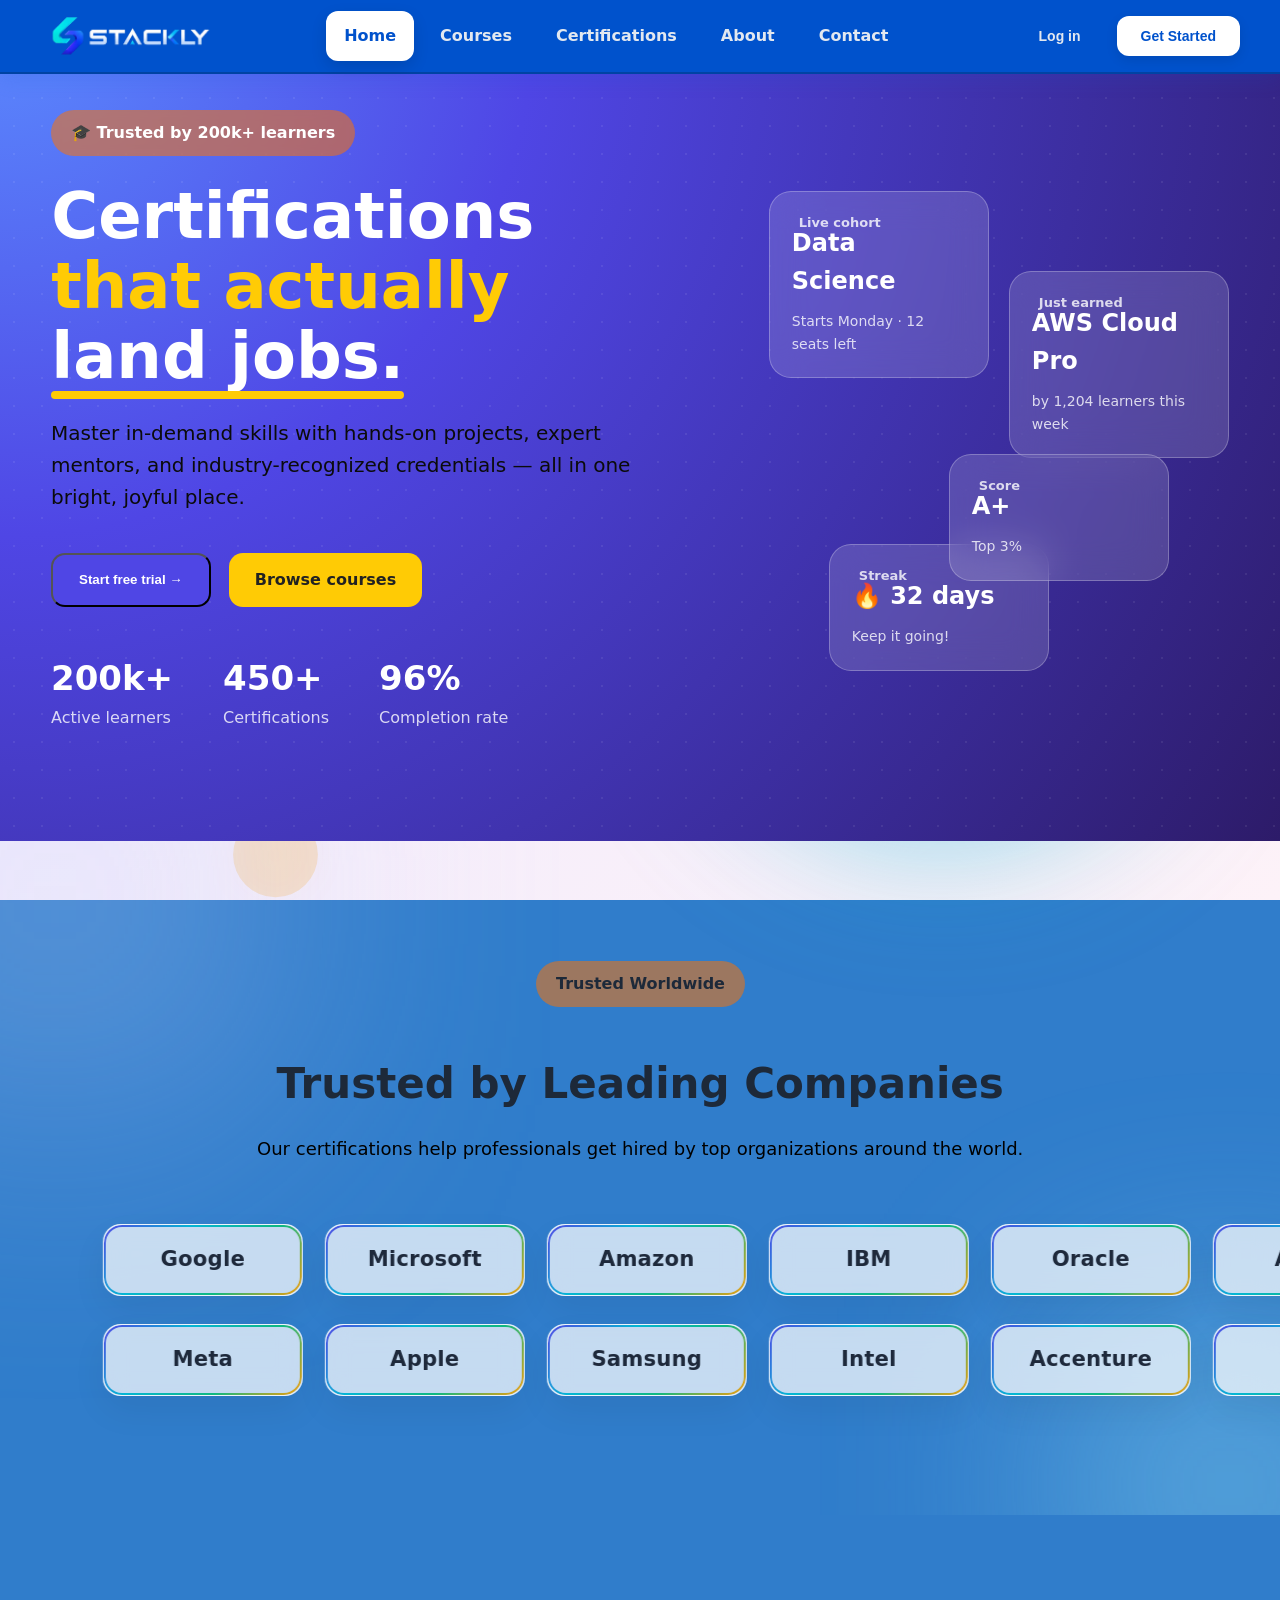
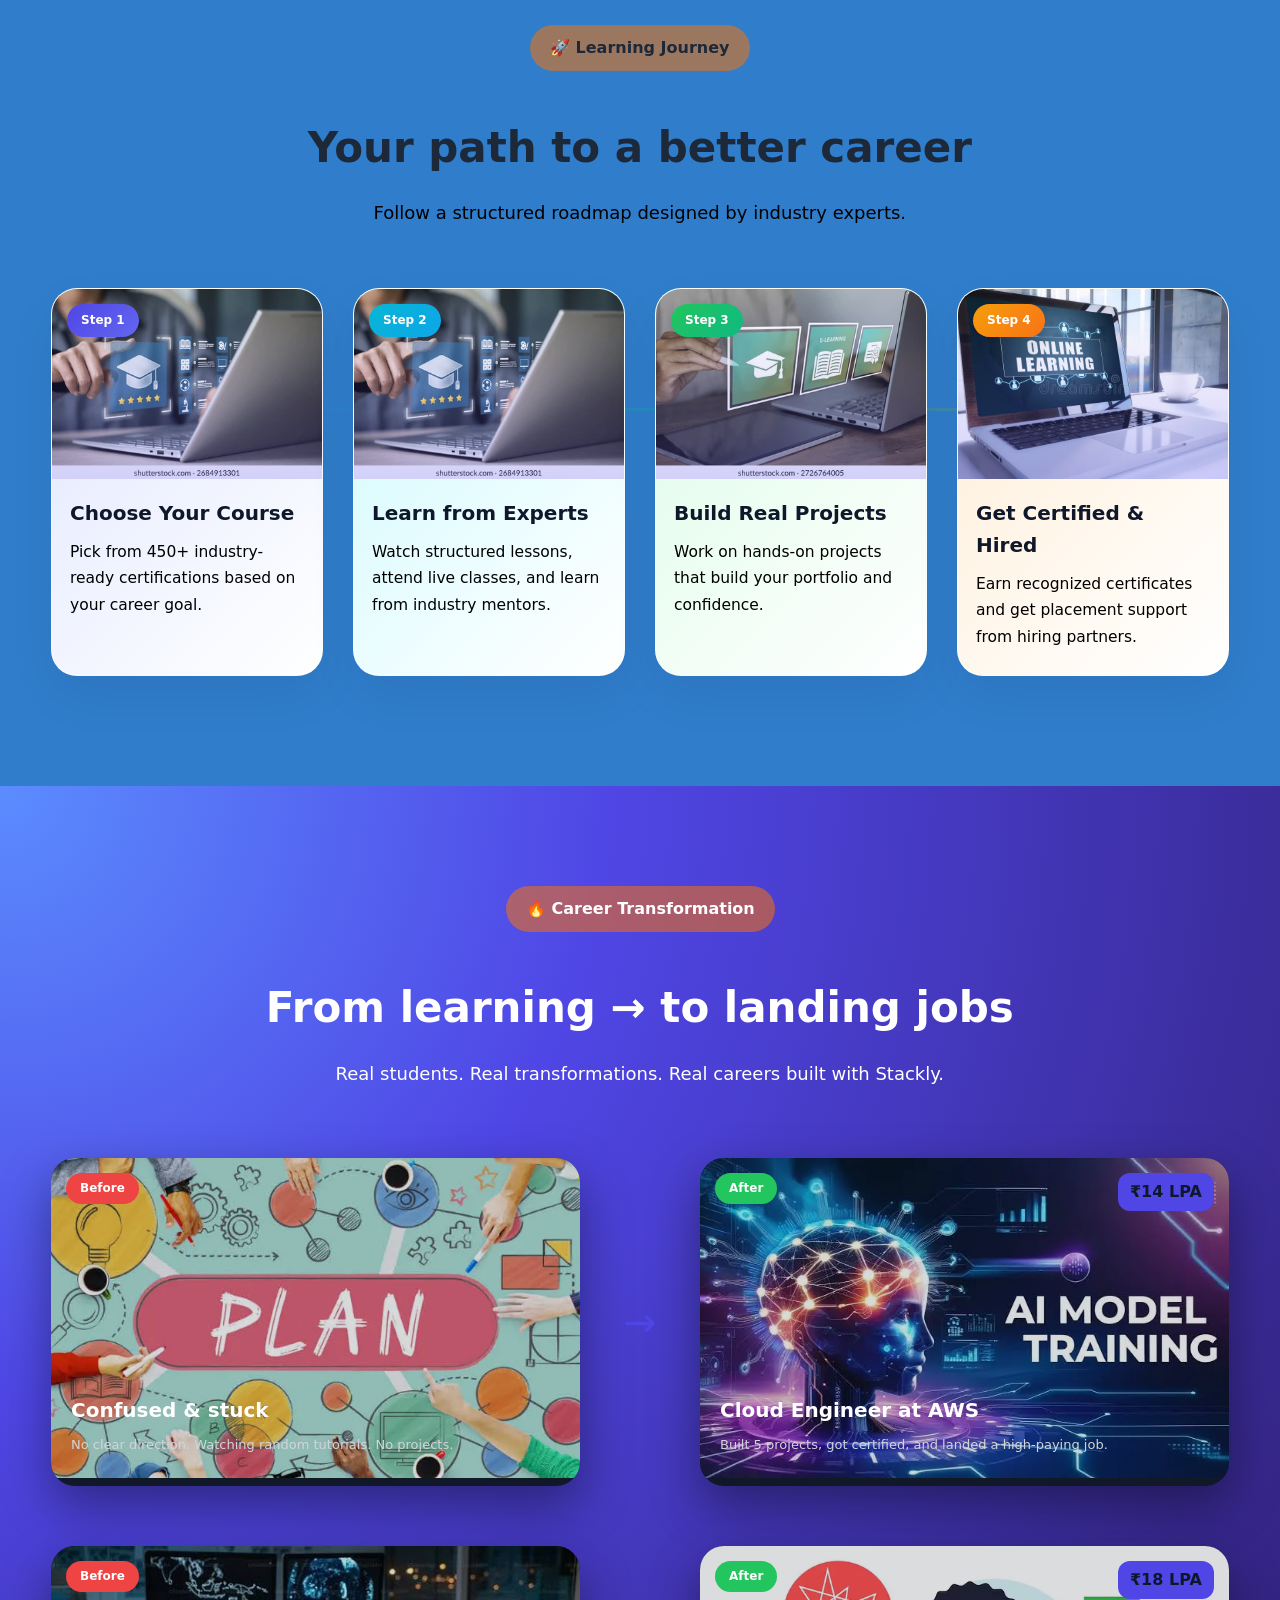
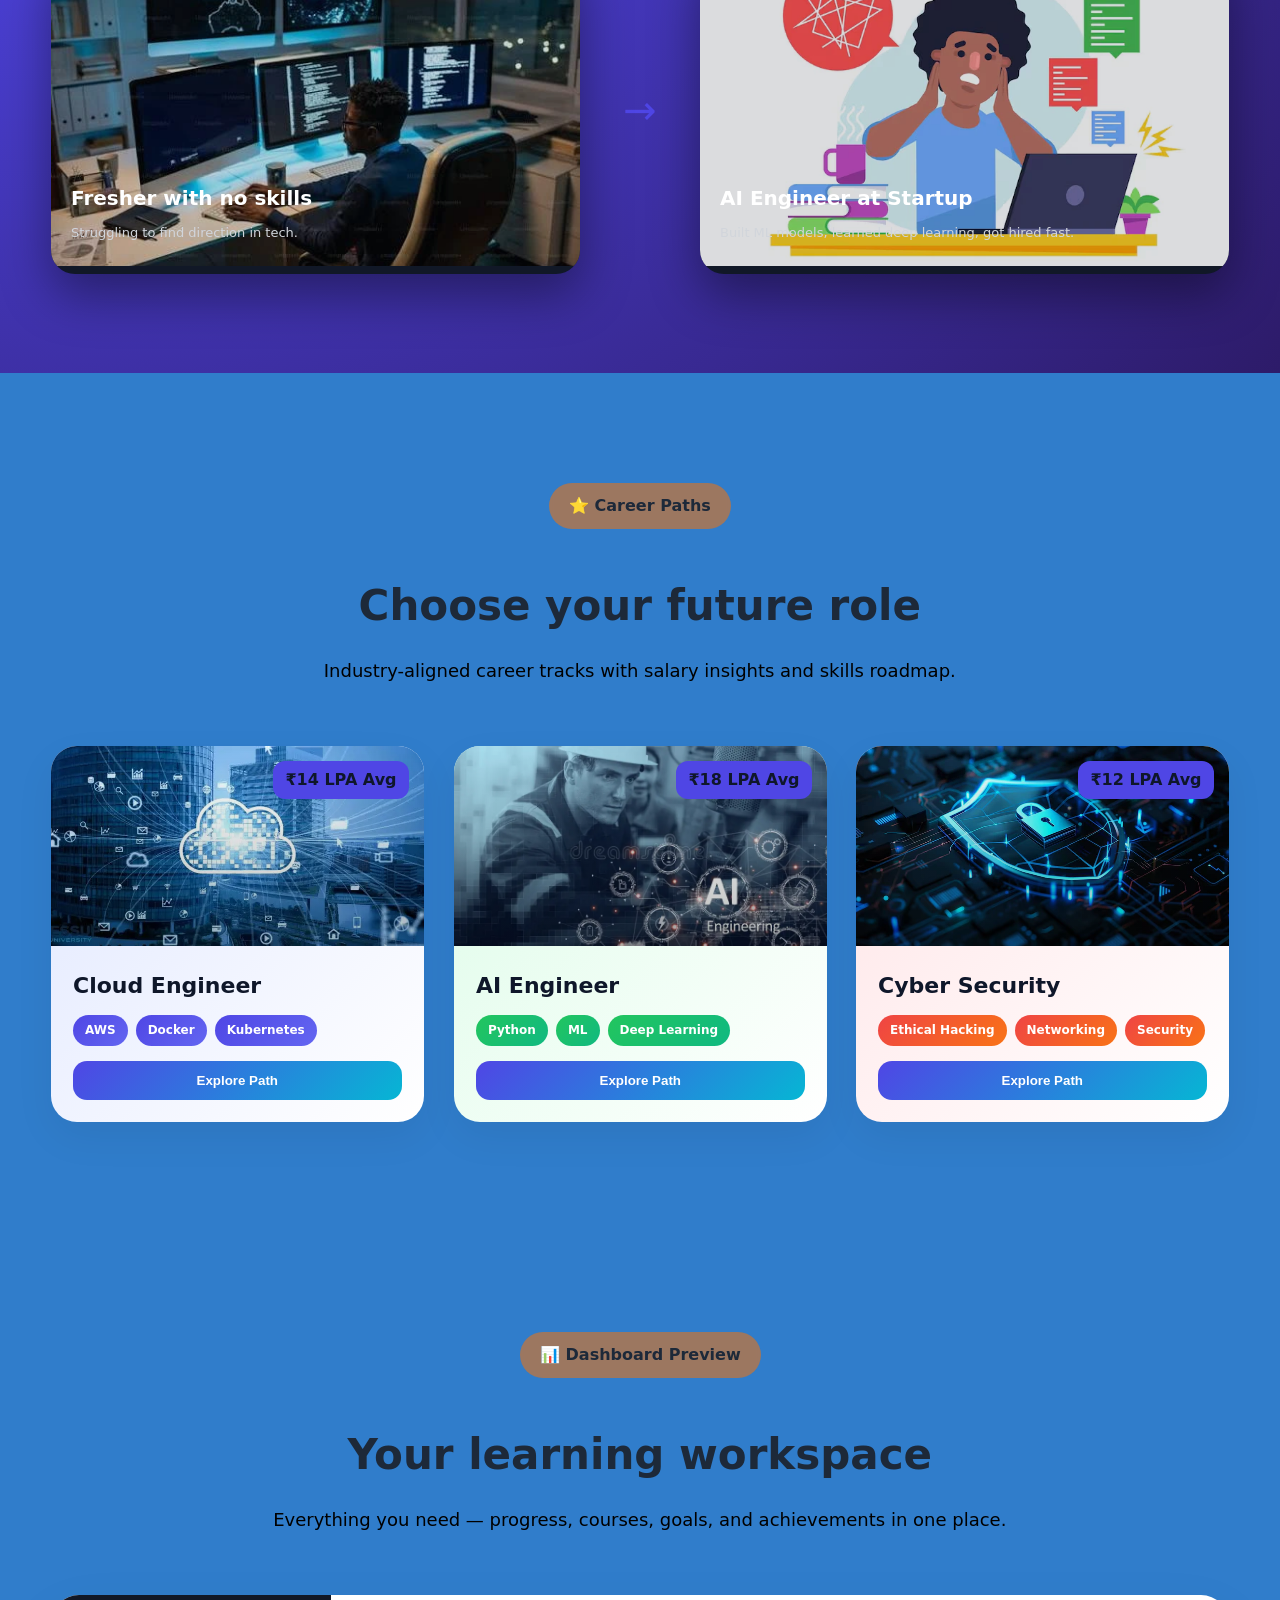
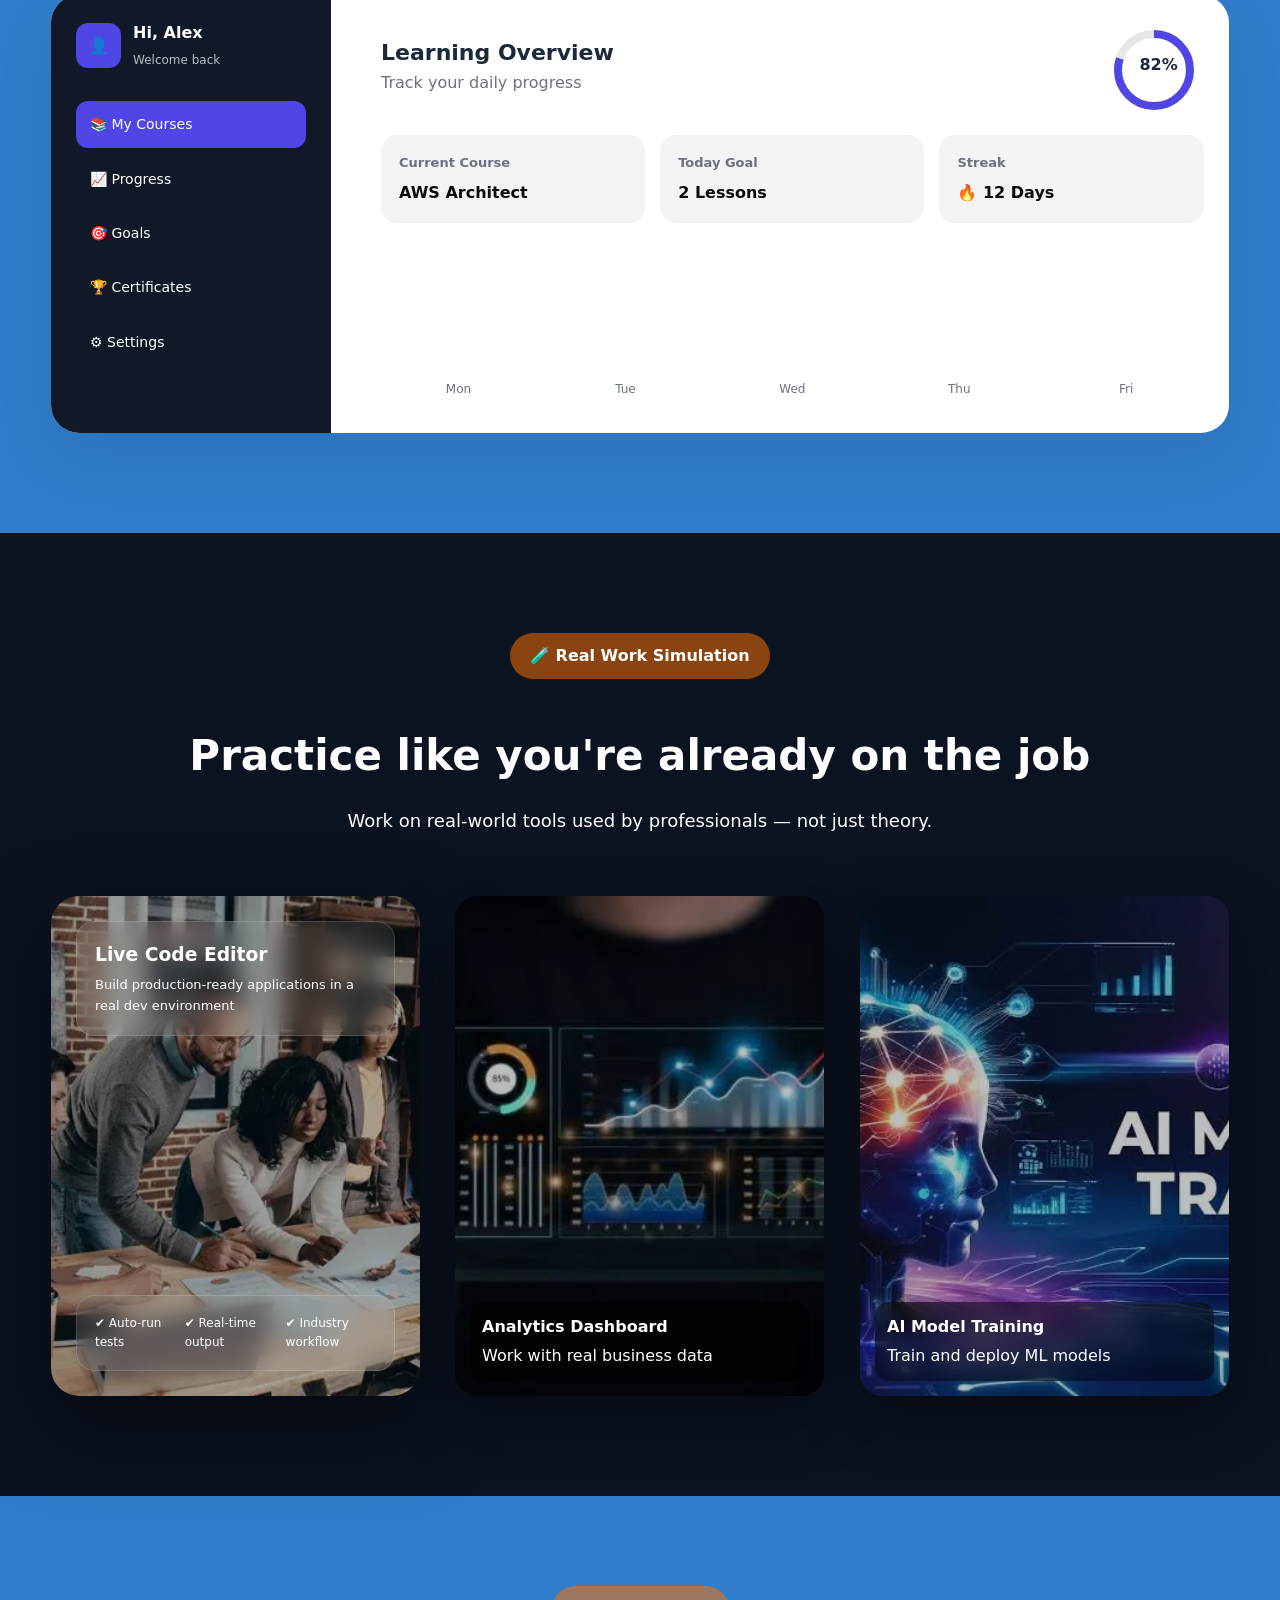
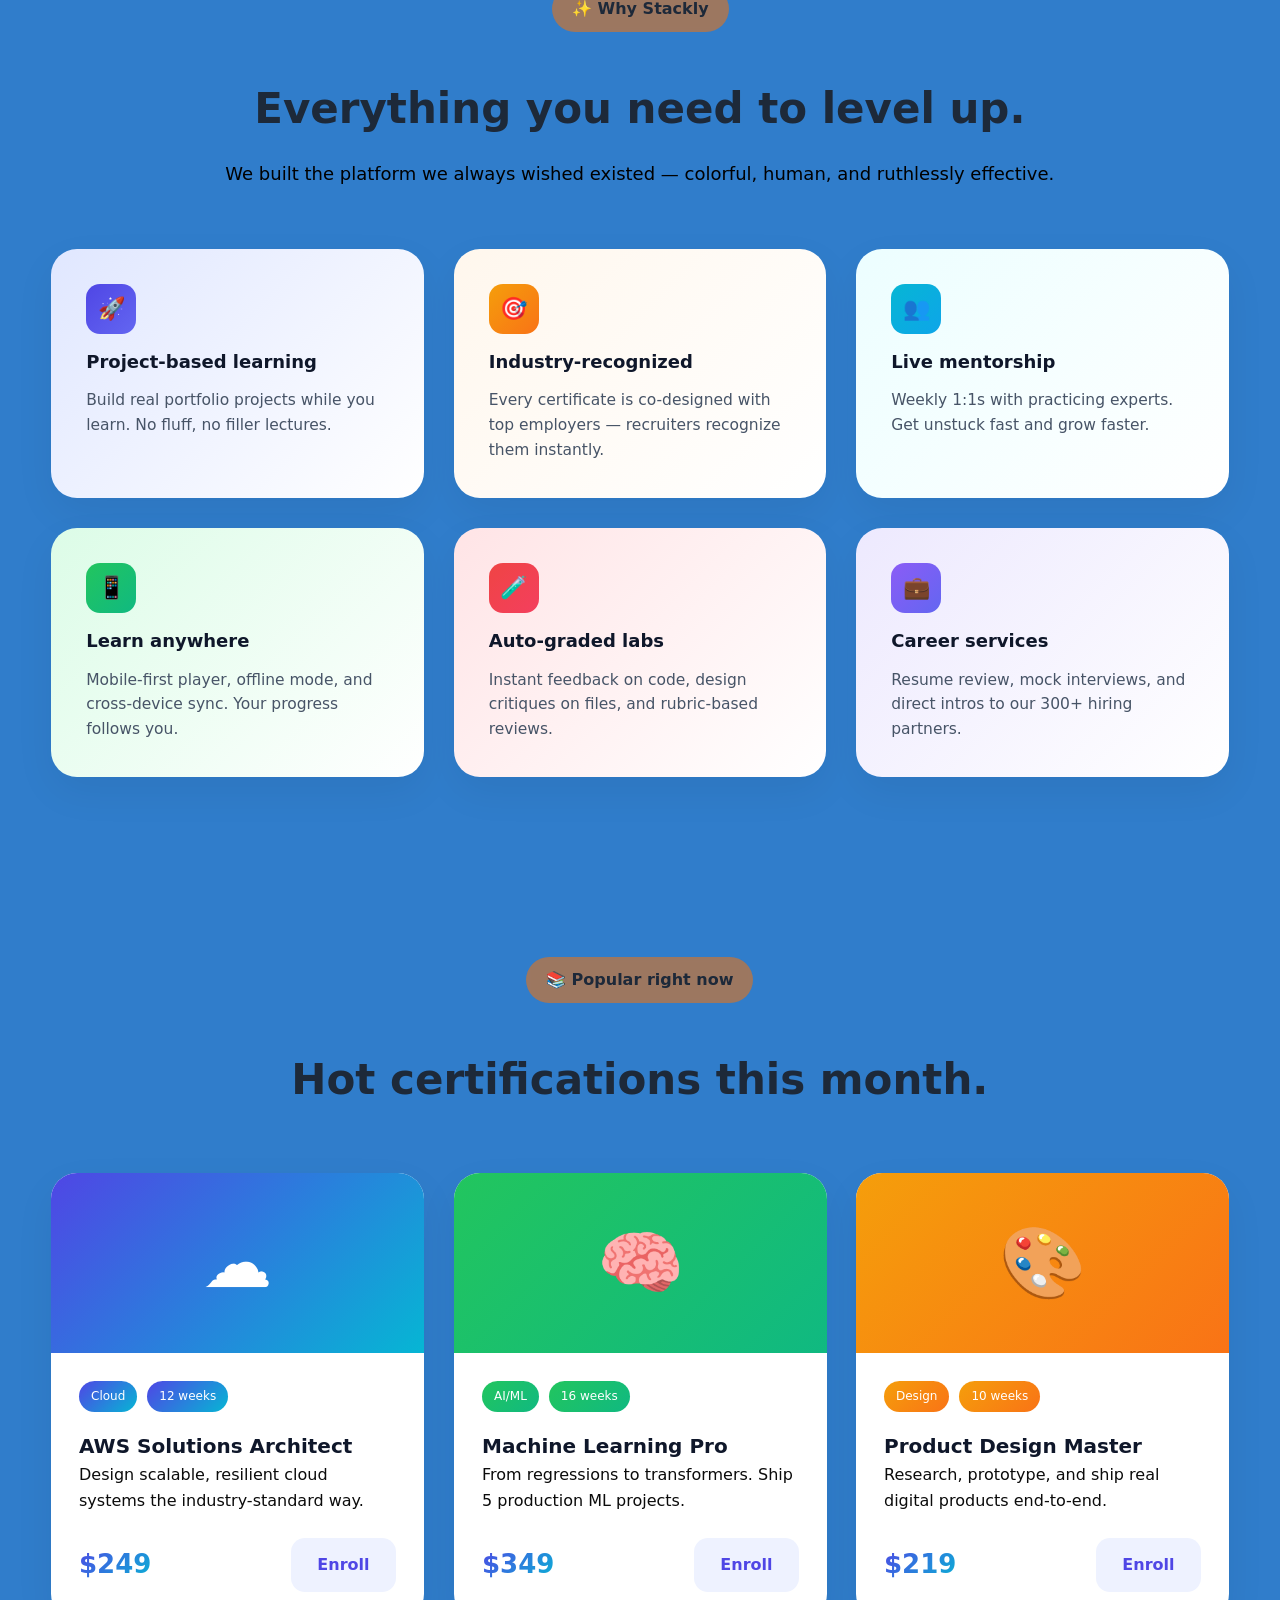
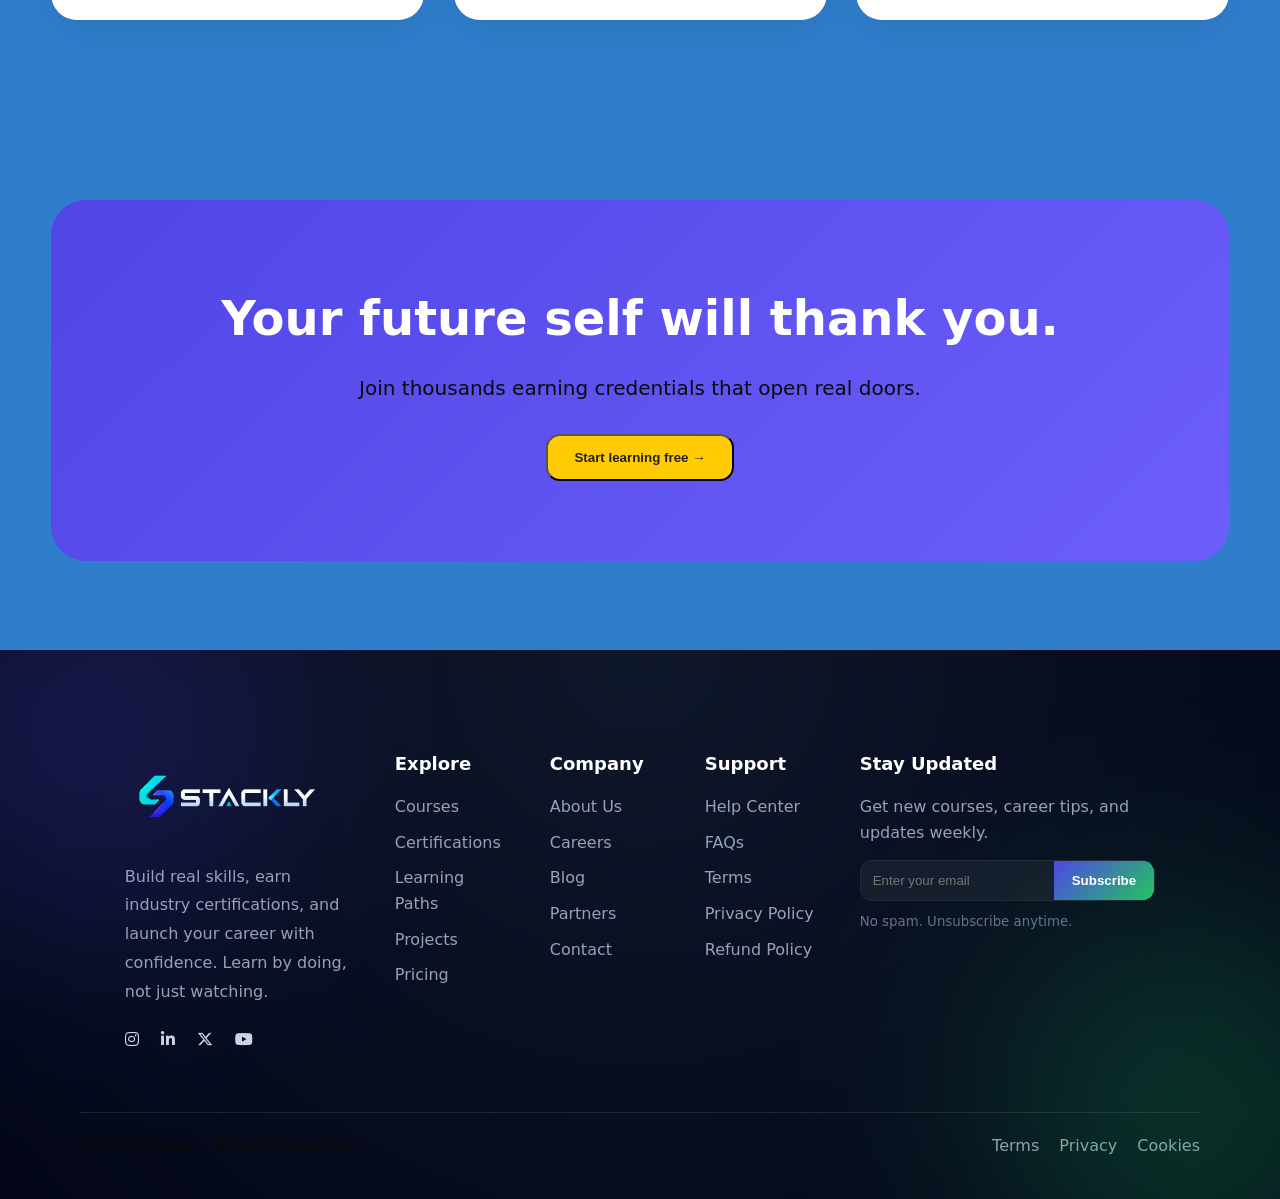
<file: index.html>
<!DOCTYPE html>
<html lang="en">
<head>
  <meta charset="UTF-8" />
  <meta name="viewport" content="width=device-width, initial-scale=1" />
  <title>Stackly — Certifications that get you hired</title>
  <meta name="description" content="Online certification platform with expert-led courses across tech, design, business & more." />
  <link rel="preconnect" href="https://fonts.googleapis.com" />
  <link rel="preconnect" href="https://fonts.gstatic.com" crossorigin />
  <link href="https://fonts.googleapis.com/css2?family=Inter:wght@400;600;700;800;900&display=swap" rel="stylesheet" />
  <link
      rel="stylesheet"
      href="https://cdnjs.cloudflare.com/ajax/libs/font-awesome/6.5.1/css/all.min.css"
    />
  <link rel="stylesheet" href="css/home.css" />
  <link rel="stylesheet" href="css/common.css" />
  <link rel="stylesheet" href="auth/auth.css">
</head>
<body data-page="home">

    <div id="auth-container"></div>

<div class="bg-gradient"></div>
<div class="bg-blobs"></div>
<canvas id="particles"></canvas>
<div class="cursor-glow"></div>

  <!-- NAV -->
<header class="nav-wrap">
    <div class="navbar">

        <a href="home.html" class="brand">
            <img src="images/stackly-logo.webp" alt="Stackly" class="brand-img">
        </a>

        <nav class="nav-links" id="navMenu">
            <a href="index.html" class="active">Home</a>
            <a href="courses.html">Courses</a>
            <a href="certifications.html">Certifications</a>
            <a href="about.html">About</a>
            <a href="contact.html">Contact</a>

            <div class="mobile-auth">
               <button class="mobile-btn primary" onclick="openAuth()">
                   Get Started
               </button>

               <button class="mobile-btn ghost" onclick="openAuth()">
                    Log In
               </button>
           </div>

            <div class="nav-contact-box">
                <h3 class="contact-heading">Get in Touch</h3>
                <div class="contact-item">
                    <span class="item-label">Phone</span>
                    <span class="item-value">📞 +91 9582465109</span>
                </div>
                <div class="contact-item">
                    <span class="item-label">Email</span>
                    <span class="item-value">✉️ support@Stackly.com</span>
                </div>
                <div class="contact-item">
                    <span class="item-label">Location</span>
                    <span class="item-value">📍 salem</span>
                </div>
            </div>

        </nav>

        <div class="nav-cta">

          

            <button type="button" class="btn btn-ghost"  onclick="openAuth()">
                Log in
            </button>

            <button class="btn btn-primary"  onclick="openAuth()">
                Get Started
            </button>


            <button
                class="nav-toggle"
                id="navToggle"
                aria-label="Toggle navigation"
                aria-expanded="false"
                aria-controls="navMenu">
                ☰
            </button>
        </div>

    </div>
</header>

  <!-- HERO -->

  <section class="hero">
    <div class="dot-grid"></div>
    <div class="container hero-grid">
      <div>
        <span class="chip reveal-left">🎓 Trusted by 200k+ learners</span>
        <h1 reveal-pop>Certifications <span class="swipe">that actually</span> <span class="underline">land jobs.</span></h1>
        <p class="lead reveal-right">Master in-demand skills with hands-on projects, expert mentors, and industry-recognized credentials — all in one bright, joyful place.</p>
        <div class="hero-actions reveal-up">
          <button class="btn btn-primary" onclick="window.location.href = 'error.html'" >Start free trial →</button>
          <a class="btn btn-yellow" href="error.html">Browse courses</a>
        </div>
        <div class="hero-stats reveal-pop">
          <div><strong>200k+</strong><span>Active learners</span></div>
          <div><strong>450+</strong><span>Certifications</span></div>
          <div><strong>96%</strong><span>Completion rate</span></div>
        </div>
      </div>
      <div class="hero-visual">
        <div class="card-float hv-1">
          <div class="label">Live cohort</div>
          <div class="value">Data Science</div>
          <div class="sub">Starts Monday · 12 seats left</div>
        </div>
        <div class="card-float hv-2">
          <div class="label">Just earned</div>
          <div class="value">AWS Cloud Pro</div>
          <div class="sub">by 1,204 learners this week</div>
        </div>
        <div class="card-float hv-3">
          <div class="label">Streak</div>
          <div class="value">🔥 32 days</div>
          <div class="sub">Keep it going!</div>
        </div>
        <div class="card-float hv-4">
          <div class="label">Score</div>
          <div class="value">A+</div>
          <div class="sub">Top 3%</div>
        </div>
      </div>
    </div>
  </section>

<!-- COMPANY SLIDER -->
<section class="trusted ">
    <div class="container">

        <div class="section-head">
            <span class="chip reveal-left">Trusted Worldwide</span>
            <h2 class="reveal-right">Trusted by Leading Companies</h2>
            <p class="reveal-up" >Our certifications help professionals get hired by top organizations around the world.</p>
        </div>

        <div class="company-slider">

            <div class="company-track left-track">
                <span>Google</span>
                <span>Microsoft</span>
                <span>Amazon</span>
                <span>IBM</span>
                <span>Oracle</span>
                <span>Adobe</span>
                <span>Cisco</span>
                <span>Netflix</span>

                <!-- Duplicate -->
                <span>Google</span>
                <span>Microsoft</span>
                <span>Amazon</span>
                <span>IBM</span>
                <span>Oracle</span>
                <span>Adobe</span>
                <span>Cisco</span>
                <span>Netflix</span>
            </div>

            <div class="company-track right-track">
                <span>Meta</span>
                <span>Apple</span>
                <span>Samsung</span>
                <span>Intel</span>
                <span>Accenture</span>
                <span>TCS</span>
                <span>Infosys</span>
                <span>Capgemini</span>

                <!-- Duplicate -->
                <span>Meta</span>
                <span>Apple</span>
                <span>Samsung</span>
                <span>Intel</span>
                <span>Accenture</span>
                <span>TCS</span>
                <span>Infosys</span>
                <span>Capgemini</span>

                <!-- Duplicate -->
                <span>Meta</span>
                <span>Apple</span>
                <span>Samsung</span>
                <span>Intel</span>
                <span>Accenture</span>
                <span>TCS</span>
                <span>Infosys</span>
                <span>Capgemini</span>
            </div>

        </div>

    </div>
</section>

<!-- LEARNING JOURNEY -->
 <section class="journey ">
  <div class="container">

    <div class="section-head">
      <span class="chip reveal-left">🚀 Learning Journey</span>
      <h2 class="reveal-right">Your path to a better career</h2>
      <p class="reveal-up">Follow a structured roadmap designed by industry experts.</p>
    </div>

    <div class="journey-grid">

      <!-- Step 1 -->
      <div class="journey-card reveal-pop">
        <div class="img-box">
          <img src="images/choose-your-course1.webp" alt="Choose Course">
        </div>
        <div class="step">Step 1</div>
        <h3>Choose Your Course</h3>
        <p>Pick from 450+ industry-ready certifications based on your career goal.</p>
      </div>

      <!-- Step 2 -->
      <div class="journey-card reveal-pop">
        <div class="img-box">
          <img src="images/choose-your-course2.webp" alt="Learn Online">
        </div>
        <div class="step">Step 2</div>
        <h3>Learn from Experts</h3>
        <p>Watch structured lessons, attend live classes, and learn from industry mentors.</p>
      </div>

      <!-- Step 3 -->
      <div class="journey-card reveal-pop">
        <div class="img-box">
          <img src="images/choose-your-course3.webp" alt="Build Projects">
        </div>
        <div class="step">Step 3</div>
        <h3>Build Real Projects</h3>
        <p>Work on hands-on projects that build your portfolio and confidence.</p>
      </div>

      <!-- Step 4 -->
      <div class="journey-card reveal-pop">
        <div class="img-box">
          <img src="images/choose-your-course4.webp" alt="Get Certified">
        </div>
        <div class="step">Step 4</div>
        <h3>Get Certified & Hired</h3>
        <p>Earn recognized certificates and get placement support from hiring partners.</p>
      </div>

    </div>

  </div>
</section>

<!-- TRANSFORMATION STORY -->
<section class="transformation ">
  <div class="container">

    <div class="section-head">
      <span class="chip reveal-left">🔥 Career Transformation</span>
      <h2 class="reveal-right">From learning → to landing jobs</h2>
      <p class="reveal-up">Real students. Real transformations. Real careers built with Stackly.</p>
    </div>

    <div class="story">

      <!-- STORY 1 -->
      <div class="story-block">

        <div class="story-side before reveal-pop">
          <img src="images/Course Planning.webp" alt="Before learning">
          <div class="label">Before</div>
          <h3>Confused & stuck</h3>
          <p>No clear direction. Watching random tutorials. No projects.</p>
        </div>

        <div class="arrow">→</div>

        <div class="story-side after reveal-pop">
          <img src="images/AI Model Training.webp" alt="After learning">
          <div class="label">After</div>
          <h3>Cloud Engineer at AWS</h3>
          <p>Built 5 projects, got certified, and landed a high-paying job.</p>
          <div class="salary">₹14 LPA</div>
        </div>

      </div>

      <!-- STORY 2 -->
      <div class="story-block">

        <div class="story-side before reveal-pop">
          <img src="images/Software Engineer.webp" alt="Before AI learning">
          <div class="label">Before</div>
          <h3>Fresher with no skills</h3>
          <p>Struggling to find direction in tech.</p>
        </div>

        <div class="arrow">→</div>

        <div class="story-side after reveal-pop">
          <img src="images/Fresher with no skills.webp" alt="After AI learning">
          <div class="label">After</div>
          <h3>AI Engineer at Startup</h3>
          <p>Built ML models, learned deep learning, got hired fast.</p>
          <div class="salary">₹18 LPA</div>
        </div>

      </div>

    </div>

  </div>
</section>


<!-- CAREER PATH -->
<section class="career ">
  <div class="container">

    <div class="section-head">
      <span class="chip reveal-left">⭐ Career Paths</span>
      <h2 class="reveal-right">Choose your future role</h2>
      <p class="reveal-up">Industry-aligned career tracks with salary insights and skills roadmap.</p>
    </div>

    <div class="career-grid">

      <!-- Card 1 -->
      <div class="career-card reveal-pop">
        <div class="career-img">
          <img src="images/Cloud Engineer.webp" alt="Cloud Engineer">
        </div>

        <div class="career-body">
          <h3>Cloud Engineer</h3>

          <div class="skills">
            <span>AWS</span>
            <span>Docker</span>
            <span>Kubernetes</span>
          </div>

          <div class="salary">₹14 LPA Avg</div>

          <button class="btn btn-primary" onclick="window.location.href='error.html'">Explore Path</button>
        </div>
      </div>

      <!-- Card 2 -->
      <div class="career-card reveal-pop">
        <div class="career-img">
          <img src="images/AI Engineer.webp" alt="AI Engineer">
        </div>

        <div class="career-body">
          <h3>AI Engineer</h3>

          <div class="skills">
            <span>Python</span>
            <span>ML</span>
            <span>Deep Learning</span>
          </div>

          <div class="salary">₹18 LPA Avg</div>

          <button class="btn btn-primary" onclick="window.location.href='error.html'">Explore Path</button>
        </div>
      </div>

      <!-- Card 3 -->
      <div class="career-card reveal-pop">
        <div class="career-img">
          <img src="images/Cyber Security.webp" alt="Cyber Security">
        </div>

        <div class="career-body">
          <h3>Cyber Security</h3>

          <div class="skills">
            <span>Ethical Hacking</span>
            <span>Networking</span>
            <span>Security</span>
          </div>

          <div class="salary">₹12 LPA Avg</div>

          <button class="btn btn-primary" onclick="window.location.href='error.html'">Explore Path</button>
        </div>
      </div>

    </div>

  </div>
</section>

<!-- MOCK DASHBOARD -->
<section class="dashboard-preview ">
  <div class="container">

    <div class="section-head">
      <span class="chip reveal-left">📊 Dashboard Preview</span>
      <h2 class="reveal-right">Your learning workspace</h2>
      <p class="reveal-up">Everything you need — progress, courses, goals, and achievements in one place.</p>
    </div>

    <div class="dashboard reveal-pop">

      <!-- LEFT SIDEBAR -->
      <div class="dash-sidebar">
        <div class="user">
          <div class="avatar">👤</div>
          <div>
            <h4>Hi, Alex</h4>
            <span>Welcome back</span>
          </div>
        </div>

        <div class="menu">
          <div class="active">📚 My Courses</div>
          <div>📈 Progress</div>
          <div>🎯 Goals</div>
          <div>🏆 Certificates</div>
          <div>⚙ Settings</div>
        </div>
      </div>

      <!-- MAIN CONTENT -->
      <div class="dash-main">

        <!-- TOP BAR -->
        <div class="dash-top">
          <div>
            <h3>Learning Overview</h3>
            <p>Track your daily progress</p>
          </div>

          <div class="progress-ring">
            <svg>
              <circle cx="40" cy="40" r="36"></circle>
              <circle cx="40" cy="40" r="36" class="progress"></circle>
            </svg>
            <span>82%</span>
          </div>
        </div>

        <!-- CARDS ROW -->
        <div class="dash-cards">

          <div class="mini-card">
            <h4>Current Course</h4>
            <p>AWS Architect</p>
          </div>

          <div class="mini-card">
            <h4>Today Goal</h4>
            <p>2 Lessons</p>
          </div>

          <div class="mini-card">
            <h4>Streak</h4>
            <p>🔥 12 Days</p>
          </div>

        </div>

        <!-- ACTIVITY -->
        <div class="activity">
          <!-- <h4>Recent Activity</h4> -->

          <div class="bar">
            <span>Mon</span>
            <div class="fill" style="height:40%"></div>
          </div>

          <div class="bar">
            <span>Tue</span>
            <div class="fill" style="height:70%"></div>
          </div>

          <div class="bar">
            <span>Wed</span>
            <div class="fill" style="height:90%"></div>
          </div>

          <div class="bar">
            <span>Thu</span>
            <div class="fill" style="height:60%"></div>
          </div>

          <div class="bar">
            <span>Fri</span>
            <div class="fill" style="height:80%"></div>
          </div>

        </div>

      </div>

    </div>

  </div>
</section>

<!-- REAL WORK -->
<section class="simulation ">
  <div class="container">

    <div class="section-head">
      <span class="chip reveal-left">🧪 Real Work Simulation</span>
      <h2 class="reveal-right">Practice like you're already on the job</h2>
      <p class="reveal-up">Work on real-world tools used by professionals — not just theory.</p>
    </div>

    <div class="sim-grid">

      <!-- MAIN BIG SIMULATION -->
      <div class="sim-main reveal-pop">

        <img src="images/200,000+ Learners.webp" alt="Coding workspace">

        <div class="overlay">

          <div class="glass-panel top">
            <h3>Live Code Editor</h3>
            <p>Build production-ready applications in a real dev environment</p>
          </div>

          <div class="glass-panel bottom">
            <span>✔ Auto-run tests</span>
            <span>✔ Real-time output</span>
            <span>✔ Industry workflow</span>
          </div>

        </div>
      </div>

      <!-- SIDE SIM 1 -->
      <div class="sim-side reveal-pop">

        <img src="images/Analytics Dashboard.webp" alt="Data dashboard">

        <div class="sim-label">
          <h4>Analytics Dashboard</h4>
          <p>Work with real business data</p>
        </div>

      </div>

      <!-- SIDE SIM 2 -->
      <div class="sim-side reveal-pop">

        <img src="images/AI Model Training.webp" alt="AI model screen">

        <div class="sim-label">
          <h4>AI Model Training</h4>
          <p>Train and deploy ML models</p>
        </div>

      </div>

    </div>

  </div>
</section>

<!-- WHY CHOOSE US -->

  <section >
    <div class="container">
      <div class="section-head">
        <span class="chip reveal-left">✨ Why Stackly</span>
        <h2 class="reveal-right">Everything you need to level up.</h2>
        <p class="reveal-up">We built the platform we always wished existed — colorful, human, and ruthlessly effective.</p>
      </div>
      <div class="features-grid">
        <div class="feature"><div class="icon">🚀</div><h3>Project-based learning</h3><p>Build real portfolio projects while you learn. No fluff, no filler lectures.</p></div>
        <div class="feature"><div class="icon">🎯</div><h3>Industry-recognized</h3><p>Every certificate is co-designed with top employers — recruiters recognize them instantly.</p></div>
        <div class="feature"><div class="icon">👥</div><h3>Live mentorship</h3><p>Weekly 1:1s with practicing experts. Get unstuck fast and grow faster.</p></div>
        <div class="feature"><div class="icon">📱</div><h3>Learn anywhere</h3><p>Mobile-first player, offline mode, and cross-device sync. Your progress follows you.</p></div>
        <div class="feature"><div class="icon">🧪</div><h3>Auto-graded labs</h3><p>Instant feedback on code, design critiques on files, and rubric-based reviews.</p></div>
        <div class="feature"><div class="icon">💼</div><h3>Career services</h3><p>Resume review, mock interviews, and direct intros to our 300+ hiring partners.</p></div>
      </div>
    </div>
  </section>

  <section>
    <div class="container">
      <div class="section-head">
        <span class="chip reveal-left">📚 Popular right now</span>
        <h2 class="reveal-right">Hot certifications this month.</h2>
      </div>
      <div class="courses-grid">
        <div class="course reveal-pop">
          <div class="thumb">☁️</div>
          <div class="course-body">
            <div class="meta"><span class="tag">Cloud</span><span class="tag">12 weeks</span></div>
            <h3>AWS Solutions Architect</h3>
            <p>Design scalable, resilient cloud systems the industry-standard way.</p>
            <div class="course-footer"><span class="price">$249</span><a class="btn btn-secondary" href="error.html">Enroll</a></div>
          </div>
        </div>
        <div class="course reveal-pop">
          <div class="thumb">🧠</div>
          <div class="course-body">
            <div class="meta"><span class="tag">AI/ML</span><span class="tag">16 weeks</span></div>
            <h3>Machine Learning Pro</h3>
            <p>From regressions to transformers. Ship 5 production ML projects.</p>
            <div class="course-footer"><span class="price">$349</span><a class="btn btn-secondary" href="error.html">Enroll</a></div>
          </div>
        </div>
        <div class="course reveal-pop">
          <div class="thumb">🎨</div>
          <div class="course-body">
            <div class="meta"><span class="tag">Design</span><span class="tag">10 weeks</span></div>
            <h3>Product Design Master</h3>
            <p>Research, prototype, and ship real digital products end-to-end.</p>
            <div class="course-footer"><span class="price">$219</span><a class="btn btn-secondary" href="error.html">Enroll</a></div>
          </div>
        </div>
      </div>
    </div>
  </section>

  <section class="reveal-pop">
    <div class="container">
      <div class="cta-banner">
        <h2>Your future self will thank you.</h2>
        <p>Join thousands earning credentials that open real doors.</p>
        <button class="btn btn-yellow" onclick="window.location.href='error.html'">Start learning free →</button>
      </div>
    </div>
  </section>

<!-- FOOTER -->
<footer class="site-footer ">

  <div class="container footer-grid">

    <!-- BRAND -->
    <div class="footer-brand">
      <a href="index.html" class="footer-logo">
         <img src="images/stackly-logo.webp" alt="Stackly Logo">
      </a>
      <p>
        Build real skills, earn industry certifications, and launch your career
        with confidence. Learn by doing, not just watching.
      </p>

      <div class="socials">
            <a onclick="window.location.href = 'error.html'">
              <i class="fa-brands fa-instagram"></i>
            </a>
            <a onclick="window.location.href = 'error.html'">
              <i class="fa-brands fa-linkedin-in"></i>
            </a>
            <a onclick="window.location.href = 'error.html'">
              <i class="fa-brands fa-x-twitter"></i>
            </a>
            <a onclick="window.location.href = 'error.html'">
              <i class="fa-brands fa-youtube"></i>
            </a>
          </div>
    </div>

    <!-- LINKS -->
    <div class="footer-col">
      <h3>Explore</h3>
      <a href="error.html">Courses</a>
      <a href="error.html">Certifications</a>
      <a href="error.html">Learning Paths</a>
      <a href="error.html">Projects</a>
      <a href="error.html">Pricing</a>
    </div>

    <div class="footer-col">
      <h3>Company</h3>
      <a href="error.html">About Us</a>
      <a href="error.html">Careers</a>
      <a href="error.html">Blog</a>
      <a href="error.html">Partners</a>
      <a href="error.html">Contact</a>
    </div>

    <div class="footer-col">
      <h3>Support</h3>
      <a href="error.html">Help Center</a>
      <a href="error.html">FAQs</a>
      <a href="error.html">Terms</a>
      <a href="error.html">Privacy Policy</a>
      <a href="error.html">Refund Policy</a>
    </div>

    <!-- NEWSLETTER -->
    <div class="footer-newsletter">
      <h3>Stay Updated</h3>
      <p>Get new courses, career tips, and updates weekly.</p>

      <div class="newsletter-box">
        <input type="email" placeholder="Enter your email">
        <button  onclick="window.location.href = 'error.html'">Subscribe</button>
      </div>

      <small>No spam. Unsubscribe anytime.</small>
    </div>

  </div>

  <!-- BOTTOM BAR -->
  <div class="footer-bottom">
    <p>© 2026 Stackly. All rights reserved.</p>

    <div class="footer-links">
      <a href="error.html">Terms</a>
      <a href="error.html">Privacy</a>
      <a href="error.html">Cookies</a>
    </div>
  </div>

</footer>

    <!-- Scripts -->

    <script>
        fetch("auth/auth.html")
  .then(res => res.text())
  .then(html => {
    document.getElementById("auth-container").innerHTML = html;
  });
    </script>

  
  <div id="modal-slot"></div>
  <script src="js/common.js"></script>
  <script src="js/home.js"></script>
  <script  src="auth/auth.js" defer></script>
</body>
</html>
</file>
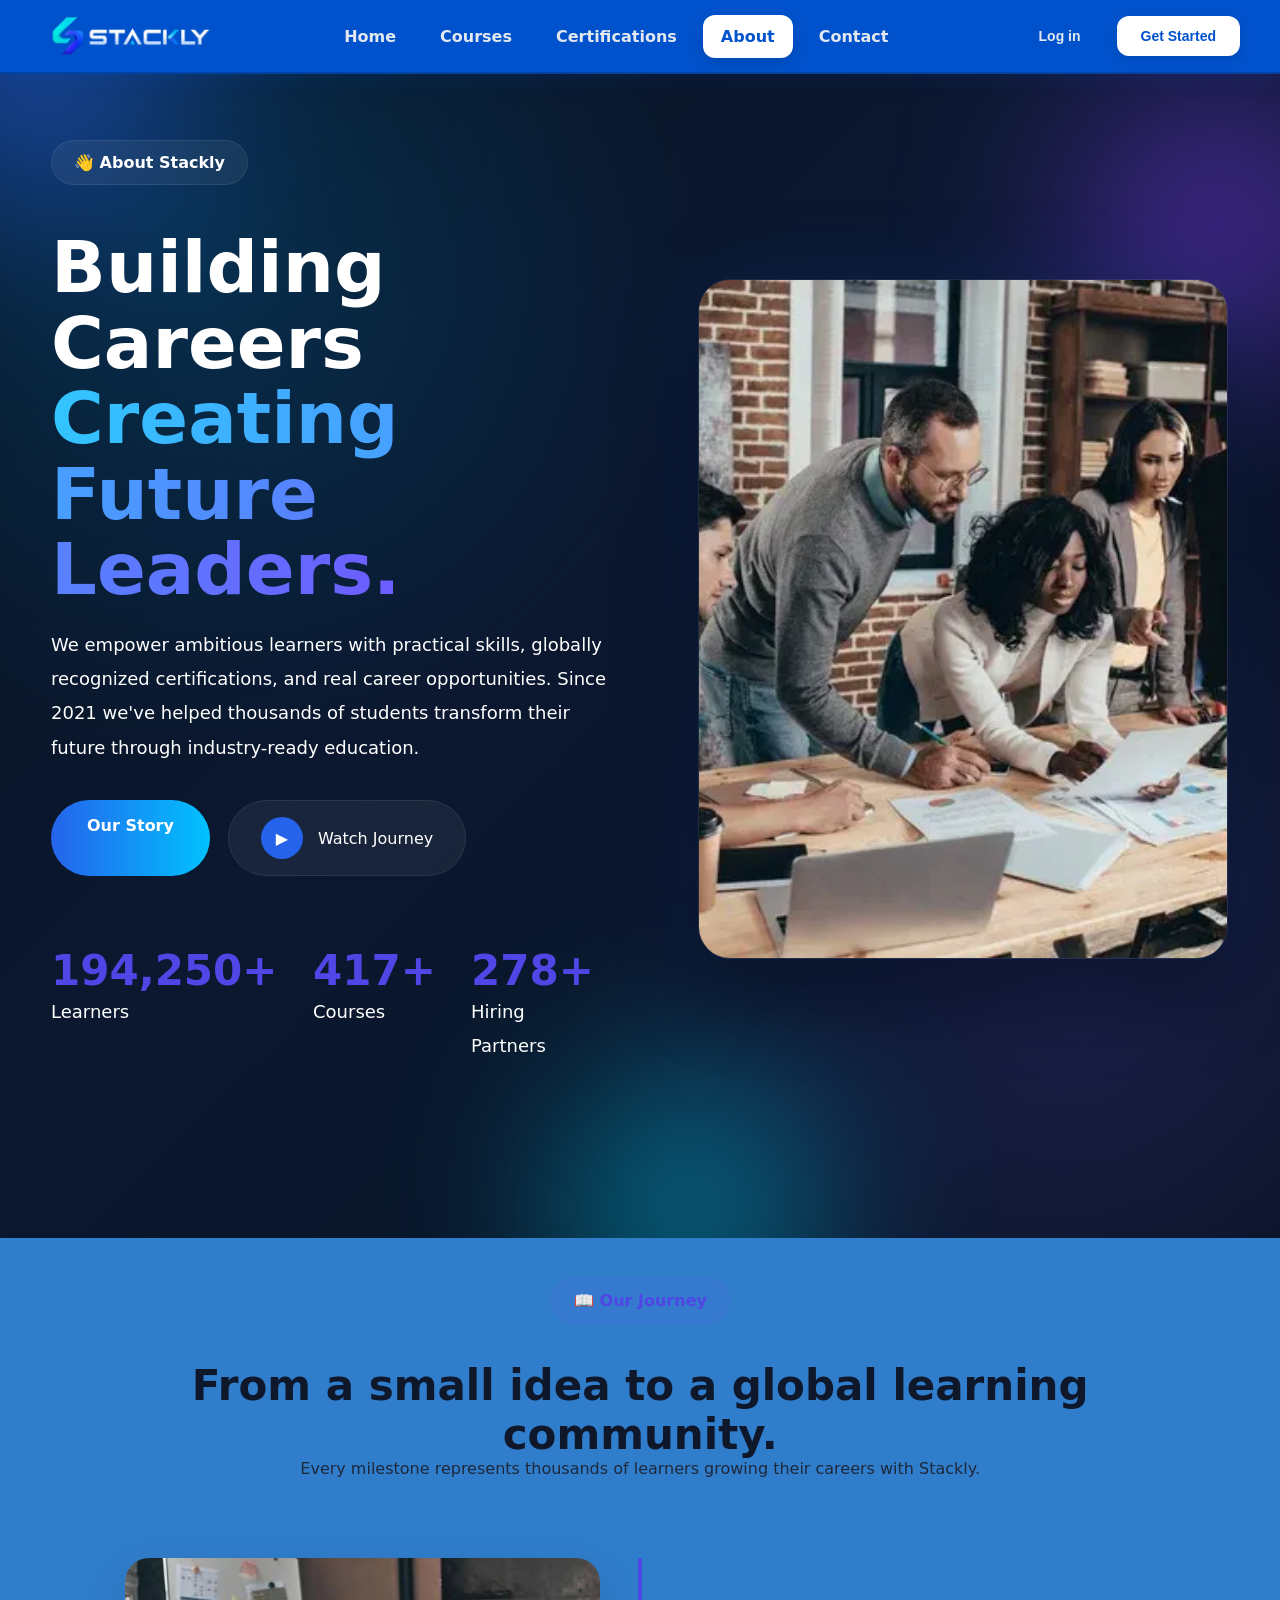
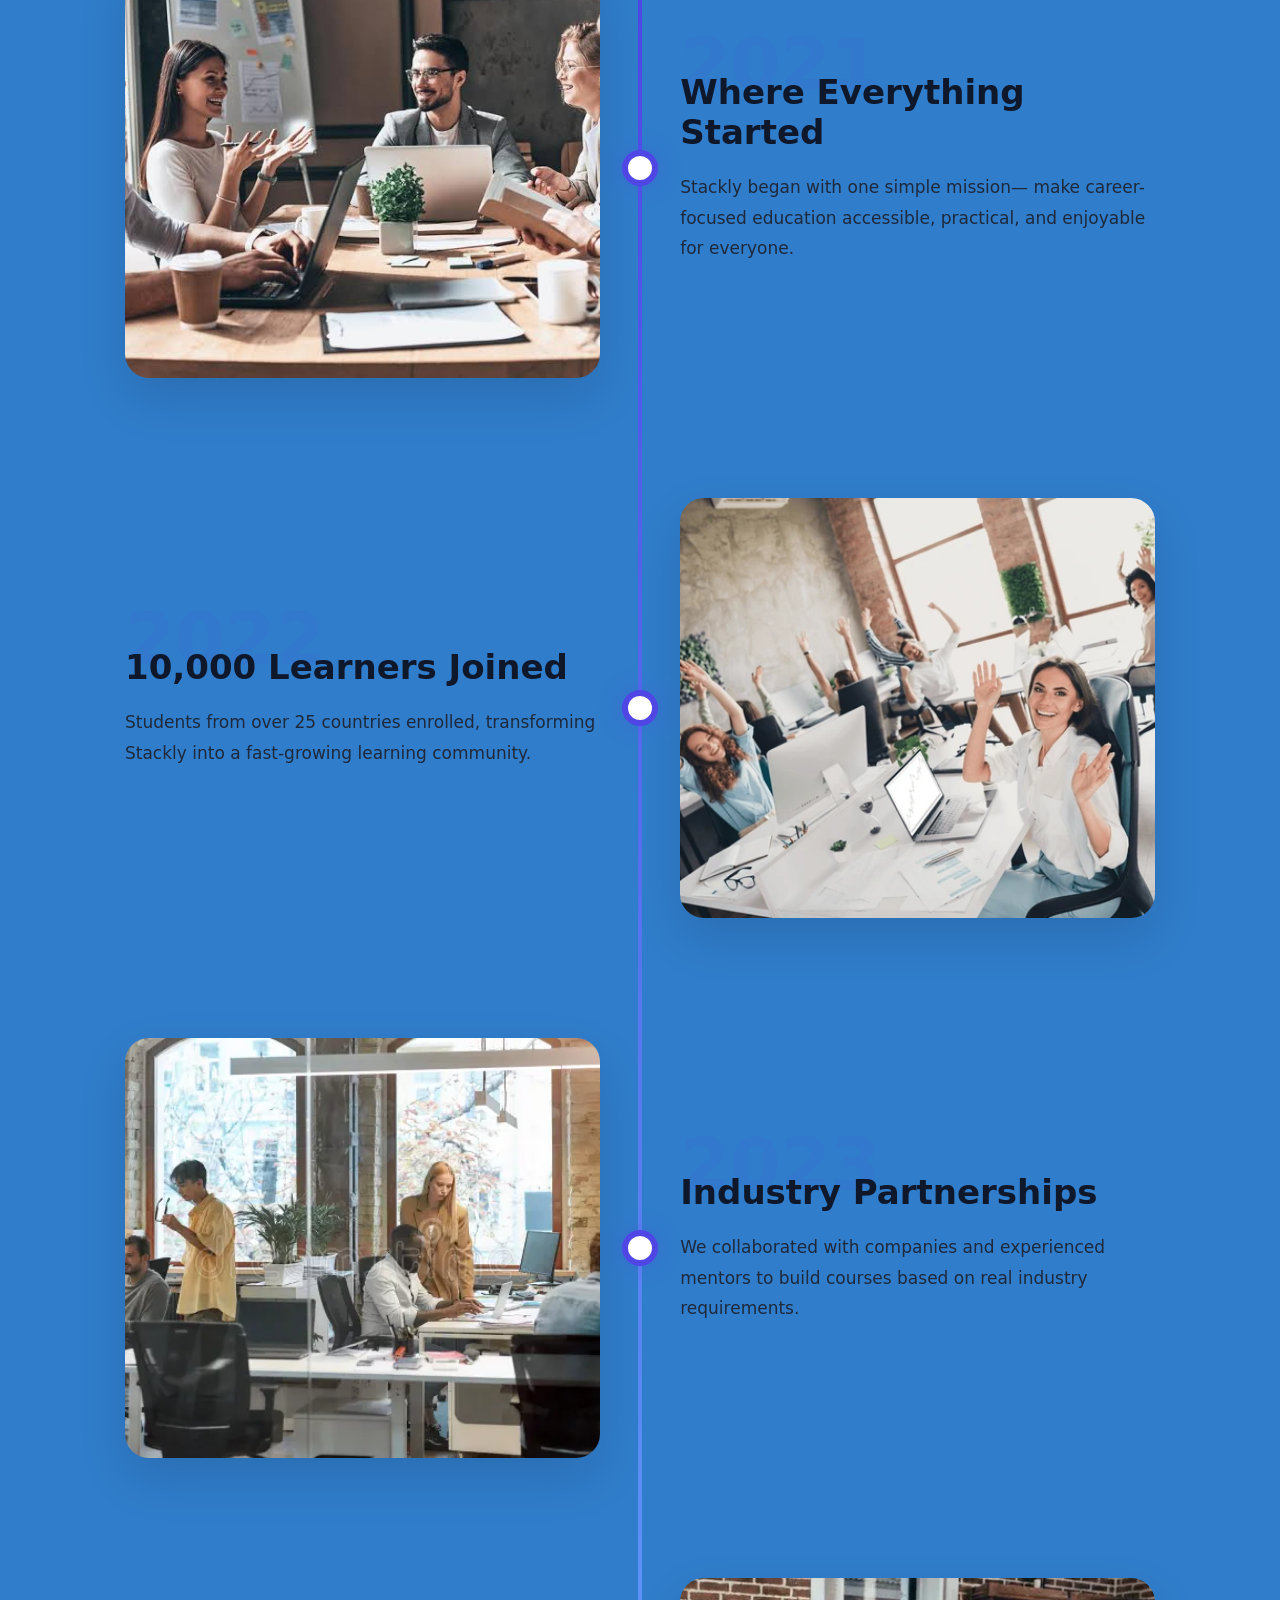
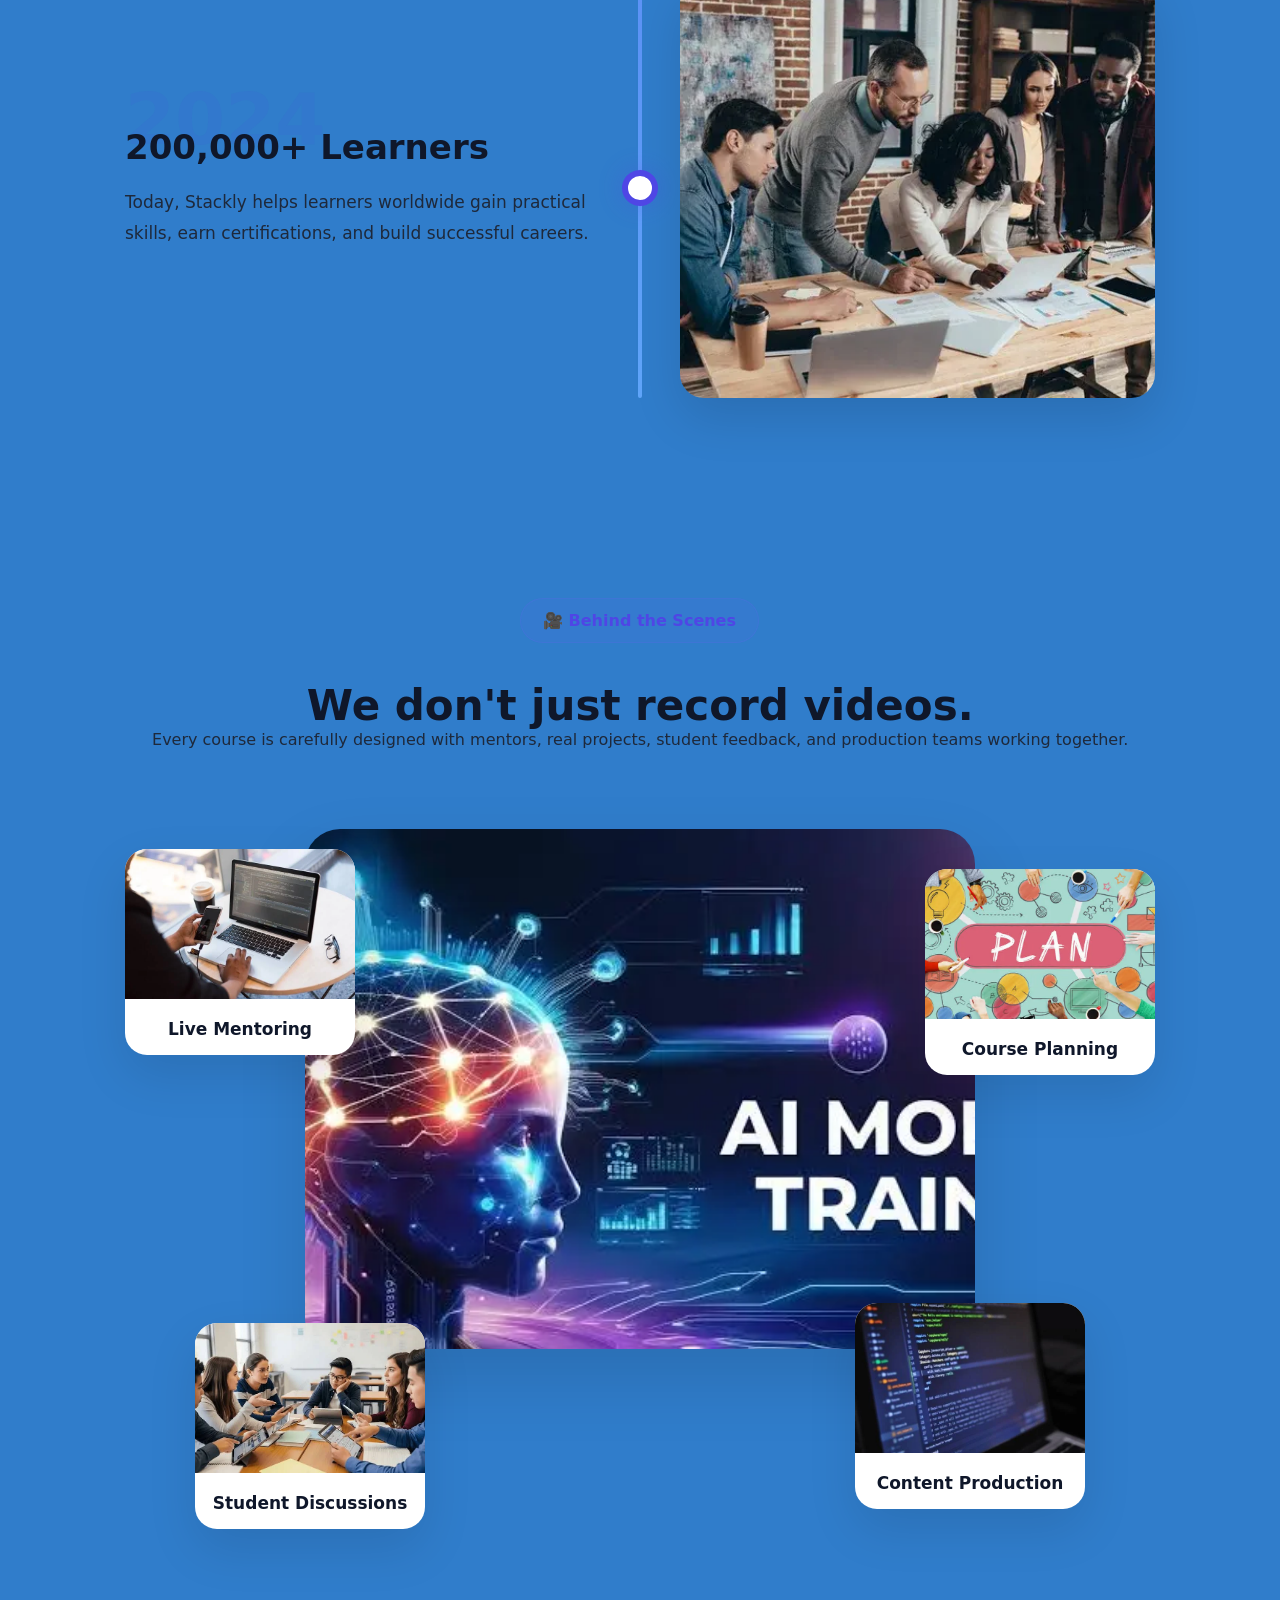
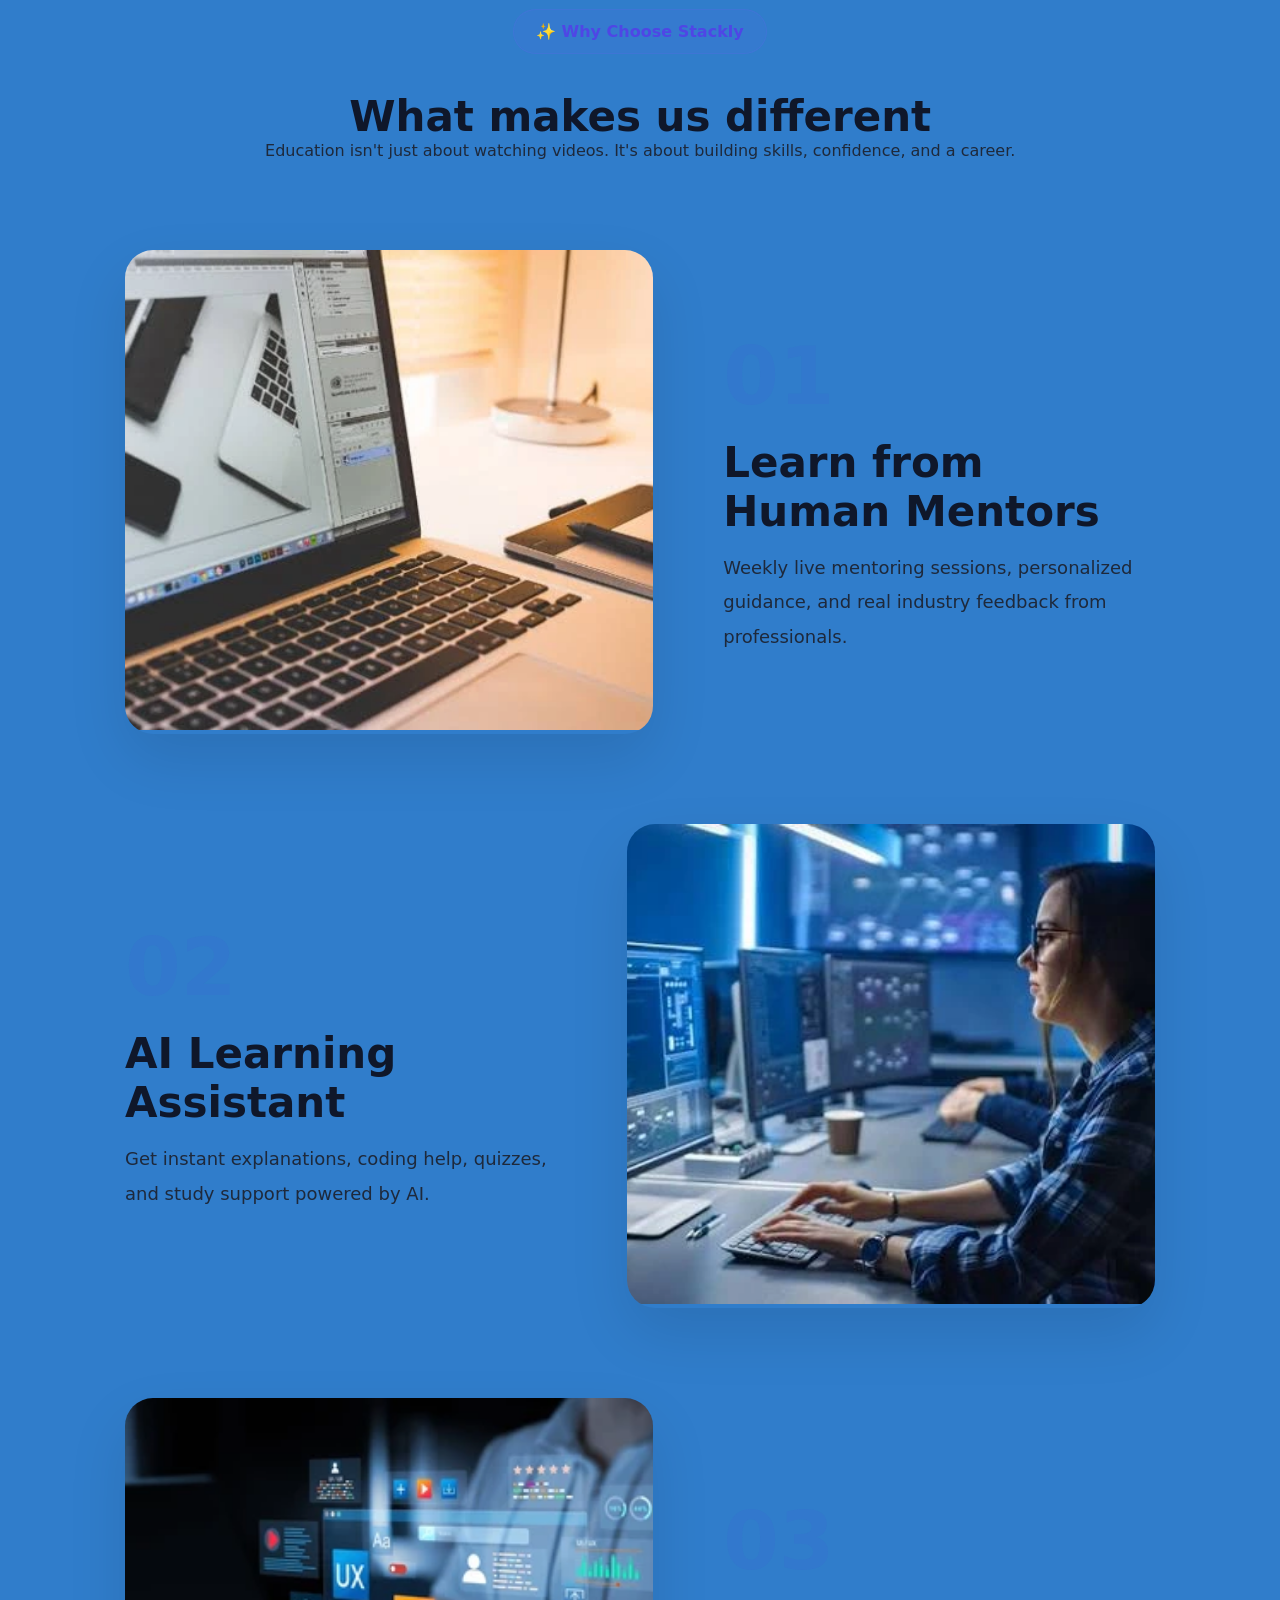
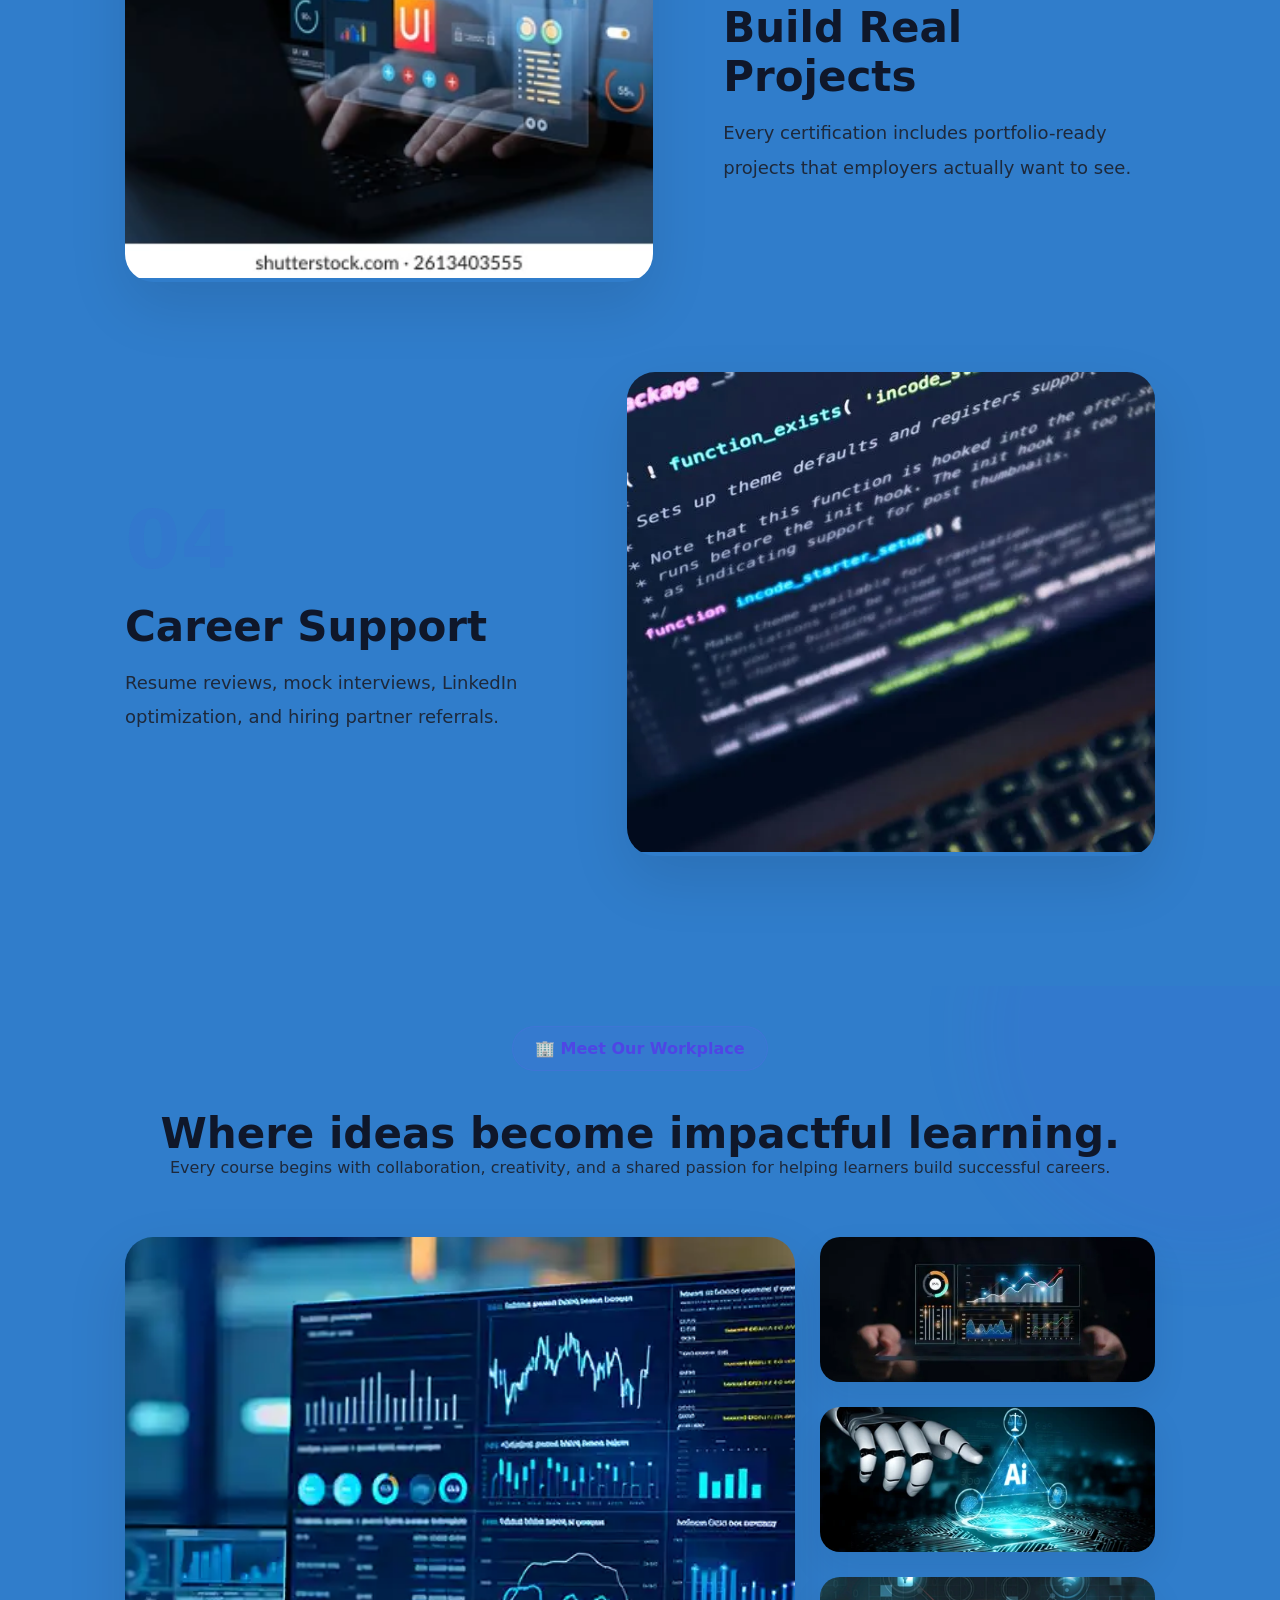
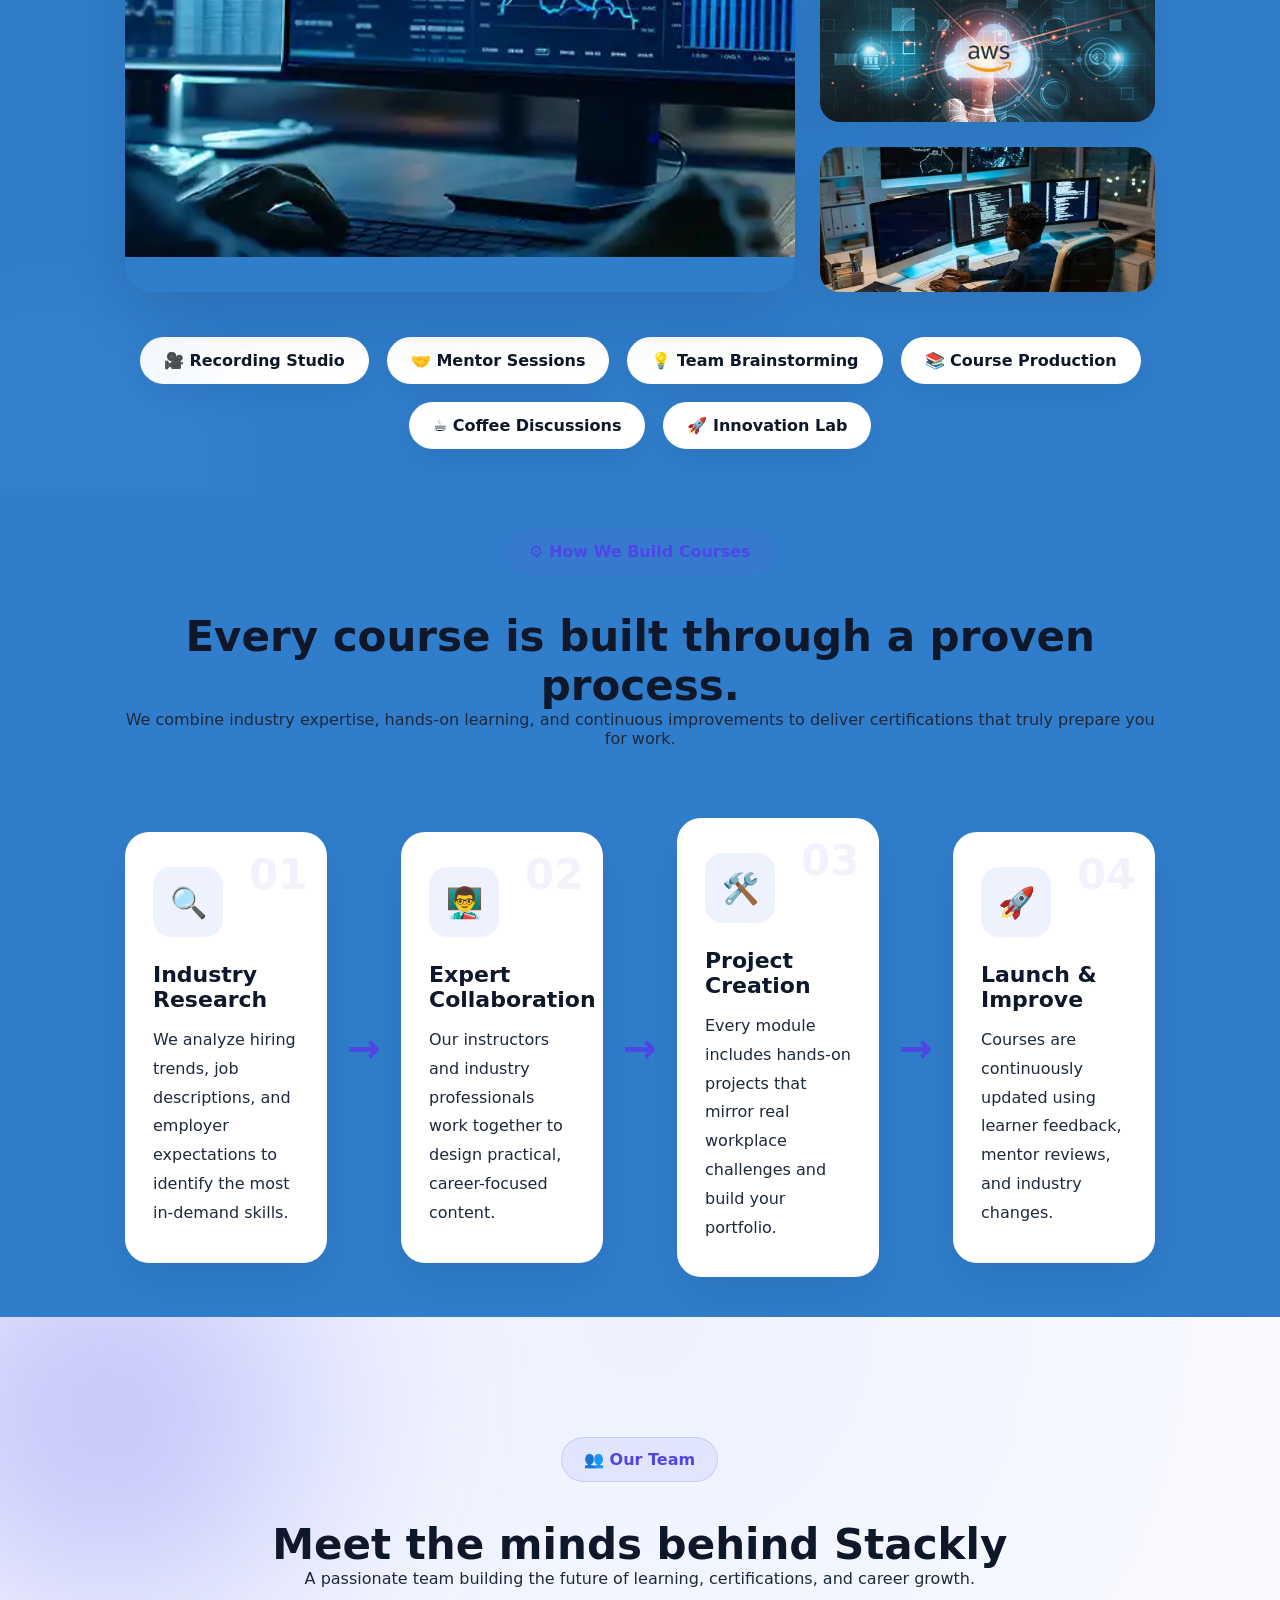
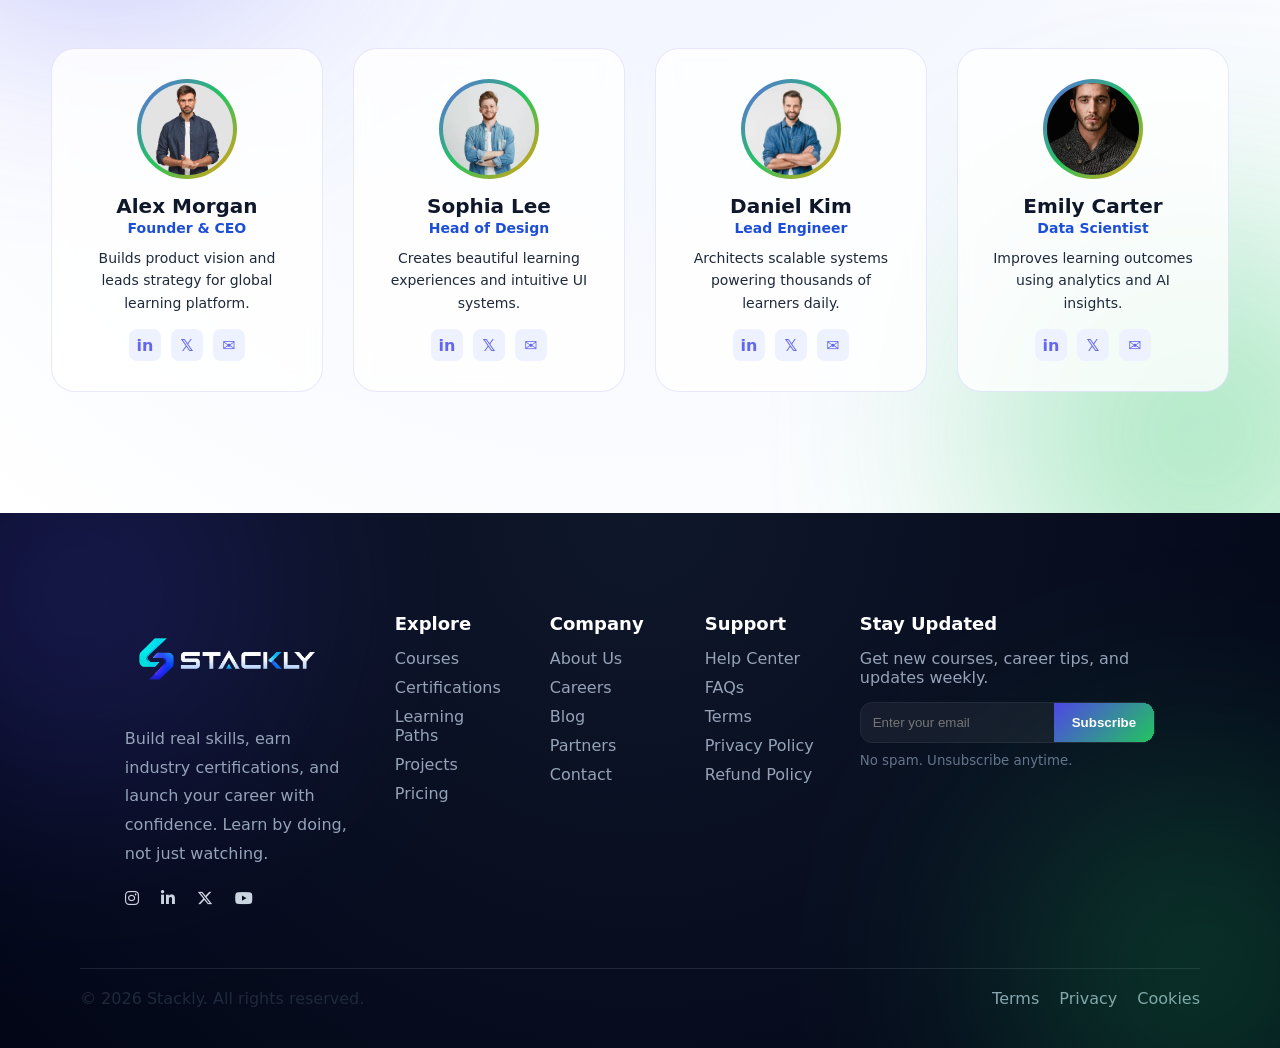
<file: about.html>
<!DOCTYPE html>
<html lang="en">
<head>
  <meta charset="UTF-8" />
  <meta name="viewport" content="width=device-width, initial-scale=1" />
  <title>About — Stackly</title>
  <meta name="description" content="We're on a mission to make quality education radically accessible." />
  <link href="https://fonts.googleapis.com/css2?family=Inter:wght@400;600;700;800;900&display=swap" rel="stylesheet" />
  <link
      rel="stylesheet"
      href="https://cdnjs.cloudflare.com/ajax/libs/font-awesome/6.5.1/css/all.min.css"
    />
  <link rel="stylesheet" href="css/common.css" />
  <link rel="stylesheet" href="css/about.css" />
  <link rel="stylesheet" href="auth/auth.css" />
  
</head>
<body data-page="about">

    <div id="auth-container"></div>

<div class="bg-gradient"></div>
<div class="bg-blobs"></div>
<canvas id="particles"></canvas>
<div class="cursor-glow"></div>


  <!-- NAV -->
<header class="nav-wrap">
    <div class="navbar">

        <a href="home.html" class="brand">
            <img src="images/stackly-logo.webp" alt="Stackly" class="brand-img">
        </a>

        <nav class="nav-links" id="navMenu">
            <a href="index.html">Home</a>
            <a href="courses.html">Courses</a>
            <a href="certifications.html">Certifications</a>
            <a href="about.html" class="active">About</a>
            <a href="contact.html">Contact</a>

             <div class="mobile-auth">
               <button class="mobile-btn primary" onclick="openAuth()">
                   Get Started
               </button>

               <button class="mobile-btn ghost" onclick="openAuth()">
                    Log In
               </button>
           </div>

           <div class="nav-contact-box">
                <h3 class="contact-heading">Get in Touch</h3>
                <div class="contact-item">
                    <span class="item-label">Phone</span>
                    <span class="item-value">📞 +91 9582465109</span>
                </div>
                <div class="contact-item">
                    <span class="item-label">Email</span>
                    <span class="item-value">✉️ support@Stackly.com</span>
                </div>
                <div class="contact-item">
                    <span class="item-label">Location</span>
                    <span class="item-value">📍 salem</span>
                </div>
            </div>
        </nav>

        <div class="nav-cta">
            <button class="btn btn-ghost" onclick="openAuth()">
                Log in
            </button>

            <button class="btn btn-primary" onclick="openAuth()">
                Get Started
            </button>

            <button
                class="nav-toggle"
                id="navToggle"
                aria-label="Toggle navigation"
                aria-expanded="false"
                aria-controls="navMenu">
                ☰
            </button>
        </div>

    </div>
</header>

  <!-- HERO -->
<section class="about-hero">

    <!-- Background Elements -->
    <div class="hero-overlay"></div>

    <div class="hero-blob blob-1"></div>
    <div class="hero-blob blob-2"></div>
    <div class="hero-blob blob-3"></div>

    <div class="container hero-grid">

        <!-- LEFT CONTENT -->

        <div class="hero-content">

            <span class="hero-chip reveal-left">
                👋 About Stackly
            </span>

            <h1 class="hero-title reveal-left">
                Building Careers
                <br>
                <span>Creating Future Leaders.</span>
            </h1>

            <p class="hero-description reveal-right">

                We empower ambitious learners with practical skills,
                globally recognized certifications, and real career
                opportunities. Since 2021 we've helped thousands of
                students transform their future through industry-ready
                education.

            </p>

            <div class="hero-buttons reveal-up">

                <a href="error.html" class="btn-primary">
                    Our Story
                </a>

                <a href="error.html" class="btn-secondary">

                    <span class="play-btn">
                        ▶
                    </span>

                    Watch Journey

                </a>

            </div>

            <!-- STATS -->

            <div class="hero-stats">

                <div class="stat-card reveal-pop">

                    <h2 data-target="210000">0</h2>

                    <p>Learners</p>

                </div>

                <div class="stat-card reveal-pop">

                    <h2 data-target="450">0</h2>

                    <p>Courses</p>

                </div>

                <!-- <div class="stat-card reveal-pop">

                    <h2 data-target="98">0</h2>

                    <p>Success Rate</p>

                </div> -->

                <div class="stat-card reveal-pop">

                    <h2 data-target="300">0</h2>

                    <p>Hiring Partners</p>

                </div>

            </div>

        </div>

        <!-- RIGHT CONTENT -->

        <div class="hero-image-wrapper reveal-right">

            <img
                src="images/200,000+ Learners.webp"
                alt="Students Learning"
            >

            <!-- Floating Card -->

            <!-- <div class="floating-card card-one">

                ⭐

                <div class="stat reveal-pop">

                    <strong>4.9/5 Rating</strong>

                    <span>Student Reviews</span>

                </div>

            </div>

            <div class="floating-card card-two">

                🎓

                <div class="stat reveal-pop">

                    <strong >210K+</strong>

                    <span>Active Learners</span>

                </div>

            </div>

            <div class="floating-card card-three">

                💼

                <div class="stat reveal-pop">

                    <strong>300+</strong>

                    <span>Hiring Partners</span>

                </div>

            </div> -->

        </div>

    </div>

</section>

  <!-- hero-2 -->
<section class="story-section">

    <div class="container">

        <div class="section-head">
            <span class="chip reveal-left">📖 Our Journey</span>
            <h2 class="reveal-right">From a small idea to a global learning community.</h2>
            <p class="reveal-up">Every milestone represents thousands of learners growing their careers with Stackly.</p>
        </div>

        <div class="timeline">

            <!-- 2021 -->
            <div class="timeline-item reveal-pop">

                <div class="timeline-image">
                    <img src="images/Where Everything Started.jpg" alt="">
                </div>

                <div class="timeline-content">
                    <span class="year">2021</span>
                    <h3>Where Everything Started</h3>
                    <p>
                        Stackly began with one simple mission—
                        make career-focused education accessible,
                        practical, and enjoyable for everyone.
                    </p>
                </div>

            </div>

            <!-- 2022 -->
            <div class="timeline-item reverse reveal-pop">

                <div class="timeline-image">
                    <img src="images/Where Everything Started-2.webp" alt="">
                </div>

                <div class="timeline-content">
                    <span class="year">2022</span>
                    <h3>10,000 Learners Joined</h3>
                    <p>
                        Students from over 25 countries enrolled,
                        transforming Stackly into a fast-growing
                        learning community.
                    </p>
                </div>

            </div>

            <!-- 2023 -->
            <div class="timeline-item reveal-pop">

                <div class="timeline-image">
                    <img src="images/Industry Partnerships.webp" alt="">
                </div>

                <div class="timeline-content">
                    <span class="year">2023</span>
                    <h3>Industry Partnerships</h3>
                    <p>
                        We collaborated with companies and experienced
                        mentors to build courses based on real industry
                        requirements.
                    </p>
                </div>

            </div>

            <!-- 2024 -->
            <div class="timeline-item reverse reveal-pop">

                <div class="timeline-image">
                    <img src="images/200,000+ Learners.webp" alt="">
                </div>

                <div class="timeline-content">
                    <span class="year">2024</span>
                    <h3>200,000+ Learners</h3>
                    <p>
                        Today, Stackly helps learners worldwide gain
                        practical skills, earn certifications, and build
                        successful careers.
                    </p>
                </div>

            </div>

        </div>

    </div>

</section>

<!-- SECTION-2 -->
<section class="inside-section">

    <div class="container">

        <div class="section-head">
            <span class="chip reveal-left">🎥 Behind the Scenes</span>
            <h2 class="reveal-right">We don't just record videos.</h2>
            <p class="reveal-up">
                Every course is carefully designed with mentors,
                real projects, student feedback, and production teams
                working together.
            </p>
        </div>

        <div class="inside-layout">

            <!-- Main Image -->

            <div class="hero-image reveal-pop">
                <img src="images/AI Model Training.webp" alt="">
            </div>

            <!-- Floating Images -->

            <div class="floating top-left reveal-pop">
                <img src="images/Live Mentoring.webp" alt="">
                <h4>Live Mentoring</h4>
            </div>

            <div class="floating top-right reveal-pop">
                <img src="images/Course Planning.webp" alt="">
                <h4>Course Planning</h4>
            </div>

            <div class="floating bottom-left reveal-pop">
                <img src="images/Student Discussions.webp" alt="">
                <h4>Student Discussions</h4>
            </div>

            <div class="floating bottom-right reveal-pop">
                <img src="images/Live Code Editor.webp" alt="">
                <h4>Content Production</h4>
            </div>

        </div>

    </div>

</section>

<!-- WHAT MAKES US DIFFERENT -->
<section class="difference">

    <div class="container">

        <div class="section-head">
            <span class="chip reveal-left">✨ Why Choose Stackly</span>
            <h2 class="reveal-right">What makes us different</h2>
            <p class="reveal-up">
                Education isn't just about watching videos.
                It's about building skills, confidence, and a career.
            </p>
        </div>

        <!-- Row 1 -->

        <div class="difference-row reveal-pop">

            <div class="difference-image">
                <img src="images/laptop background.webp">
            </div>

            <div class="difference-text">

                <span>01</span>

                <h3>Learn from Human Mentors</h3>

                <p>
                    Weekly live mentoring sessions,
                    personalized guidance,
                    and real industry feedback
                    from professionals.
                </p>

            </div>

        </div>

        <!-- Row 2 -->

        <div class="difference-row reverse reveal-pop">

            <div class="difference-image">
                <img src="images/Engineer at Startup.webp">
            </div>

            <div class="difference-text">

                <span>02</span>

                <h3>AI Learning Assistant</h3>

                <p>
                    Get instant explanations,
                    coding help,
                    quizzes,
                    and study support
                    powered by AI.
                </p>

            </div>

        </div>

        <!-- Row 3 -->

        <div class="difference-row reveal-pop">

            <div class="difference-image">
                <img src="images/UIUX Designer.webp">
            </div>

            <div class="difference-text">

                <span>03</span>

                <h3>Build Real Projects</h3>

                <p>
                    Every certification includes
                    portfolio-ready projects
                    that employers actually
                    want to see.
                </p>

            </div>

        </div>

        <!-- Row 4 -->

        <div class="difference-row reverse reveal-pop">

            <div class="difference-image">
                <img src="images/Coding.webp">
            </div>

            <div class="difference-text">

                <span>04</span>

                <h3>Career Support</h3>

                <p>
                    Resume reviews,
                    mock interviews,
                    LinkedIn optimization,
                    and hiring partner referrals.
                </p>

            </div>

        </div>

    </div>

</section>

<!-- WORK PLACES -->
<section class="workplace">

    <div class="container">

        <div class="section-head">
            <span class="chip reveal-left">🏢 Meet Our Workplace</span>
            <h2 class="reveal-right">Where ideas become impactful learning.</h2>
            <p class="reveal-up">
                Every course begins with collaboration, creativity, and a shared passion
                for helping learners build successful careers.
            </p>
        </div>

        <div class="workplace-grid">

            <!-- Large Image -->

            <div class="workplace-main reveal-pop">
                <img src="images/Machine Learning.webp" alt="Stackly Office">
            </div>

            <!-- Right Images -->

            <div class="workplace-side reveal-pop">

                <img src="images/Analytics Dashboard.webp" alt="Team Collaboration">

                <img src="images/Artificial Intelligence.webp" alt="Content Production">

                <img src="images/AWS-cloud.webp" alt="Meeting Room">

                <img src="images/Software Engineer.webp" alt="Mentoring Session">

            </div>

        </div>

        <!-- Tags -->

        <div class="workplace-tags reveal-pop">

            <span>🎥 Recording Studio</span>

            <span>🤝 Mentor Sessions</span>

            <span>💡 Team Brainstorming</span>

            <span>📚 Course Production</span>

            <span>☕ Coffee Discussions</span>

            <span>🚀 Innovation Lab</span>

        </div>

    </div>

</section>

<!-- HOW WE BUILD COURSES -->
<section class="course-process">

    <div class="container">

        <div class="section-head">
            <span class="chip reveal-left">⚙️ How We Build Courses</span>
            <h2 class="reveal-right">Every course is built through a proven process.</h2>
            <p class="reveal-up">
                We combine industry expertise, hands-on learning, and continuous
                improvements to deliver certifications that truly prepare you for work.
            </p>
        </div>

        <div class="process-grid">

            <div class="process-card reveal-pop">
                <div class="process-number">01</div>
                <div class="process-icon">🔍</div>
                <h3>Industry Research</h3>
                <p>
                    We analyze hiring trends, job descriptions, and employer
                    expectations to identify the most in-demand skills.
                </p>
            </div>

            <div class="process-arrow">→</div>

            <div class="process-card reveal-pop">
                <div class="process-number">02</div>
                <div class="process-icon">👨‍🏫</div>
                <h3>Expert Collaboration</h3>
                <p>
                    Our instructors and industry professionals work together to
                    design practical, career-focused content.
                </p>
            </div>

            <div class="process-arrow">→</div>

            <div class="process-card reveal-pop">
                <div class="process-number">03</div>
                <div class="process-icon">🛠️</div>
                <h3>Project Creation</h3>
                <p>
                    Every module includes hands-on projects that mirror real
                    workplace challenges and build your portfolio.
                </p>
            </div>

            <div class="process-arrow">→</div>

            <div class="process-card reveal-pop">
                <div class="process-number">04</div>
                <div class="process-icon">🚀</div>
                <h3>Launch & Improve</h3>
                <p>
                    Courses are continuously updated using learner feedback,
                    mentor reviews, and industry changes.
                </p>
            </div>

        </div>

    </div>
</section>

<!-- TEAM SECTION -->


<section class="team-section">

  <div class="container">

    <div class="section-head">
      <span class="chip reveal-left">👥 Our Team</span>
      <h2 class="reveal-right">Meet the minds behind Stackly</h2>
      <p class="reveal-up">
        A passionate team building the future of learning, certifications, and career growth.
      </p>
    </div>

    <div class="team-grid">

      <!-- MEMBER 1 -->
      <div class="team-card reveal-pop">
        <div class="avatar">
          <img src="images/team1.webp" alt="">
        </div>
        <h3>Alex Morgan</h3>
        <span>Founder & CEO</span>
        <p>Builds product vision and leads strategy for global learning platform.</p>
        <div class="social">
          <a href="error.html">in</a>
          <a href="error.html">𝕏</a>
          <a href="error.html">✉</a>
        </div>
      </div>

      <!-- MEMBER 2 -->
      <div class="team-card reveal-pop">
        <div class="avatar">
          <img src="images/team2.webp" alt="">
        </div>
        <h3>Sophia Lee</h3>
        <span>Head of Design</span>
        <p>Creates beautiful learning experiences and intuitive UI systems.</p>
        <div class="social">
          <a href="error.html">in</a>
          <a href="error.html">𝕏</a>
          <a href="error.html">✉</a>
        </div>
      </div>

      <!-- MEMBER 3 -->
      <div class="team-card reveal-pop">
        <div class="avatar">
          <img src="images/team3.webp" alt="">
        </div>
        <h3>Daniel Kim</h3>
        <span>Lead Engineer</span>
        <p>Architects scalable systems powering thousands of learners daily.</p>
        <div class="social">
          <a href="error.html">in</a>
          <a href="error.html">𝕏</a>
          <a href="error.html">✉</a>
        </div>
      </div>

      <!-- MEMBER 4 -->
      <div class="team-card reveal-pop">
        <div class="avatar">
          <img src="images/team4.webp" alt="">
        </div>
        <h3>Emily Carter</h3>
        <span>Data Scientist</span>
        <p>Improves learning outcomes using analytics and AI insights.</p>
        <div class="social">
          <a href="error.html">in</a>
          <a href="error.html">𝕏</a>
          <a href="error.html">✉</a>
        </div>
      </div>

    </div>

  </div>

</section>

<!-- FOOTER -->

<footer class="site-footer ">

  <div class="container footer-grid">

    <!-- BRAND -->
    <div class="footer-brand">
      <a href="index.html" class="footer-logo">
         <img src="images/stackly-logo.webp" alt="Stackly Logo">
      </a>
      <p>
        Build real skills, earn industry certifications, and launch your career
        with confidence. Learn by doing, not just watching.
      </p>

      <div class="socials">
            <a onclick="window.location.href = 'error.html'">
              <i class="fa-brands fa-instagram"></i>
            </a>
            <a onclick="window.location.href = 'error.html'">
              <i class="fa-brands fa-linkedin-in"></i>
            </a>
            <a onclick="window.location.href = 'error.html'">
              <i class="fa-brands fa-x-twitter"></i>
            </a>
            <a onclick="window.location.href = 'error.html'">
              <i class="fa-brands fa-youtube"></i>
            </a>
          </div>
    </div>

    <!-- LINKS -->
    <div class="footer-col">
      <h3>Explore</h3>
      <a href="error.html">Courses</a>
      <a href="error.html">Certifications</a>
      <a href="error.html">Learning Paths</a>
      <a href="error.html">Projects</a>
      <a href="error.html">Pricing</a>
    </div>

    <div class="footer-col">
      <h3>Company</h3>
      <a href="error.html">About Us</a>
      <a href="error.html">Careers</a>
      <a href="error.html">Blog</a>
      <a href="error.html">Partners</a>
      <a href="error.html">Contact</a>
    </div>

    <div class="footer-col">
      <h3>Support</h3>
      <a href="error.html">Help Center</a>
      <a href="error.html">FAQs</a>
      <a href="error.html">Terms</a>
      <a href="error.html">Privacy Policy</a>
      <a href="error.html">Refund Policy</a>
    </div>

    <!-- NEWSLETTER -->
    <div class="footer-newsletter">
      <h3>Stay Updated</h3>
      <p>Get new courses, career tips, and updates weekly.</p>

      <div class="newsletter-box">
        <input type="email" placeholder="Enter your email">
        <button  onclick="window.location.href = 'error.html'">Subscribe</button>
      </div>

      <small>No spam. Unsubscribe anytime.</small>
    </div>

  </div>

  <!-- BOTTOM BAR -->
  <div class="footer-bottom">
    <p>© 2026 Stackly. All rights reserved.</p>

    <div class="footer-links">
      <a href="error.html">Terms</a>
      <a href="error.html">Privacy</a>
      <a href="error.html">Cookies</a>
    </div>
  </div>

</footer>

  
      <!-- Scripts -->

    <script>
        fetch("auth/auth.html")
  .then(res => res.text())
  .then(html => {
    document.getElementById("auth-container").innerHTML = html;
  });
    </script>

  <script src="js/about.js"></script>
  <script src="js/common.js"></script>
  <script src="auth/auth.js" defer></script>
  
</body>
</html>
</file>
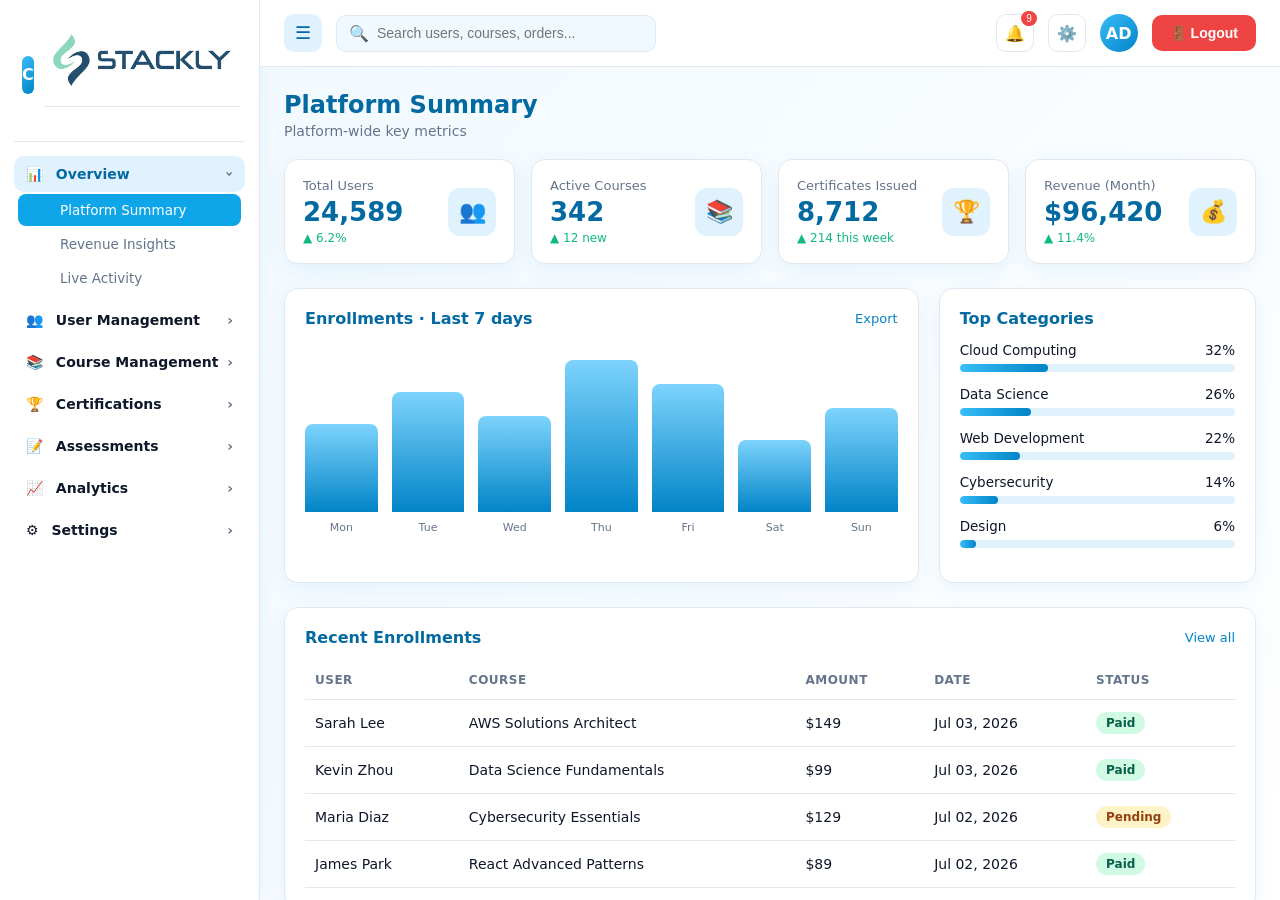
<file: admin-dashboard.html>
<!DOCTYPE html>
<html lang="en">
<head>
<meta charset="UTF-8" />
<meta name="viewport" content="width=device-width,initial-scale=1" />
<title>Admin Dashboard · Stackly</title>
<link rel="stylesheet" href="css/dashboard.css" />
</head>
<body>

<!-- ================== SIDEBAR ================== -->
<aside class="sidebar">
  <div class="brand">
    <div class="logo">C</div>
    <a href="home.html" class="brand">
       <img src="images/logo-stackly (1).webp" alt="Stackly" class="brand-img">
    </a>
  </div>

  <!-- Module 1 -->
  <div class="module">
    <div class="module-title"><span><span class="ico">📊</span> Overview</span><span class="chev">›</span></div>
    <ul class="sections">
      <li><a href="dashboarderror.html" data-target="v-summary" data-sub="Platform-wide key metrics">Platform Summary</a></li>
      <li><a href="dashboarderror.html" data-target="v-revenue" data-sub="Revenue trends and breakdowns">Revenue Insights</a></li>
      <li><a href="dashboarderror.html" data-target="v-live" data-sub="Live sessions and activity">Live Activity</a></li>
    </ul>
  </div>

  <!-- Module 2 -->
  <div class="module">
    <div class="module-title"><span><span class="ico">👥</span> User Management</span><span class="chev">›</span></div>
    <ul class="sections">
      <li><a href="dashboarderror.html" data-target="v-users" data-sub="All registered learners">All Users</a></li>
      <li><a href="dashboarderror.html" data-target="v-instructors" data-sub="Manage instructors and mentors">Instructors</a></li>
      <li><a href="dashboarderror.html" data-target="v-roles" data-sub="Roles and permission control">Roles & Permissions</a></li>
    </ul>
  </div>

  <!-- Module 3 -->
  <div class="module">
    <div class="module-title"><span><span class="ico">📚</span> Course Management</span><span class="chev">›</span></div>
    <ul class="sections">
      <li><a href="dashboarderror.html" data-target="v-allcourses" data-sub="All published courses">All Courses</a></li>
      <li><a href="dashboarderror.html" data-target="v-addcourse" data-sub="Publish a new course">Add New Course</a></li>
      <li><a href="dashboarderror.html" data-target="v-categories" data-sub="Organize course categories">Categories</a></li>
    </ul>
  </div>

  <!-- Module 4 -->
  <div class="module">
    <div class="module-title"><span><span class="ico">🏆</span> Certifications</span><span class="chev">›</span></div>
    <ul class="sections">
      <li><a href="dashboarderror.html" data-target="v-issued" data-sub="All issued certificates">Issued Certificates</a></li>
      <li><a href="dashboarderror.html" data-target="v-templates" data-sub="Design certificate templates">Certificate Templates</a></li>
      <li><a href="dashboarderror.html" data-target="v-revoke" data-sub="Revoke or reissue certificates">Revoke / Reissue</a></li>
    </ul>
  </div>

  <!-- Module 5 -->
  <div class="module">
    <div class="module-title"><span><span class="ico">📝</span> Assessments</span><span class="chev">›</span></div>
    <ul class="sections">
      <li><a href="dashboarderror.html" data-target="v-exams" data-sub="All exams on the platform">All Exams</a></li>
      <li><a href="dashboarderror.html" data-target="v-qbank" data-sub="Manage question bank">Question Bank</a></li>
      <li><a href="dashboarderror.html" data-target="v-reports" data-sub="Aggregated exam performance">Exam Reports</a></li>
    </ul>
  </div>

  <!-- Module 6 -->
  <div class="module">
    <div class="module-title"><span><span class="ico">📈</span> Analytics</span><span class="chev">›</span></div>
    <ul class="sections">
      <li><a href="dashboarderror.html" data-target="v-traffic" data-sub="Site traffic breakdown">Traffic</a></li>
      <li><a href="dashboarderror.html" data-target="v-engage" data-sub="How users engage with content">Engagement</a></li>
      <li><a href="dashboarderror.html" data-target="v-conversion" data-sub="Enrollments and conversions">Conversion</a></li>
    </ul>
  </div>

  <!-- Module 7 -->
  <div class="module">
    <div class="module-title"><span><span class="ico">⚙️</span> Settings</span><span class="chev">›</span></div>
    <ul class="sections">
      <li><a href="dashboarderror.html" data-target="v-general" data-sub="Site-wide settings">General</a></li>
      <li><a href="dashboarderror.html" data-target="v-payments" data-sub="Payment gateways">Payments</a></li>
      <li><a href="dashboarderror.html" data-target="v-notif" data-sub="Notification preferences">Notifications</a></li>
    </ul>
  </div>
</aside>

<!-- ================== MAIN ================== -->
<main class="main">
  <header class="topbar">
    <div class="left">
      <button class="toggle-btn" id="toggle-btn">☰</button>
      <div class="search">🔍<input placeholder="Search users, courses, orders..." /></div>
    </div>
    <div class="right">
      <button class="icon-btn" onclick="window.location.href = 'dashboarderror.html'">🔔<span class="badge">9</span></button>
      <button class="icon-btn" onclick="window.location.href = 'dashboarderror.html'">⚙️</button>
      <div class="avatar">AD</div>
      <button class="logout-btn" id="logoutBtn">
        🚪 Logout
      </button>
    </div>
  </header>

  <section class="content">
    <div class="page-head">
      <h1 id="page-title">Platform Summary</h1>
      <p id="page-sub">Platform-wide key metrics</p>
    </div>

    <!-- SUMMARY -->
    <div id="v-summary" class="view">
      <div class="stats-grid">
        <div class="stat-card"><div><div class="label">Total Users</div><div class="value">24,589</div><div class="delta">▲ 6.2%</div></div><div class="stat-icon">👥</div></div>
        <div class="stat-card"><div><div class="label">Active Courses</div><div class="value">342</div><div class="delta">▲ 12 new</div></div><div class="stat-icon">📚</div></div>
        <div class="stat-card"><div><div class="label">Certificates Issued</div><div class="value">8,712</div><div class="delta">▲ 214 this week</div></div><div class="stat-icon">🏆</div></div>
        <div class="stat-card"><div><div class="label">Revenue (Month)</div><div class="value">$96,420</div><div class="delta">▲ 11.4%</div></div><div class="stat-icon">💰</div></div>
      </div>

      <div class="grid-2">
        <div class="panel">
          <div class="panel-head"><h3>Enrollments · Last 7 days</h3><a href="dashboarderror.html">Export</a></div>
          <div class="chart">
            <div class="bar-col" style="height:55%"><span>Mon</span></div>
            <div class="bar-col" style="height:75%"><span>Tue</span></div>
            <div class="bar-col" style="height:60%"><span>Wed</span></div>
            <div class="bar-col" style="height:95%"><span>Thu</span></div>
            <div class="bar-col" style="height:80%"><span>Fri</span></div>
            <div class="bar-col" style="height:45%"><span>Sat</span></div>
            <div class="bar-col" style="height:65%"><span>Sun</span></div>
          </div>
        </div>
        <div class="panel">
          <div class="panel-head"><h3>Top Categories</h3></div>
          <div class="progress-item"><div class="row"><span>Cloud Computing</span><span>32%</span></div><div class="bar"><span style="width:32%"></span></div></div>
          <div class="progress-item"><div class="row"><span>Data Science</span><span>26%</span></div><div class="bar"><span style="width:26%"></span></div></div>
          <div class="progress-item"><div class="row"><span>Web Development</span><span>22%</span></div><div class="bar"><span style="width:22%"></span></div></div>
          <div class="progress-item"><div class="row"><span>Cybersecurity</span><span>14%</span></div><div class="bar"><span style="width:14%"></span></div></div>
          <div class="progress-item"><div class="row"><span>Design</span><span>6%</span></div><div class="bar"><span style="width:6%"></span></div></div>
        </div>
      </div>

      <div class="panel">
        <div class="panel-head"><h3>Recent Enrollments</h3><a href="dashboarderror.html">View all</a></div>
        <table class="table">
          <thead><tr><th>User</th><th>Course</th><th>Amount</th><th>Date</th><th>Status</th></tr></thead>
          <tbody>
            <tr><td>Sarah Lee</td><td>AWS Solutions Architect</td><td>$149</td><td>Jul 03, 2026</td><td><span class="pill ok">Paid</span></td></tr>
            <tr><td>Kevin Zhou</td><td>Data Science Fundamentals</td><td>$99</td><td>Jul 03, 2026</td><td><span class="pill ok">Paid</span></td></tr>
            <tr><td>Maria Diaz</td><td>Cybersecurity Essentials</td><td>$129</td><td>Jul 02, 2026</td><td><span class="pill pend">Pending</span></td></tr>
            <tr><td>James Park</td><td>React Advanced Patterns</td><td>$89</td><td>Jul 02, 2026</td><td><span class="pill ok">Paid</span></td></tr>
          </tbody>
        </table>
      </div>
    </div>

    <!-- REVENUE -->
    <!-- REVENUE INSIGHTS -->
<div id="v-revenue" class="view" style="display:none">

  <div class="panel">
    <div class="panel-head">
      <h3>Revenue Insights</h3>
      <a href="dashboarderror.html">View Full Report</a>
    </div>

    <!-- Top Stats -->
    <div class="revenue-stats">

      <div class="rev-card">
        <h4>Total Revenue</h4>
        <div class="rev-value">$48,250</div>
        <div class="rev-meta">▲ 12% this month</div>
      </div>

      <div class="rev-card">
        <h4>Monthly Revenue</h4>
        <div class="rev-value">$6,420</div>
        <div class="rev-meta">▲ 8% growth</div>
      </div>

      <div class="rev-card">
        <h4>Active Subscribers</h4>
        <div class="rev-value">1,284</div>
        <div class="rev-meta">▲ 64 new users</div>
      </div>

      <div class="rev-card">
        <h4>Refunds</h4>
        <div class="rev-value">$320</div>
        <div class="rev-meta down">▼ 2% decrease</div>
      </div>

    </div>

    <!-- Chart Section -->
    <div class="panel" style="margin-top:20px">

      <div class="panel-head">
        <h3>Monthly Revenue Trend</h3>
      </div>

      <div class="chart">
        <div class="bar-col" style="height:40%"><span>Jan</span></div>
        <div class="bar-col" style="height:55%"><span>Feb</span></div>
        <div class="bar-col" style="height:70%"><span>Mar</span></div>
        <div class="bar-col" style="height:60%"><span>Apr</span></div>
        <div class="bar-col" style="height:85%"><span>May</span></div>
        <div class="bar-col" style="height:95%"><span>Jun</span></div>
      </div>

    </div>

  </div>

</div>

    <!-- LIVE -->
<!-- LIVE ACTIVITY -->
<div id="v-live" class="view" style="display:none">

  <div class="panel">

    <div class="panel-head">
      <h3>Live Activity Feed</h3>
      <span style="font-size:12px;color:var(--success);font-weight:600;">
        ● Live Updates
      </span>
    </div>

    <div class="live-feed">

      <div class="live-item">
        <div class="live-dot"></div>
        <div class="live-content">
          <h4>New User Registered</h4>
          <p>John Doe just signed up for Stackly</p>
          <span>Just now</span>
        </div>
      </div>

      <div class="live-item">
        <div class="live-dot"></div>
        <div class="live-content">
          <h4>Course Enrolled</h4>
          <p>React Advanced Patterns enrolled by Sarah</p>
          <span>2 mins ago</span>
        </div>
      </div>

      <div class="live-item">
        <div class="live-dot warn"></div>
        <div class="live-content">
          <h4>Payment Received</h4>
          <p>$19 subscription purchased (Pro Plan)</p>
          <span>5 mins ago</span>
        </div>
      </div>

      <div class="live-item">
        <div class="live-dot"></div>
        <div class="live-content">
          <h4>Certificate Issued</h4>
          <p>Python certificate issued to Alex</p>
          <span>10 mins ago</span>
        </div>
      </div>

      <div class="live-item">
        <div class="live-dot danger"></div>
        <div class="live-content">
          <h4>Login Alert</h4>
          <p>New login from unknown device detected</p>
          <span>15 mins ago</span>
        </div>
      </div>

    </div>

  </div>

</div>
    <!-- USERS -->
    <div id="v-users" class="view" style="display:none">
      <div class="panel">
        <div class="panel-head"><h3>All Users</h3><button class="btn sm">+ Add User</button></div>
        <table class="table">
          <thead><tr><th>Name</th><th>Email</th><th>Role</th><th>Joined</th><th>Status</th><th>Action</th></tr></thead>
          <tbody>
            <tr><td>Sarah Lee</td><td>sarah@mail.com</td><td>Learner</td><td>May 12, 2026</td><td><span class="pill ok">Active</span></td><td><button class="btn sm outline">Edit</button></td></tr>
            <tr><td>Kevin Zhou</td><td>kevin@mail.com</td><td>Learner</td><td>Apr 30, 2026</td><td><span class="pill ok">Active</span></td><td><button class="btn sm outline">Edit</button></td></tr>
            <tr><td>Maria Diaz</td><td>maria@mail.com</td><td>Learner</td><td>Mar 22, 2026</td><td><span class="pill pend">Pending</span></td><td><button class="btn sm outline">Edit</button></td></tr>
            <tr><td>Ana Ruiz</td><td>ana@mail.com</td><td>Instructor</td><td>Feb 10, 2026</td><td><span class="pill ok">Active</span></td><td><button class="btn sm outline">Edit</button></td></tr>
            <tr><td>Tom Baker</td><td>tom@mail.com</td><td>Learner</td><td>Jan 05, 2026</td><td><span class="pill err">Blocked</span></td><td><button class="btn sm outline">Edit</button></td></tr>
          </tbody>
        </table>
      </div>
    </div>

    <!-- INSTRUCTORS -->
<!-- INSTRUCTORS -->
<div id="v-instructors" class="view" style="display:none">

  <div class="panel">

    <div class="panel-head">
      <h3>Instructors Management</h3>
      <button class="btn sm" onclick="window.location.href = 'dashboarderror.html'">+ Add Instructor</button>
    </div>

    <div class="instructor-grid">

      <!-- Instructor Card -->
      <div class="instructor-card">

        <div class="instructor-top">
          <div class="avatar">RK</div>
          <div>
            <h4>Rahul Kumar</h4>
            <p>Full Stack Developer</p>
          </div>
        </div>

        <div class="instructor-meta">
          <div><strong>12</strong><span>Courses</span></div>
          <div><strong>4.8</strong><span>Rating</span></div>
          <div><strong>2.1k</strong><span>Students</span></div>
        </div>

        <div class="instructor-actions">
          <button class="btn sm" onclick="window.location.href = 'dashboarderror.html'">View Profile</button>
          <button class="btn sm outline" onclick="window.location.href = 'dashboarderror.html'">Edit</button>
        </div>

      </div>

      <!-- Instructor Card -->
      <div class="instructor-card">

        <div class="instructor-top">
          <div class="avatar">SP</div>
          <div>
            <h4>Sarah Paul</h4>
            <p>Data Science Expert</p>
          </div>
        </div>

        <div class="instructor-meta">
          <div><strong>8</strong><span>Courses</span></div>
          <div><strong>4.7</strong><span>Rating</span></div>
          <div><strong>1.5k</strong><span>Students</span></div>
        </div>

        <div class="instructor-actions">
          <button class="btn sm" onclick="window.location.href = 'dashboarderror.html'">View Profile</button>
          <button class="btn sm outline" onclick="window.location.href = 'dashboarderror.html'">Edit</button>
        </div>

      </div>

      <!-- Instructor Card -->
      <div class="instructor-card">

        <div class="instructor-top">
          <div class="avatar">AK</div>
          <div>
            <h4>Amit Kumar</h4>
            <p>Cloud & DevOps</p>
          </div>
        </div>

        <div class="instructor-meta">
          <div><strong>10</strong><span>Courses</span></div>
          <div><strong>4.9</strong><span>Rating</span></div>
          <div><strong>3.2k</strong><span>Students</span></div>
        </div>

        <div class="instructor-actions">
          <button class="btn sm" onclick="window.location.href = 'dashboarderror.html'">View Profile</button>
          <button class="btn sm outline" onclick="window.location.href = 'dashboarderror.html'">Edit</button>
        </div>

      </div>

    </div>

  </div>

</div>

    <!-- ROLES -->
    <div id="v-roles" class="view" style="display:none">
      <div class="panel">
        <table class="table">
          <thead><tr><th>Role</th><th>Users</th><th>Permissions</th><th>Action</th></tr></thead>
          <tbody>
            <tr><td>Super Admin</td><td>3</td><td>Full access</td><td><button class="btn sm outline">Edit</button></td></tr>
            <tr><td>Admin</td><td>12</td><td>Manage content & users</td><td><button class="btn sm outline">Edit</button></td></tr>
            <tr><td>Instructor</td><td>84</td><td>Create/edit own courses</td><td><button class="btn sm outline">Edit</button></td></tr>
            <tr><td>Learner</td><td>24,490</td><td>Enroll, take exams</td><td><button class="btn sm outline">Edit</button></td></tr>
          </tbody>
        </table>
      </div>
    </div>

    <!-- ALL COURSES -->
<!-- ALL COURSES -->
<div id="v-allcourses" class="view" style="display:none">

  <div class="panel">

    <div class="panel-head">
      <h3>All Courses</h3>
      <div style="display:flex;gap:10px;align-items:center;">
        <input class="course-search" placeholder="Search courses..." />
        <button class="btn sm">+ Add Course</button>
      </div>
    </div>

    <!-- FILTER BAR -->
    <div class="course-filters">

      <button class="filter active">All</button>
      <button class="filter">Development</button>
      <button class="filter">Data Science</button>
      <button class="filter">Cloud</button>
      <button class="filter">Design</button>
      <button class="filter">Security</button>

    </div>

    <!-- COURSE STATS -->
    <div class="course-stats">

      <div class="course-stat-card">
        <h4>Total Courses</h4>
        <div class="value">42</div>
      </div>

      <div class="course-stat-card">
        <h4>Active Courses</h4>
        <div class="value">38</div>
      </div>

      <div class="course-stat-card">
        <h4>Drafts</h4>
        <div class="value">4</div>
      </div>

      <div class="course-stat-card">
        <h4>Total Enrollments</h4>
        <div class="value">12,540</div>
      </div>

    </div>

    <!-- COURSE GRID -->
    <div class="course-admin-grid">

      <!-- Course Card -->
      <div class="admin-course-card">

        <div class="course-header">
          <div class="course-icon">☁️</div>
          <div>
            <h4>AWS Solutions Architect</h4>
            <p>Cloud · Intermediate</p>
          </div>
        </div>

        <div class="course-info">
          <div><span>Students</span><strong>2,450</strong></div>
          <div><span>Rating</span><strong>4.8</strong></div>
          <div><span>Duration</span><strong>40h</strong></div>
        </div>

        <div class="progress-item">
          <div class="row">
            <span>Completion Rate</span>
            <span>72%</span>
          </div>
          <div class="bar">
            <span style="width:72%"></span>
          </div>
        </div>

        <div class="course-actions">
          <button class="btn sm" onclick="window.location.href = 'dashboarderror.html'">View</button>
          <button class="btn sm outline" onclick="window.location.href = 'dashboarderror.html'">Edit</button>
        </div>

      </div>

      <!-- Course Card -->
      <div class="admin-course-card">

        <div class="course-header">
          <div class="course-icon">📊</div>
          <div>
            <h4>Data Science Mastery</h4>
            <p>Data Science · Advanced</p>
          </div>
        </div>

        <div class="course-info">
          <div><span>Students</span><strong>1,820</strong></div>
          <div><span>Rating</span><strong>4.7</strong></div>
          <div><span>Duration</span><strong>55h</strong></div>
        </div>

        <div class="progress-item">
          <div class="row">
            <span>Completion Rate</span>
            <span>65%</span>
          </div>
          <div class="bar">
            <span style="width:65%"></span>
          </div>
        </div>

        <div class="course-actions">
          <button class="btn sm" onclick="window.location.href = 'dashboarderror.html'">View</button>
          <button class="btn sm outline" onclick="window.location.href = 'dashboarderror.html'">Edit</button>
        </div>

      </div>

      <!-- Course Card -->
      <div class="admin-course-card">

        <div class="course-header">
          <div class="course-icon">⚛️</div>
          <div>
            <h4>React Advanced Patterns</h4>
            <p>Frontend · Advanced</p>
          </div>
        </div>

        <div class="course-info">
          <div><span>Students</span><strong>3,100</strong></div>
          <div><span>Rating</span><strong>4.9</strong></div>
          <div><span>Duration</span><strong>35h</strong></div>
        </div>

        <div class="progress-item">
          <div class="row">
            <span>Completion Rate</span>
            <span>88%</span>
          </div>
          <div class="bar">
            <span style="width:88%"></span>
          </div>
        </div>

        <div class="course-actions">
          <button class="btn sm" onclick="window.location.href = 'dashboarderror.html'">View</button>
          <button class="btn sm outline" onclick="window.location.href = 'dashboarderror.html'">Edit</button>
        </div>

      </div>

    </div>

  </div>

</div>

    <!-- ADD COURSE -->
    <div id="v-addcourse" class="view" style="display:none">
      <div class="panel">
        <div class="form-grid">
          <div class="field"><label>Course Title</label><input placeholder="e.g. Advanced Kubernetes" /></div>
          <div class="field"><label>Instructor</label><select><option>Dr. Ana Ruiz</option><option>Prof. Ravi Kumar</option><option>Emma Chen</option></select></div>
          <div class="field"><label>Category</label><select><option>Cloud Computing</option><option>Data Science</option><option>Web Development</option></select></div>
          <div class="field"><label>Price ($)</label><input type="number" placeholder="99" /></div>
          <div class="field"><label>Duration (hours)</label><input type="number" placeholder="30" /></div>
          <div class="field"><label>Level</label><select><option>Beginner</option><option>Intermediate</option><option>Advanced</option></select></div>
          <div class="field full"><label>Description</label><textarea rows="4" placeholder="Write a compelling course summary..."></textarea></div>
          <div class="full"><button class="btn">Publish Course</button> <button class="btn outline">Save Draft</button></div>
        </div>
      </div>
    </div>

    <!-- CATEGORIES -->
<!-- CATEGORIES -->
<div id="v-categories" class="view" style="display:none">

  <div class="panel">

    <div class="panel-head">
      <h3>Course Categories</h3>
      <button class="btn sm" onclick="window.location.href = 'dashboarderror.html'">+ Add Category</button>
    </div>

    <!-- CATEGORY STATS -->
    <div class="category-stats">

      <div class="cat-stat-card">
        <h4>Total Categories</h4>
        <div class="value">8</div>
      </div>

      <div class="cat-stat-card">
        <h4>Active Courses</h4>
        <div class="value">42</div>
      </div>

      <div class="cat-stat-card">
        <h4>Top Category</h4>
        <div class="value">Development</div>
      </div>

      <div class="cat-stat-card">
        <h4>Growth</h4>
        <div class="value">+18%</div>
      </div>

    </div>

    <!-- CATEGORY GRID -->
    <div class="category-grid">

      <!-- Card -->
      <div class="category-card">
        <div class="cat-icon">💻</div>
        <h4>Development</h4>
        <p>Frontend, Backend, Full Stack courses</p>

        <div class="cat-info">
          <div><strong>18</strong><span>Courses</span></div>
          <div><strong>6.2k</strong><span>Students</span></div>
        </div>

        <div class="cat-progress">
          <div class="row">
            <span>Popularity</span>
            <span>85%</span>
          </div>
          <div class="bar">
            <span style="width:85%"></span>
          </div>
        </div>

        <div class="cat-actions">
          <button class="btn sm" onclick="window.location.href = 'dashboarderror.html'">View</button>
          <button class="btn sm outline" onclick="window.location.href = 'dashboarderror.html'">Edit</button>
        </div>
      </div>

      <!-- Card -->
      <div class="category-card">
        <div class="cat-icon">☁️</div>
        <h4>Cloud Computing</h4>
        <p>AWS, Azure, DevOps training</p>

        <div class="cat-info">
          <div><strong>10</strong><span>Courses</span></div>
          <div><strong>3.1k</strong><span>Students</span></div>
        </div>

        <div class="cat-progress">
          <div class="row">
            <span>Popularity</span>
            <span>72%</span>
          </div>
          <div class="bar">
            <span style="width:72%"></span>
          </div>
        </div>

        <div class="cat-actions">
          <button class="btn sm" onclick="window.location.href = 'dashboarderror.html'">View</button>
          <button class="btn sm outline" onclick="window.location.href = 'dashboarderror.html'">Edit</button>
        </div>
      </div>

      <!-- Card -->
      <div class="category-card">
        <div class="cat-icon">📊</div>
        <h4>Data Science</h4>
        <p>AI, ML, Data Analytics</p>

        <div class="cat-info">
          <div><strong>12</strong><span>Courses</span></div>
          <div><strong>4.5k</strong><span>Students</span></div>
        </div>

        <div class="cat-progress">
          <div class="row">
            <span>Popularity</span>
            <span>78%</span>
          </div>
          <div class="bar">
            <span style="width:78%"></span>
          </div>
        </div>

        <div class="cat-actions">
          <button class="btn sm" onclick="window.location.href = 'dashboarderror.html'">View</button>
          <button class="btn sm outline" onclick="window.location.href = 'dashboarderror.html'">Edit</button>
        </div>
      </div>

    </div>

  </div>

</div>

    <!-- ISSUED CERTS -->
<!-- ISSUED CERTIFICATES MODULE -->
<div id="v-issued" class="view" style="display:none">

  <div class="panel">
    
    <div class="panel-head">
      <h3>Issued Certificates</h3>
      <button class="btn sm" onclick="window.location.href = 'dashboarderror.html'">Export CSV</button>
    </div>

    <!-- Summary cards -->
    <div class="stats-grid" style="margin-bottom:16px;">
      <div class="stat-card">
        <div>
          <div class="label">Total Issued</div>
          <div class="value">1,245</div>
        </div>
        <div class="stat-icon">🏆</div>
      </div>

      <div class="stat-card">
        <div>
          <div class="label">This Month</div>
          <div class="value">86</div>
        </div>
        <div class="stat-icon">📅</div>
      </div>

      <div class="stat-card">
        <div>
          <div class="label">Verified</div>
          <div class="value">1,102</div>
        </div>
        <div class="stat-icon">✔️</div>
      </div>

      <div class="stat-card">
        <div>
          <div class="label">Pending Review</div>
          <div class="value">12</div>
        </div>
        <div class="stat-icon">⏳</div>
      </div>
    </div>

    <!-- Table -->
    <table class="table">
      <thead>
        <tr>
          <th>Certificate ID</th>
          <th>User Name</th>
          <th>Course</th>
          <th>Issued Date</th>
          <th>Status</th>
          <th>Action</th>
        </tr>
      </thead>

      <tbody>
        <tr>
          <td>CP-2026-00123</td>
          <td>John Smith</td>
          <td>AWS Solutions Architect</td>
          <td>Jul 01, 2026</td>
          <td><span class="pill ok">Verified</span></td>
          <td>
            <button class="btn sm" onclick="window.location.href = 'dashboarderror.html'">View</button>
            <button class="btn sm outline" onclick="window.location.href = 'dashboarderror.html'">Revoke</button>
          </td>
        </tr>

        <tr>
          <td>CP-2026-00124</td>
          <td>Sarah Lee</td>
          <td>React Advanced</td>
          <td>Jul 02, 2026</td>
          <td><span class="pill new">Issued</span></td>
          <td>
            <button class="btn sm" onclick="window.location.href = 'dashboarderror.html'">View</button>
            <button class="btn sm outline" onclick="window.location.href = 'dashboarderror.html'">Revoke</button>
          </td>
        </tr>

        <tr>
          <td>CP-2026-00125</td>
          <td>Arjun Kumar</td>
          <td>Data Science</td>
          <td>Jul 03, 2026</td>
          <td><span class="pill pend">Pending</span></td>
          <td>
            <button class="btn sm" onclick="window.location.href = 'dashboarderror.html'">View</button>
            <button class="btn sm outline" onclick="window.location.href = 'dashboarderror.html'">Approve</button>
          </td>
        </tr>

      </tbody>
    </table>

  </div>

</div>

    <!-- TEMPLATES -->
    <div id="v-templates" class="view" style="display:none">
      <div class="grid-3">
        <div class="cert"><div class="seal">🏆</div><h4>Classic Template</h4><p>Default design</p><br><button class="btn sm">Edit</button></div>
        <div class="cert"><div class="seal">🎓</div><h4>Modern Template</h4><p>Minimal layout</p><br><button class="btn sm">Edit</button></div>
        <div class="cert"><div class="seal">⭐</div><h4>Premium Template</h4><p>Gold accents</p><br><button class="btn sm">Edit</button></div>
      </div>
    </div>

    <!-- REVOKE -->
<!-- REISSUE CERTIFICATES MODULE -->
<div id="v-revoke" class="view" style="display:none">

  <div class="panel">

    <div class="panel-head">
      <h3>Reissue Certificates</h3>
      <button class="btn sm" onclick="window.location.href = 'dashboarderror.html'">Bulk Reissue</button>
    </div>

    <!-- Search + Filters -->
    <div class="form-grid" style="margin-bottom:18px;">
      
      <div class="field">
        <label>Search Certificate ID / User</label>
        <input placeholder="e.g. CP-2026-00123 or John Smith">
      </div>

      <div class="field">
        <label>Filter Status</label>
        <select>
          <option>All</option>
          <option>Verified</option>
          <option>Issued</option>
          <option>Expired</option>
          <option>Revoked</option>
        </select>
      </div>

    </div>

    <!-- Table -->
    <table class="table">
      <thead>
        <tr>
          <th>Certificate ID</th>
          <th>User</th>
          <th>Course</th>
          <th>Last Issued</th>
          <th>Status</th>
          <th>Action</th>
        </tr>
      </thead>

      <tbody>

        <tr>
          <td>CP-2026-00110</td>
          <td>John Smith</td>
          <td>AWS Architect</td>
          <td>Jun 15, 2026</td>
          <td><span class="pill ok">Verified</span></td>
          <td>
            <button class="btn sm" onclick="window.location.href = 'dashboarderror.html'">Reissue</button>
            <button class="btn sm outline" onclick="window.location.href = 'dashboarderror.html'">Preview</button>
          </td>
        </tr>

        <tr>
          <td>CP-2026-00111</td>
          <td>Sarah Lee</td>
          <td>React Advanced</td>
          <td>Jun 20, 2026</td>
          <td><span class="pill pend">Expired</span></td>
          <td>
            <button class="btn sm" onclick="window.location.href = 'dashboarderror.html'">Reissue</button>
            <button class="btn sm outline" onclick="window.location.href = 'dashboarderror.html'">Preview</button>
          </td>
        </tr>

        <tr>
          <td>CP-2026-00112</td>
          <td>Arjun Kumar</td>
          <td>Data Science</td>
          <td>Jun 25, 2026</td>
          <td><span class="pill err">Revoked</span></td>
          <td>
            <button class="btn sm" onclick="window.location.href = 'dashboarderror.html'">Reissue</button>
            <button class="btn sm outline" onclick="window.location.href = 'dashboarderror.html'">View Reason</button>
          </td>
        </tr>

      </tbody>
    </table>

  </div>

  <!-- Reissue Panel -->
  <div class="panel" style="margin-top:20px;">

    <div class="panel-head">
      <h3>Reissue Certificate Form</h3>
    </div>

    <div class="form-grid">

      <div class="field">
        <label>Certificate ID</label>
        <input placeholder="CP-2026-XXXXX">
      </div>

      <div class="field">
        <label>Reason for Reissue</label>
        <select>
          <option>Correction in Name</option>
          <option>Lost Certificate</option>
          <option>Data Update</option>
          <option>System Error</option>
        </select>
      </div>

      <div class="field full">
        <label>Additional Notes</label>
        <textarea rows="3" placeholder="Explain why this certificate is being reissued..."></textarea>
      </div>

      <div class="full">
        <button class="btn" onclick="window.location.href = 'dashboarderror.html'">Generate New Certificate</button>
      </div>

    </div>

  </div>

</div>

    <!-- EXAMS -->
<!-- ALL EXAMS MODULE -->
<div id="v-exams" class="view" style="display:none">

  <div class="panel">

    <div class="panel-head">
      <h3>All Exams</h3>
      <button class="btn sm" onclick="window.location.href = 'dashboarderror.html'">Create Exam</button>
    </div>

    <!-- Filters -->
    <div class="form-grid" style="margin-bottom:18px;">

      <div class="field">
        <label>Search Exam</label>
        <input placeholder="e.g. AWS Practice Test">
      </div>

      <div class="field">
        <label>Status</label>
        <select>
          <option>All</option>
          <option>Upcoming</option>
          <option>Ongoing</option>
          <option>Completed</option>
          <option>Draft</option>
        </select>
      </div>

    </div>

    <!-- Exams Table -->
    <table class="table">
      <thead>
        <tr>
          <th>Exam Name</th>
          <th>Course</th>
          <th>Date</th>
          <th>Duration</th>
          <th>Participants</th>
          <th>Status</th>
          <th>Action</th>
        </tr>
      </thead>

      <tbody>

        <tr>
          <td>AWS Practice Test 1</td>
          <td>AWS Architect</td>
          <td>Jul 10, 2026</td>
          <td>90 min</td>
          <td>120</td>
          <td><span class="pill new">Upcoming</span></td>
          <td>
            <button class="btn sm" onclick="window.location.href = 'dashboarderror.html'">View</button>
            <button class="btn sm outline" onclick="window.location.href = 'dashboarderror.html'">Edit</button>
          </td>
        </tr>

        <tr>
          <td>React Final Assessment</td>
          <td>React Advanced</td>
          <td>Jul 12, 2026</td>
          <td>60 min</td>
          <td>98</td>
          <td><span class="pill pend">Ongoing</span></td>
          <td>
            <button class="btn sm" onclick="window.location.href = 'dashboarderror.html'">Monitor</button>
            <button class="btn sm outline" onclick="window.location.href = 'dashboarderror.html'">Pause</button>
          </td>
        </tr>

        <tr>
          <td>Data Science Midterm</td>
          <td>Data Science</td>
          <td>Jun 28, 2026</td>
          <td>120 min</td>
          <td>150</td>
          <td><span class="pill ok">Completed</span></td>
          <td>
            <button class="btn sm" onclick="window.location.href = 'dashboarderror.html'">Results</button>
            <button class="btn sm outline" onclick="window.location.href = 'dashboarderror.html'">Report</button>
          </td>
        </tr>

        <tr>
          <td>Cybersecurity Quiz 1</td>
          <td>Cybersecurity</td>
          <td>Draft</td>
          <td>45 min</td>
          <td>—</td>
          <td><span class="pill err">Draft</span></td>
          <td>
            <button class="btn sm" onclick="window.location.href = 'dashboarderror.html'">Publish</button>
            <button class="btn sm outline" onclick="window.location.href = 'dashboarderror.html'">Delete</button>
          </td>
        </tr>

      </tbody>
    </table>

  </div>

  <!-- Exam Analytics -->
  <div class="panel" style="margin-top:20px;">

    <div class="panel-head">
      <h3>Exam Performance Overview</h3>
    </div>

    <div class="stats-grid">

      <div class="stat-card">
        <div>
          <div class="label">Total Exams</div>
          <div class="value">42</div>
        </div>
        <div class="stat-icon">📝</div>
      </div>

      <div class="stat-card">
        <div>
          <div class="label">Completion Rate</div>
          <div class="value">87%</div>
        </div>
        <div class="stat-icon">📊</div>
      </div>

      <div class="stat-card">
        <div>
          <div class="label">Avg Score</div>
          <div class="value">78%</div>
        </div>
        <div class="stat-icon">🎯</div>
      </div>

      <div class="stat-card">
        <div>
          <div class="label">Active Exams</div>
          <div class="value">6</div>
        </div>
        <div class="stat-icon">⏱️</div>
      </div>

    </div>

  </div>

</div>

    <!-- QUESTION BANK -->
<!-- QUESTION BANK MODULE -->
<div id="v-qbank" class="view" style="display:none">

  <div class="panel">

    <div class="panel-head">
      <h3>Question Bank</h3>
      <button class="btn sm" onclick="window.location.href = 'dashboarderror.html'">+ Add Question</button>
    </div>

    <!-- Filters -->
    <div class="form-grid" style="margin-bottom:18px;">

      <div class="field">
        <label>Search Question</label>
        <input placeholder="Search by keyword...">
      </div>

      <div class="field">
        <label>Category</label>
        <select>
          <option>All</option>
          <option>AWS</option>
          <option>React</option>
          <option>Data Science</option>
          <option>Cybersecurity</option>
        </select>
      </div>

      <div class="field">
        <label>Difficulty</label>
        <select>
          <option>All</option>
          <option>Easy</option>
          <option>Medium</option>
          <option>Hard</option>
        </select>
      </div>

      <div class="field">
        <label>Type</label>
        <select>
          <option>All</option>
          <option>MCQ</option>
          <option>True/False</option>
          <option>Descriptive</option>
        </select>
      </div>

    </div>

    <!-- Table -->
    <table class="table">
      <thead>
        <tr>
          <th>Question</th>
          <th>Category</th>
          <th>Type</th>
          <th>Difficulty</th>
          <th>Marks</th>
          <th>Status</th>
          <th>Action</th>
        </tr>
      </thead>

      <tbody>

        <tr>
          <td>What is AWS EC2 used for?</td>
          <td>AWS</td>
          <td>MCQ</td>
          <td><span class="pill new">Easy</span></td>
          <td>2</td>
          <td><span class="pill ok">Active</span></td>
          <td>
            <button class="btn sm" onclick="window.location.href = 'dashboarderror.html'">Edit</button>
            <button class="btn sm outline" onclick="window.location.href = 'dashboarderror.html'">Delete</button>
          </td>
        </tr>

        <tr>
          <td>Explain React Virtual DOM</td>
          <td>React</td>
          <td>Descriptive</td>
          <td><span class="pill pend">Medium</span></td>
          <td>5</td>
          <td><span class="pill ok">Active</span></td>
          <td>
            <button class="btn sm" onclick="window.location.href = 'dashboarderror.html'">Edit</button>
            <button class="btn sm outline" onclick="window.location.href = 'dashboarderror.html'">Preview</button>
          </td>
        </tr>

        <tr>
          <td>Which algorithm is used in classification?</td>
          <td>Data Science</td>
          <td>MCQ</td>
          <td><span class="pill pend">Medium</span></td>
          <td>3</td>
          <td><span class="pill ok">Active</span></td>
          <td>
            <button class="btn sm" onclick="window.location.href = 'dashboarderror.html'">Edit</button>
            <button class="btn sm outline" onclick="window.location.href = 'dashboarderror.html'">Delete</button>
          </td>
        </tr>

        <tr>
          <td>SQL Injection is a type of?</td>
          <td>Cybersecurity</td>
          <td>MCQ</td>
          <td><span class="pill err">Hard</span></td>
          <td>4</td>
          <td><span class="pill ok">Active</span></td>
          <td>
            <button class="btn sm" onclick="window.location.href = 'dashboarderror.html'">Edit</button>
            <button class="btn sm outline" onclick="window.location.href = 'dashboarderror.html'">Review</button>
          </td>
        </tr>

      </tbody>
    </table>

  </div>

  <!-- Question Analytics -->
  <div class="panel" style="margin-top:20px;">

    <div class="panel-head">
      <h3>Question Bank Insights</h3>
    </div>

    <div class="stats-grid">

      <div class="stat-card">
        <div>
          <div class="label">Total Questions</div>
          <div class="value">1,240</div>
        </div>
        <div class="stat-icon">❓</div>
      </div>

      <div class="stat-card">
        <div>
          <div class="label">MCQs</div>
          <div class="value">780</div>
        </div>
        <div class="stat-icon">🧾</div>
      </div>

      <div class="stat-card">
        <div>
          <div class="label">Active</div>
          <div class="value">1,100</div>
        </div>
        <div class="stat-icon">✅</div>
      </div>

      <div class="stat-card">
        <div>
          <div class="label">Draft</div>
          <div class="value">140</div>
        </div>
        <div class="stat-icon">📝</div>
      </div>

    </div>

  </div>

</div>

    <!-- EXAM REPORTS -->
<!-- EXAM REPORTS MODULE -->
<div id="v-reports" class="view" style="display:none">

  <div class="panel">

    <div class="panel-head">
      <h3>Exam Reports</h3>
      <button class="btn sm" onclick="window.location.href = 'dashboarderror.html'">Export Report</button>
    </div>

    <!-- Filters -->
    <div class="form-grid" style="margin-bottom:18px;">

      <div class="field">
        <label>Search Exam / User</label>
        <input placeholder="e.g. AWS Final or John Smith">
      </div>

      <div class="field">
        <label>Course</label>
        <select>
          <option>All</option>
          <option>AWS</option>
          <option>React</option>
          <option>Data Science</option>
          <option>Cybersecurity</option>
        </select>
      </div>

      <div class="field">
        <label>Result Status</label>
        <select>
          <option>All</option>
          <option>Passed</option>
          <option>Failed</option>
          <option>Pending</option>
        </select>
      </div>

      <div class="field">
        <label>Date Range</label>
        <select>
          <option>Last 7 Days</option>
          <option>Last 30 Days</option>
          <option>Last 3 Months</option>
          <option>This Year</option>
        </select>
      </div>

    </div>

    <!-- Table -->
    <table class="table">
      <thead>
        <tr>
          <th>Student</th>
          <th>Exam</th>
          <th>Course</th>
          <th>Score</th>
          <th>Max Marks</th>
          <th>Percentage</th>
          <th>Status</th>
          <th>Date</th>
          <th>Action</th>
        </tr>
      </thead>

      <tbody>

        <tr>
          <td>John Smith</td>
          <td>AWS Final Test</td>
          <td>AWS Architect</td>
          <td>92</td>
          <td>100</td>
          <td>92%</td>
          <td><span class="pill ok">Passed</span></td>
          <td>Jul 01, 2026</td>
          <td>
            <button class="btn sm" onclick="window.location.href = 'dashboarderror.html'">View</button>
            <button class="btn sm outline" onclick="window.location.href = 'dashboarderror.html'">Details</button>
          </td>
        </tr>

        <tr>
          <td>Sarah Lee</td>
          <td>React Assessment</td>
          <td>React Advanced</td>
          <td>68</td>
          <td>100</td>
          <td>68%</td>
          <td><span class="pill pend">Pending</span></td>
          <td>Jul 02, 2026</td>
          <td>
            <button class="btn sm" onclick="window.location.href = 'dashboarderror.html'">Review</button>
            <button class="btn sm outline" onclick="window.location.href = 'dashboarderror.html'">Recheck</button>
          </td>
        </tr>

        <tr>
          <td>Arjun Kumar</td>
          <td>Data Science Midterm</td>
          <td>Data Science</td>
          <td>45</td>
          <td>100</td>
          <td>45%</td>
          <td><span class="pill err">Failed</span></td>
          <td>Jun 28, 2026</td>
          <td>
            <button class="btn sm" onclick="window.location.href = 'dashboarderror.html'">Analyze</button>
            <button class="btn sm outline" onclick="window.location.href = 'dashboarderror.html'">Retake</button>
          </td>
        </tr>

      </tbody>
    </table>

  </div>

  <!-- REPORT INSIGHTS -->
  <div class="panel" style="margin-top:20px;">

    <div class="panel-head">
      <h3>Exam Performance Insights</h3>
    </div>

    <div class="stats-grid">

      <div class="stat-card">
        <div>
          <div class="label">Total Exams Conducted</div>
          <div class="value">64</div>
        </div>
        <div class="stat-icon">📝</div>
      </div>

      <div class="stat-card">
        <div>
          <div class="label">Pass Rate</div>
          <div class="value">78%</div>
        </div>
        <div class="stat-icon">📊</div>
      </div>

      <div class="stat-card">
        <div>
          <div class="label">Avg Score</div>
          <div class="value">71%</div>
        </div>
        <div class="stat-icon">🎯</div>
      </div>

      <div class="stat-card">
        <div>
          <div class="label">Top Performing Course</div>
          <div class="value">AWS</div>
        </div>
        <div class="stat-icon">🏆</div>
      </div>

    </div>

  </div>

  <!-- Simple Performance Bar Section -->
  <div class="panel" style="margin-top:20px;">

    <div class="panel-head">
      <h3>Course-wise Performance</h3>
    </div>

    <div class="progress-item">
      <div class="row"><span>AWS Architect</span><span>82%</span></div>
      <div class="bar"><span style="width:82%"></span></div>
    </div>

    <div class="progress-item">
      <div class="row"><span>React Advanced</span><span>74%</span></div>
      <div class="bar"><span style="width:74%"></span></div>
    </div>

    <div class="progress-item">
      <div class="row"><span>Data Science</span><span>66%</span></div>
      <div class="bar"><span style="width:66%"></span></div>
    </div>

    <div class="progress-item">
      <div class="row"><span>Cybersecurity</span><span>58%</span></div>
      <div class="bar"><span style="width:58%"></span></div>
    </div>

  </div>

</div>

    <!-- TRAFFIC -->
<!-- TRAFFIC MODULE -->
<div id="v-traffic" class="view" style="display:none">

  <!-- Header -->
  <div class="panel">

    <div class="panel-head">
      <h3>Traffic Overview</h3>
      <button class="btn sm" onclick="window.location.href = 'dashboarderror.html'">Export Data</button>
    </div>

    <!-- Stats -->
    <div class="stats-grid">

      <div class="stat-card">
        <div>
          <div class="label">Total Visitors</div>
          <div class="value">48,920</div>
          <div class="delta">▲ 12% this week</div>
        </div>
        <div class="stat-icon">👥</div>
      </div>

      <div class="stat-card">
        <div>
          <div class="label">Page Views</div>
          <div class="value">1,24,560</div>
          <div class="delta">▲ 18% growth</div>
        </div>
        <div class="stat-icon">📊</div>
      </div>

      <div class="stat-card">
        <div>
          <div class="label">Bounce Rate</div>
          <div class="value">32%</div>
          <div class="delta down">▼ 4% improved</div>
        </div>
        <div class="stat-icon">📉</div>
      </div>

      <div class="stat-card">
        <div>
          <div class="label">Avg Session</div>
          <div class="value">4m 32s</div>
          <div class="delta">▲ 9% increase</div>
        </div>
        <div class="stat-icon">⏱️</div>
      </div>

    </div>

  </div>

  <!-- Traffic Chart -->
  <div class="panel" style="margin-top:20px;">

    <div class="panel-head">
      <h3>Weekly Traffic Trend</h3>
    </div>

    <div class="chart">
      <div class="bar-col" style="height:55%"><span>Mon</span></div>
      <div class="bar-col" style="height:70%"><span>Tue</span></div>
      <div class="bar-col" style="height:65%"><span>Wed</span></div>
      <div class="bar-col" style="height:85%"><span>Thu</span></div>
      <div class="bar-col" style="height:95%"><span>Fri</span></div>
      <div class="bar-col" style="height:60%"><span>Sat</span></div>
      <div class="bar-col" style="height:80%"><span>Sun</span></div>
    </div>

  </div>

  <!-- Source Breakdown -->
  <div class="grid-2">

    <div class="panel">

      <div class="panel-head">
        <h3>Traffic Sources</h3>
      </div>

      <div class="progress-item">
        <div class="row"><span>Organic Search</span><span>45%</span></div>
        <div class="bar"><span style="width:45%"></span></div>
      </div>

      <div class="progress-item">
        <div class="row"><span>Direct</span><span>25%</span></div>
        <div class="bar"><span style="width:25%"></span></div>
      </div>

      <div class="progress-item">
        <div class="row"><span>Social Media</span><span>20%</span></div>
        <div class="bar"><span style="width:20%"></span></div>
      </div>

      <div class="progress-item">
        <div class="row"><span>Referral</span><span>10%</span></div>
        <div class="bar"><span style="width:10%"></span></div>
      </div>

    </div>

    <div class="panel">

      <div class="panel-head">
        <h3>Top Pages</h3>
      </div>

      <table class="table">
        <thead>
          <tr>
            <th>Page</th>
            <th>Views</th>
            <th>Growth</th>
          </tr>
        </thead>

        <tbody>
          <tr>
            <td>/home</td>
            <td>18,420</td>
            <td><span class="pill ok">+12%</span></td>
          </tr>

          <tr>
            <td>/courses</td>
            <td>14,210</td>
            <td><span class="pill ok">+8%</span></td>
          </tr>

          <tr>
            <td>/dashboard</td>
            <td>9,560</td>
            <td><span class="pill new">+5%</span></td>
          </tr>

          <tr>
            <td>/certifications</td>
            <td>7,880</td>
            <td><span class="pill pend">+2%</span></td>
          </tr>

        </tbody>
      </table>

    </div>

  </div>

</div>

    <!-- ENGAGE -->
<!-- ENGAGEMENT MODULE -->
<div id="v-engage" class="view" style="display:none">

  <div class="panel">
    <div class="panel-head">
      <h3>User Engagement Overview</h3>
      <button class="btn sm outline" onclick="window.location.href = 'dashboarderror.html'">Export Report</button>
    </div>

    <div class="stats-grid">
      <div class="stat-card">
        <div>
          <div class="label">Daily Active Users</div>
          <div class="value">8,420</div>
          <div class="delta">▲ 12% this week</div>
        </div>
        <div class="stat-icon">👥</div>
      </div>

      <div class="stat-card">
        <div>
          <div class="label">Avg. Session Time</div>
          <div class="value">24m</div>
          <div class="delta">▲ 5% increase</div>
        </div>
        <div class="stat-icon">⏱️</div>
      </div>

      <div class="stat-card">
        <div>
          <div class="label">Course Completion Rate</div>
          <div class="value">67%</div>
          <div class="delta down">▼ 2%</div>
        </div>
        <div class="stat-icon">🎯</div>
      </div>

      <div class="stat-card">
        <div>
          <div class="label">Return Users</div>
          <div class="value">5,130</div>
          <div class="delta">▲ 9% growth</div>
        </div>
        <div class="stat-icon">🔁</div>
      </div>
    </div>
  </div>

  <!-- Engagement Chart -->
  <div class="grid-2">

    <div class="panel">
      <div class="panel-head">
        <h3>Engagement Trend (Weekly)</h3>
      </div>

      <div class="chart">
        <div class="bar-col" style="height:40%"><span>Mon</span></div>
        <div class="bar-col" style="height:55%"><span>Tue</span></div>
        <div class="bar-col" style="height:70%"><span>Wed</span></div>
        <div class="bar-col" style="height:60%"><span>Thu</span></div>
        <div class="bar-col" style="height:85%"><span>Fri</span></div>
        <div class="bar-col" style="height:50%"><span>Sat</span></div>
        <div class="bar-col" style="height:65%"><span>Sun</span></div>
      </div>
    </div>

    <div class="panel">
      <div class="panel-head">
        <h3>Engagement Breakdown</h3>
      </div>

      <div class="progress-item">
        <div class="row"><span>Video Watching</span><span>78%</span></div>
        <div class="bar"><span style="width:78%"></span></div>
      </div>

      <div class="progress-item">
        <div class="row"><span>Quizzes Attempted</span><span>62%</span></div>
        <div class="bar"><span style="width:62%"></span></div>
      </div>

      <div class="progress-item">
        <div class="row"><span>Assignments Submitted</span><span>54%</span></div>
        <div class="bar"><span style="width:54%"></span></div>
      </div>

      <div class="progress-item">
        <div class="row"><span>Forum Participation</span><span>39%</span></div>
        <div class="bar"><span style="width:39%"></span></div>
      </div>

    </div>

  </div>

  <!-- Recent Engagement Logs -->
  <div class="panel">
    <div class="panel-head">
      <h3>Recent Engagement Activity</h3>
    </div>

    <table class="table">
      <thead>
        <tr>
          <th>User</th>
          <th>Action</th>
          <th>Course</th>
          <th>Time</th>
        </tr>
      </thead>
      <tbody>
        <tr>
          <td>John S</td>
          <td>Watched Video</td>
          <td>AWS Basics</td>
          <td>2 min ago</td>
        </tr>
        <tr>
          <td>Priya K</td>
          <td>Completed Quiz</td>
          <td>React Advanced</td>
          <td>10 min ago</td>
        </tr>
        <tr>
          <td>Arun M</td>
          <td>Submitted Assignment</td>
          <td>Data Science</td>
          <td>1 hr ago</td>
        </tr>
        <tr>
          <td>Neha R</td>
          <td>Joined Discussion</td>
          <td>Cybersecurity</td>
          <td>2 hr ago</td>
        </tr>
      </tbody>
    </table>
  </div>

</div>



    <!-- CONVERSION -->
<!-- CONVERSION MODULE -->
<div id="v-conversion" class="view" style="display:none">

  <!-- Top Stats -->
  <div class="panel">
    <div class="panel-head">
      <h3>Conversion Overview</h3>
      <button class="btn sm outline" onclick="window.location.href = 'dashboarderror.html'">Export</button>
    </div>

    <div class="stats-grid">

      <div class="stat-card">
        <div>
          <div class="label">Website Visitors</div>
          <div class="value">120K</div>
          <div class="delta">▲ 18% growth</div>
        </div>
        <div class="stat-icon">🌐</div>
      </div>

      <div class="stat-card">
        <div>
          <div class="label">Signups</div>
          <div class="value">32,450</div>
          <div class="delta">▲ 12% increase</div>
        </div>
        <div class="stat-icon">📝</div>
      </div>

      <div class="stat-card">
        <div>
          <div class="label">Course Enrollments</div>
          <div class="value">18,760</div>
          <div class="delta">▲ 9% increase</div>
        </div>
        <div class="stat-icon">📚</div>
      </div>

      <div class="stat-card">
        <div>
          <div class="label">Paid Users</div>
          <div class="value">6,540</div>
          <div class="delta down">▼ 2% drop</div>
        </div>
        <div class="stat-icon">💳</div>
      </div>

    </div>
  </div>

  <!-- Funnel + Chart -->
  <div class="grid-2">

    <!-- Conversion Funnel -->
    <div class="panel">
      <div class="panel-head">
        <h3>Conversion Funnel</h3>
      </div>

      <div class="progress-item">
        <div class="row"><span>Visitors → Signups</span><span>27%</span></div>
        <div class="bar"><span style="width:27%"></span></div>
      </div>

      <div class="progress-item">
        <div class="row"><span>Signups → Enrollments</span><span>58%</span></div>
        <div class="bar"><span style="width:58%"></span></div>
      </div>

      <div class="progress-item">
        <div class="row"><span>Enrollments → Active Learners</span><span>74%</span></div>
        <div class="bar"><span style="width:74%"></span></div>
      </div>

      <div class="progress-item">
        <div class="row"><span>Active → Paid Conversion</span><span>35%</span></div>
        <div class="bar"><span style="width:35%"></span></div>
      </div>

    </div>

    <!-- Weekly Conversion Chart -->
    <div class="panel">
      <div class="panel-head">
        <h3>Weekly Conversion Rate</h3>
      </div>

      <div class="chart">
        <div class="bar-col" style="height:45%"><span>Mon</span></div>
        <div class="bar-col" style="height:55%"><span>Tue</span></div>
        <div class="bar-col" style="height:60%"><span>Wed</span></div>
        <div class="bar-col" style="height:72%"><span>Thu</span></div>
        <div class="bar-col" style="height:80%"><span>Fri</span></div>
        <div class="bar-col" style="height:65%"><span>Sat</span></div>
        <div class="bar-col" style="height:70%"><span>Sun</span></div>
      </div>
    </div>

  </div>

  <!-- Traffic Source Table -->
  <div class="panel">
    <div class="panel-head">
      <h3>Traffic Sources & Conversion</h3>
    </div>

    <table class="table">
      <thead>
        <tr>
          <th>Source</th>
          <th>Visitors</th>
          <th>Conversions</th>
          <th>Rate</th>
        </tr>
      </thead>
      <tbody>
        <tr>
          <td>Organic Search</td>
          <td>65,000</td>
          <td>12,300</td>
          <td><span class="pill ok">18.9%</span></td>
        </tr>
        <tr>
          <td>Social Media</td>
          <td>28,000</td>
          <td>4,900</td>
          <td><span class="pill new">17.5%</span></td>
        </tr>
        <tr>
          <td>Paid Ads</td>
          <td>20,000</td>
          <td>3,800</td>
          <td><span class="pill pend">15.1%</span></td>
        </tr>
        <tr>
          <td>Email Campaign</td>
          <td>7,000</td>
          <td>2,200</td>
          <td><span class="pill ok">31.4%</span></td>
        </tr>
      </tbody>
    </table>
  </div>

</div>



    <!-- GENERAL SETTINGS -->
<!-- GENERAL SETTINGS MODULE -->
<div id="v-general-settings" class="view" style="display:none">

  <div class="panel">
    <div class="panel-head">
      <h3>General Settings</h3>
      <button class="btn sm outline" onclick="window.location.href = 'dashboarderror.html'">Save Changes</button>
    </div>

    <div class="form-grid">

      <!-- Account Info -->
      <div class="field">
        <label>Full Name</label>
        <input type="text" value="John Smith">
      </div>

      <div class="field">
        <label>Email Address</label>
        <input type="email" value="john@stackly.com">
      </div>

      <div class="field">
        <label>Phone Number</label>
        <input type="tel" value="+91 98765 43210">
      </div>

      <div class="field">
        <label>Username</label>
        <input type="text" value="john_smith">
      </div>

      <!-- Preferences -->
      <div class="field">
        <label>Language</label>
        <select>
          <option>English</option>
          <option>Hindi</option>
          <option>Tamil</option>
          <option>Spanish</option>
        </select>
      </div>

      <div class="field">
        <label>Time Zone</label>
        <select>
          <option>GMT +5:30 (India)</option>
          <option>GMT +0:00 (UTC)</option>
          <option>GMT -5:00 (USA)</option>
        </select>
      </div>

      <div class="field">
        <label>Theme Mode</label>
        <select>
          <option>Light Mode</option>
          <option>Dark Mode</option>
          <option>System Default</option>
        </select>
      </div>

      <div class="field">
        <label>Notification Preference</label>
        <select>
          <option>Email Notifications</option>
          <option>Push Notifications</option>
          <option>SMS Notifications</option>
          <option>Disabled</option>
        </select>
      </div>

      <!-- Bio -->
      <div class="field full">
        <label>Bio</label>
        <textarea rows="3">Learning enthusiast focused on cloud and frontend development.</textarea>
      </div>

      <!-- Buttons -->
      <div class="full">
        <button class="btn" onclick="window.location.href = 'dashboarderror.html'">Update Settings</button>
      </div>

    </div>
  </div>

  <!-- Security Shortcut Panel -->
  <div class="grid-2">

    <div class="panel">
      <div class="panel-head">
        <h3>Account Status</h3>
      </div>

      <div class="progress-item">
        <div class="row"><span>Profile Completion</span><span>85%</span></div>
        <div class="bar"><span style="width:85%"></span></div>
      </div>

      <div class="progress-item">
        <div class="row"><span>Email Verified</span><span>✔ Verified</span></div>
        <div class="bar"><span style="width:100%"></span></div>
      </div>

      <div class="progress-item">
        <div class="row"><span>2FA Security</span><span>Enabled</span></div>
        <div class="bar"><span style="width:90%"></span></div>
      </div>

    </div>

    <div class="panel">
      <div class="panel-head">
        <h3>Quick Actions</h3>
      </div>

      <button class="btn sm" style="width:100%;margin-bottom:10px;" onclick="window.location.href = 'dashboarderror.html'">
        Change Password
      </button>

      <button class="btn sm outline" style="width:100%;margin-bottom:10px;" onclick="window.location.href = 'dashboarderror.html'">
        Download My Data
      </button>

      <button class="btn sm outline" style="width:100%;margin-bottom:10px;" onclick="window.location.href = 'dashboarderror.html'">
        Manage Devices
      </button>

      <button class="btn sm" style="width:100%;background:#ef4444;" onclick="window.location.href = 'dashboarderror.html'">
        Delete Account
      </button>
    </div>

  </div>

</div>

    <!-- PAYMENTS -->
<!-- PAYMENTS MODULE -->
<div id="v-payments" class="view" style="display:none">

  <!-- Top Summary -->
  <div class="panel">
    <div class="panel-head">
      <h3>Payment Overview</h3>
      <button class="btn sm outline" onclick="window.location.href = 'dashboarderror.html'">Download Report</button>
    </div>

    <div class="stats-grid">

      <div class="stat-card">
        <div>
          <div class="label">Total Revenue</div>
          <div class="value">₹4,28,500</div>
          <div class="delta">▲ 14% this month</div>
        </div>
        <div class="stat-icon">💰</div>
      </div>

      <div class="stat-card">
        <div>
          <div class="label">Successful Payments</div>
          <div class="value">2,840</div>
          <div class="delta">▲ 9% increase</div>
        </div>
        <div class="stat-icon">✅</div>
      </div>

      <div class="stat-card">
        <div>
          <div class="label">Pending Payments</div>
          <div class="value">124</div>
          <div class="delta">▼ 3% drop</div>
        </div>
        <div class="stat-icon">⏳</div>
      </div>

      <div class="stat-card">
        <div>
          <div class="label">Refund Requests</div>
          <div class="value">18</div>
          <div class="delta down">▼ 5% decrease</div>
        </div>
        <div class="stat-icon">↩️</div>
      </div>

    </div>
  </div>

  <!-- Revenue Chart + Subscription -->
  <div class="grid-2">

    <!-- Revenue Trend -->
    <div class="panel">
      <div class="panel-head">
        <h3>Revenue Trend (Weekly)</h3>
      </div>

      <div class="chart">
        <div class="bar-col" style="height:55%"><span>Mon</span></div>
        <div class="bar-col" style="height:65%"><span>Tue</span></div>
        <div class="bar-col" style="height:70%"><span>Wed</span></div>
        <div class="bar-col" style="height:85%"><span>Thu</span></div>
        <div class="bar-col" style="height:95%"><span>Fri</span></div>
        <div class="bar-col" style="height:75%"><span>Sat</span></div>
        <div class="bar-col" style="height:80%"><span>Sun</span></div>
      </div>
    </div>

    <!-- Subscription Breakdown -->
    <div class="panel">
      <div class="panel-head">
        <h3>Subscription Plans</h3>
      </div>

      <div class="progress-item">
        <div class="row"><span>Free Users</span><span>62%</span></div>
        <div class="bar"><span style="width:62%"></span></div>
      </div>

      <div class="progress-item">
        <div class="row"><span>Pro Plan</span><span>28%</span></div>
        <div class="bar"><span style="width:28%"></span></div>
      </div>

      <div class="progress-item">
        <div class="row"><span>Enterprise</span><span>10%</span></div>
        <div class="bar"><span style="width:10%"></span></div>
      </div>

    </div>

  </div>

  <!-- Transaction Table -->
  <div class="panel">
    <div class="panel-head">
      <h3>Recent Transactions</h3>
    </div>

    <table class="table">
      <thead>
        <tr>
          <th>Transaction ID</th>
          <th>User</th>
          <th>Plan</th>
          <th>Amount</th>
          <th>Status</th>
          <th>Date</th>
        </tr>
      </thead>

      <tbody>
        <tr>
          <td>#TXN1001</td>
          <td>John Smith</td>
          <td>Pro Plan</td>
          <td>₹499</td>
          <td><span class="pill ok">Success</span></td>
          <td>Jul 5, 2026</td>
        </tr>

        <tr>
          <td>#TXN1002</td>
          <td>Priya K</td>
          <td>Free → Pro</td>
          <td>₹499</td>
          <td><span class="pill pend">Pending</span></td>
          <td>Jul 4, 2026</td>
        </tr>

        <tr>
          <td>#TXN1003</td>
          <td>Arun M</td>
          <td>Enterprise</td>
          <td>₹2,999</td>
          <td><span class="pill ok">Success</span></td>
          <td>Jul 3, 2026</td>
        </tr>

        <tr>
          <td>#TXN1004</td>
          <td>Neha R</td>
          <td>Pro Plan</td>
          <td>₹499</td>
          <td><span class="pill err">Failed</span></td>
          <td>Jul 2, 2026</td>
        </tr>
      </tbody>
    </table>
  </div>

  <!-- Invoice Section -->
  <div class="panel">
    <div class="panel-head">
      <h3>Invoices</h3>
      <button class="btn sm outline" onclick="window.location.href = 'dashboarderror.html'">Generate Invoice</button>
    </div>

    <table class="table">
      <thead>
        <tr>
          <th>Invoice</th>
          <th>User</th>
          <th>Amount</th>
          <th>Status</th>
          <th>Download</th>
        </tr>
      </thead>

      <tbody>
        <tr>
          <td>#INV-001</td>
          <td>John Smith</td>
          <td>₹499</td>
          <td><span class="pill ok">Paid</span></td>
          <td><button class="btn sm" onclick="window.location.href = 'dashboarderror.html'">Download</button></td>
        </tr>

        <tr>
          <td>#INV-002</td>
          <td>Priya K</td>
          <td>₹2,999</td>
          <td><span class="pill pend">Unpaid</span></td>
          <td><button class="btn sm outline" onclick="window.location.href = 'dashboarderror.html'">Send Reminder</button></td>
        </tr>

        <tr>
          <td>#INV-003</td>
          <td>Arun M</td>
          <td>₹499</td>
          <td><span class="pill ok">Paid</span></td>
          <td><button class="btn sm" onclick="window.location.href = 'dashboarderror.html'">Download</button></td>
        </tr>
      </tbody>
    </table>
  </div>

</div>

    <!-- NOTIFICATIONS -->
    <div id="v-notif" class="view" style="display:none">
      <div class="panel">
        <div class="form-grid">
          <div class="field full"><label>New Enrollment Email</label><select><option>Enabled</option><option>Disabled</option></select></div>
          <div class="field full"><label>Certificate Issued Email</label><select><option>Enabled</option><option>Disabled</option></select></div>
          <div class="field full"><label>Exam Reminder SMS</label><select><option>Enabled</option><option>Disabled</option></select></div>
          <div class="field full"><label>Weekly Admin Digest</label><select><option>Enabled</option><option>Disabled</option></select></div>
          <div class="full"><button class="btn" onclick="window.location.href = 'dashboarderror.html'">Save Preferences</button></div>
        </div>
      </div>
    </div>

  </section>
</main>

<script src="js/dashboard.js"></script>
</body>
</html>
</file>
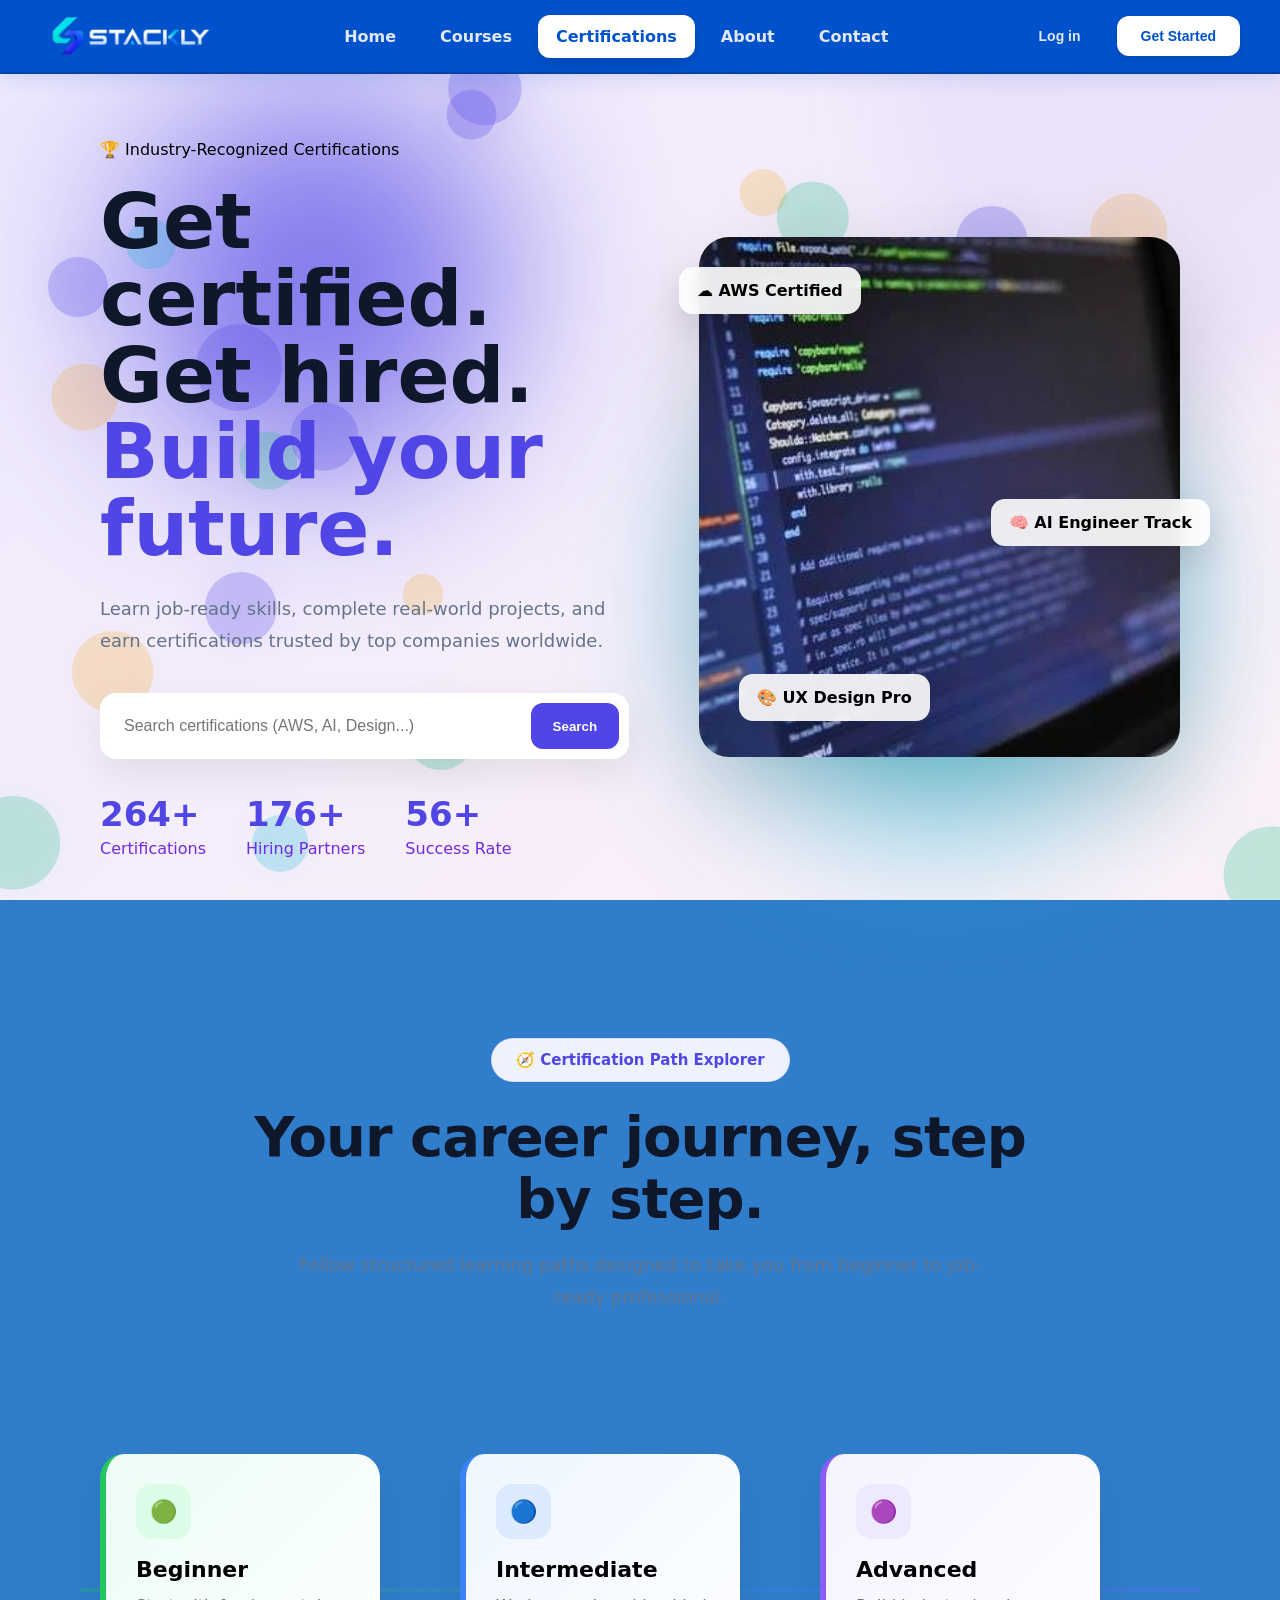
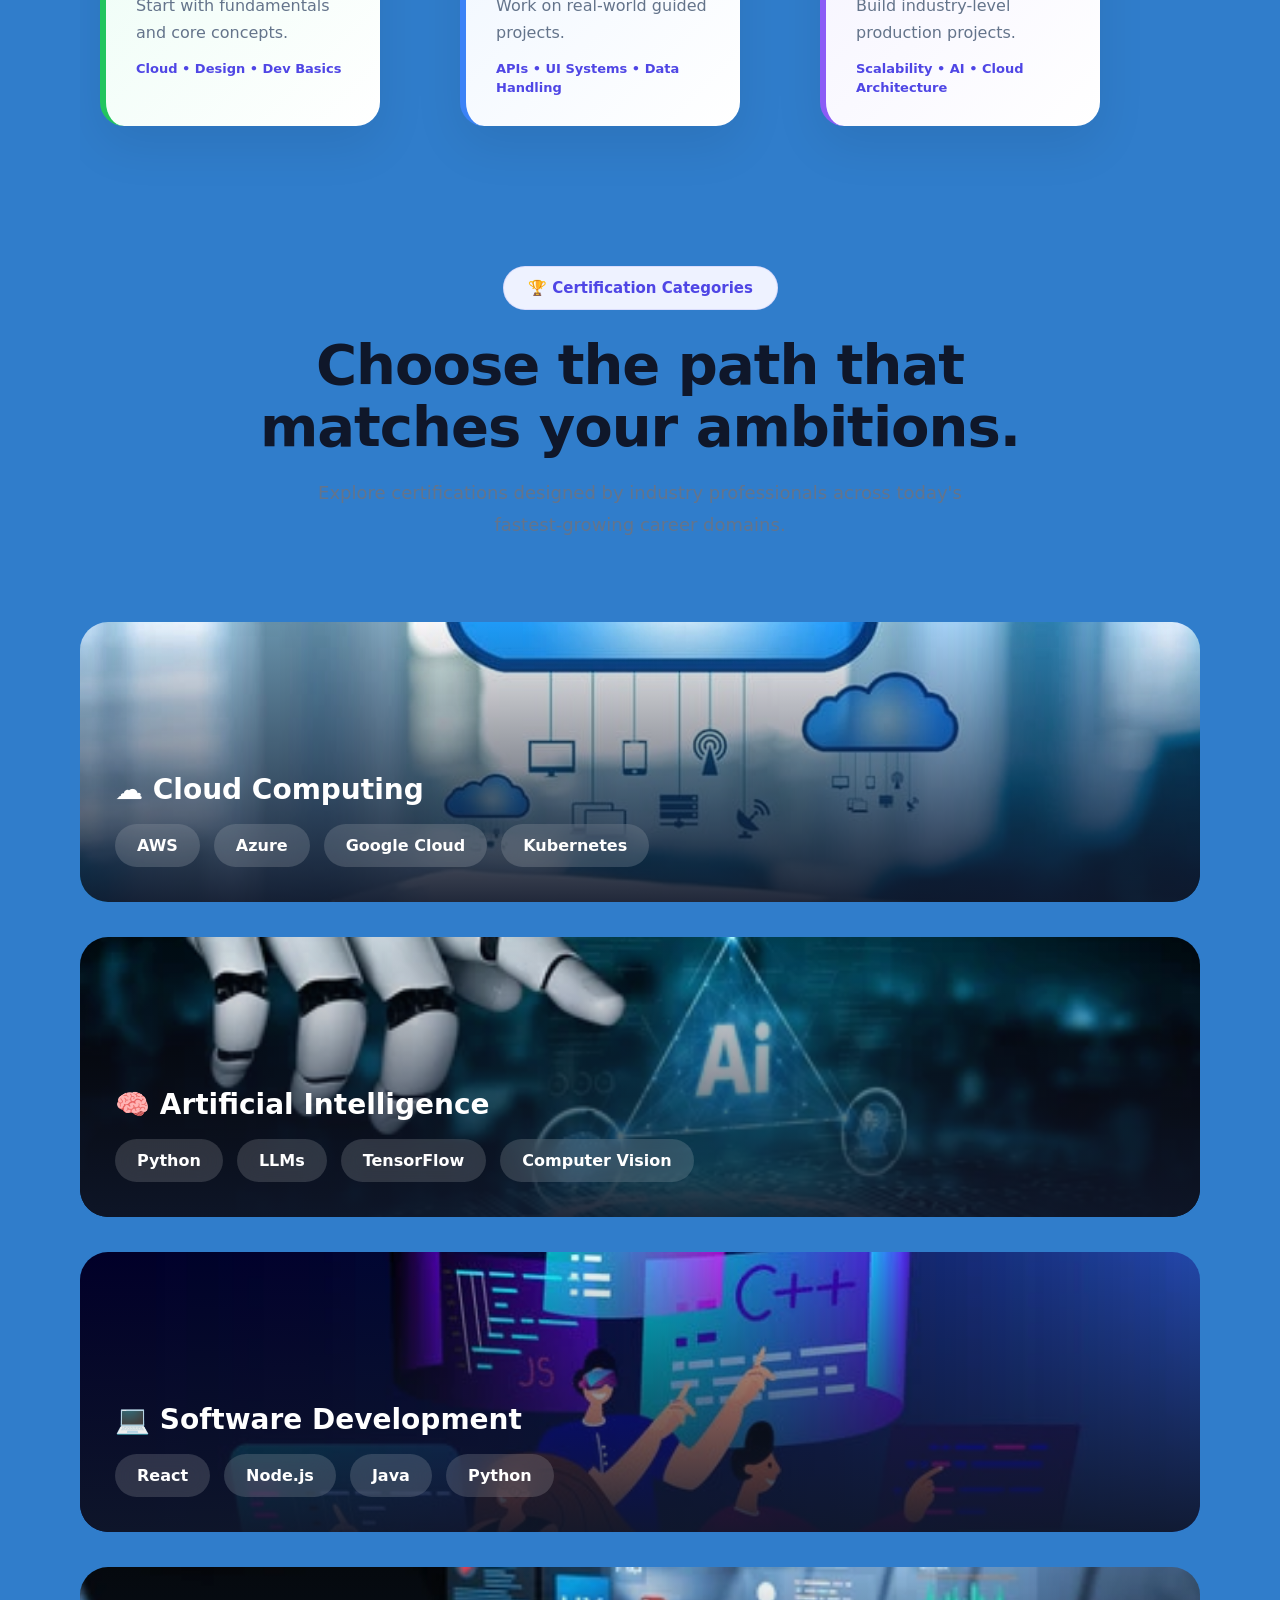
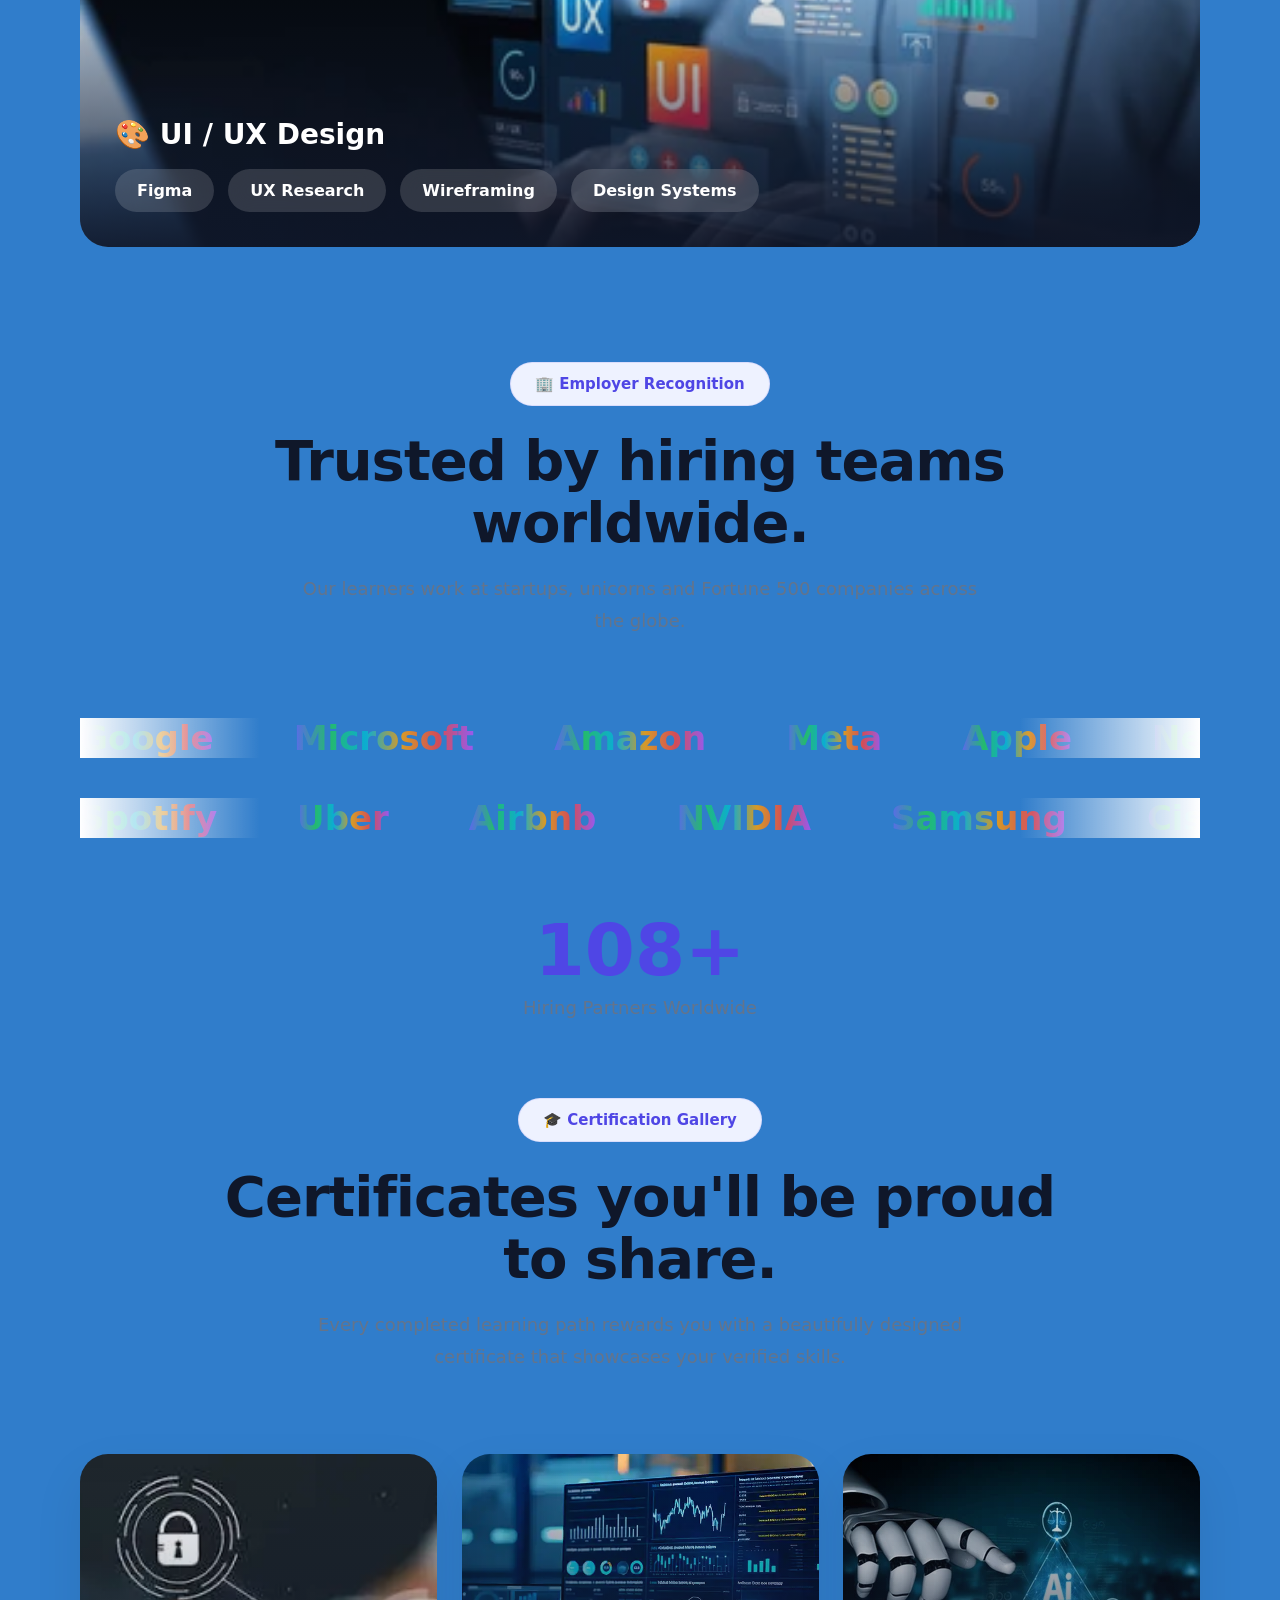
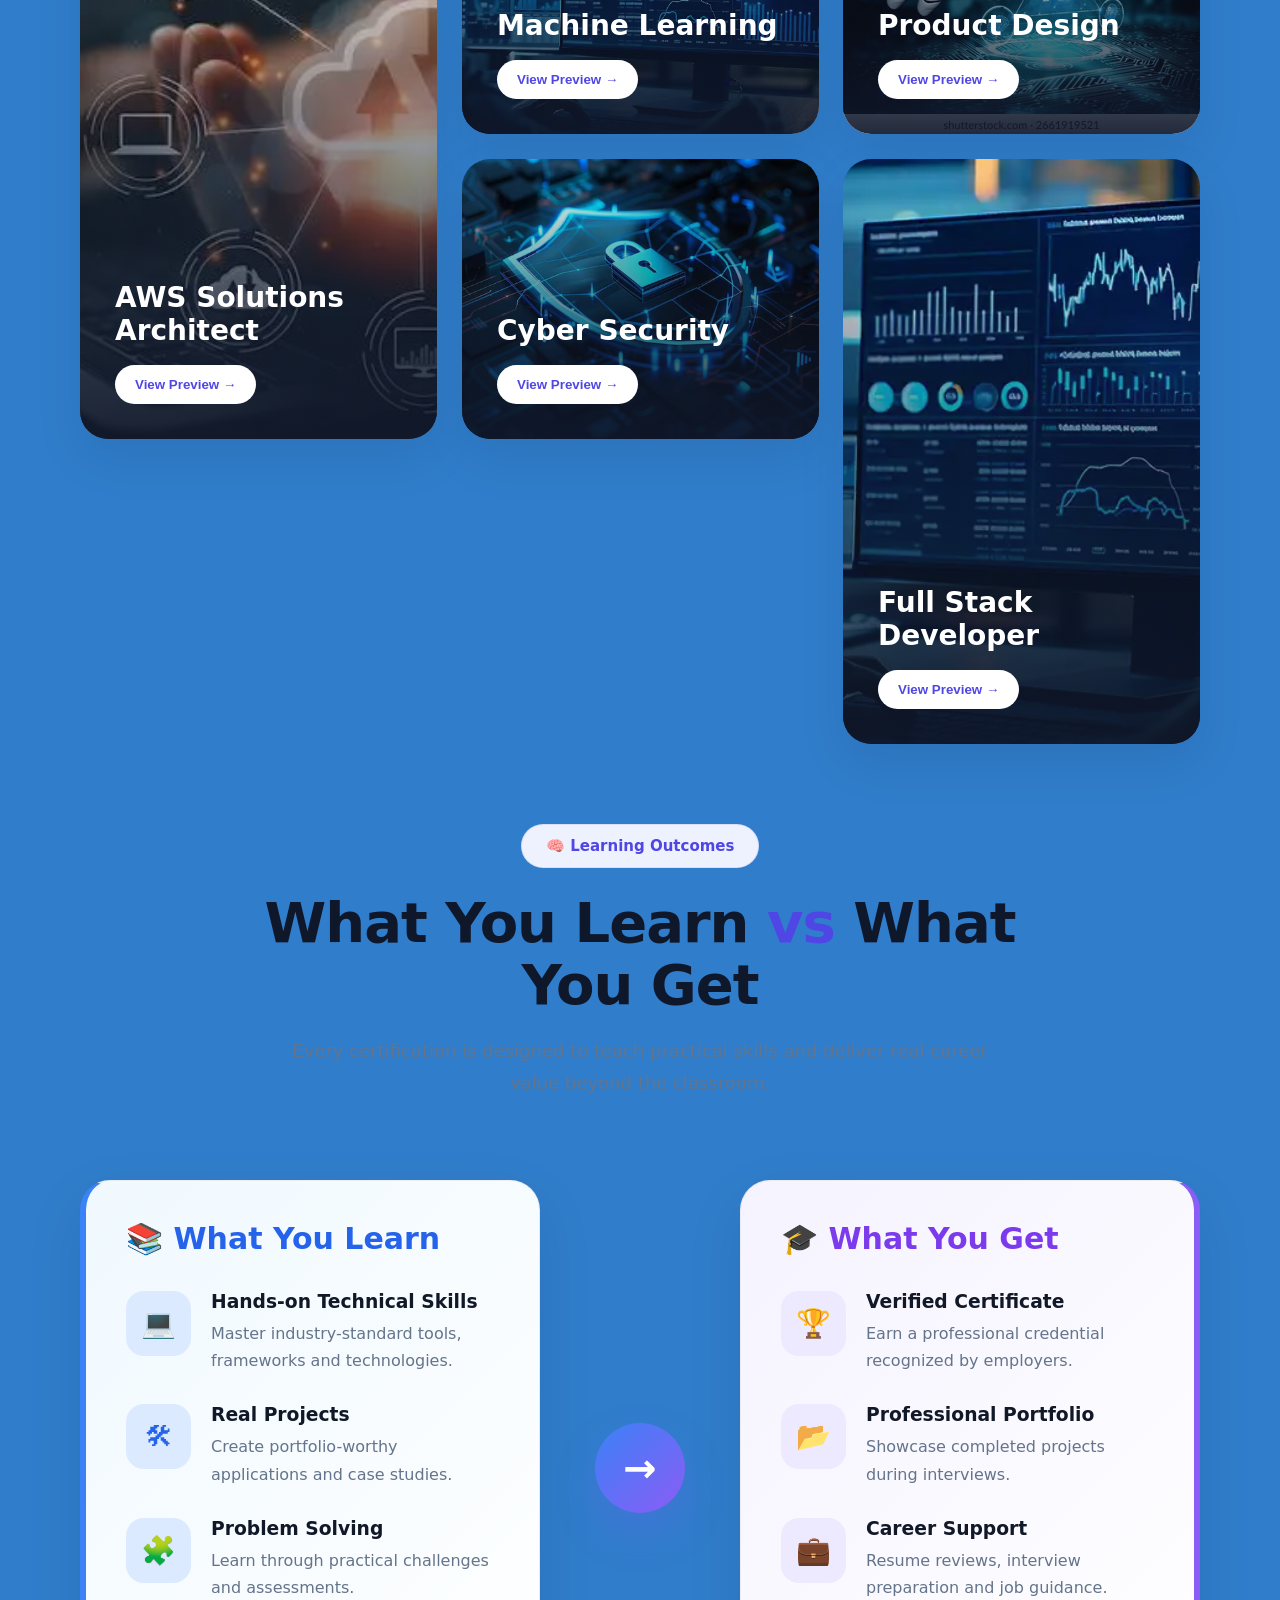
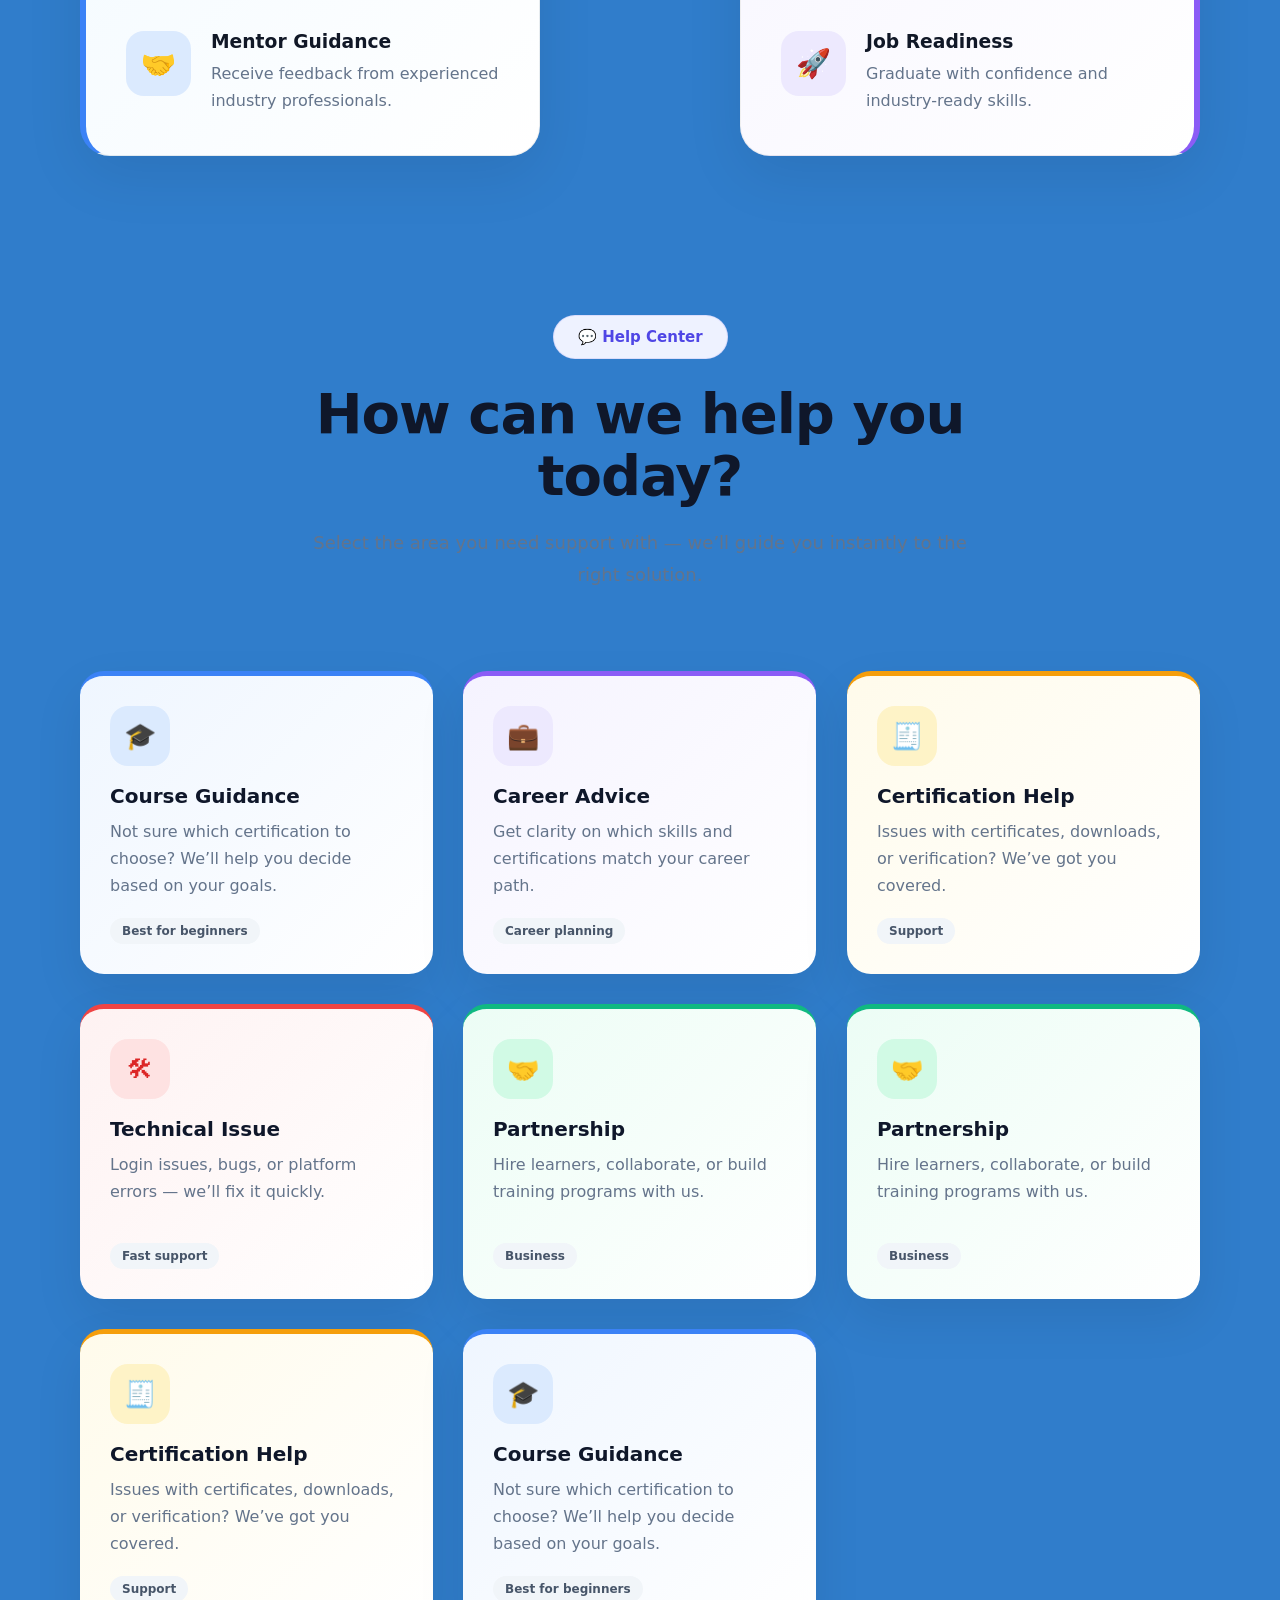
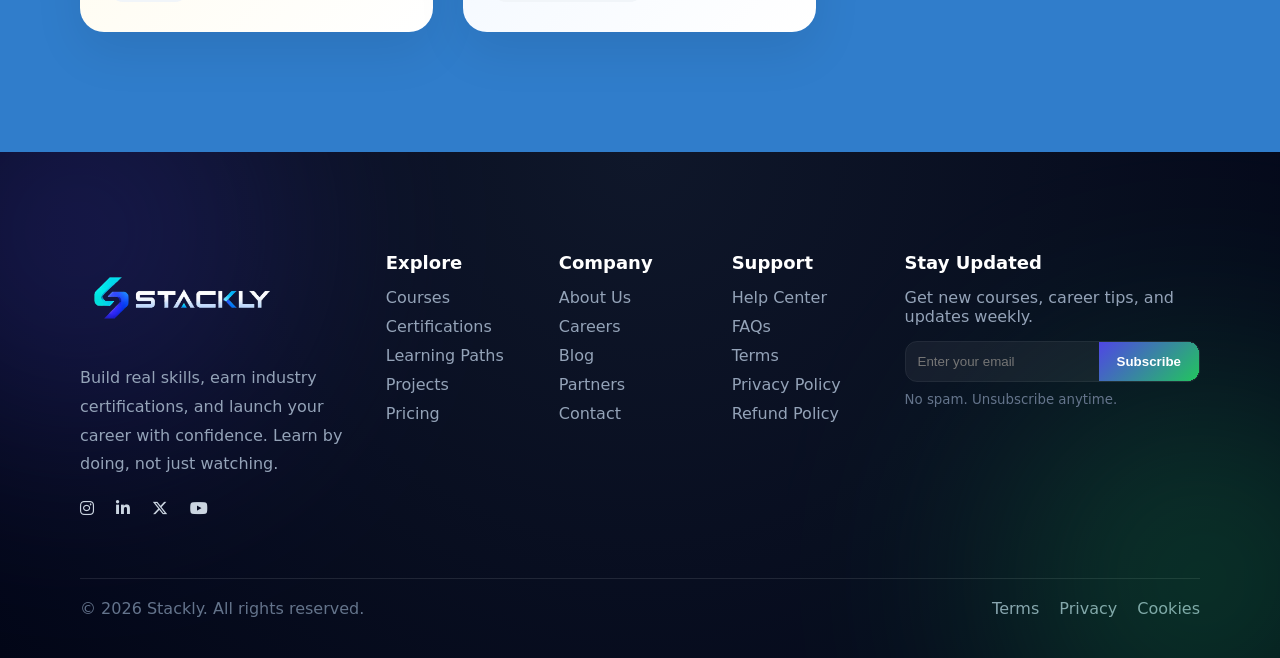
<file: certifications.html>
<!DOCTYPE html>
<html lang="en">
<head>
    <meta charset="UTF-8">
    <meta name="viewport" content="width=device-width, initial-scale=1.0">
    <link href="https://fonts.googleapis.com/css2?family=Inter:wght@400;600;700;800;900&display=swap" rel="stylesheet" />
    <link
      rel="stylesheet"
      href="https://cdnjs.cloudflare.com/ajax/libs/font-awesome/6.5.1/css/all.min.css"
    />
    <link rel="stylesheet" href="css/common.css">
    <link rel="stylesheet" href="css/certifications.css">
    <link rel="stylesheet" href="auth/auth.css" />
    <title>Document</title>
</head>
<body>

    <div id="auth-container"></div>

<div class="bg-gradient"></div>
<div class="bg-blobs"></div>
<canvas id="particles"></canvas>
<div class="cursor-glow"></div>

    
      <!-- NAV -->
<header class="nav-wrap">
    <div class="navbar">

        <a href="home.html" class="brand">
            <img src="images/stackly-logo.webp" alt="Stackly" class="brand-img">
        </a>

        <nav class="nav-links" id="navMenu">
            <a href="index.html">Home</a>
            <a href="courses.html">Courses</a>
            <a href="certifications.html" class="active">Certifications</a>
            <a href="about.html">About</a>
            <a href="contact.html">Contact</a>

             <div class="mobile-auth">
               <button class="mobile-btn primary" onclick="openAuth()">
                   Get Started
               </button>

               <button class="mobile-btn ghost" onclick="openAuth()">
                    Log In
               </button>
           </div>

           <div class="nav-contact-box">
                <h3 class="contact-heading">Get in Touch</h3>
                <div class="contact-item">
                    <span class="item-label">Phone</span>
                    <span class="item-value">📞 +91 9582465109</span>
                </div>
                <div class="contact-item">
                    <span class="item-label">Email</span>
                    <span class="item-value">✉️ support@Stackly.com</span>
                </div>
                <div class="contact-item">
                    <span class="item-label">Location</span>
                    <span class="item-value">📍 salem</span>
                </div>
            </div>
        </nav>

        <div class="nav-cta">
            <button class="btn btn-ghost" onclick="openAuth()">
                Log in
            </button>

            <button class="btn btn-primary" onclick="openAuth()">
                Get Started
            </button>

            <button
                class="nav-toggle"
                id="navToggle"
                aria-label="Toggle navigation"
                aria-expanded="false"
                aria-controls="navMenu">
                ☰
            </button>
        </div>

    </div>
</header>

    <!-- HERO -->
<section class="cert-hero">

    <div class="cert-bg"></div>

    <div class="container">

        <!-- TOP TEXT -->

        <div class="cert-hero-content">

            <span class="chip reveal-left">🏆 Industry-Recognized Certifications</span>

            <h1 class="reveal-right">
                Get certified.<br>
                Get hired.<br>
                <span>Build your future.</span>
            </h1>

            <p class="reveal-up">
                Learn job-ready skills, complete real-world projects,
                and earn certifications trusted by top companies worldwide.
            </p>

            <!-- SEARCH BAR -->

            <div class="cert-search reveal-pop">

                <input type="text" placeholder="Search certifications (AWS, AI, Design...)">

                <button onclick="window.location.href='error.html'">Search</button>

            </div>

            <!-- QUICK STATS -->

            <div class="cert-stats reveal-pop">

                <div class="stat-box">
                    <h3 data-target="450">0</h3>
                    <span>Certifications</span>
                </div>

                <div class="stat-box">
                    <h3 data-target="300">0</h3>
                    <span>Hiring Partners</span>
                </div>

                <div class="stat-box">
                    <h3 data-target="96">0</h3>
                    <span>Success Rate</span>
                </div>

            </div>

        </div>

        <!-- VISUAL SIDE -->

        <div class="cert-visual">

            <img src="images/Live Code Editor.webp" alt="certification learning">

            <!-- floating badges -->

            <div class="badge b1">☁️ AWS Certified</div>

            <div class="badge b2">🧠 AI Engineer Track</div>

            <div class="badge b3">🎨 UX Design Pro</div>

        </div>

    </div>

</section>

<!-- section-2 -->
<section class="cert-path">

    <div class="container">

        <div class="section-head">
            <span class="chip reveal-left">🧭 Certification Path Explorer</span>
            <h2 class="reveal-right">Your career journey, step by step.</h2>
            <p class="reveal-up">
                Follow structured learning paths designed to take you from beginner
                to job-ready professional.
            </p>
        </div>

        <!-- HORIZONTAL SCROLL MAP -->

        <div class="path-scroll">

            <div class="path-line"></div>

            <!-- Step 1 -->
            <div class="path-node reveal-pop">
                <div class="node-icon">🟢</div>
                <h3>Beginner</h3>
                <p>Start with fundamentals and core concepts.</p>
                <span>Cloud • Design • Dev Basics</span>
            </div>

            <!-- Step 2 -->
            <div class="path-node reveal-pop">
                <div class="node-icon">🔵</div>
                <h3>Intermediate</h3>
                <p>Work on real-world guided projects.</p>
                <span>APIs • UI Systems • Data Handling</span>
            </div>

            <!-- Step 3 -->
            <div class="path-node reveal-pop">
                <div class="node-icon">🟣</div>
                <h3>Advanced</h3>
                <p>Build industry-level production projects.</p>
                <span>Scalability • AI • Cloud Architecture</span>
            </div>

            <!-- Step 4 -->
            <div class="path-node reveal-pop">
                <div class="node-icon">🟡</div>
                <h3>Job Ready</h3>
                <p>Mock interviews, portfolio & certification exam.</p>
                <span>Resume • Interview • Certification</span>
            </div>

            <!-- Step 3 -->
            <div class="path-node reveal-pop">
                <div class="node-icon">🟣</div>
                <h3>Advanced</h3>
                <p>Build industry-level production projects.</p>
                <span>Scalability • AI • Cloud Architecture</span>
            </div>

            <!-- Step 3 -->
            <div class="path-node reveal-pop">
                <div class="node-icon">🟣</div>
                <h3>Advanced</h3>
                <p>Build industry-level production projects.</p>
                <span>Scalability • AI • Cloud Architecture</span>
            </div>

            <!-- Step 3 -->
            <div class="path-node reveal-pop">
                <div class="node-icon">🟣</div>
                <h3>Advanced</h3>
                <p>Build industry-level production projects.</p>
                <span>Scalability • AI • Cloud Architecture</span>
            </div>

        </div>

    </div>

</section>

<!-- CERTIFICATIONS TYPES -->
<section class="cert-types">

    <div class="container">

        <div class="section-head">

            <span class="chip reveal-left">🏆 Certification Categories</span>

            <h2 class="reveal-right">Choose the path that matches your ambitions.</h2>

            <p class="reveal-up">
                Explore certifications designed by industry professionals
                across today's fastest-growing career domains.
            </p>

        </div>

        <!-- CLOUD -->

        <div class="type-row reveal-pop">

            <img src="images/Cloud Computing.webp">

            <div class="overlay">

                <h3>☁ Cloud Computing</h3>

                <div class="pills">

                    <span>AWS</span>
                    <span>Azure</span>
                    <span>Google Cloud</span>
                    <span>Kubernetes</span>

                </div>

            </div>

        </div>

        <!-- AI -->

        <div class="type-row reveal-pop">

            <img src="images/Artificial Intelligence.webp">

            <div class="overlay">

                <h3>🧠 Artificial Intelligence</h3>

                <div class="pills">

                    <span>Python</span>
                    <span>LLMs</span>
                    <span>TensorFlow</span>
                    <span>Computer Vision</span>

                </div>

            </div>

        </div>

        <!-- DEVELOPMENT -->

        <div class="type-row reveal-pop">

            <img src="images/Software Development.webp">

            <div class="overlay">

                <h3>💻 Software Development</h3>

                <div class="pills">

                    <span>React</span>
                    <span>Node.js</span>
                    <span>Java</span>
                    <span>Python</span>

                </div>

            </div>

        </div>

        <!-- DESIGN -->

        <div class="type-row reveal-pop">

            <img src="images/UIUX Designer.webp">

            <div class="overlay">

                <h3>🎨 UI / UX Design</h3>

                <div class="pills">

                    <span>Figma</span>
                    <span>UX Research</span>
                    <span>Wireframing</span>
                    <span>Design Systems</span>

                </div>

            </div>

        </div>

    </div>

</section>

<!-- EMPLOYER RECOGNITION -->
<section class="employers">

    <div class="container">

        <div class="section-head">

            <span class="chip reveal-left">🏢 Employer Recognition</span>

            <h2 class="reveal-right">Trusted by hiring teams worldwide.</h2>

            <p class="reveal-up">
                Our learners work at startups, unicorns and Fortune 500
                companies across the globe.
            </p>

        </div>

    </div>

    <!-- Row 1 -->

    <div class="logo-slider reveal-pop">

        <div class="logo-track">

            <span>Google</span>
            <span>Microsoft</span>
            <span>Amazon</span>
            <span>Meta</span>
            <span>Apple</span>
            <span>Netflix</span>
            <span>Adobe</span>
            <span>IBM</span>
            <span>Oracle</span>
            <span>Intel</span>

            <!-- Duplicate -->

            <span>Google</span>
            <span>Microsoft</span>
            <span>Amazon</span>
            <span>Meta</span>
            <span>Apple</span>
            <span>Netflix</span>
            <span>Adobe</span>
            <span>IBM</span>
            <span>Oracle</span>
            <span>Intel</span>

        </div>

    </div>

    <!-- Row 2 -->

    <div class="logo-slider reverse">

        <div class="logo-track">

            <span>Spotify</span>
            <span>Uber</span>
            <span>Airbnb</span>
            <span>NVIDIA</span>
            <span>Samsung</span>
            <span>Cisco</span>
            <span>Salesforce</span>
            <span>Dell</span>
            <span>PayPal</span>
            <span>Intel</span>

            <span>Spotify</span>
            <span>Uber</span>
            <span>Airbnb</span>
            <span>NVIDIA</span>
            <span>Samsung</span>
            <span>Cisco</span>
            <span>Salesforce</span>
            <span>Dell</span>
            <span>PayPal</span>
            <span>Intel</span>

        </div>

    </div>

    <div class="partner-count stat-box">
       <h3 data-target="300">0</h3>
       <span>Hiring Partners Worldwide</span>
    </div>

</section>

<!--  Certification Preview Wall (Interactive) -->
<section class="certificate-wall">

    <div class="container">

        <div class="section-head">

            <span class="chip reveal-left">🎓 Certification Gallery</span>

            <h2 class="reveal-right">Certificates you'll be proud to share.</h2>

            <p class="reveal-up">
                Every completed learning path rewards you with a beautifully
                designed certificate that showcases your verified skills.
            </p>

        </div>

        <div class="wall-grid">

            <div class="certificate large reveal-pop">

                <img src="images/AWS Solutions Architect.webp">

                <div class="overlay">

                    <h3>AWS Solutions Architect</h3>

                    <button onclick="window.location.href='error.html'">View Preview →</button>

                </div>

            </div>

            <div class="certificate reveal-pop">

                <img src="images/Machine Learning.webp">

                <div class="overlay">

                    <h3>Machine Learning</h3>

                    <button onclick="window.location.href='error.html'">View Preview →</button>

                </div>

            </div>

            <div class="certificate reveal-pop">

                <img src="images/Artificial Intelligence.webp">

                <div class="overlay">

                    <h3>Product Design</h3>

                    <button onclick="window.location.href='error.html'">View Preview →</button>

                </div>

            </div>

            <div class="certificate reveal-pop">

                <img src="images/Cyber Security.webp">

                <div class="overlay">

                    <h3>Cyber Security</h3>

                    <button onclick="window.location.href='error.html'">View Preview →</button>

                </div>

            </div>

            <div class="certificate large reveal-pop">

                <img src="images/Machine Learning.webp">

                <div class="overlay">

                    <h3>Full Stack Developer</h3>

                    <button onclick="window.location.href='error.html'">View Preview →</button>

                </div>

            </div>

        </div>

    </div>

</section>

<!-- WHAT YOU LEARN -->
<section class="learn-get">

    <div class="container">

        <div class="section-head">

            <span class="chip reveal-left">🧠 Learning Outcomes</span>

            <h2 class="reveal-right">What You Learn <span>vs</span> What You Get</h2>

            <p class="reveal-up">
                Every certification is designed to teach practical skills and
                deliver real career value beyond the classroom.
            </p>

        </div>

        <div class="comparison">

            <!-- LEFT -->

            <div class="comparison-side reveal-pop">

                <div class="side-title">
                    📚 What You Learn
                </div>

                <div class="item">
                    <div class="icon">💻</div>
                    <div>
                        <h3>Hands-on Technical Skills</h3>
                        <p>Master industry-standard tools, frameworks and technologies.</p>
                    </div>
                </div>

                <div class="item">
                    <div class="icon">🛠</div>
                    <div>
                        <h3>Real Projects</h3>
                        <p>Create portfolio-worthy applications and case studies.</p>
                    </div>
                </div>

                <div class="item">
                    <div class="icon">🧩</div>
                    <div>
                        <h3>Problem Solving</h3>
                        <p>Learn through practical challenges and assessments.</p>
                    </div>
                </div>

                <div class="item">
                    <div class="icon">🤝</div>
                    <div>
                        <h3>Mentor Guidance</h3>
                        <p>Receive feedback from experienced industry professionals.</p>
                    </div>
                </div>

            </div>

            <!-- CENTER -->

            <div class="comparison-arrow">

                <div class="circle">

                    →

                </div>

            </div>

            <!-- RIGHT -->

            <div class="comparison-side right reveal-pop">

                <div class="side-title">
                    🎓 What You Get
                </div>

                <div class="item">
                    <div class="icon">🏆</div>
                    <div>
                        <h3>Verified Certificate</h3>
                        <p>Earn a professional credential recognized by employers.</p>
                    </div>
                </div>

                <div class="item">
                    <div class="icon">📂</div>
                    <div>
                        <h3>Professional Portfolio</h3>
                        <p>Showcase completed projects during interviews.</p>
                    </div>
                </div>

                <div class="item">
                    <div class="icon">💼</div>
                    <div>
                        <h3>Career Support</h3>
                        <p>Resume reviews, interview preparation and job guidance.</p>
                    </div>
                </div>

                <div class="item">
                    <div class="icon">🚀</div>
                    <div>
                        <h3>Job Readiness</h3>
                        <p>Graduate with confidence and industry-ready skills.</p>
                    </div>
                </div>

            </div>

        </div>

    </div>

</section>

<!-- CERTIFICATION INCLUDES -->
<section class="intent-section">

    <div class="container">

        <div class="section-head">

            <span class="chip reveal-left">💬 Help Center</span>

            <h2 class="reveal-right">How can we help you today?</h2>

            <p class="reveal-up">
                Select the area you need support with — we’ll guide you instantly
                to the right solution.
            </p>

        </div>

        <div class="intent-grid">

            <div class="intent-card reveal-pop" data-type="course">

                <div class="icon">🎓</div>

                <h3>Course Guidance</h3>

                <p>Not sure which certification to choose? We’ll help you decide based on your goals.</p>

                <span class="tag">Best for beginners</span>

            </div>

            <div class="intent-card reveal-pop" data-type="career">

                <div class="icon">💼</div>

                <h3>Career Advice</h3>

                <p>Get clarity on which skills and certifications match your career path.</p>

                <span class="tag">Career planning</span>

            </div>

            <div class="intent-card reveal-pop" data-type="cert">

                <div class="icon">🧾</div>

                <h3>Certification Help</h3>

                <p>Issues with certificates, downloads, or verification? We’ve got you covered.</p>

                <span class="tag">Support</span>

            </div>

            <div class="intent-card reveal-pop" data-type="tech">

                <div class="icon">🛠</div>

                <h3>Technical Issue</h3>

                <p>Login issues, bugs, or platform errors — we’ll fix it quickly.</p>

                <span class="tag tech-tag">Fast support</span>

            </div>

            <div class="intent-card reveal-pop" data-type="partner">

                <div class="icon">🤝</div>

                <h3>Partnership</h3>

                <p>Hire learners, collaborate, or build training programs with us.</p>

                <span class="tag tech-tag">Business</span>

            </div>

            <div class="intent-card reveal-pop" data-type="partner">

                <div class="icon">🤝</div>

                <h3>Partnership</h3>

                <p>Hire learners, collaborate, or build training programs with us.</p>

                <span class="tag tech-tag">Business</span>

            </div>

            <div class="intent-card reveal-pop" data-type="cert">

                <div class="icon">🧾</div>

                <h3>Certification Help</h3>

                <p>Issues with certificates, downloads, or verification? We’ve got you covered.</p>

                <span class="tag">Support</span>

            </div>

            <div class="intent-card reveal-pop" data-type="course">

                <div class="icon">🎓</div>

                <h3>Course Guidance</h3>

                <p>Not sure which certification to choose? We’ll help you decide based on your goals.</p>

                <span class="tag">Best for beginners</span>

            </div>

        </div>

    </div>

</section>


<!-- FOOTER -->

<footer class="site-footer ">

  <div class="container footer-grid">

    <!-- BRAND -->
    <div class="footer-brand">
      <a href="index.html" class="footer-logo">
         <img src="images/stackly-logo.webp" alt="Stackly Logo">
      </a>
      <p>
        Build real skills, earn industry certifications, and launch your career
        with confidence. Learn by doing, not just watching.
      </p>

      <div class="socials">
            <a onclick="window.location.href = 'error.html'">
              <i class="fa-brands fa-instagram"></i>
            </a>
            <a onclick="window.location.href = 'error.html'">
              <i class="fa-brands fa-linkedin-in"></i>
            </a>
            <a onclick="window.location.href = 'error.html'">
              <i class="fa-brands fa-x-twitter"></i>
            </a>
            <a onclick="window.location.href = 'error.html'">
              <i class="fa-brands fa-youtube"></i>
            </a>
          </div>
    </div>

    <!-- LINKS -->
    <div class="footer-col">
      <h3>Explore</h3>
      <a href="error.html">Courses</a>
      <a href="error.html">Certifications</a>
      <a href="error.html">Learning Paths</a>
      <a href="error.html">Projects</a>
      <a href="error.html">Pricing</a>
    </div>

    <div class="footer-col">
      <h3>Company</h3>
      <a href="error.html">About Us</a>
      <a href="error.html">Careers</a>
      <a href="error.html">Blog</a>
      <a href="error.html">Partners</a>
      <a href="error.html">Contact</a>
    </div>

    <div class="footer-col">
      <h3>Support</h3>
      <a href="error.html">Help Center</a>
      <a href="error.html">FAQs</a>
      <a href="error.html">Terms</a>
      <a href="error.html">Privacy Policy</a>
      <a href="error.html">Refund Policy</a>
    </div>

    <!-- NEWSLETTER -->
    <div class="footer-newsletter">
      <h3>Stay Updated</h3>
      <p>Get new courses, career tips, and updates weekly.</p>

      <div class="newsletter-box">
        <input type="email" placeholder="Enter your email">
        <button  onclick="window.location.href = 'error.html'">Subscribe</button>
      </div>

      <small>No spam. Unsubscribe anytime.</small>
    </div>

  </div>

  <!-- BOTTOM BAR -->
  <div class="footer-bottom">
    <p>© 2026 Stackly. All rights reserved.</p>

    <div class="footer-links">
      <a href="error.html">Terms</a>
      <a href="error.html">Privacy</a>
      <a href="error.html">Cookies</a>
    </div>
  </div>

</footer>

    <!-- Scripts -->

    <script>
        fetch("auth/auth.html")
  .then(res => res.text())
  .then(html => {
    document.getElementById("auth-container").innerHTML = html;
  });
    </script>


<script src="js/certifications.js"></script>
<script src="js/common.js"></script>
<script src="auth/auth.js" defer></script>

</body>
</html>
</file>
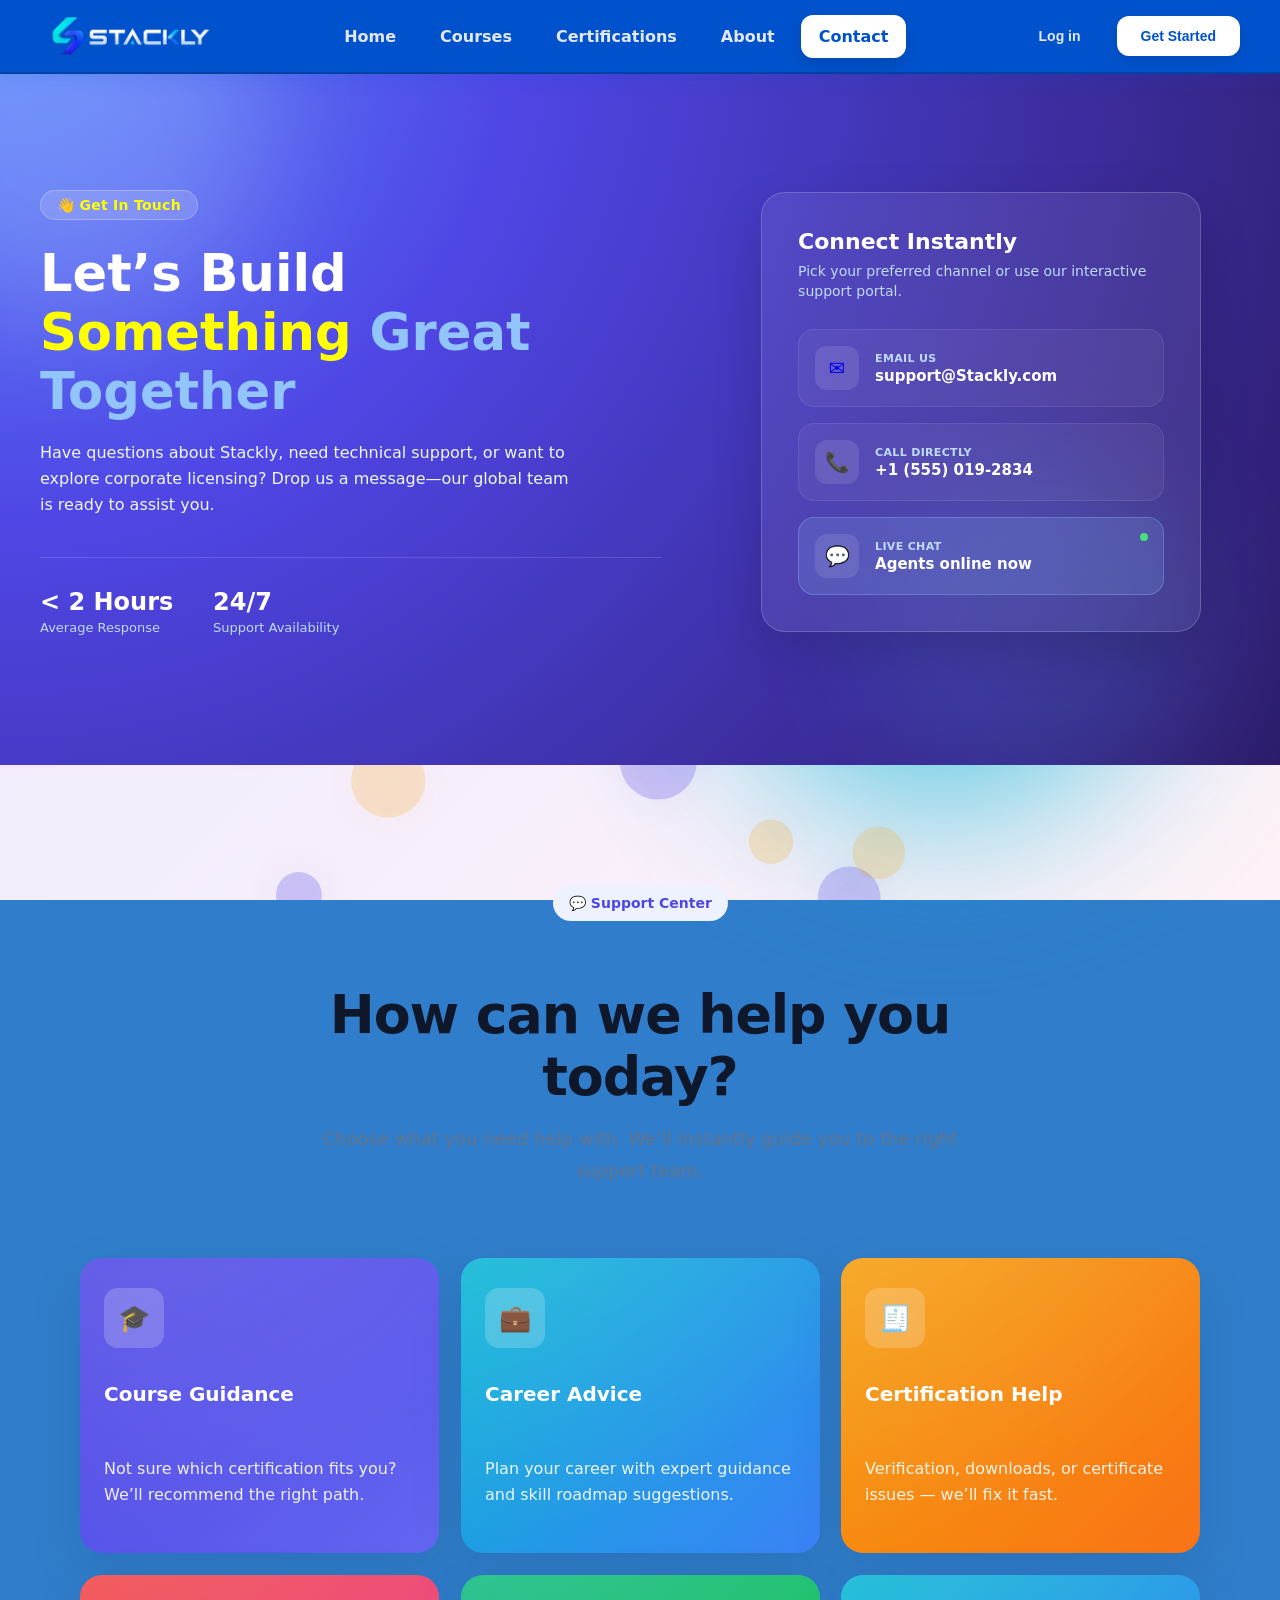
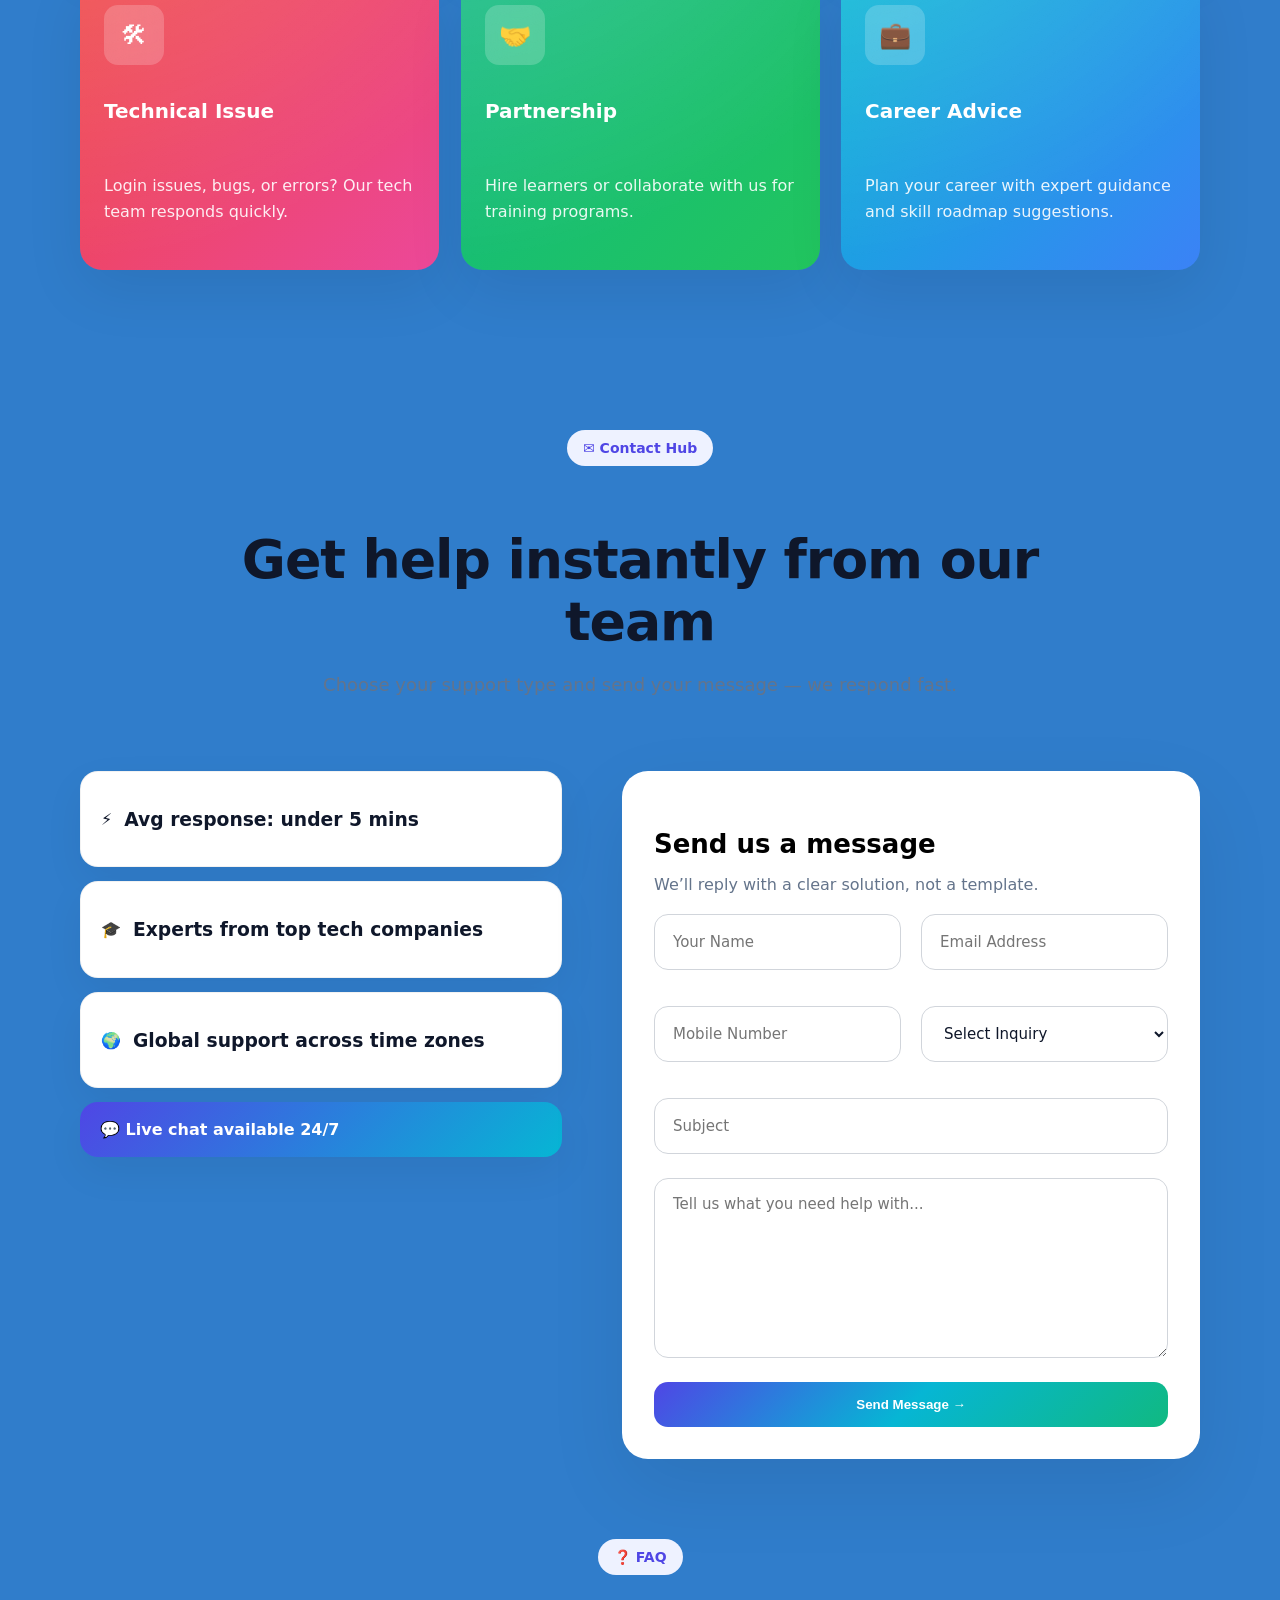
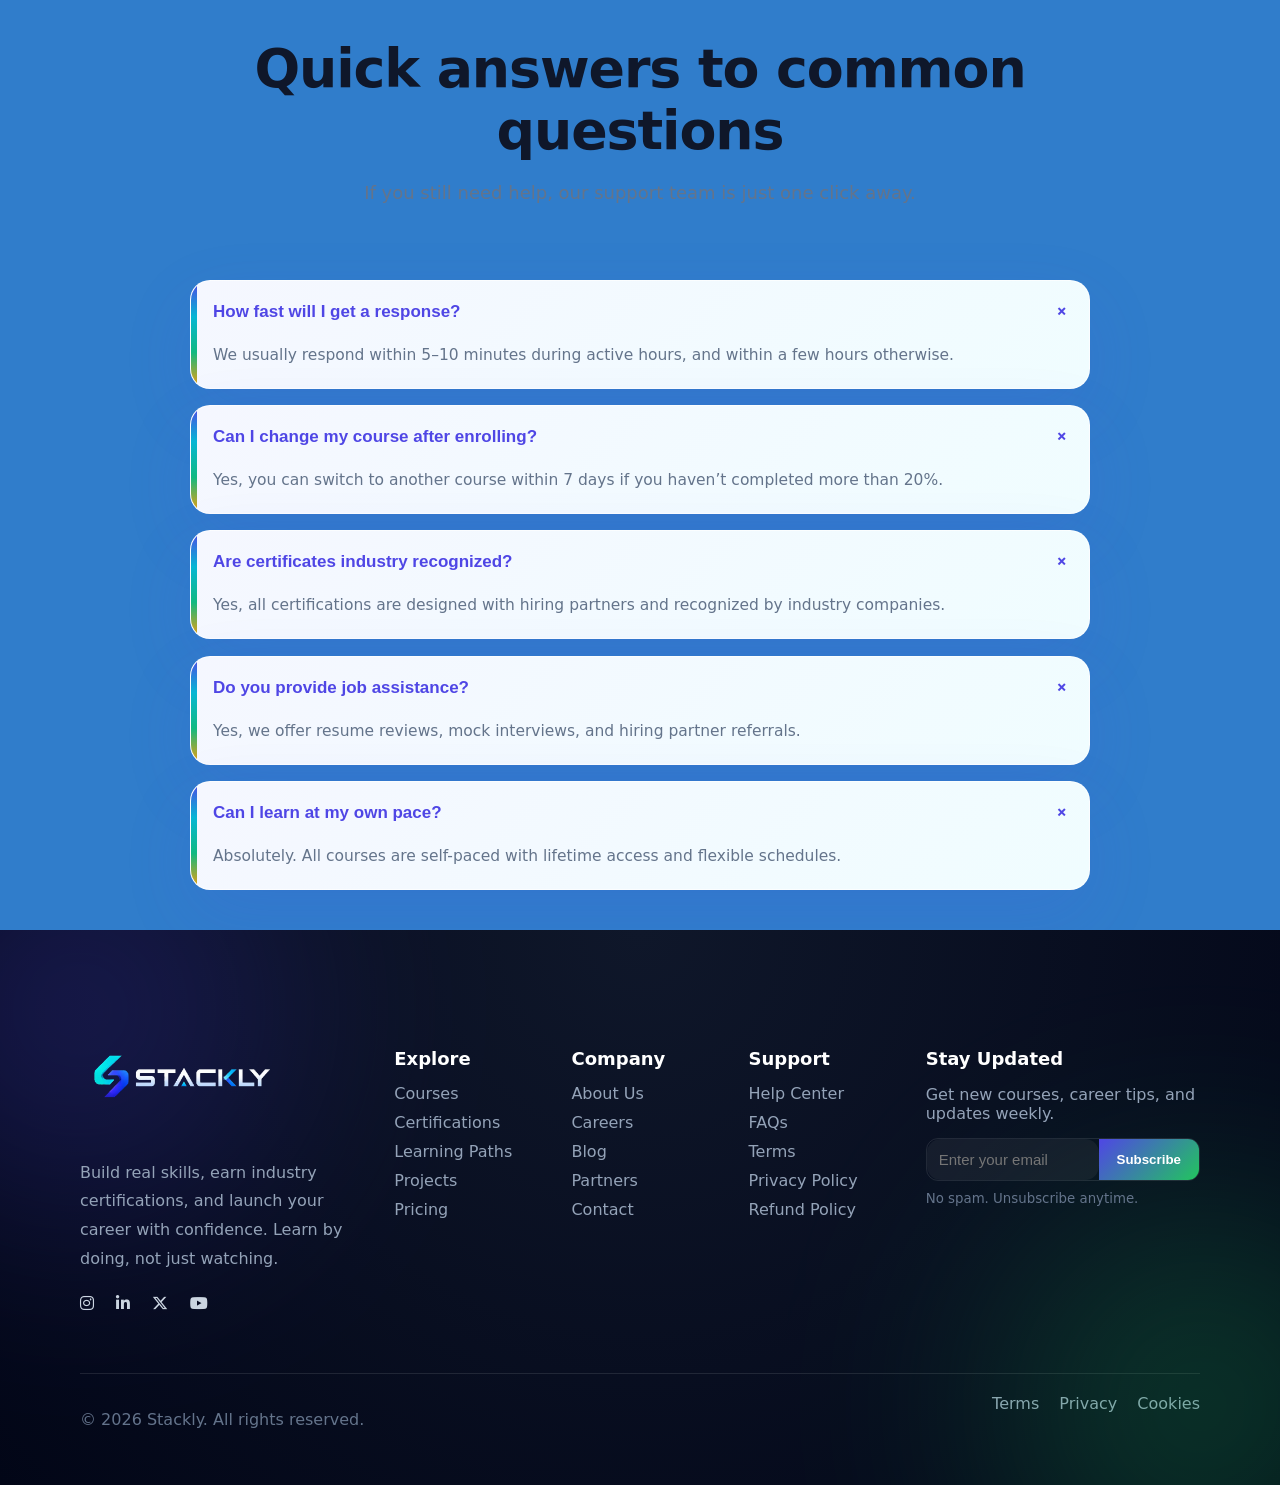
<file: contact.html>
<!DOCTYPE html>
<html lang="en">
<head>
    <meta charset="UTF-8">
    <meta name="viewport" content="width=device-width, initial-scale=1.0">
    <link href="https://fonts.googleapis.com/css2?family=Inter:wght@400;600;700;800;900&display=swap" rel="stylesheet" />
    <link
      rel="stylesheet"
      href="https://cdnjs.cloudflare.com/ajax/libs/font-awesome/6.5.1/css/all.min.css"
    />
    <link rel="stylesheet" href="css/common.css">
    <link rel="stylesheet" href="css/contact.css">
    <link rel="stylesheet" href="auth/auth.css" />
    <title>Document</title>
</head>
<body>

    <div id="auth-container"></div>

<div class="bg-gradient"></div>
<div class="bg-blobs"></div>
<canvas id="particles"></canvas>
<div class="cursor-glow"></div>

    
      <!-- NAV -->
<header class="nav-wrap">
    <div class="navbar">

        <a href="home.html" class="brand">
            <img src="images/stackly-logo.webp" alt="Stackly" class="brand-img">
        </a>

        <nav class="nav-links" id="navMenu">
            <a href="index.html">Home</a>
            <a href="courses.html">Courses</a>
            <a href="certifications.html">Certifications</a>
            <a href="about.html">About</a>
            <a href="contact.html" class="active">Contact</a>

             <div class="mobile-auth">
               <button class="mobile-btn primary" onclick="openAuth()">
                   Get Started
               </button>

               <button class="mobile-btn ghost" onclick="openAuth()">
                    Log In
               </button>
           </div>

           <div class="nav-contact-box">
                <h3 class="contact-heading">Get in Touch</h3>
                <div class="contact-item">
                    <span class="item-label">Phone</span>
                    <span class="item-value">📞 +91 9582465109</span>
                </div>
                <div class="contact-item">
                    <span class="item-label">Email</span>
                    <span class="item-value">✉️ support@Stackly.com</span>
                </div>
                <div class="contact-item">
                    <span class="item-label">Location</span>
                    <span class="item-value">📍 salem</span>
                </div>
            </div>
        </nav>

        <div class="nav-cta">
            <button class="btn btn-ghost" onclick="openAuth()">
                Log in
            </button>

            <button class="btn btn-primary" onclick="openAuth()">
                Get Started
            </button>

            <button
                class="nav-toggle"
                id="navToggle"
                aria-label="Toggle navigation"
                aria-expanded="false"
                aria-controls="navMenu">
                ☰
            </button>
        </div>

    </div>
</header>

<!-- HERO -->
<section class="contact-hero ">
    <!-- Ambient decorative shapes for background depth -->
    <div class="hero-shape shape-1"></div>
    <div class="hero-shape shape-2"></div>

    <div class="hero-container">
        <!-- Left Side: Copywriting & Value Prop -->
        <div class="hero-content">
            <span class="hero-badge  " style="--delay: 1 reveal-left">👋 Get In Touch</span>
            <h1 class="hero-title  " style="--delay: 2 reveal-right">Let’s Build <span> Something </span> <span class="highlight">Great Together</span></h1>
            <p class="hero-subtitle  " style="--delay: 3 reveal-up">
                Have questions about Stackly, need technical support, or want to explore corporate licensing? Drop us a message—our global team is ready to assist you.
            </p>
            
            <!-- Quick Trust Statistics/Badges -->
            <div class="hero-stats  " style="--delay: 4">
                <div class="stat-item reveal-pop">
                    <strong>&lt; 2 Hours</strong>
                    <span>Average Response</span>
                </div>
                <div class="stat-item reveal-pop">
                    <strong>24/7</strong>
                    <span>Support Availability</span>
                </div>
            </div>
        </div>

        <!-- Right Side: Clean Glassmorphic Quick-Contact Card -->
        <div class="hero-card-wrapper anim-fade-left reveal-pop">
            <div class="quick-contact-card">
                <h3>Connect Instantly</h3>
                <p>Pick your preferred channel or use our interactive support portal.</p>
                
                <div class="quick-links">
                    <a href="mailto:support@Stackly.com" class="q-link-item">
                        <div class="icon-box">✉️</div>
                        <div class="link-text">
                            <span class="label">Email Us</span>
                            <span class="value">support@Stackly.com</span>
                        </div>
                    </a>
                    
                    <a href="tel:+15550192834" class="q-link-item">
                        <div class="icon-box">📞</div>
                        <div class="link-text">
                            <span class="label">Call Directly</span>
                            <span class="value">+1 (555) 019-2834</span>
                        </div>
                    </a>

                    <a href="#livechat" class="q-link-item chat-highlight">
                        <div class="icon-box">💬</div>
                        <div class="link-text">
                            <span class="label">Live Chat</span>
                            <span class="value">Agents online now</span>
                        </div>
                    </a>
                </div>
            </div>
        </div>
    </div>
</section>

<!-- HOW WE HELP -->
<section class="intent-section ">

    <div class="container">

        <div class="section-head">

            <span class="chip reveal-left">💬 Support Center</span>

            <h2 class="reveal-right" style="--delay: 1">How can we help you today?</h2>

            <p class="reveal-up">
                Choose what you need help with. We’ll instantly guide you to the right support team.
            </p>

        </div>

        <div class="intent-grid">

            <div class="intent-card course reveal-pop  ">
                <div class="icon">🎓</div>
                <h3>Course Guidance</h3>
                <p>Not sure which certification fits you? We’ll recommend the right path.</p>
            </div>

            <div class="intent-card career reveal-pop">
                <div class="icon">💼</div>
                <h3>Career Advice</h3>
                <p>Plan your career with expert guidance and skill roadmap suggestions.</p>
            </div>

            <div class="intent-card cert reveal-pop ">
                <div class="icon">🧾</div>
                <h3>Certification Help</h3>
                <p>Verification, downloads, or certificate issues — we’ll fix it fast.</p>
            </div>

            <div class="intent-card tech reveal-pop ">
                <div class="icon">🛠</div>
                <h3>Technical Issue</h3>
                <p>Login issues, bugs, or errors? Our tech team responds quickly.</p>
            </div>

            <div class="intent-card partner reveal-pop ">
                <div class="icon">🤝</div>
                <h3>Partnership</h3>
                <p>Hire learners or collaborate with us for training programs.</p>
            </div>

            <div class="intent-card career reveal-pop">
                <div class="icon">💼</div>
                <h3>Career Advice</h3>
                <p>Plan your career with expert guidance and skill roadmap suggestions.</p>
            </div>

        </div>

    </div>

</section>

<!-- CONTACT FORM -->
<section class="contact-hub ">

    <div class="container">

        <div class="section-head">
            <span class="chip reveal-left">✉️ Contact Hub</span>
            <h2 class="reveal-right">Get help instantly from our team</h2>
            <p class="reveal-up">Choose your support type and send your message — we respond fast.</p>
        </div>

        <div class="hub-grid">

            <!-- LEFT: INFO STACK -->
            <div class="hub-info reveal-pop">

                <div class="info-glow">
                    ⚡ <h3>Avg response: under 5 mins</h3>
                </div>

                <div class="info-glow">
                    🎓 <h3>Experts from top tech companies</h3>
                </div>

                <div class="info-glow">
                    🌍 <h3>Global support across time zones</h3>
                </div>

                <div class="info-glow highlight">
                    💬 Live chat available 24/7
                </div>

            </div>

            <!-- RIGHT: FORM CARD -->
            <div class="hub-form reveal-pop">

                <div class="form-title">
                    <h3>Send us a message</h3>
                    <p>We’ll reply with a clear solution, not a template.</p>
                </div>

                <form>

                   <!-- Row 1 -->
                   <div class="grid-2">
                       <input type="text" placeholder="Your Name" required>

                       <input type="email" placeholder="Email Address" required>
                   </div>

                   <!-- Row 2 -->
                   <div class="grid-2">
                       <input
                           type="tel"
                           placeholder="Mobile Number"
                           inputmode="numeric"
                           pattern="[0-9]{10}"
                           maxlength="10"
                           oninput="this.value = this.value.replace(/[^0-9]/g,'')"
                           required>

                       <select required>
                           <option selected disabled>Select Inquiry</option>
                           <option>Course Guidance</option>
                           <option>Career Help</option>
                           <option>Technical Issue</option>
                           <option>Partnership</option>
                       </select>
                   </div>

                   <!-- Row 3 -->
                   <input type="text" placeholder="Subject" required>

                   <!-- Row 4 -->
                   <textarea placeholder="Tell us what you need help with..." required></textarea>

                   <button type="submit">
                       Send Message →
                   </button>

               </form>

            </div>

        </div>

    </div>

</section>

<!-- FAQ -->
<section class="faq-section ">

    <div class="container">

        <div class="section-head">
            <span class="chip reveal-left">❓ FAQ</span>
            <h2 class="reveal-right">Quick answers to common questions</h2>
            <p class="reveal-up">If you still need help, our support team is just one click away.</p>
        </div>

        <div class="faq-grid">

            <div class="faq-item reveal-pop">
                <button class="faq-question">
                    How fast will I get a response?
                    <span>+</span>
                </button>
                <div class="faq-answer">
                    We usually respond within 5–10 minutes during active hours, and within a few hours otherwise.
                </div>
            </div>

            <div class="faq-item reveal-pop">
                <button class="faq-question">
                    Can I change my course after enrolling?
                    <span>+</span>
                </button>
                <div class="faq-answer">
                    Yes, you can switch to another course within 7 days if you haven’t completed more than 20%.
                </div>
            </div>

            <div class="faq-item reveal-pop">
                <button class="faq-question">
                    Are certificates industry recognized?
                    <span>+</span>
                </button>
                <div class="faq-answer">
                    Yes, all certifications are designed with hiring partners and recognized by industry companies.
                </div>
            </div>

            <div class="faq-item reveal-pop">
                <button class="faq-question">
                    Do you provide job assistance?
                    <span>+</span>
                </button>
                <div class="faq-answer">
                    Yes, we offer resume reviews, mock interviews, and hiring partner referrals.
                </div>
            </div>

            <div class="faq-item reveal-pop">
                <button class="faq-question">
                    Can I learn at my own pace?
                    <span>+</span>
                </button>
                <div class="faq-answer">
                    Absolutely. All courses are self-paced with lifetime access and flexible schedules.
                </div>
            </div>

        </div>

    </div>

</section>

<!-- FOOTER -->

<footer class="site-footer ">

  <div class="container footer-grid">

    <!-- BRAND -->
    <div class="footer-brand">
      <a href="index.html" class="footer-logo">
         <img src="images/stackly-logo.webp" alt="Stackly Logo">
      </a>
      <p>
        Build real skills, earn industry certifications, and launch your career
        with confidence. Learn by doing, not just watching.
      </p>

      <div class="socials">
            <a onclick="window.location.href = 'error.html'">
              <i class="fa-brands fa-instagram"></i>
            </a>
            <a onclick="window.location.href = 'error.html'">
              <i class="fa-brands fa-linkedin-in"></i>
            </a>
            <a onclick="window.location.href = 'error.html'">
              <i class="fa-brands fa-x-twitter"></i>
            </a>
            <a onclick="window.location.href = 'error.html'">
              <i class="fa-brands fa-youtube"></i>
            </a>
          </div>
    </div>

    <!-- LINKS -->
    <div class="footer-col">
      <h3>Explore</h3>
      <a href="error.html">Courses</a>
      <a href="error.html">Certifications</a>
      <a href="error.html">Learning Paths</a>
      <a href="error.html">Projects</a>
      <a href="error.html">Pricing</a>
    </div>

    <div class="footer-col">
      <h3>Company</h3>
      <a href="error.html">About Us</a>
      <a href="error.html">Careers</a>
      <a href="error.html">Blog</a>
      <a href="error.html">Partners</a>
      <a href="error.html">Contact</a>
    </div>

    <div class="footer-col">
      <h3>Support</h3>
      <a href="error.html">Help Center</a>
      <a href="error.html">FAQs</a>
      <a href="error.html">Terms</a>
      <a href="error.html">Privacy Policy</a>
      <a href="error.html">Refund Policy</a>
    </div>

    <!-- NEWSLETTER -->
    <div class="footer-newsletter">
      <h3>Stay Updated</h3>
      <p>Get new courses, career tips, and updates weekly.</p>

      <div class="newsletter-box">
        <input type="email" placeholder="Enter your email">
        <button  onclick="window.location.href = 'error.html'">Subscribe</button>
      </div>

      <small>No spam. Unsubscribe anytime.</small>
    </div>

  </div>

  <!-- BOTTOM BAR -->
  <div class="footer-bottom">
    <p>© 2026 Stackly. All rights reserved.</p>

    <div class="footer-links">
      <a href="error.html">Terms</a>
      <a href="error.html">Privacy</a>
      <a href="error.html">Cookies</a>
    </div>
  </div>

</footer>

    <!-- Scripts -->

    <script>
        fetch("auth/auth.html")
  .then(res => res.text())
  .then(html => {
    document.getElementById("auth-container").innerHTML = html;
  });
    </script>


<script src="js/contact.js"></script>
<script src="js/common.js"></script>
<script src="auth/auth.js" defer></script>

</body>
</html>
</file>
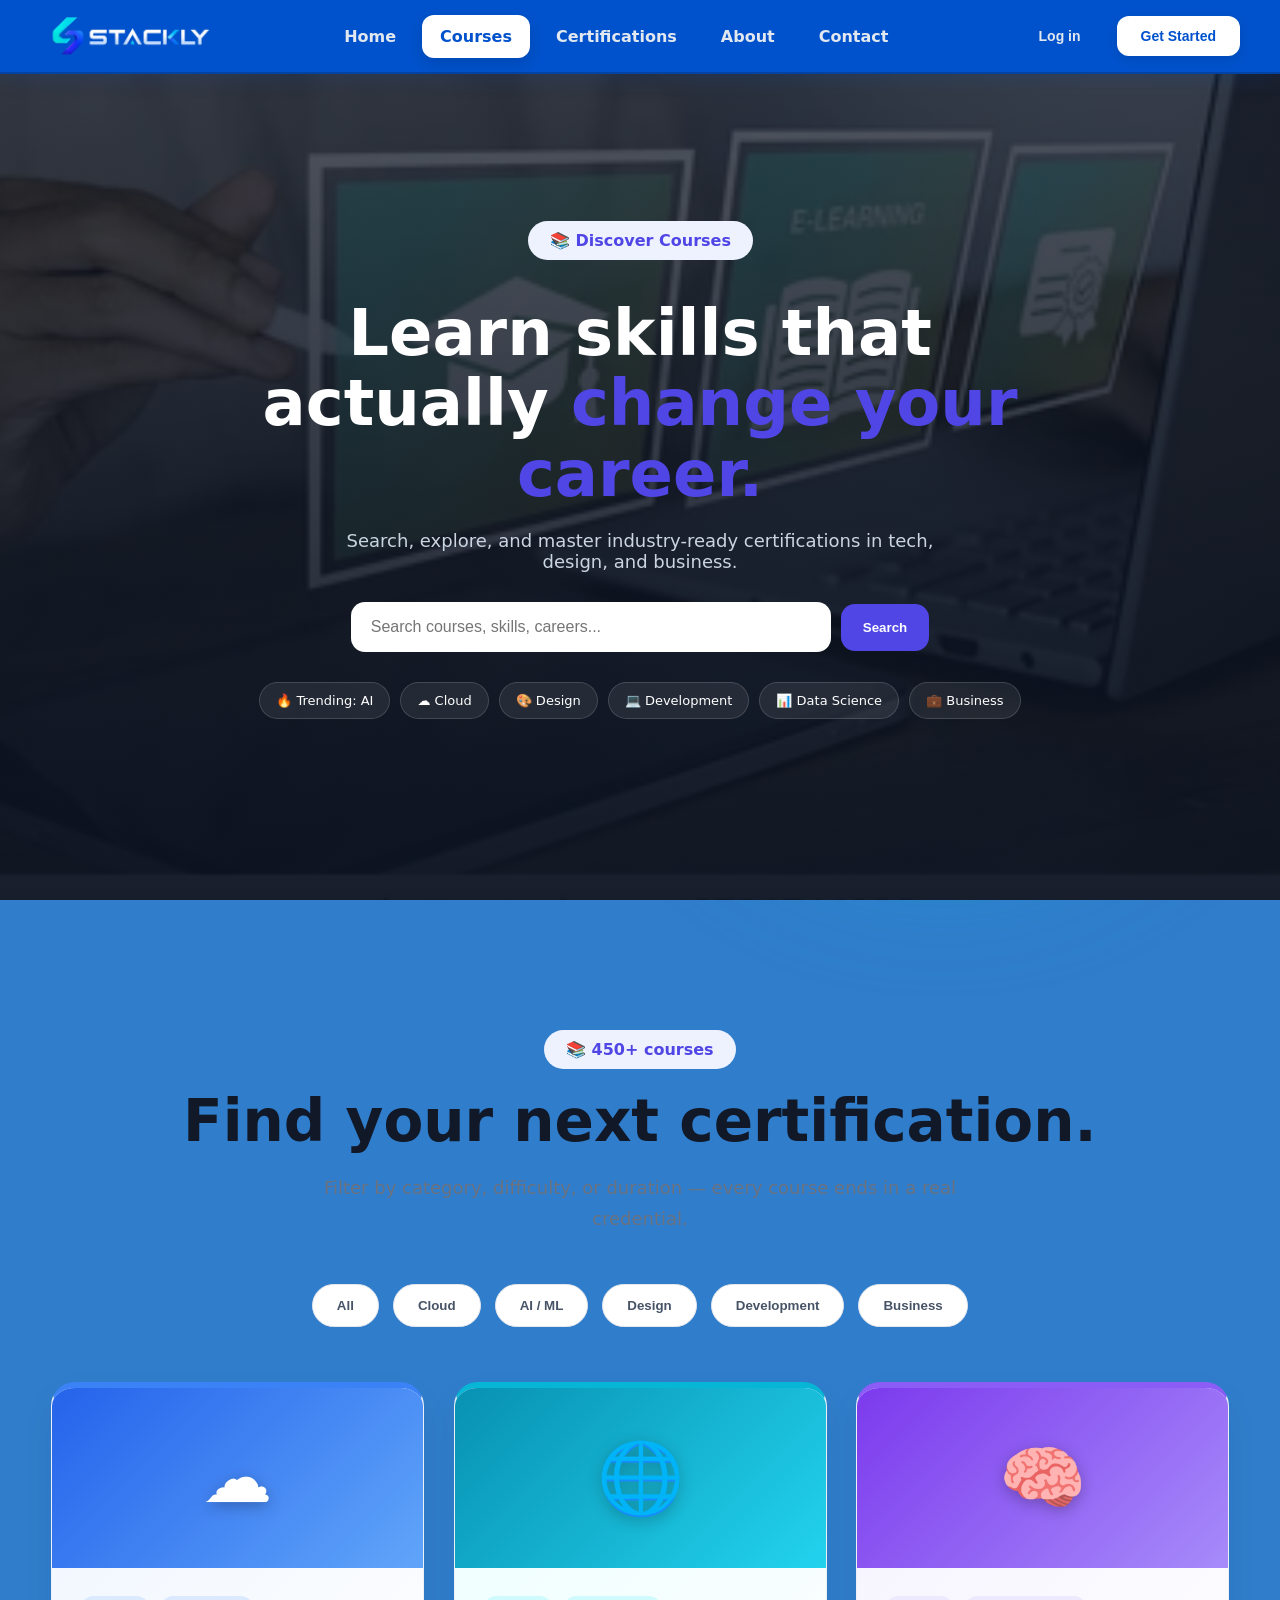
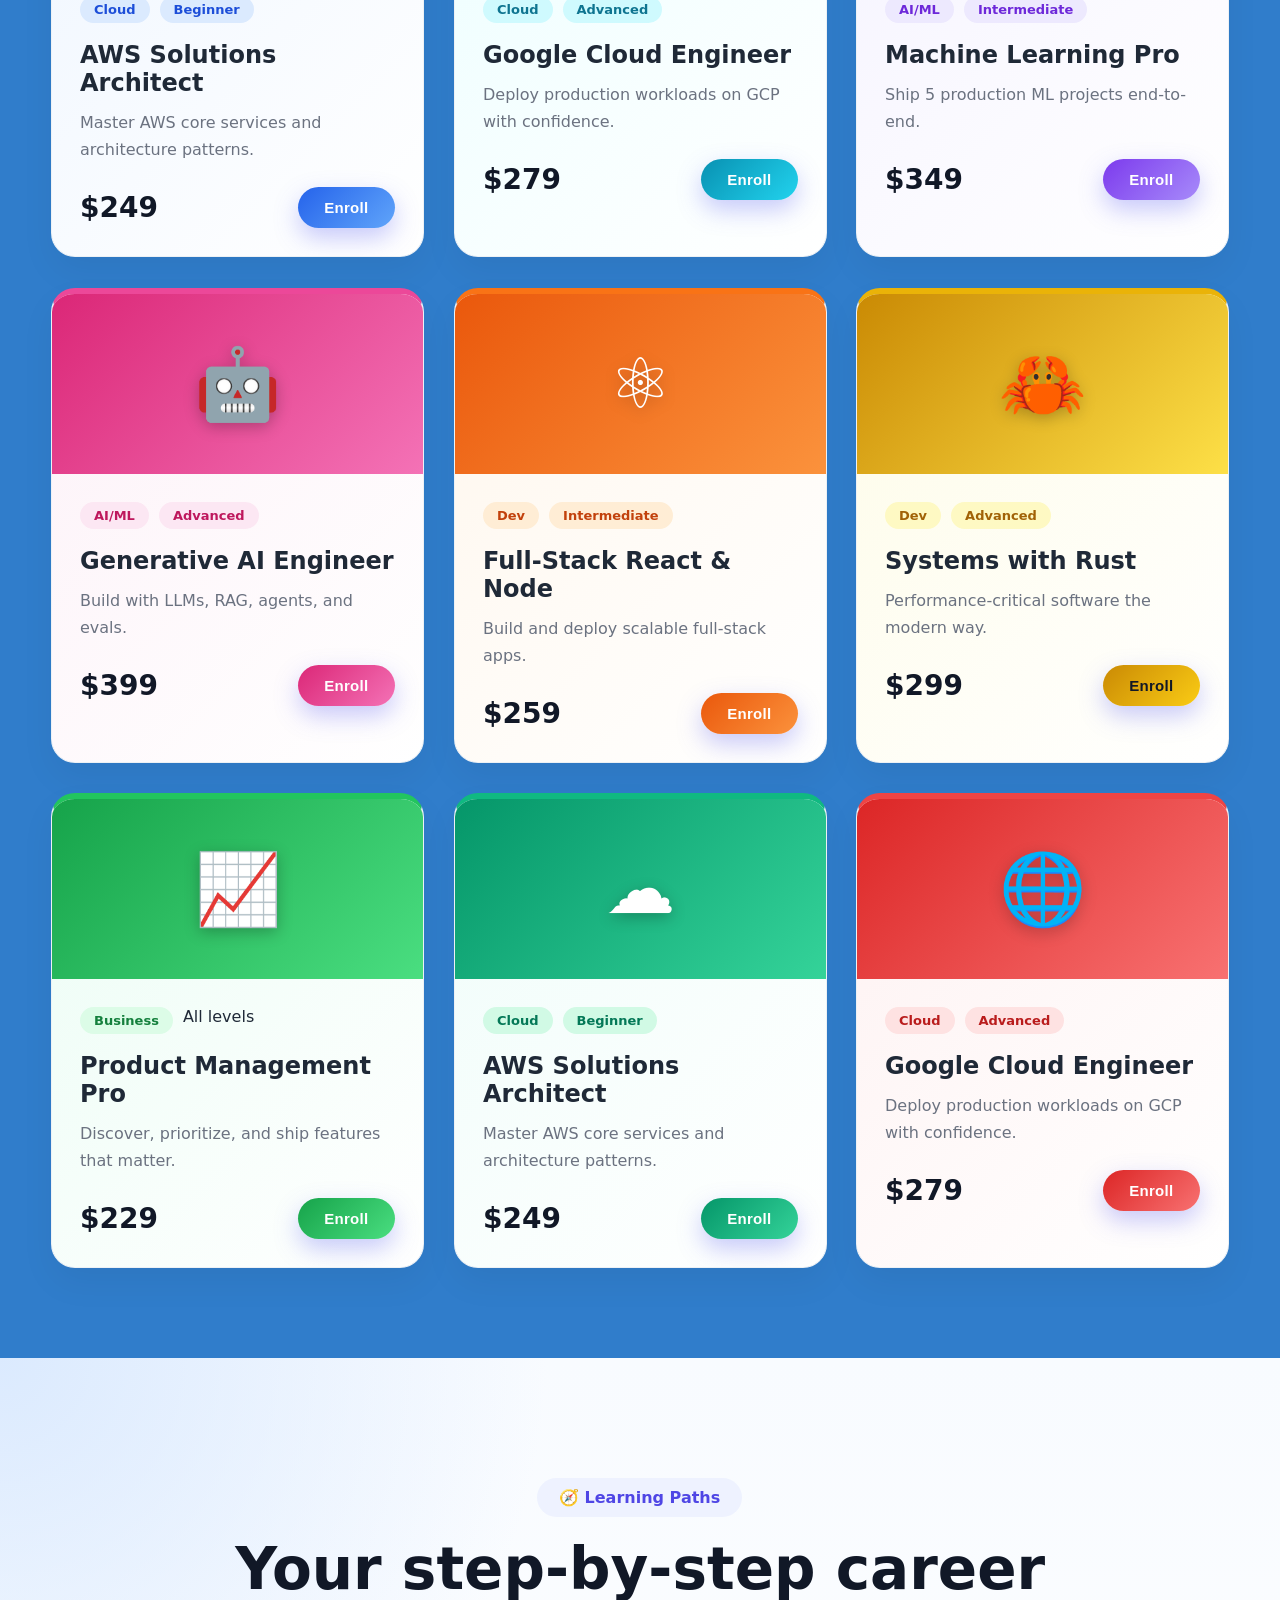
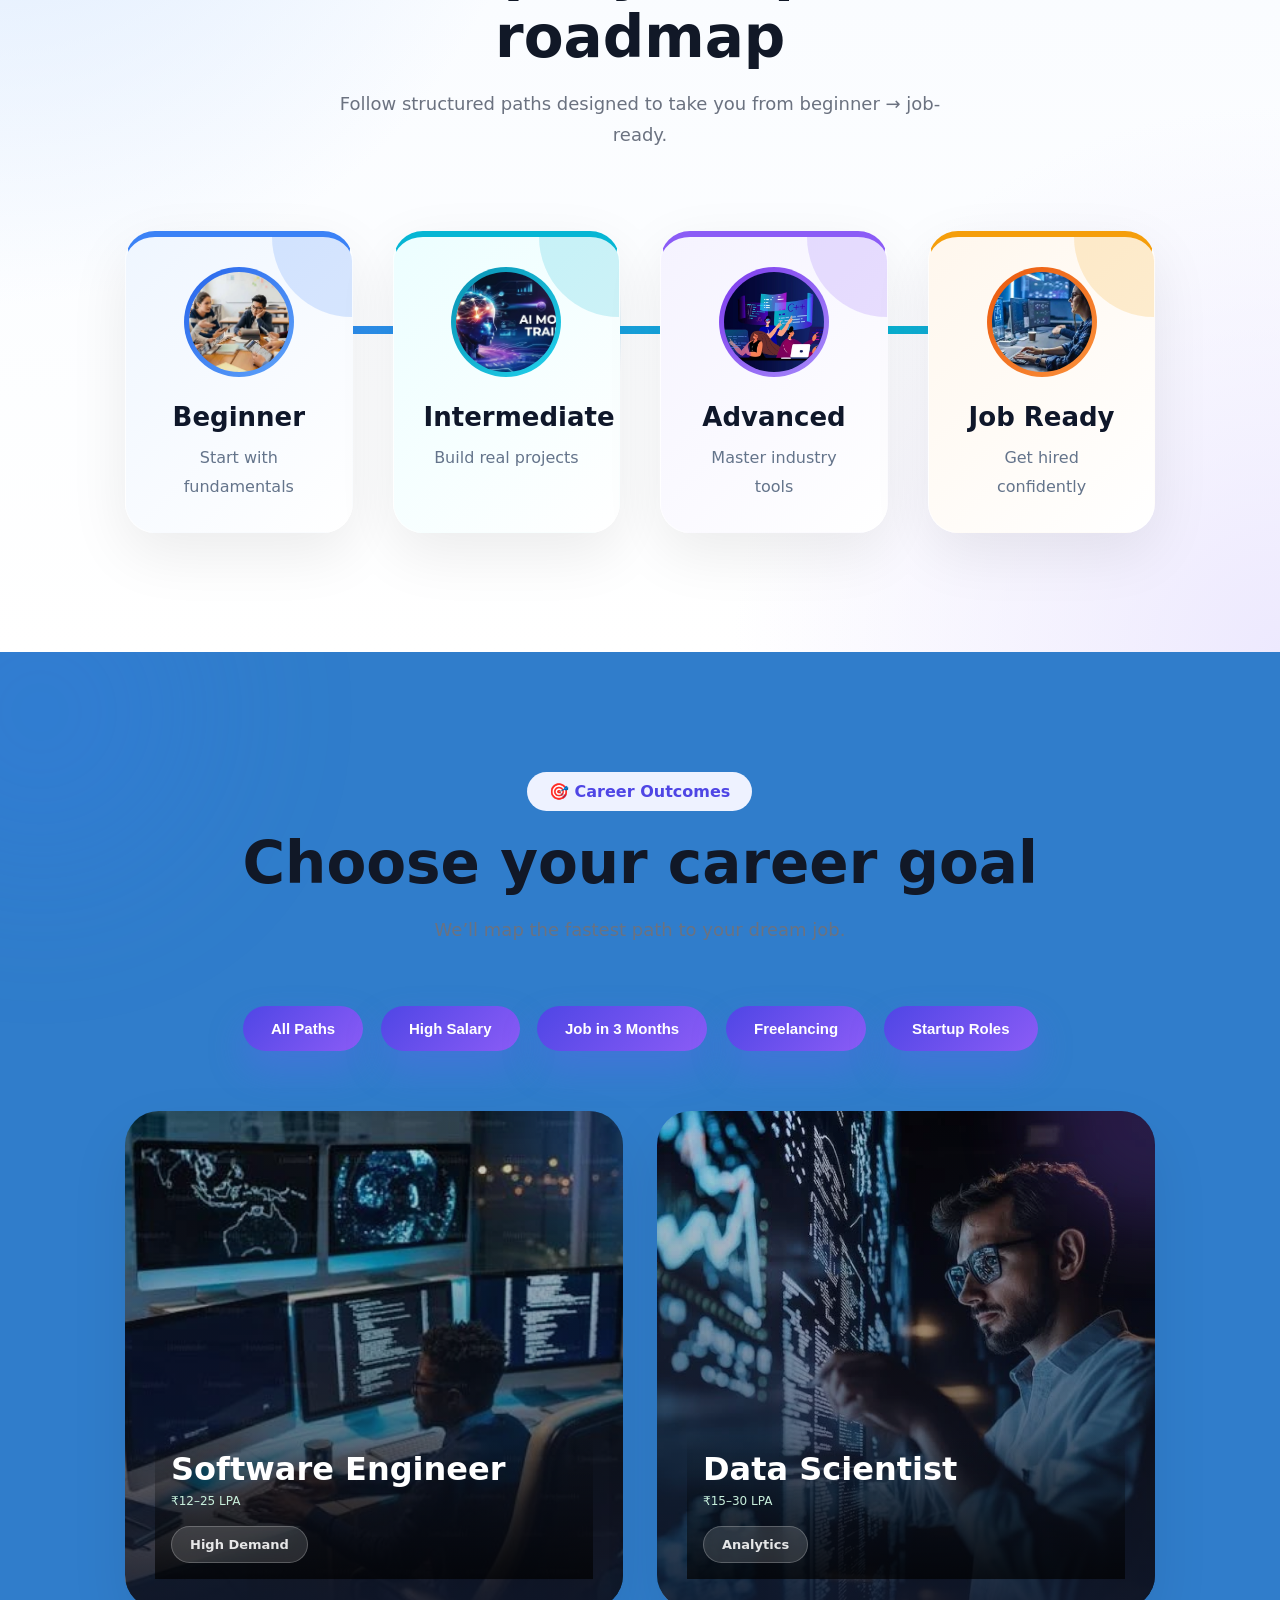
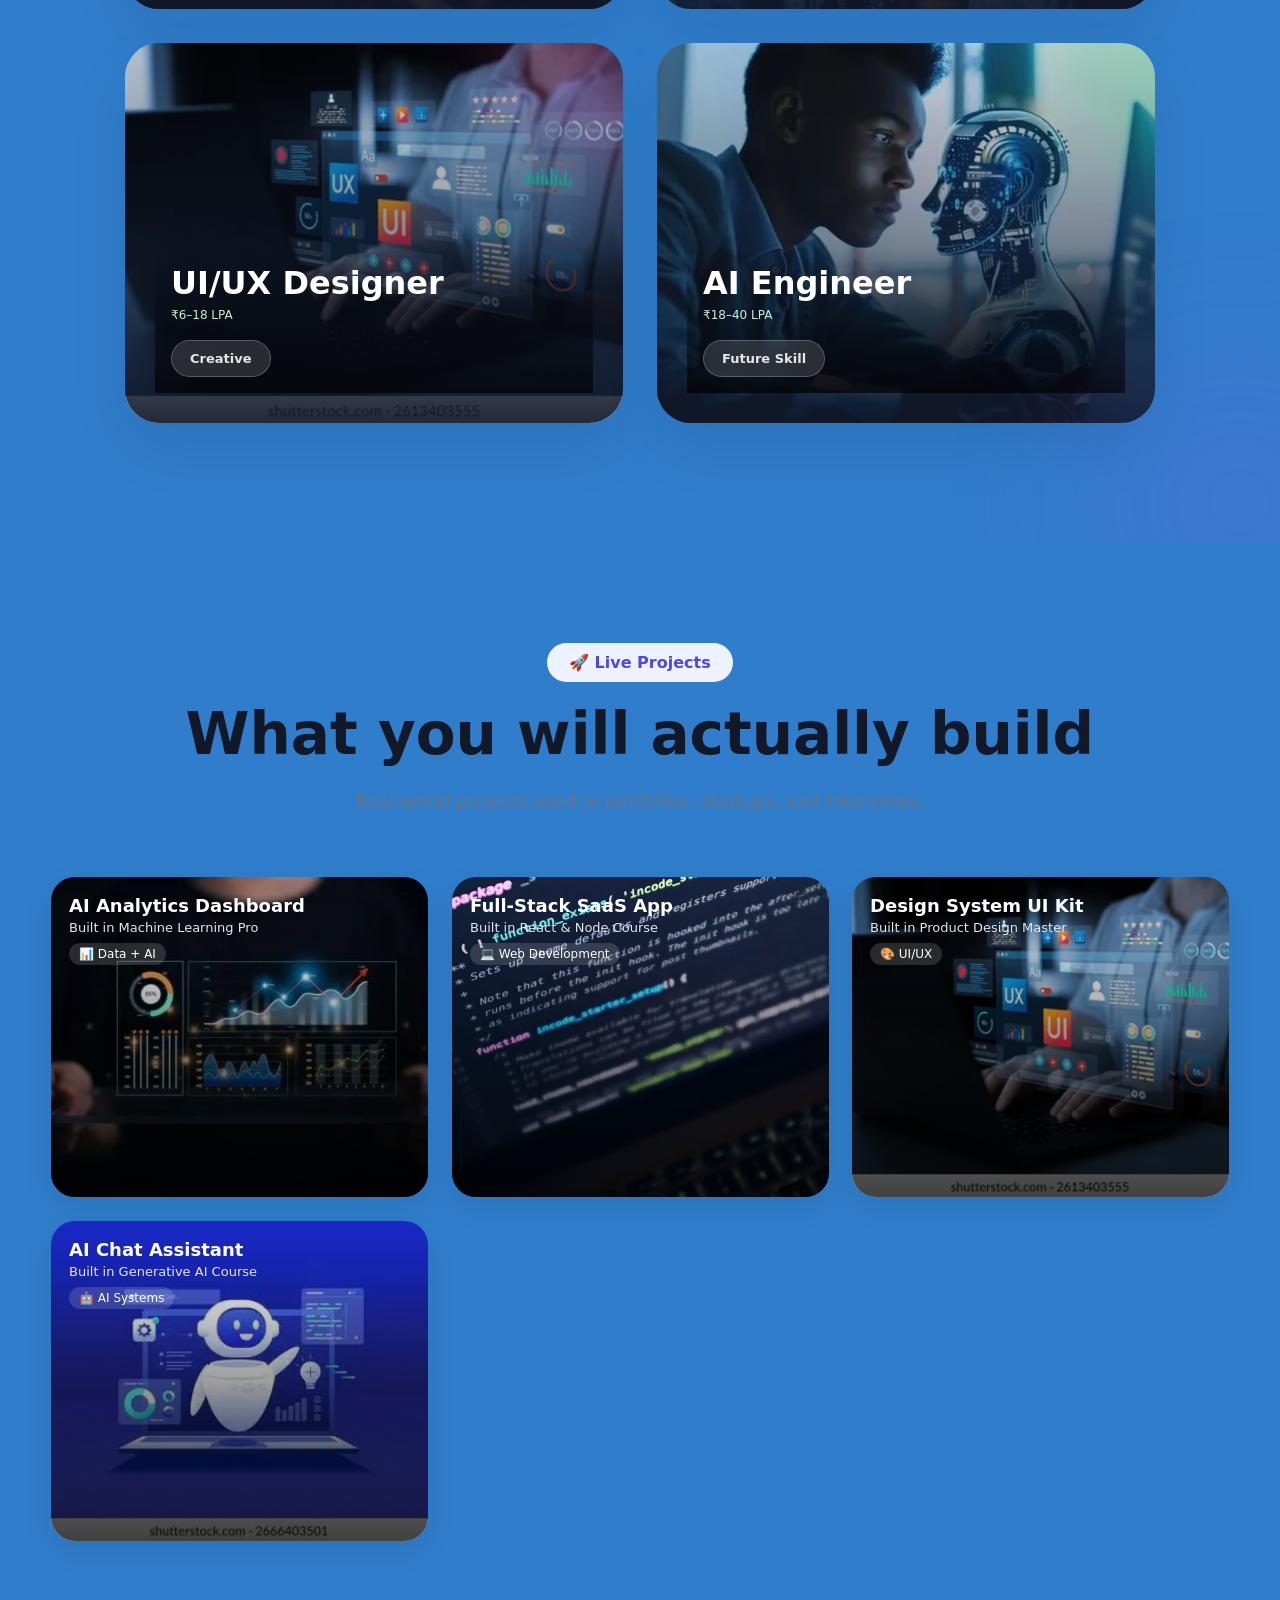
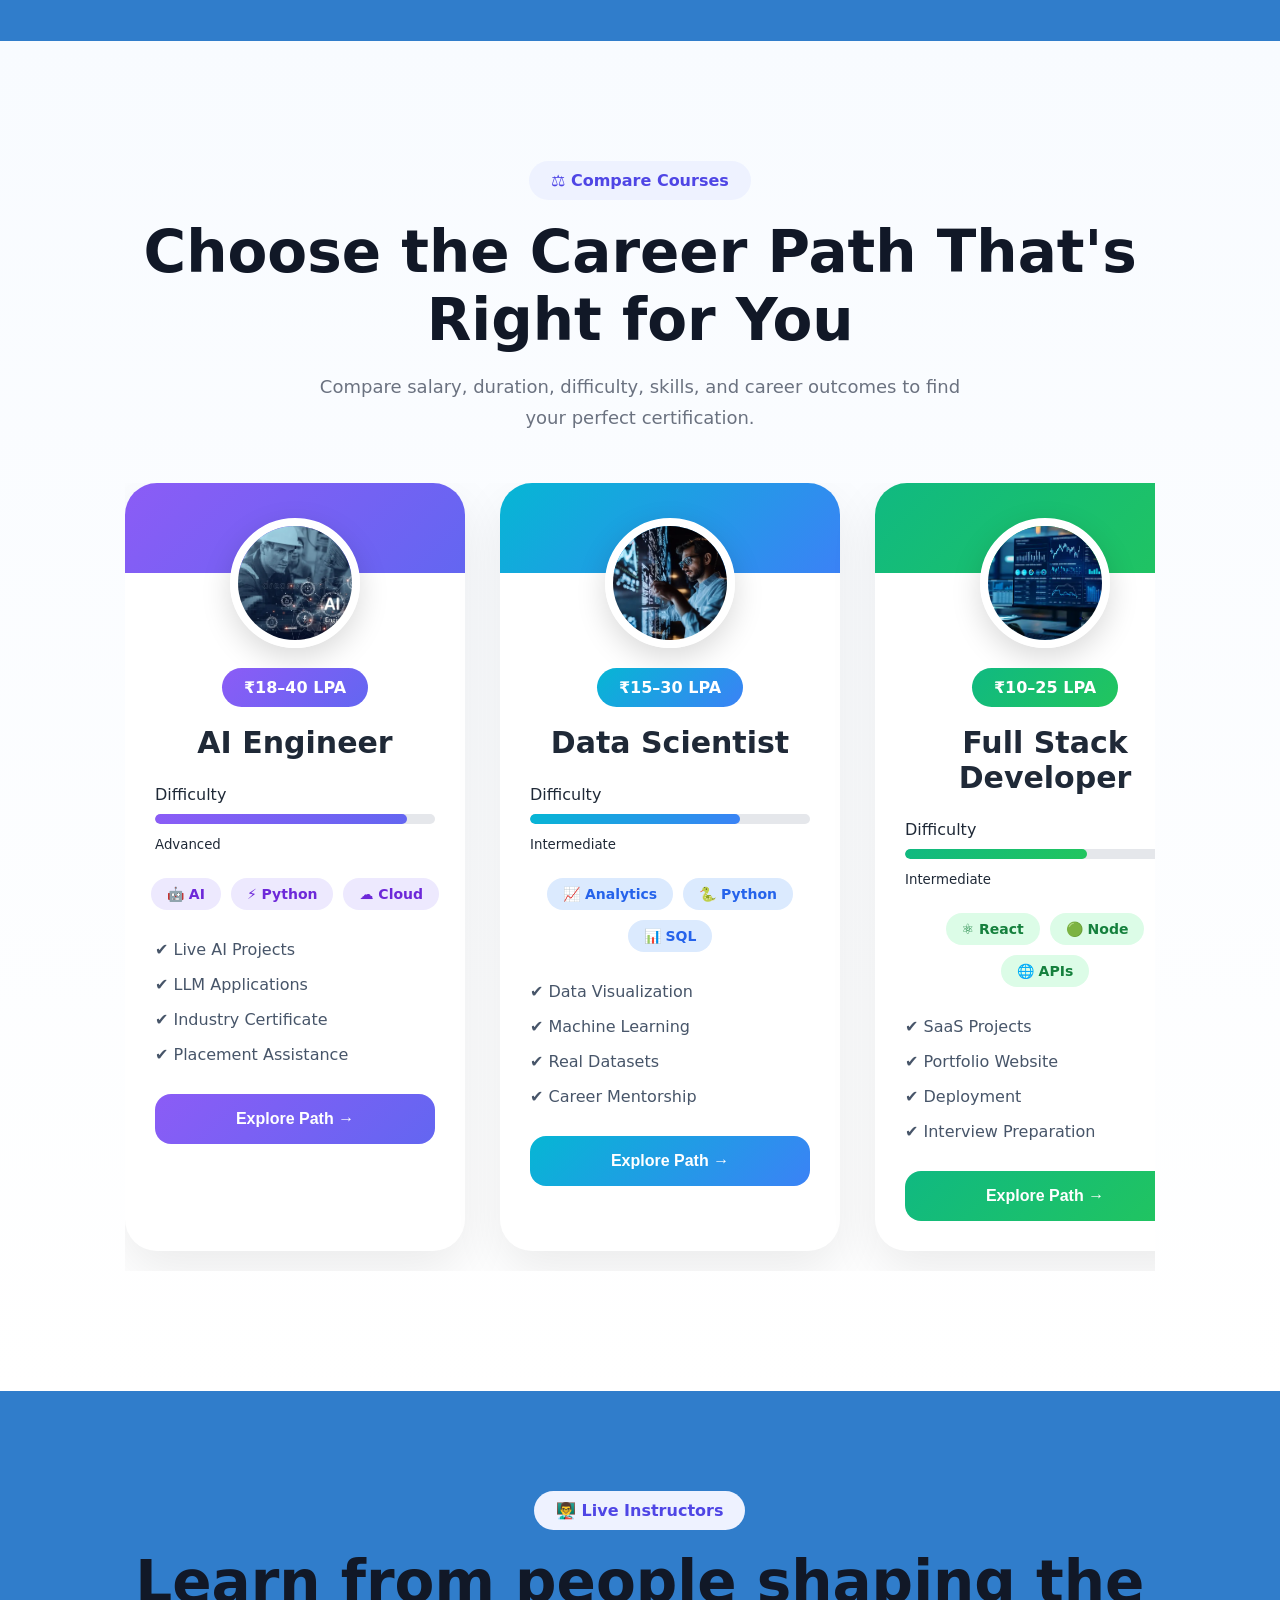
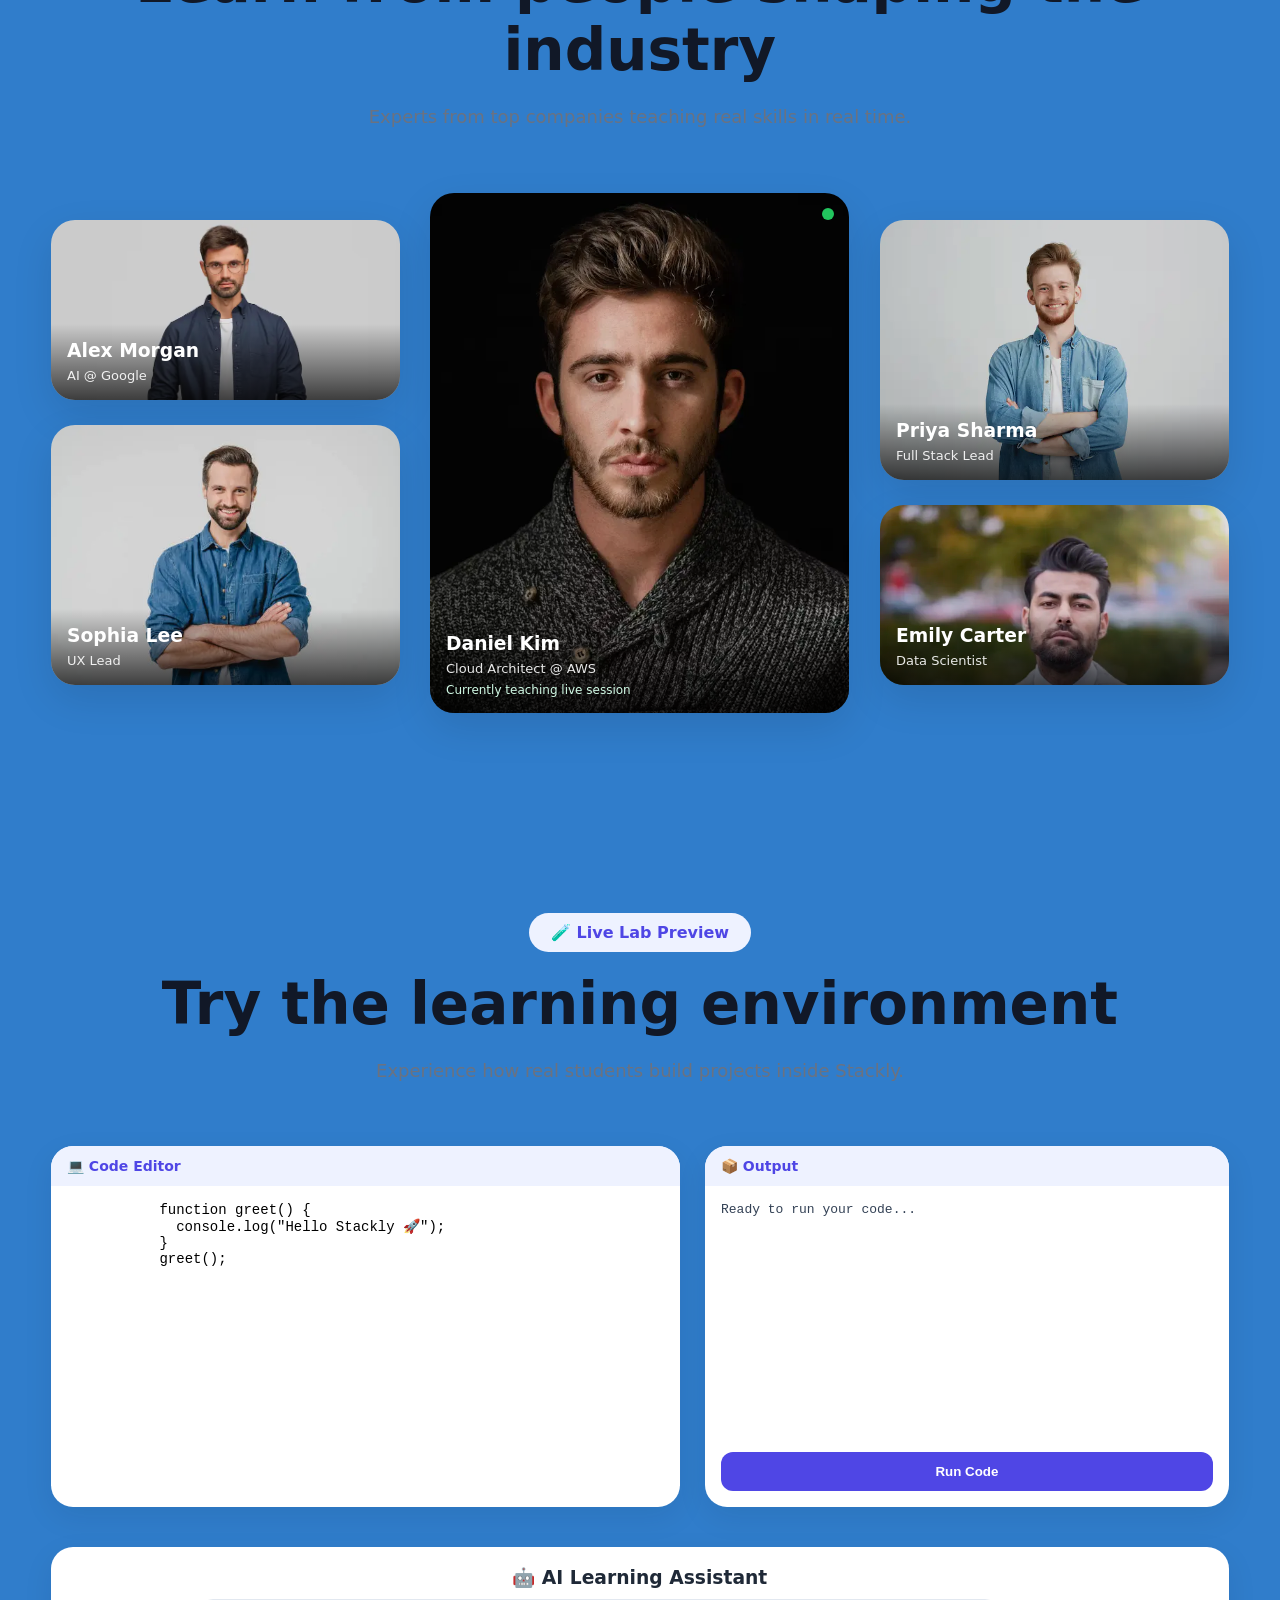
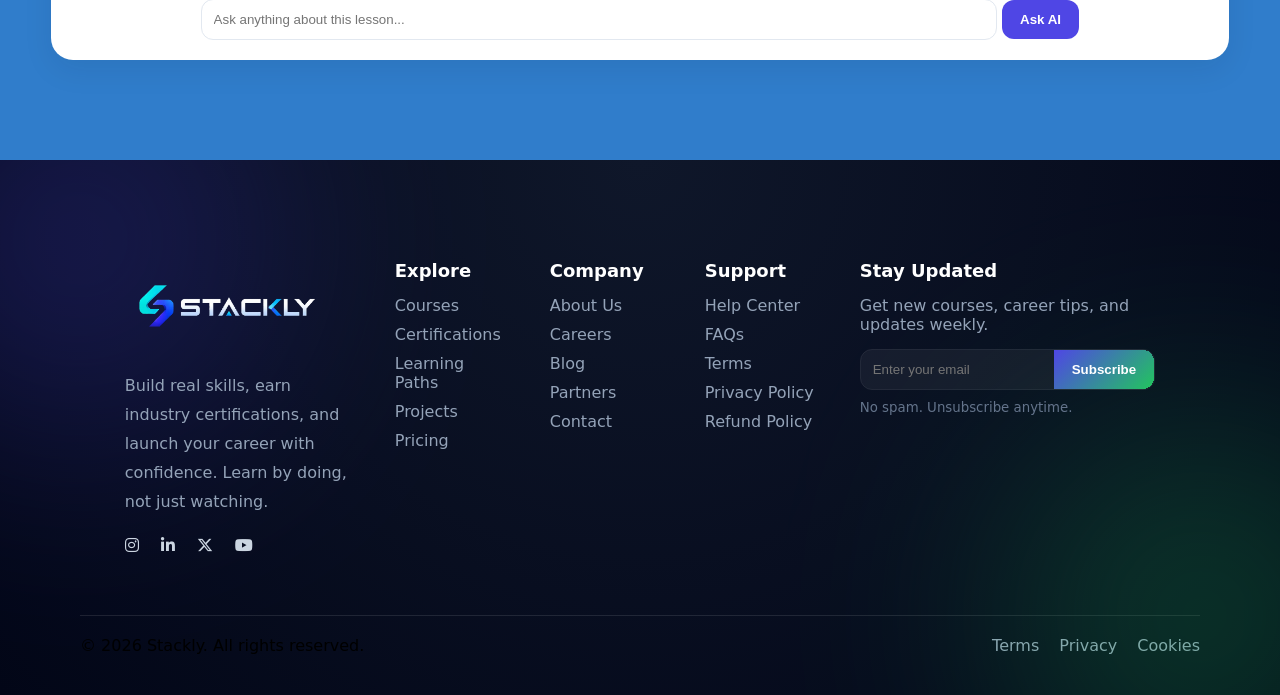
<file: courses.html>
<!DOCTYPE html>
<html lang="en">
<head>
  <meta charset="UTF-8" />
  <meta name="viewport" content="width=device-width, initial-scale=1" />
  <title>Courses — Stackly</title>
  <meta name="description" content="Browse hands-on, expert-led certification courses across tech, design, and business." />
  <link href="https://fonts.googleapis.com/css2?family=Inter:wght@400;600;700;800;900&display=swap" rel="stylesheet" />
  <link
      rel="stylesheet"
      href="https://cdnjs.cloudflare.com/ajax/libs/font-awesome/6.5.1/css/all.min.css"
    />
  <link rel="stylesheet" href="css/courses.css" />
  <link rel="stylesheet" href="css/common.css" />
  <link rel="stylesheet" href="auth/auth.css" />
</head>
<body>

    <div id="auth-container"></div>

<div class="bg-gradient"></div>
<div class="bg-blobs"></div>
<canvas id="particles"></canvas>
<div class="cursor-glow"></div>
  
  <!-- NAV -->
<header class="nav-wrap">
    <div class="navbar">

        <a href="home.html" class="brand">
            <img src="images/stackly-logo.webp" alt="Stackly" class="brand-img">
        </a>

        <nav class="nav-links" id="navMenu">
            <a href="index.html">Home</a>
            <a href="courses.html" class="active">Courses</a>
            <a href="certifications.html">Certifications</a>
            <a href="about.html">About</a>
            <a href="contact.html">Contact</a>

             <div class="mobile-auth">
               <button class="mobile-btn primary" onclick="openAuth()">
                   Get Started
               </button>

               <button class="mobile-btn ghost" onclick="openAuth()">
                    Log In
               </button>
           </div>

           <div class="nav-contact-box">
                <h3 class="contact-heading">Get in Touch</h3>
                <div class="contact-item">
                    <span class="item-label">Phone</span>
                    <span class="item-value">📞 +91 9582465109</span>
                </div>
                <div class="contact-item">
                    <span class="item-label">Email</span>
                    <span class="item-value">✉️ support@Stackly.com</span>
                </div>
                <div class="contact-item">
                    <span class="item-label">Location</span>
                    <span class="item-value">📍 salem</span>
                </div>
            </div>
        </nav>

        <div class="nav-cta">
            <button class="btn btn-ghost" onclick="openAuth()">
                Log in
            </button>

            <button class="btn btn-primary" onclick="openAuth()">
                Get Started
            </button>

            <button
                class="nav-toggle"
                id="navToggle"
                aria-label="Toggle navigation"
                aria-expanded="false"
                aria-controls="navMenu">
                ☰
            </button>
        </div>

    </div>
</header>

  <!-- HERO -->
<section class="course-hero ">

  <!-- BACKGROUND IMAGE -->
  <div class="hero-bg"></div>
  <div class="overlay"></div>

  <div class="container hero-content">

    <span class="chip reveal-left">📚 Discover Courses</span>

    <h1 class="reveal-right">
      Learn skills that actually
      <span>change your career.</span>
    </h1>

    <p class="reveal-up">
      Search, explore, and master industry-ready certifications in tech, design, and business.
    </p>

    <!-- SEARCH BOX -->
    <div class="search-box reveal-pop">
      <input type="text" placeholder="Search courses, skills, careers..." />
      <button onclick="window.location.href='error.html'">Search</button>
    </div>

    <!-- CATEGORY CHIPS -->
    <div class="categories reveal-pop">
      <span>🔥 Trending: AI</span>
      <span>☁ Cloud</span>
      <span>🎨 Design</span>
      <span>💻 Development</span>
      <span>📊 Data Science</span>
      <span>💼 Business</span>
    </div>

  </div>

</section>

<!-- COURSE GRID -->

  <section class="">
    <div class="container">
      <div class="section-head">
        <span class="chip reveal-left">📚 450+ courses</span>
        <h2 class="reveal-right">Find your next certification.</h2>
        <p class="reveal-up">Filter by category, difficulty, or duration — every course ends in a real credential.</p>
      </div>

      <div class="filter-bar reveal-pop">
        <button class="btn btn-primary filter" data-filter="all">All</button>
        <button class="btn filter" data-filter="cloud">Cloud</button>
        <button class="btn filter" data-filter="ai">AI / ML</button>
        <button class="btn filter" data-filter="design">Design</button>
        <button class="btn filter" data-filter="dev">Development</button>
        <button class="btn filter" data-filter="biz">Business</button>
      </div>

      <div class="courses-grid" id="course-list">
        <div class="course reveal-pop" data-cat="cloud"><div class="thumb">☁️</div><div class="course-body"><div class="meta"><span class="tag">Cloud</span><span class="tag">Beginner</span></div><h3>AWS Solutions Architect</h3><p>Master AWS core services and architecture patterns.</p><div class="course-footer"><span class="price">$249</span><button class="btn btn-secondary" data-open-modal="signup-modal">Enroll</button></div></div></div>
        <div class="course reveal-pop" data-cat="cloud"><div class="thumb">🌐</div><div class="course-body"><div class="meta"><span class="tag">Cloud</span><span class="tag">Advanced</span></div><h3>Google Cloud Engineer</h3><p>Deploy production workloads on GCP with confidence.</p><div class="course-footer"><span class="price">$279</span><button class="btn btn-secondary" data-open-modal="signup-modal">Enroll</button></div></div></div>
        <div class="course reveal-pop" data-cat="ai"><div class="thumb">🧠</div><div class="course-body"><div class="meta"><span class="tag">AI/ML</span><span class="tag">Intermediate</span></div><h3>Machine Learning Pro</h3><p>Ship 5 production ML projects end-to-end.</p><div class="course-footer"><span class="price">$349</span><button class="btn btn-secondary" data-open-modal="signup-modal">Enroll</button></div></div></div>
        <div class="course reveal-pop" data-cat="ai"><div class="thumb">🤖</div><div class="course-body"><div class="meta"><span class="tag">AI/ML</span><span class="tag">Advanced</span></div><h3>Generative AI Engineer</h3><p>Build with LLMs, RAG, agents, and evals.</p><div class="course-footer"><span class="price">$399</span><button class="btn btn-secondary" data-open-modal="signup-modal">Enroll</button></div></div></div>
        <div class="course reveal-pop" data-cat="dev"><div class="thumb">⚛️</div><div class="course-body"><div class="meta"><span class="tag">Dev</span><span class="tag">Intermediate</span></div><h3>Full-Stack React & Node</h3><p>Build and deploy scalable full-stack apps.</p><div class="course-footer"><span class="price">$259</span><button class="btn btn-secondary" data-open-modal="signup-modal">Enroll</button></div></div></div>
        <div class="course reveal-pop" data-cat="dev"><div class="thumb">🦀</div><div class="course-body"><div class="meta"><span class="tag">Dev</span><span class="tag">Advanced</span></div><h3>Systems with Rust</h3><p>Performance-critical software the modern way.</p><div class="course-footer"><span class="price">$299</span><button class="btn btn-secondary" data-open-modal="signup-modal">Enroll</button></div></div></div>
        <div class="course reveal-pop" data-cat="biz"><div class="thumb">📈</div><div class="course-body"><div class="meta"><span class="tag">Business</span><span clas="tag">All levels</span></div><h3>Product Management Pro</h3><p>Discover, prioritize, and ship features that matter.</p><div class="course-footer"><span class="price">$229</span><button class="btn btn-secondary" data-open-modal="signup-modal">Enroll</button></div></div></div>
        <div class="course reveal-pop" data-cat="cloud"><div class="thumb">☁️</div><div class="course-body"><div class="meta"><span class="tag">Cloud</span><span class="tag">Beginner</span></div><h3>AWS Solutions Architect</h3><p>Master AWS core services and architecture patterns.</p><div class="course-footer"><span class="price">$249</span><button class="btn btn-secondary" data-open-modal="signup-modal">Enroll</button></div></div></div>
        <div class="course reveal-pop" data-cat="cloud"><div class="thumb">🌐</div><div class="course-body"><div class="meta"><span class="tag">Cloud</span><span class="tag">Advanced</span></div><h3>Google Cloud Engineer</h3><p>Deploy production workloads on GCP with confidence.</p><div class="course-footer"><span class="price">$279</span><button class="btn btn-secondary" data-open-modal="signup-modal">Enroll</button></div></div></div>
      </div>
    </div>
  </section>

<!-- LEARNING PATH -->
<section class="learning-paths ">
  <div class="container">

    <div class="section-head">
      <span class="chip reveal-pop">🧭 Learning Paths</span>
      <h2 class="reveal-right">Your step-by-step career roadmap</h2>
      <p class="reveal-up">Follow structured paths designed to take you from beginner → job-ready.</p>
    </div>

    <div class="path-wrapper reveal-pop">

      <div class="path-line"></div>

      <div class="path-scroll">

        <!-- STEP 1 -->
        <div class="path-node">
          <div class="node-img">
            <img src="images/Student Discussions.webp" alt="Beginner">
          </div>
          <div class="node-content">
            <h3>Beginner</h3>
            <p>Start with fundamentals</p>
          </div>
        </div>

        <!-- STEP 2 -->
        <div class="path-node">
          <div class="node-img">
            <img src="images/AI Model Training.webp" alt="Intermediate">
          </div>
          <div class="node-content">
            <h3>Intermediate</h3>
            <p>Build real projects</p>
          </div>
        </div>

        <!-- STEP 3 -->
        <div class="path-node">
          <div class="node-img">
            <img src="images/Software Development.webp" alt="Advanced">
          </div>
          <div class="node-content">
            <h3>Advanced</h3>
            <p>Master industry tools</p>
          </div>
        </div>

        <!-- STEP 4 -->
        <div class="path-node">
          <div class="node-img">
            <img src="images/Engineer at Startup.webp" alt="Job Ready">
          </div>
          <div class="node-content">
            <h3>Job Ready</h3>
            <p>Get hired confidently</p>
          </div>
        </div>

      </div>

    </div>

  </div>
</section>

<!-- FILTER JOBS -->
<section class="career-outcomes-light ">
  <div class="container">

    <div class="section-head">
      <span class="chip reveal-left ">🎯 Career Outcomes</span>
      <h2 class="reveal-right">Choose your career goal</h2>
      <p class="reveal-up">We’ll map the fastest path to your dream job.</p>
    </div>

    <!-- FILTER BAR -->
    <div class="outcome-filters-light">
      <button class="active reveal-up" data-role="all">All Paths</button>
      <button data-role="highpay" class="reveal-up">High Salary</button>
      <button data-role="fast" class="reveal-up">Job in 3 Months</button>
      <button data-role="freelance" class="reveal-up">Freelancing</button>
      <button data-role="startup" class="reveal-up">Startup Roles</button>
    </div>

    <!-- GRID -->
    <div class="outcome-grid-light">

      <div class="outcome-card-light reveal-pop" data-role="highpay fast">
        <img src="images/Software Engineer.webp" alt="">
        <div class="info">
          <h3>Software Engineer</h3>
          <p>₹12–25 LPA</p>
          <span>High Demand</span>
        </div>
      </div>

      <div class="outcome-card-light reveal-pop" data-role="highpay">
        <img src="images/Data Scientist.webp" alt="">
        <div class="info">
          <h3>Data Scientist</h3>
          <p>₹15–30 LPA</p>
          <span>Analytics</span>
        </div>
      </div>

      <div class="outcome-card-light reveal-pop" data-role="freelance fast">
        <img src="images/UIUX Designer.webp" alt="">
        <div class="info">
          <h3>UI/UX Designer</h3>
          <p>₹6–18 LPA</p>
          <span>Creative</span>
        </div>
      </div>

      <div class="outcome-card-light reveal-pop" data-role="startup highpay">
        <img src="images/AI Engineer2.webp" alt="">
        <div class="info">
          <h3>AI Engineer</h3>
          <p>₹18–40 LPA</p>
          <span>Future Skill</span>
        </div>
      </div>

      

    </div>

  </div>
</section>

<!-- LIVE PROJECTS -->

<section class="projects-showcase ">
  <div class="container">

    <div class="section-head">
      <span class="chip reveal-left">🚀 Live Projects</span>
      <h2 class="reveal-right">What you will actually build</h2>
      <p class="reveal-up">Real-world projects used in portfolios, startups, and interviews.</p>
    </div>

    <div class="project-grid">

      <!-- PROJECT 1 -->
      <div class="project-card reveal-pop">
        <img src="images/Analytics Dashboard.webp" alt="">
        <div class="overlay">
          <h3>AI Analytics Dashboard</h3>
          <p>Built in Machine Learning Pro</p>
          <span>📊 Data + AI</span>
        </div>
      </div>

      <!-- PROJECT 2 -->
      <div class="project-card reveal-pop">
        <img src="images/Coding.webp" alt="">
        <div class="overlay">
          <h3>Full-Stack SaaS App</h3>
          <p>Built in React & Node Course</p>
          <span>💻 Web Development</span>
        </div>
      </div>

      <!-- PROJECT 3 -->
      <div class="project-card reveal-pop">
        <img src="images/UIUX Designer.webp" alt="">
        <div class="overlay">
          <h3>Design System UI Kit</h3>
          <p>Built in Product Design Master</p>
          <span>🎨 UI/UX</span>
        </div>
      </div>

      <!-- PROJECT 4 -->
      <div class="project-card reveal-pop">
        <img src="images/AI Chat Assistant.webp" alt="">
        <div class="overlay">
          <h3>AI Chat Assistant</h3>
          <p>Built in Generative AI Course</p>
          <span>🤖 AI Systems</span>
        </div>
      </div>

    </div>

  </div>
</section>

<!-- COURSE COMPARISION -->
<section class="course-compare ">

    <div class="container">

        <div class="section-head">
            <span class="chip reveal-left">⚖️ Compare Courses</span>
            <h2 class="reveal-right">Choose the Career Path That's Right for You</h2>
            <p class="reveal-up">
                Compare salary, duration, difficulty, skills, and career outcomes
                to find your perfect certification.
            </p>
        </div>

        <div class="compare-wrapper">

            <div class="compare-track">

                <!-- AI ENGINEER -->
                <div class="compare-card ai reveal-pop ">

                    <div class="top-banner">
                        <!-- <span>🔥 Most Popular</span> -->
                    </div>

                    <div class="course-image">
                        <img src="images/AI Engineer.webp" alt="">
                    </div>

                    <div class="salary">
                        ₹18–40 LPA
                    </div>

                    <h3>AI Engineer</h3>

                    <div class="skill-level">
                        <span>Difficulty</span>

                        <div class="progress">
                            <div class="fill" style="width:90%;"></div>
                        </div>

                        <small>Advanced</small>
                    </div>

                    <div class="course-tags">
                        <span>🤖 AI</span>
                        <span>⚡ Python</span>
                        <span>☁ Cloud</span>
                    </div>

                    <ul>
                        <li>✔ Live AI Projects</li>
                        <li>✔ LLM Applications</li>
                        <li>✔ Industry Certificate</li>
                        <li>✔ Placement Assistance</li>
                    </ul>

                    <button onclick="window.location.href='error.html'">Explore Path →</button>

                </div>

                <!-- DATA SCIENTIST -->
                <div class="compare-card data reveal-pop">

                    <div class="top-banner">
                        <!-- <span>📊 High Salary</span> -->
                    </div>

                    <div class="course-image">
                        <img src="images/Data Scientist.webp" alt="">
                    </div>

                    <div class="salary">
                        ₹15–30 LPA
                    </div>

                    <h3>Data Scientist</h3>

                    <div class="skill-level">
                        <span>Difficulty</span>

                        <div class="progress">
                            <div class="fill" style="width:75%;"></div>
                        </div>

                        <small>Intermediate</small>
                    </div>

                    <div class="course-tags">
                        <span>📈 Analytics</span>
                        <span>🐍 Python</span>
                        <span>📊 SQL</span>
                    </div>

                    <ul>
                        <li>✔ Data Visualization</li>
                        <li>✔ Machine Learning</li>
                        <li>✔ Real Datasets</li>
                        <li>✔ Career Mentorship</li>
                    </ul>

                    <button onclick="window.location.href='error.html'">Explore Path →</button>

                </div>

                <!-- FULL STACK -->
                <div class="compare-card web reveal-pop">

                    <div class="top-banner">
                        <!-- <span>💻 Job Ready</span> -->
                    </div>

                    <div class="course-image">
                        <img src="images/Machine Learning.webp" alt="">
                    </div>

                    <div class="salary">
                        ₹10–25 LPA
                    </div>

                    <h3>Full Stack Developer</h3>

                    <div class="skill-level">
                        <span>Difficulty</span>

                        <div class="progress">
                            <div class="fill" style="width:65%;"></div>
                        </div>

                        <small>Intermediate</small>
                    </div>

                    <div class="course-tags">
                        <span>⚛ React</span>
                        <span>🟢 Node</span>
                        <span>🌐 APIs</span>
                    </div>

                    <ul>
                        <li>✔ SaaS Projects</li>
                        <li>✔ Portfolio Website</li>
                        <li>✔ Deployment</li>
                        <li>✔ Interview Preparation</li>
                    </ul>

                    <button onclick="window.location.href='error.html'">Explore Path →</button>

                </div>

                <!-- UI UX -->
                <div class="compare-card ui reveal-pop">

                    <div class="top-banner">
                        <!-- <span>🎨 Creative</span> -->
                    </div>

                    <div class="course-image">
                        <img src="images/UIUX Designer.webp" alt="">
                    </div>

                    <div class="salary">
                        ₹6–18 LPA
                    </div>

                    <h3>UI / UX Designer</h3>

                    <div class="skill-level">
                        <span>Difficulty</span>

                        <div class="progress">
                            <div class="fill" style="width:45%;"></div>
                        </div>

                        <small>Beginner Friendly</small>
                    </div>

                    <div class="course-tags">
                        <span>🎨 Figma</span>
                        <span>📱 UX</span>
                        <span>🖌 Design</span>
                    </div>

                    <ul>
                        <li>✔ Design Systems</li>
                        <li>✔ UX Research</li>
                        <li>✔ Portfolio Projects</li>
                        <li>✔ Freelancing Guide</li>
                    </ul>

                    <button onclick="window.location.href='error.html'">Explore Path →</button>

                </div>

            </div>

        </div>

    </div>

</section>

<!-- GALLERY -->
<section class="instructor-wall-alt ">
  <div class="container">

    <div class="section-head">
      <span class="chip reveal-left">👨‍🏫 Live Instructors</span>
      <h2 class="reveal-right">Learn from people shaping the industry</h2>
      <p class="reveal-up">Experts from top companies teaching real skills in real time.</p>
    </div>

    <div class="wall-alt">

      <!-- LEFT COLUMN -->
      <div class="col left">

        <div class="instructor small reveal-pop">
          <img src="images/team1.webp">
          <div class="info">
            <h3>Alex Morgan</h3>
            <span>AI @ Google</span>
          </div>
        </div>

        <div class="instructor tall reveal-pop">
          <img src="images/team3.webp">
          <div class="info">
            <h3>Sophia Lee</h3>
            <span>UX Lead</span>
          </div>
        </div>

      </div>

      <!-- CENTER SPOTLIGHT -->
      <div class="col center ">

        <div class="instructor spotlight reveal-pop">
          <img src="images/team4.webp">
          <div class="info">
            <h3>Daniel Kim</h3>
            <span>Cloud Architect @ AWS</span>
            <p>Currently teaching live session</p>
          </div>
          <div class="live-dot"></div>
        </div>

      </div>

      <!-- RIGHT COLUMN -->
      <div class="col right">

        <div class="instructor tall reveal-pop">
          <img src="images/team2.webp">
          <div class="info">
            <h3>Priya Sharma</h3>
            <span>Full Stack Lead</span>
          </div>
        </div>

        <div class="instructor small reveal-pop">
          <img src="images/team5.webp">
          <div class="info">
            <h3>Emily Carter</h3>
            <span>Data Scientist</span>
          </div>
        </div>

      </div>

    </div>

  </div>
</section>

<!-- INTRECTIVE SECTION -->
<section class="course-lab ">
  <div class="container">

    <div class="section-head">
      <span class="chip reveal-left">🧪 Live Lab Preview</span>
      <h2 class="reveal-right">Try the learning environment</h2>
      <p class="reveal-up">Experience how real students build projects inside Stackly.</p>
    </div>

    <div class="lab-wrapper">

      <!-- LEFT: CODE EDITOR -->
      <div class="lab-panel editor reveal-pop">

        <div class="panel-head">
          <span>💻 Code Editor</span>
        </div>

        <textarea id="codeBox">
           function greet() {
             console.log("Hello Stackly 🚀");
           }
           greet();
        </textarea>

      </div>

      <!-- RIGHT: OUTPUT -->
      <div class="lab-panel output reveal-pop">

        <div class="panel-head">
          <span>📦 Output</span>
        </div>

        <div id="outputBox">
          Ready to run your code...
        </div>

        <button onclick="window.location.href='error.html'">Run Code</button>

      </div>

    </div>

    <!-- AI MINI TOOL -->
    <div class="ai-box reveal-pop">

      <h3>🤖 AI Learning Assistant</h3>

      <input type="text" placeholder="Ask anything about this lesson..." />

      <button onclick="window.location.href='error.html'">Ask AI</button>

    </div>

  </div>
</section>

<!-- FOOTER -->
 
<footer class="site-footer ">

  <div class="container footer-grid">

    <!-- BRAND -->
    <div class="footer-brand">
      <a href="index.html" class="footer-logo">
         <img src="images/stackly-logo.webp" alt="Stackly Logo">
      </a>
      <p>
        Build real skills, earn industry certifications, and launch your career
        with confidence. Learn by doing, not just watching.
      </p>

      <div class="socials">
            <a onclick="window.location.href = 'error.html'">
              <i class="fa-brands fa-instagram"></i>
            </a>
            <a onclick="window.location.href = 'error.html'">
              <i class="fa-brands fa-linkedin-in"></i>
            </a>
            <a onclick="window.location.href = 'error.html'">
              <i class="fa-brands fa-x-twitter"></i>
            </a>
            <a onclick="window.location.href = 'error.html'">
              <i class="fa-brands fa-youtube"></i>
            </a>
          </div>
    </div>

    <!-- LINKS -->
    <div class="footer-col">
      <h3>Explore</h3>
      <a href="error.html">Courses</a>
      <a href="error.html">Certifications</a>
      <a href="error.html">Learning Paths</a>
      <a href="error.html">Projects</a>
      <a href="error.html">Pricing</a>
    </div>

    <div class="footer-col">
      <h3>Company</h3>
      <a href="error.html">About Us</a>
      <a href="error.html">Careers</a>
      <a href="error.html">Blog</a>
      <a href="error.html">Partners</a>
      <a href="error.html">Contact</a>
    </div>

    <div class="footer-col">
      <h3>Support</h3>
      <a href="error.html">Help Center</a>
      <a href="error.html">FAQs</a>
      <a href="error.html">Terms</a>
      <a href="error.html">Privacy Policy</a>
      <a href="error.html">Refund Policy</a>
    </div>

    <!-- NEWSLETTER -->
    <div class="footer-newsletter">
      <h3>Stay Updated</h3>
      <p>Get new courses, career tips, and updates weekly.</p>

      <div class="newsletter-box">
        <input type="email" placeholder="Enter your email">
        <button  onclick="window.location.href = 'error.html'">Subscribe</button>
      </div>

      <small>No spam. Unsubscribe anytime.</small>
    </div>

  </div>

  <!-- BOTTOM BAR -->
  <div class="footer-bottom">
    <p>© 2026 Stackly. All rights reserved.</p>

    <div class="footer-links">
      <a href="error.html">Terms</a>
      <a href="error.html">Privacy</a>
      <a href="error.html">Cookies</a>
    </div>
  </div>

</footer>
  

  <script src="js/courses.js"></script>
  <script src="js/common.js"></script>
  
  <script  src="auth/auth.js" defer></script>
</body>
</html>
</file>
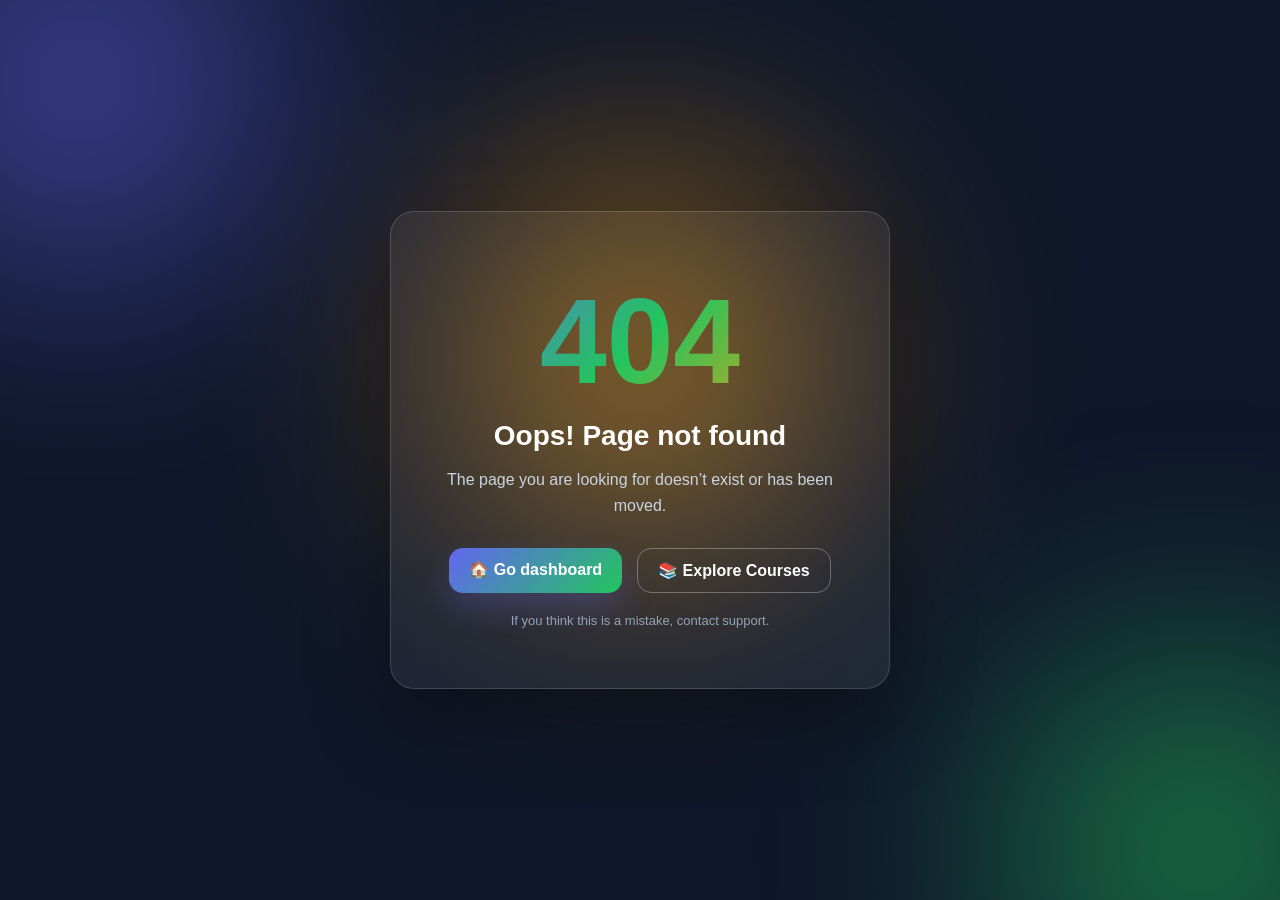
<file: dashboarderror.html>
<!DOCTYPE html>
<html lang="en">
<head>
  <meta charset="UTF-8">
  <meta name="viewport" content="width=device-width, initial-scale=1.0">
  <title>404 - Page Not Found</title>
  <link rel="stylesheet" href="css/error.css">
</head>

<body>

  <section class="error-page">

    <!-- BACKGROUND EFFECTS -->
    <div class="bg-glow g1"></div>
    <div class="bg-glow g2"></div>
    <div class="bg-glow g3"></div>

    <div class="container">

      <div class="error-card">

        <div class="error-code">
          404
        </div>

        <h1>Oops! Page not found</h1>

        <p>
          The page you are looking for doesn’t exist or has been moved.
        </p>

        <div class="actions">
          <a onclick="history.back()" class="btn primary">🏠 Go dashboard</a>
          <a href="courses.html" class="btn secondary">📚 Explore Courses</a>
        </div>

        <div class="hint">
          If you think this is a mistake, contact support.
        </div>

      </div>

    </div>

  </section>

 <script src="js/error.js"></script>
</body>
</html>
</file>
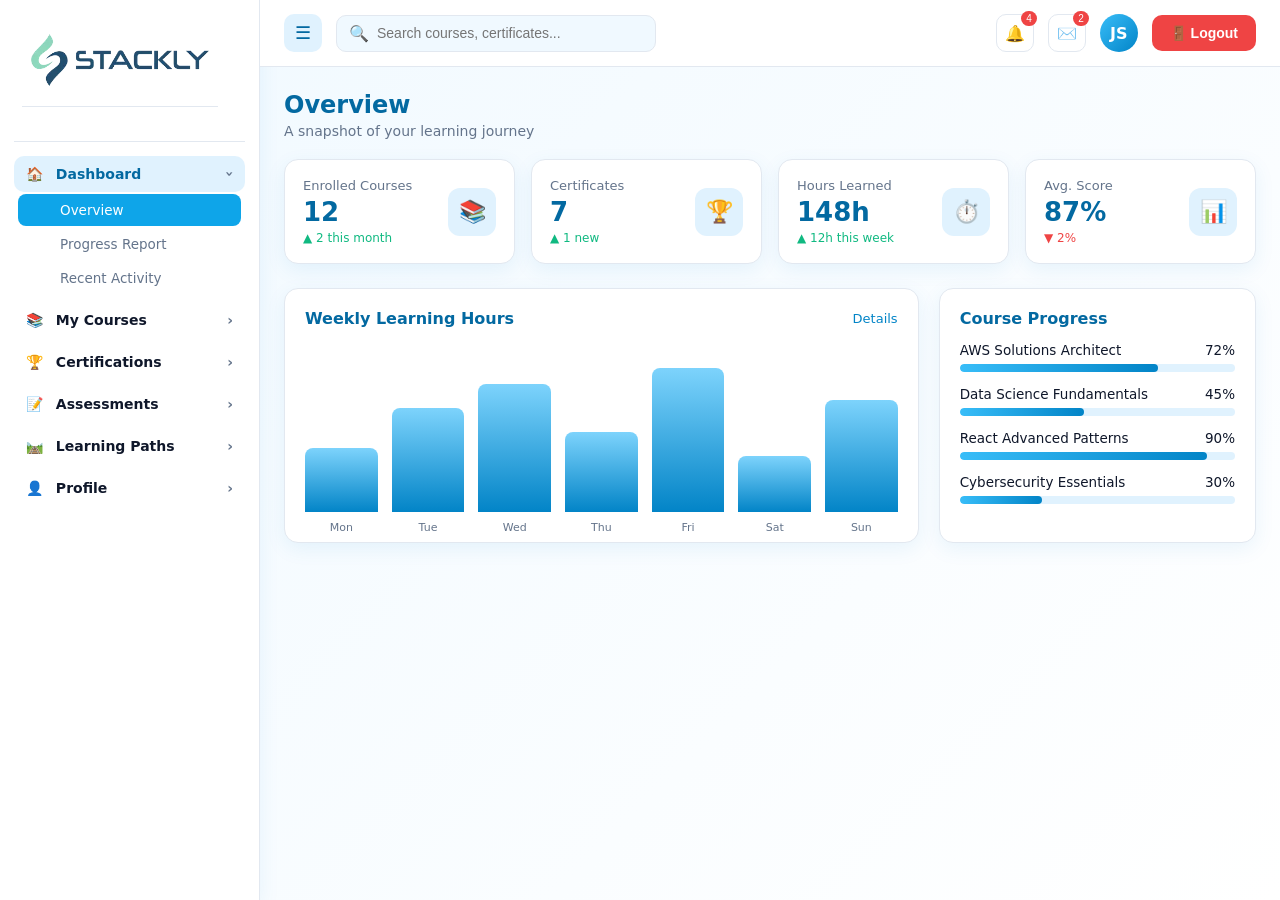
<file: user-dashboard.html>
<!DOCTYPE html>
<html lang="en">
<head>
<meta charset="UTF-8" />
<meta name="viewport" content="width=device-width,initial-scale=1" />
<title>User Dashboard · Stackly</title>
<link rel="stylesheet" href="css/dashboard.css" />
</head>
<body>

<!-- ================== SIDEBAR ================== -->
<aside class="sidebar">
  <div class="brand">
    <!-- <div class="logo">C</div> -->
    <a href="home.html" class="brand">
       <img src="images/logo-stackly (1).webp" alt="Stackly" class="brand-img">
    </a>
  </div>

  <!-- Module 1 -->
  <div class="module">
    <div class="module-title"><span><span class="ico">🏠</span> Dashboard</span><span class="chev">›</span></div>
    <ul class="sections">
      <li><a href="dashboarderror.html" data-target="v-overview" data-sub="A snapshot of your learning journey">Overview</a></li>
      <li><a href="dashboarderror.html" data-target="v-progress" data-sub="Track weekly and monthly progress">Progress Report</a></li>
      <li><a href="dashboarderror.html" data-target="v-activity" data-sub="Your recent learning activity">Recent Activity</a></li>
    </ul>
  </div>

  <!-- Module 2 -->
  <div class="module">
    <div class="module-title"><span><span class="ico">📚</span> My Courses</span><span class="chev">›</span></div>
    <ul class="sections">
      <li><a href="dashboarderror.html" data-target="v-enrolled" data-sub="Courses you are currently taking">Enrolled Courses</a></li>
      <li><a href="dashboarderror.html" data-target="v-completed" data-sub="Courses you have finished">Completed Courses</a></li>
      <li><a href="dashboarderror.html" data-target="v-catalog" data-sub="Browse and enroll in new courses">Browse Catalog</a></li>
    </ul>
  </div>

  <!-- Module 3 -->
  <div class="module">
    <div class="module-title"><span><span class="ico">🏆</span> Certifications</span><span class="chev">›</span></div>
    <ul class="sections">
      <li><a href="dashboarderror.html" data-target="v-mycerts" data-sub="Certificates you have earned">My Certificates</a></li>
      <li><a href="dashboarderror.html" data-target="v-upcoming" data-sub="Certifications in progress">Upcoming Certifications</a></li>
      <li><a href="dashboarderror.html" data-target="v-verify" data-sub="Verify authenticity of a certificate">Verify Certificate</a></li>
    </ul>
  </div>

  <!-- Module 4 -->
  <div class="module">
    <div class="module-title"><span><span class="ico">📝</span> Assessments</span><span class="chev">›</span></div>
    <ul class="sections">
      <li><a href="dashboarderror.html" data-target="v-upcexams" data-sub="Scheduled tests and quizzes">Upcoming Exams</a></li>
      <li><a href="dashboarderror.html" data-target="v-results" data-sub="Detailed exam results">Exam Results</a></li>
      <li><a href="dashboarderror.html" data-target="v-practice" data-sub="Sharpen skills before the real exam">Practice Tests</a></li>
    </ul>
  </div>

  <!-- Module 5 -->
  <div class="module">
    <div class="module-title"><span><span class="ico">🛤️</span> Learning Paths</span><span class="chev">›</span></div>
    <ul class="sections">
      <li><a href="dashboarderror.html" data-target="v-mypath" data-sub="Your active learning journey">My Path</a></li>
      <li><a href="dashboarderror.html" data-target="v-recommend" data-sub="Suggested for you">Recommended</a></li>
      <li><a href="dashboarderror.html" data-target="v-goals" data-sub="Learning goals and milestones">Skill Goals</a></li>
    </ul>
  </div>

  <!-- Module 6 -->
  <div class="module">
    <div class="module-title"><span><span class="ico">👤</span> Profile</span><span class="chev">›</span></div>
    <ul class="sections">
      <li><a href="dashboarderror.html" data-target="v-personal" data-sub="Edit your personal details">Personal Info</a></li>
      <li><a href="dashboarderror.html" data-target="v-security" data-sub="Password and account security">Security</a></li>
      <li><a href="dashboarderror.html" data-target="v-billing" data-sub="Manage payment and subscriptions">Billing</a></li>
    </ul>
  </div>

</aside>

<!-- ================== MAIN ================== -->
<main class="main">
  <header class="topbar">
    <div class="left">
      <button class="toggle-btn" id="toggle-btn">☰</button>
      <div class="search">🔍<input placeholder="Search courses, certificates..." /></div>
    </div>
    <div class="right">
      <button class="icon-btn" onclick="window.location.href = 'dashboarderror.html'">🔔<span class="badge">4</span></button>
      <button class="icon-btn" onclick="window.location.href = 'dashboarderror.html'">✉️<span class="badge">2</span></button>
      <div class="avatar">JS</div>
      <button class="logout-btn" id="logoutBtn">
        🚪 Logout
    </button>
      
    </div>
  </header>

  <section class="content">
    <div class="page-head">
      <h1 id="page-title">Overview</h1>
      <p id="page-sub">A snapshot of your learning journey</p>
    </div>

    <!-- OVERVIEW -->
    <div id="v-overview" class="view">
      <div class="stats-grid">
        <div class="stat-card"><div><div class="label">Enrolled Courses</div><div class="value">12</div><div class="delta">▲ 2 this month</div></div><div class="stat-icon">📚</div></div>
        <div class="stat-card"><div><div class="label">Certificates</div><div class="value">7</div><div class="delta">▲ 1 new</div></div><div class="stat-icon">🏆</div></div>
        <div class="stat-card"><div><div class="label">Hours Learned</div><div class="value">148h</div><div class="delta">▲ 12h this week</div></div><div class="stat-icon">⏱️</div></div>
        <div class="stat-card"><div><div class="label">Avg. Score</div><div class="value">87%</div><div class="delta down">▼ 2%</div></div><div class="stat-icon">📊</div></div>
      </div>

      <div class="grid-2">
        <div class="panel">
          <div class="panel-head"><h3>Weekly Learning Hours</h3><a href="dashboarderror.html">Details</a></div>
          <div class="chart">
            <div class="bar-col" style="height:40%"><span>Mon</span></div>
            <div class="bar-col" style="height:65%"><span>Tue</span></div>
            <div class="bar-col" style="height:80%"><span>Wed</span></div>
            <div class="bar-col" style="height:50%"><span>Thu</span></div>
            <div class="bar-col" style="height:90%"><span>Fri</span></div>
            <div class="bar-col" style="height:35%"><span>Sat</span></div>
            <div class="bar-col" style="height:70%"><span>Sun</span></div>
          </div>
        </div>
        <div class="panel">
          <div class="panel-head"><h3>Course Progress</h3></div>
          <div class="progress-item"><div class="row"><span>AWS Solutions Architect</span><span>72%</span></div><div class="bar"><span style="width:72%"></span></div></div>
          <div class="progress-item"><div class="row"><span>Data Science Fundamentals</span><span>45%</span></div><div class="bar"><span style="width:45%"></span></div></div>
          <div class="progress-item"><div class="row"><span>React Advanced Patterns</span><span>90%</span></div><div class="bar"><span style="width:90%"></span></div></div>
          <div class="progress-item"><div class="row"><span>Cybersecurity Essentials</span><span>30%</span></div><div class="bar"><span style="width:30%"></span></div></div>
        </div>
      </div>
    </div>

    <!-- PROGRESS -->
    <!-- <div id="v-progress" class="view" style="display:none">
      <div class="panel">
        <div class="panel-head"><h3>Monthly Progress</h3></div>
        <div class="chart">
          <div class="bar-col" style="height:55%"><span>Jan</span></div>
          <div class="bar-col" style="height:70%"><span>Feb</span></div>
          <div class="bar-col" style="height:60%"><span>Mar</span></div>
          <div class="bar-col" style="height:85%"><span>Apr</span></div>
          <div class="bar-col" style="height:95%"><span>May</span></div>
          <div class="bar-col" style="height:78%"><span>Jun</span></div>
        </div>
      </div>
    </div> -->

    <!-- PROGRESS REPORT (UPGRADED) -->
<div id="v-progress" class="view" style="display:none">

  <!-- TOP SUMMARY CARDS -->
  <div class="stats-grid">

    <div class="stat-card">
      <div>
        <div class="label">Total Learning Hours</div>
        <div class="value">148h</div>
        <div class="delta">▲ 12h this week</div>
      </div>
      <div class="stat-icon">⏱️</div>
    </div>

    <div class="stat-card">
      <div>
        <div class="label">Completion Rate</div>
        <div class="value">41%</div>
        <div class="delta">▲ 5% improved</div>
      </div>
      <div class="stat-icon">📊</div>
    </div>

    <div class="stat-card">
      <div>
        <div class="label">Current Streak</div>
        <div class="value">6 Days</div>
        <div class="delta">🔥 Keep going</div>
      </div>
      <div class="stat-icon">🔥</div>
    </div>

  </div>

  <div class="panel">
        <div class="panel-head"><h3>Monthly Progress</h3></div>
        <div class="chart">
          <div class="bar-col" style="height:55%"><span>Jan</span></div>
          <div class="bar-col" style="height:70%"><span>Feb</span></div>
          <div class="bar-col" style="height:60%"><span>Mar</span></div>
          <div class="bar-col" style="height:85%"><span>Apr</span></div>
          <div class="bar-col" style="height:95%"><span>May</span></div>
          <div class="bar-col" style="height:78%"><span>Jun</span></div>
        </div>
      </div>

  <!-- MAIN GRID -->
  <div class="grid-2">

    <!-- LEFT: Learning Trend -->
    <div class="panel">
      <div class="panel-head">
        <h3>Learning Trend (Weekly)</h3>
      </div>

      <div class="chart">
        <div class="bar-col" style="height:40%"><span>Mon</span></div>
        <div class="bar-col" style="height:65%"><span>Tue</span></div>
        <div class="bar-col" style="height:80%"><span>Wed</span></div>
        <div class="bar-col" style="height:55%"><span>Thu</span></div>
        <div class="bar-col" style="height:90%"><span>Fri</span></div>
        <div class="bar-col" style="height:35%"><span>Sat</span></div>
        <div class="bar-col" style="height:70%"><span>Sun</span></div>
      </div>
    </div>

    <!-- RIGHT: Skill Breakdown -->
    <div class="panel">
      <div class="panel-head">
        <h3>Skill Progress</h3>
      </div>

      <div class="progress-item">
        <div class="row"><span>Frontend Development</span><span>78%</span></div>
        <div class="bar"><span style="width:78%"></span></div>
      </div>

      <div class="progress-item">
        <div class="row"><span>Backend Development</span><span>45%</span></div>
        <div class="bar"><span style="width:45%"></span></div>
      </div>

      <div class="progress-item">
        <div class="row"><span>Database</span><span>60%</span></div>
        <div class="bar"><span style="width:60%"></span></div>
      </div>

      <div class="progress-item">
        <div class="row"><span>Cloud & DevOps</span><span>35%</span></div>
        <div class="bar"><span style="width:35%"></span></div>
      </div>

    </div>

  </div>

  <!-- BOTTOM GRID -->
  <div class="grid-2">

    <!-- Course Completion -->
    <div class="panel">
      <div class="panel-head">
        <h3>Course Completion</h3>
      </div>

      <div class="progress-item">
        <div class="row"><span>Enrolled Courses</span><span>12</span></div>
        <div class="bar"><span style="width:100%"></span></div>
      </div>

      <div class="progress-item">
        <div class="row"><span>Completed Courses</span><span>5</span></div>
        <div class="bar"><span style="width:41%"></span></div>
      </div>

      <div class="progress-item">
        <div class="row"><span>In Progress</span><span>7</span></div>
        <div class="bar"><span style="width:58%"></span></div>
      </div>

    </div>

    <!-- Performance Insight -->
    <div class="panel">
      <div class="panel-head">
        <h3>Performance Insight</h3>
      </div>

      <div class="progress-item">
        <div class="row"><span>Quiz Accuracy</span><span>87%</span></div>
        <div class="bar"><span style="width:87%"></span></div>
      </div>

      <div class="progress-item">
        <div class="row"><span>Assignment Score</span><span>82%</span></div>
        <div class="bar"><span style="width:82%"></span></div>
      </div>

      <div class="progress-item">
        <div class="row"><span>Consistency</span><span>76%</span></div>
        <div class="bar"><span style="width:76%"></span></div>
      </div>

    </div>

  </div>

</div>

    <!-- ACTIVITY -->
<!-- ACTIVITY (UPGRADED) -->
<div id="v-activity" class="view" style="display:none">

  <!-- SUMMARY CARDS -->
  <div class="stats-grid">

    <div class="stat-card">
      <div>
        <div class="label">Total Activities</div>
        <div class="value">128</div>
        <div class="delta">▲ 8 this week</div>
      </div>
      <div class="stat-icon">🧾</div>
    </div>

    <div class="stat-card">
      <div>
        <div class="label">Completed Tasks</div>
        <div class="value">96</div>
        <div class="delta">▲ 12 new</div>
      </div>
      <div class="stat-icon">✅</div>
    </div>

    <div class="stat-card">
      <div>
        <div class="label">Pending Reviews</div>
        <div class="value">14</div>
        <div class="delta down">▼ 3 resolved</div>
      </div>
      <div class="stat-icon">⏳</div>
    </div>

  </div>

  <!-- MAIN ACTIVITY TABLE -->
  <div class="panel">

    <div class="panel-head">
      <h3>Recent Learning Activity</h3>
      <a href="dashboarderror.html">View All</a>
    </div>

    <table class="table">
      <thead>
        <tr>
          <th>Activity</th>
          <th>Course</th>
          <th>Date</th>
          <th>Status</th>
        </tr>
      </thead>

      <tbody>

        <tr>
          <td>Completed Quiz 5</td>
          <td>AWS Architect</td>
          <td>Jul 1, 2026</td>
          <td><span class="pill ok">Passed</span></td>
        </tr>

        <tr>
          <td>Watched Module 3</td>
          <td>React Advanced</td>
          <td>Jun 30, 2026</td>
          <td><span class="pill new">Completed</span></td>
        </tr>

        <tr>
          <td>Submitted Assignment</td>
          <td>Data Science</td>
          <td>Jun 29, 2026</td>
          <td><span class="pill pend">Under Review</span></td>
        </tr>

        <tr>
          <td>Started New Course</td>
          <td>Cybersecurity</td>
          <td>Jun 28, 2026</td>
          <td><span class="pill new">Started</span></td>
        </tr>

        <tr>
          <td>Earned Badge</td>
          <td>Consistency Milestone</td>
          <td>Jun 27, 2026</td>
          <td><span class="pill ok">Unlocked</span></td>
        </tr>

      </tbody>
    </table>

  </div>

</div>

    <!-- ENROLLED -->
    <!-- ENROLLED COURSES (UPGRADED) -->
<div id="v-enrolled" class="view" style="display:none">

  <!-- SUMMARY CARDS -->
  <div class="stats-grid">

    <div class="stat-card">
      <div>
        <div class="label">Total Enrolled</div>
        <div class="value">12</div>
        <div class="delta">▲ 2 new this month</div>
      </div>
      <div class="stat-icon">📚</div>
    </div>

    <div class="stat-card">
      <div>
        <div class="label">In Progress</div>
        <div class="value">7</div>
        <div class="delta">Keep going 🚀</div>
      </div>
      <div class="stat-icon">⏳</div>
    </div>

    <div class="stat-card">
      <div>
        <div class="label">Completed</div>
        <div class="value">5</div>
        <div class="delta">✔ Finished strong</div>
      </div>
      <div class="stat-icon">🏆</div>
    </div>

  </div>

  <!-- COURSES GRID -->
  <div class="grid-3">

    <!-- COURSE CARD -->
    <div class="course-card">
      <div class="course-cover">☁️</div>

      <div class="course-body">
        <h4>AWS Solutions Architect</h4>
        <p>Cloud Computing · 72% complete</p>

        <div class="progress-item">
          <div class="row">
            <span>Progress</span>
            <span>72%</span>
          </div>
          <div class="bar">
            <span style="width:72%"></span>
          </div>
        </div>

        <div class="course-actions">
          <button class="btn sm" onclick="window.location.href = 'dashboarderror.html'">Continue</button>
          <button class="btn sm outline" onclick="window.location.href = 'dashboarderror.html'">Details</button>
        </div>
      </div>
    </div>

    <div class="course-card">
      <div class="course-cover">📊</div>

      <div class="course-body">
        <h4>Data Science Fundamentals</h4>
        <p>Analytics · 45% complete</p>

        <div class="progress-item">
          <div class="row">
            <span>Progress</span>
            <span>45%</span>
          </div>
          <div class="bar">
            <span style="width:45%"></span>
          </div>
        </div>

        <div class="course-actions">
          <button class="btn sm" onclick="window.location.href = 'dashboarderror.html'">Continue</button>
          <button class="btn sm outline" onclick="window.location.href = 'dashboarderror.html'">Details</button>
        </div>
      </div>
    </div>

    <div class="course-card">
      <div class="course-cover">⚛️</div>

      <div class="course-body">
        <h4>React Advanced Patterns</h4>
        <p>Frontend · 90% complete</p>

        <div class="progress-item">
          <div class="row">
            <span>Progress</span>
            <span>90%</span>
          </div>
          <div class="bar">
            <span style="width:90%"></span>
          </div>
        </div>

        <div class="course-actions">
          <button class="btn sm" onclick="window.location.href = 'dashboarderror.html'">Continue</button>
          <button class="btn sm outline" onclick="window.location.href = 'dashboarderror.html'">Details</button>
        </div>
      </div>
    </div>

    <div class="course-card">
      <div class="course-cover">🔐</div>

      <div class="course-body">
        <h4>Cybersecurity Essentials</h4>
        <p>Security · 30% complete</p>

        <div class="progress-item">
          <div class="row">
            <span>Progress</span>
            <span>30%</span>
          </div>
          <div class="bar">
            <span style="width:30%"></span>
          </div>
        </div>

        <div class="course-actions">
          <button class="btn sm" onclick="window.location.href = 'dashboarderror.html'">Continue</button>
          <button class="btn sm outline" onclick="window.location.href = 'dashboarderror.html'">Details</button>
        </div>
      </div>
    </div>

  </div>

</div>

    <!-- COMPLETED -->
<!-- COMPLETED COURSES (UPGRADED) -->
<div id="v-completed" class="view" style="display:none">

  <!-- SUMMARY CARDS -->
  <div class="stats-grid">

    <div class="stat-card">
      <div>
        <div class="label">Completed Courses</div>
        <div class="value">5</div>
        <div class="delta">✔ Great progress</div>
      </div>
      <div class="stat-icon">🏆</div>
    </div>

    <div class="stat-card">
      <div>
        <div class="label">Certificates Earned</div>
        <div class="value">3</div>
        <div class="delta">🎓 Download available</div>
      </div>
      <div class="stat-icon">🎓</div>
    </div>

    <div class="stat-card">
      <div>
        <div class="label">Success Rate</div>
        <div class="value">92%</div>
        <div class="delta">📈 Excellent</div>
      </div>
      <div class="stat-icon">📊</div>
    </div>

  </div>

  <!-- COMPLETED COURSES GRID -->
  <div class="grid-3">

    <!-- COURSE CARD -->
    <div class="course-card">
      <div class="course-cover">🐍</div>

      <div class="course-body">
        <h4>Python for Beginners</h4>
        <p>Completed on May 12, 2026</p>

        <div class="progress-item">
          <div class="row">
            <span>Final Score</span>
            <span>92%</span>
          </div>
          <div class="bar">
            <span style="width:92%"></span>
          </div>
        </div>

        <div class="course-actions">
          <button class="btn sm" onclick="window.location.href = 'dashboarderror.html'">View Certificate</button>
          <button class="btn sm outline" onclick="window.location.href = 'dashboarderror.html'">Share</button>
        </div>
      </div>
    </div>

    <div class="course-card">
      <div class="course-cover">🗄️</div>

      <div class="course-body">
        <h4>SQL Mastery</h4>
        <p>Completed on Apr 18, 2026</p>

        <div class="progress-item">
          <div class="row">
            <span>Final Score</span>
            <span>88%</span>
          </div>
          <div class="bar">
            <span style="width:88%"></span>
          </div>
        </div>

        <div class="course-actions">
          <button class="btn sm" onclick="window.location.href = 'dashboarderror.html'">View Certificate</button>
          <button class="btn sm outline" onclick="window.location.href = 'dashboarderror.html'">Share</button>
        </div>
      </div>
    </div>

    <div class="course-card">
      <div class="course-cover">🎨</div>

      <div class="course-body">
        <h4>HTML & CSS Pro</h4>
        <p>Completed on Feb 05, 2026</p>

        <div class="progress-item">
          <div class="row">
            <span>Final Score</span>
            <span>95%</span>
          </div>
          <div class="bar">
            <span style="width:95%"></span>
          </div>
        </div>

        <div class="course-actions">
          <button class="btn sm" onclick="window.location.href = 'dashboarderror.html'">View Certificate</button>
          <button class="btn sm outline" onclick="window.location.href = 'dashboarderror.html'">Share</button>
        </div>
      </div>
    </div>

  </div>

</div>

    <!-- CATALOG -->
<!-- BROWSE CATALOG (UPGRADED) -->
<div id="v-catalog" class="view" style="display:none">

  <!-- HEADER SUMMARY -->
  <div class="stats-grid">

    <div class="stat-card">
      <div>
        <div class="label">Available Courses</div>
        <div class="value">48</div>
        <div class="delta">📚 Updated weekly</div>
      </div>
      <div class="stat-icon">🧭</div>
    </div>

    <div class="stat-card">
      <div>
        <div class="label">Popular This Week</div>
        <div class="value">12</div>
        <div class="delta">🔥 Trending now</div>
      </div>
      <div class="stat-icon">📈</div>
    </div>

    <div class="stat-card">
      <div>
        <div class="label">New Courses</div>
        <div class="value">6</div>
        <div class="delta">✨ Fresh content</div>
      </div>
      <div class="stat-icon">✨</div>
    </div>

  </div>

  <!-- FILTER BAR -->
  <div class="panel" style="margin-bottom:20px;">

    <div class="panel-head">
      <h3>Explore Courses</h3>
    </div>

    <div class="catalog-filters">

      <select class="filter">
        <option>All Categories</option>
        <option>Cloud</option>
        <option>Frontend</option>
        <option>Backend</option>
        <option>Data Science</option>
      </select>

      <select class="filter">
        <option>All Levels</option>
        <option>Beginner</option>
        <option>Intermediate</option>
        <option>Advanced</option>
      </select>

      <input class="filter-input" placeholder="Search courses..." />

    </div>

  </div>

  <!-- COURSE GRID -->
  <div class="grid-3">

    <div class="course-card">
      <div class="course-cover">🤖</div>

      <div class="course-body">
        <h4>Machine Learning A-Z</h4>
        <p>Intermediate · 40 Hours</p>

        <div class="course-meta">
          <span>⭐ 4.7</span>
          <span>👨‍🎓 12k learners</span>
        </div>

        <div class="course-actions">
          <button class="btn sm" onclick="window.location.href = 'dashboarderror.html'">Enroll Now</button>
          <button class="btn sm outline" onclick="window.location.href = 'dashboarderror.html'">Preview</button>
        </div>
      </div>
    </div>

    <div class="course-card">
      <div class="course-cover">📱</div>

      <div class="course-body">
        <h4>Flutter Development</h4>
        <p>Beginner · 25 Hours</p>

        <div class="course-meta">
          <span>⭐ 4.5</span>
          <span>👨‍🎓 8k learners</span>
        </div>

        <div class="course-actions">
          <button class="btn sm" onclick="window.location.href = 'dashboarderror.html'">Enroll Now</button>
          <button class="btn sm outline" onclick="window.location.href = 'dashboarderror.html'">Preview</button>
        </div>
      </div>
    </div>

    <div class="course-card">
      <div class="course-cover">🎨</div>

      <div class="course-body">
        <h4>UI/UX Design Masterclass</h4>
        <p>All Levels · 30 Hours</p>

        <div class="course-meta">
          <span>⭐ 4.8</span>
          <span>👨‍🎓 15k learners</span>
        </div>

        <div class="course-actions">
          <button class="btn sm" onclick="window.location.href = 'dashboarderror.html'">Enroll Now</button>
          <button class="btn sm outline" onclick="window.location.href = 'dashboarderror.html'">Preview</button>
        </div>
      </div>
    </div>

  </div>

</div>

    <!-- MY CERTS -->
<!-- MY CERTIFICATES -->
<div id="v-mycerts" class="view" style="display:none">

  <div class="panel">
    <div class="panel-head">
      <h3>My Certificates</h3>
      <a href="dashboarderror.html">Verify All</a>
    </div>

    <div class="cert-grid">

      <div class="cert-card">
        <div class="cert-icon">🏆</div>
        <h4>Python for Beginners</h4>
        <p>Issued: May 12, 2026</p>
        <div class="cert-actions">
          <button class="btn sm" onclick="window.location.href = 'dashboarderror.html'">View</button>
          <button class="btn sm outline" onclick="window.location.href = 'dashboarderror.html'">Download</button>
        </div>
      </div>

      <div class="cert-card">
        <div class="cert-icon">🏆</div>
        <h4>SQL Mastery</h4>
        <p>Issued: Apr 18, 2026</p>
        <div class="cert-actions">
          <button class="btn sm" onclick="window.location.href = 'dashboarderror.html'">View</button>
          <button class="btn sm outline" onclick="window.location.href = 'dashboarderror.html'">Download</button>
        </div>
      </div>

      <div class="cert-card">
        <div class="cert-icon">🏆</div>
        <h4>HTML & CSS Pro</h4>
        <p>Issued: Feb 05, 2026</p>
        <div class="cert-actions">
          <button class="btn sm" onclick="window.location.href = 'dashboarderror.html'">View</button>
          <button class="btn sm outline" onclick="window.location.href = 'dashboarderror.html'">Download</button>
        </div>
      </div>

    </div>
  </div>

</div>

    <!-- UPCOMING CERTS -->
<!-- UPCOMING CERTIFICATES -->
<div id="v-upcoming" class="view" style="display:none">

  <div class="panel">
    <div class="panel-head">
      <h3>Upcoming Certifications</h3>
      <a href="dashboarderror.html">View Roadmap</a>
    </div>

    <div class="cert-progress-grid">

      <!-- Card 1 -->
      <div class="cert-progress-card">
        <div class="cert-top">
          <span class="cert-tag">In Progress</span>
          <span class="cert-date">ETA: 10 Days</span>
        </div>

        <h4>AWS Solutions Architect Associate</h4>
        <p>Cloud Computing · Intermediate Level</p>

        <div class="progress-item">
          <div class="row">
            <span>Preparation Progress</span>
            <span>72%</span>
          </div>
          <div class="bar">
            <span style="width:72%"></span>
          </div>
        </div>

        <div class="cert-meta">
          <span>📘 12 Modules Left</span>
          <span>⏱️ 18 Hours Needed</span>
        </div>

        <button class="btn sm" onclick="window.location.href = 'dashboarderror.html'">Continue Prep</button>
      </div>

      <!-- Card 2 -->
      <div class="cert-progress-card">
        <div class="cert-top">
          <span class="cert-tag warn">Pending</span>
          <span class="cert-date">ETA: 22 Days</span>
        </div>

        <h4>Certified Data Scientist</h4>
        <p>Data Science · Advanced Level</p>

        <div class="progress-item">
          <div class="row">
            <span>Preparation Progress</span>
            <span>45%</span>
          </div>
          <div class="bar">
            <span style="width:45%"></span>
          </div>
        </div>

        <div class="cert-meta">
          <span>📘 18 Modules Left</span>
          <span>⏱️ 32 Hours Needed</span>
        </div>

        <button class="btn sm outline" onclick="window.location.href = 'dashboarderror.html'">Resume Learning</button>
      </div>

      <!-- Card 3 -->
      <div class="cert-progress-card">
        <div class="cert-top">
          <span class="cert-tag hot">Priority</span>
          <span class="cert-date">ETA: 5 Days</span>
        </div>

        <h4>React Professional Certification</h4>
        <p>Frontend Development · Advanced Level</p>

        <div class="progress-item">
          <div class="row">
            <span>Preparation Progress</span>
            <span>90%</span>
          </div>
          <div class="bar">
            <span style="width:90%"></span>
          </div>
        </div>

        <div class="cert-meta">
          <span>📘 3 Modules Left</span>
          <span>⏱️ 6 Hours Needed</span>
        </div>

        <button class="btn sm" onclick="window.location.href = 'dashboarderror.html'">Final Revision</button>
      </div>

    </div>
  </div>

</div>

    <!-- VERIFY -->
    <div id="v-verify" class="view" style="display:none">
      <div class="panel">
        <h3 style="margin-bottom:12px;color:var(--sky-700)">Verify a Certificate</h3>
        <div class="form-grid">
          <div class="field"><label>Certificate ID</label><input placeholder="e.g. CP-2026-00123" /></div>
          <div class="field"><label>Holder Name</label><input placeholder="Full name" /></div>
          <div class="full"><button class="btn" onclick="window.location.href = 'dashboarderror.html'">Verify Now</button></div>
        </div>
      </div>
    </div>

    <!-- UPCOMING EXAMS -->
    <div id="v-upcexams" class="view" style="display:none">
      <div class="panel">
        <table class="table">
          <thead><tr><th>Exam</th><th>Date</th><th>Duration</th><th>Action</th></tr></thead>
          <tbody>
            <tr><td>AWS Practice Test 3</td><td>Jul 10, 2026</td><td>90 min</td><td><button class="btn sm">Start</button></td></tr>
            <tr><td>Data Science Midterm</td><td>Jul 15, 2026</td><td>120 min</td><td><button class="btn sm outline">Schedule</button></td></tr>
            <tr><td>React Final Assessment</td><td>Jul 22, 2026</td><td>60 min</td><td><button class="btn sm outline">Schedule</button></td></tr>
          </tbody>
        </table>
      </div>
    </div>

    <!-- RESULTS -->
    <div id="v-results" class="view" style="display:none">
      <div class="panel">
        <table class="table">
          <thead><tr><th>Exam</th><th>Date</th><th>Score</th><th>Result</th></tr></thead>
          <tbody>
            <tr><td>Python Final</td><td>May 10, 2026</td><td>92/100</td><td><span class="pill ok">Passed</span></td></tr>
            <tr><td>SQL Midterm</td><td>Apr 05, 2026</td><td>88/100</td><td><span class="pill ok">Passed</span></td></tr>
            <tr><td>JS Basics</td><td>Mar 22, 2026</td><td>58/100</td><td><span class="pill err">Failed</span></td></tr>
          </tbody>
        </table>
      </div>
    </div>

    <!-- PRACTICE -->
    <div id="v-practice" class="view" style="display:none">
      <div class="grid-3">
        <div class="panel"><h4 style="color:var(--sky-700)">AWS Practice Set</h4><p style="color:var(--muted);font-size:13px;margin:8px 0">50 questions · 60 min</p><button class="btn sm">Start</button></div>
        <div class="panel"><h4 style="color:var(--sky-700)">React Quiz</h4><p style="color:var(--muted);font-size:13px;margin:8px 0">30 questions · 40 min</p><button class="btn sm">Start</button></div>
        <div class="panel"><h4 style="color:var(--sky-700)">Data Science MCQ</h4><p style="color:var(--muted);font-size:13px;margin:8px 0">40 questions · 45 min</p><button class="btn sm">Start</button></div>
      </div>
    </div>

    <!-- LEARNING PATH -->
    <div id="v-mypath" class="view" style="display:none">
      <div class="panel">
        <div class="panel-head"><h3>Full-Stack Developer Path</h3></div>
        <div class="progress-item"><div class="row"><span>1. HTML & CSS</span><span>✔ Completed</span></div><div class="bar"><span style="width:100%"></span></div></div>
        <div class="progress-item"><div class="row"><span>2. JavaScript</span><span>✔ Completed</span></div><div class="bar"><span style="width:100%"></span></div></div>
        <div class="progress-item"><div class="row"><span>3. React</span><span>90%</span></div><div class="bar"><span style="width:90%"></span></div></div>
        <div class="progress-item"><div class="row"><span>4. Node.js</span><span>Not started</span></div><div class="bar"><span style="width:0%"></span></div></div>
        <div class="progress-item"><div class="row"><span>5. Databases</span><span>Not started</span></div><div class="bar"><span style="width:0%"></span></div></div>
      </div>
    </div>

    <!-- RECOMMEND -->
    <div id="v-recommend" class="view" style="display:none">
      <div class="grid-3">
        <div class="course-card"><div class="course-cover">🧠</div><div class="course-body"><h4>Deep Learning</h4><p>Because you learned Data Science</p><button class="btn sm">Enroll</button></div></div>
        <div class="course-card"><div class="course-cover">🐳</div><div class="course-body"><h4>Docker & Kubernetes</h4><p>Pairs with AWS Architect</p><button class="btn sm">Enroll</button></div></div>
        <div class="course-card"><div class="course-cover">🔗</div><div class="course-body"><h4>GraphQL Complete</h4><p>Trending among React devs</p><button class="btn sm">Enroll</button></div></div>
      </div>
    </div>

    <!-- GOALS -->
    <div id="v-goals" class="view" style="display:none">
      <div class="panel">
        <div class="progress-item"><div class="row"><span>Earn 3 certifications by Dec 2026</span><span>2 of 3</span></div><div class="bar"><span style="width:66%"></span></div></div>
        <div class="progress-item"><div class="row"><span>Complete Full-Stack Path</span><span>60%</span></div><div class="bar"><span style="width:60%"></span></div></div>
        <div class="progress-item"><div class="row"><span>Study 200 hrs this year</span><span>148 / 200</span></div><div class="bar"><span style="width:74%"></span></div></div>
      </div>
    </div>

    <!-- PERSONAL -->
    <div id="v-personal" class="view" style="display:none">
      <div class="panel">
        <div class="form-grid">
          <div class="field"><label>First Name</label><input value="John" /></div>
          <div class="field"><label>Last Name</label><input value="Smith" /></div>
          <div class="field"><label>Email</label><input value="john@Stackly.com" /></div>
          <div class="field"><label>Phone</label><input value="+1 555 123 4567" /></div>
          <div class="field full"><label>Bio</label><textarea rows="3">Aspiring cloud architect and lifelong learner.</textarea></div>
          <div class="full"><button class="btn" onclick="window.location.href = 'dashboarderror.html'">Save Changes</button></div>
        </div>
      </div>
    </div>

    <!-- SECURITY -->
    <div id="v-security" class="view" style="display:none">
      <div class="panel">
        <div class="form-grid">
          <div class="field"><label>Current Password</label><input type="password" /></div>
          <div class="field"><label>New Password</label><input type="password" /></div>
          <div class="field full"><label>Two-Factor Authentication</label>
            <select><option>Enabled (Authenticator App)</option><option>Disabled</option></select>
          </div>
          <div class="full"><button class="btn" onclick="window.location.href = 'dashboarderror.html'">Update Security</button></div>
        </div>
      </div>
    </div>

    <!-- BILLING -->
    <div id="v-billing" class="view" style="display:none">
      <div class="panel">
        <div class="panel-head"><h3>Current Plan: Pro · $19/mo</h3><button class="btn sm outline">Upgrade</button></div>
        <table class="table">
          <thead><tr><th>Invoice</th><th>Date</th><th>Amount</th><th>Status</th></tr></thead>
          <tbody>
            <tr><td>#INV-2026-006</td><td>Jun 01, 2026</td><td>$19.00</td><td><span class="pill ok">Paid</span></td></tr>
            <tr><td>#INV-2026-005</td><td>May 01, 2026</td><td>$19.00</td><td><span class="pill ok">Paid</span></td></tr>
            <tr><td>#INV-2026-004</td><td>Apr 01, 2026</td><td>$19.00</td><td><span class="pill ok">Paid</span></td></tr>
          </tbody>
        </table>
      </div>
    </div>

  </section>
</main>

<script src="js/dashboard.js"></script>
</body>
</html>
</file>
<file: css/home.css>
/* =========================
   RESET
========================= */
*,
*::before,
*::after{
    box-sizing:border-box;
}

html,
body{
    overflow-x:hidden;
}

*{
    margin:0;
    padding:0;
    box-sizing:border-box;
}


html{
    scroll-behavior:smooth;
}

body{
    font-family:'Inter',sans-serif;
    background:#f7f9fc;
    color:#1d2939;
    line-height:1.6;
}


a{
    text-decoration:none;
}

img{
    max-width:100%;
}

.container{
    width:min(1200px,92%);
    margin:auto;
}




/* =========================
   BUTTONS
========================= */

.btn{
    display:inline-flex;
    align-items:center;
    justify-content:center;
    gap:10px;
    padding:14px 26px;
    border-radius:14px;
    font-weight:700;
    transition:.35s;
    cursor:pointer;
}

.btn-primary{
    background:#4f46e5;
    color:white;
}

.btn-primary:hover{
    transform:translateY(-4px);
    box-shadow:0 15px 35px rgba(79,70,229,.3);
}

.btn-yellow{
    background:#ffcb05;
    color:#222;
}

.btn-yellow:hover{
    transform:translateY(-4px);
}

.btn-secondary{
    background:#eef2ff;
    color:#4f46e5;
}

.btn-secondary:hover{
    background:#4f46e5;
    color:white;
}

/* =========================
   HERO
========================= */

.hero{
    position:relative;
    overflow:hidden;
    padding:110px 0;
    background:
    radial-gradient(circle at top left,#5b8cff 0,#4f46e5 35%,#2d1b69 100%);
    color:white;
}

.dot-grid{
    position:absolute;
    inset:0;
    background-image:
    radial-gradient(rgba(255,255,255,.15) 1px,transparent 1px);
    background-size:28px 28px;
    opacity:.5;
}

.hero-grid{
    display:grid;
    grid-template-columns:1fr 480px;
    gap:70px;
    align-items:center;
    position:relative;
}

.chip{
    display:inline-block;
    background:rgba(255, 115, 0, 0.525);
    padding:10px 20px;
    border-radius:50px;
    backdrop-filter:blur(5px);
    margin-bottom:25px;
    font-weight:700;
}

.hero h1{
    font-size:64px;
    line-height:1.1;
    font-weight:900;
    margin-bottom:25px;
}

.swipe{
    color:#ffcb05;
}

.underline{
    position:relative;
}

.underline::after{
    content:"";
    position:absolute;
    left:0;
    bottom:-6px;
    width:100%;
    height:8px;
    background:#ffcb05;
    border-radius:10px;
}

.lead{
    font-size:20px;
    opacity:.9;
    max-width:620px;
    margin-bottom:40px;
}

.hero-actions{
    display:flex;
    gap:18px;
    flex-wrap:wrap;
    margin-bottom:45px;
}

.hero-stats{
    display:flex;
    gap:50px;
}

.hero-stats strong{
    display:block;
    font-size:34px;
}

.hero-stats span{
    opacity:.8;
}

/* =========================
   FLOATING CARDS
========================= */

.hero-visual{
    position:relative;
    height:500px;
}

.card-float{
    position:absolute;
    width:220px;
    padding:22px;
    background:rgba(255,255,255,.15);
    backdrop-filter:blur(18px);
    border-radius:22px;
    border:1px solid rgba(255,255,255,.25);
    animation:float 5s ease-in-out infinite;
}

.card-float .label{
    font-size:13px;
    opacity:.8;
}

.card-float .value{
    font-size:24px;
    font-weight:800;
    margin:10px 0;
}

.card-float .sub{
    font-size:14px;
    opacity:.8;
}

.hv-1{
    left:20px;
    top:20px;
}

.hv-2{
    right:0;
    top:100px;
    animation-delay:1s;
}

.hv-3{
    left:80px;
    bottom:0;
    animation-delay:2s;
}

.hv-4{
    right:60px;
    bottom:90px;
    animation-delay:3s;
}

@keyframes float{

0%,100%{
transform:translateY(0px);
}

50%{
transform:translateY(-15px);
}

}

/* =========================
   SECTION
========================= */

section{
    padding:90px 0;
}

.section-head{
    text-align:center;
    margin-bottom:60px;
}

.section-head h2{
    font-size:42px;
    margin:18px 0;
}

.section-head p{
    color:black;
    font-size:18px;
}

/* =========================
   FEATURES
========================= */

.features-grid{
    display:grid;
    grid-template-columns:repeat(3,1fr);
    gap:30px;
}

.feature{
    background:white;
    padding:35px;
    border-radius:24px;
    transition:.35s;
    box-shadow:0 15px 40px rgba(0,0,0,.05);
}

.feature:hover{
    transform:translateY(-8px);
}

.icon{
    font-size:42px;
    margin-bottom:18px;
}

.feature h3{
    margin-bottom:12px;
}

/* =========================
   COURSES
========================= */

.courses-grid{
    display:grid;
    grid-template-columns:repeat(3,1fr);
    gap:30px;
}

.course{
    background:white;
    border-radius:24px;
    overflow:hidden;
    box-shadow:0 15px 40px rgba(0,0,0,.06);
    transition:.35s;
}

.course:hover{
    transform:translateY(-8px);
}

.thumb{
    height:170px;
    display:flex;
    align-items:center;
    justify-content:center;
    font-size:70px;
    background:linear-gradient(135deg,#5b8cff,#4f46e5);
}

.course-body{
    padding:28px;
}

.meta{
    display:flex;
    gap:10px;
    margin-bottom:18px;
}

.tag{
    background:#eef2ff;
    color:#4f46e5;
    padding:6px 14px;
    border-radius:30px;
    font-size:13px;
}

.course-footer{
    display:flex;
    justify-content:space-between;
    align-items:center;
    margin-top:25px;
}

.price{
    font-size:26px;
    font-weight:800;
}

/* =========================
   CTA
========================= */

.cta-banner{
    background:linear-gradient(135deg,#4f46e5,#6d5efc);
    color:white;
    padding:80px;
    border-radius:35px;
    text-align:center;
}

.cta-banner h2{
    font-size:48px;
    margin-bottom:15px;
}

.cta-banner p{
    margin-bottom:30px;
    font-size:20px;
}

/* =========================
   RESPONSIVE
========================= */

@media(max-width:992px){

.hero-grid{
grid-template-columns:1fr;
text-align:center;
}

.hero-actions,
.hero-stats{
justify-content:center;
}

.hero-visual{
margin-top:60px;
height:420px;
}

.features-grid,
.courses-grid{
grid-template-columns:1fr 1fr;
}

}

@media(max-width:768px){

.hero{
padding:80px 0;
}

.hero h1{
font-size:42px;
}

.hero-stats{
flex-direction:column;
gap:20px;
}

.features-grid,
.courses-grid{
grid-template-columns:1fr;
}

.hero-visual{
height:500px;
}

.cta-banner{
padding:50px 25px;
}

.cta-banner h2{
font-size:34px;
}

.section-head h2{
font-size:32px;
}

}

/*==========================
TRUSTED COMPANIES
==========================*/

.trusted{

    padding:90px 0;

    overflow:hidden;

}

.company-slider{

    margin-top:60px;

    display:flex;

    flex-direction:column;

    gap:25px;

}

.company-track{

    display:flex;

    gap:20px;

    white-space:nowrap;

    will-change:transform;

}

.company-track span{

    min-width:180px;

    padding:18px 30px;

    border-radius:14px;

    background:white;

    text-align:center;

    font-size:20px;

    font-weight:700;

    color:#4F46E5;

    border:1px solid #EEF2FF;

    box-shadow:0 8px 25px rgba(0,0,0,.05);

    transition:.3s;

}

.company-track span:hover{

    transform:translateY(-5px);

    background:#4F46E5;

    color:white;

}

/* .company-slider{
    overflow: hidden;
} */

.company-track{
    display: flex;
    width: max-content;
    gap: 20px;
    will-change: transform;
}

/* =========================
   CAREER TRANSFORMATION
========================= */

.transformation{
    padding:100px 0;
     background:
    radial-gradient(circle at top left,#5b8cff 0,#4f46e5 35%,#2d1b69 100%);
    color:white;
    position:relative;
}

/* SECTION TEXT */
.transformation .section-head h2{
    color:white;
}

.transformation .section-head p{
    color:white;
}

/* STORY WRAPPER */
.story{
    margin-top:70px;
    display:flex;
    flex-direction:column;
    gap:60px;
}

/* EACH STORY BLOCK */
.story-block{
    display:grid;
    grid-template-columns:1fr 80px 1fr;
    align-items:center;
    gap:20px;
}

/* SIDE */
.story-side{
    position:relative;
    border-radius:24px;
    overflow:hidden;
    background:#111827;
    transition:.4s;
    box-shadow:0 20px 50px rgba(0,0,0,.4);
}

.story-side img{
    width:100%;
    height:320px;
    object-fit:cover;
    opacity:.85;
    transition:.5s;
}

.story-side:hover img{
    transform:scale(1.05);
    opacity:1;
}

/* LABEL */
.label{
    position:absolute;
    top:15px;
    left:15px;
    padding:6px 14px;
    border-radius:50px;
    font-size:12px;
    font-weight:700;
}

.before .label{
    background:#ef4444;
}

.after .label{
    background:#22c55e;
}

/* TEXT OVER IMAGE */
.story-side h3{
    position:absolute;
    bottom:60px;
    left:20px;
    font-size:20px;
}

.story-side p{
    position:absolute;
    bottom:30px;
    left:20px;
    font-size:13px;
    color:#d1d5db;
    max-width:80%;
}

/* SALARY TAG */
.salary{
    position:absolute;
    top:15px;
    right:15px;
    background:#4f46e5;
    padding:6px 12px;
    border-radius:12px;
    font-weight:800;
}

/* ARROW */
.arrow{
    font-size:40px;
    text-align:center;
    color:#4f46e5;
    animation:pulse 1.5s infinite;
}

/* ANIMATION */
@keyframes pulse{
    0%{transform:scale(1); opacity:1;}
    50%{transform:scale(1.2); opacity:.6;}
    100%{transform:scale(1); opacity:1;}
}

/* HOVER LIFT */
.story-side:hover{
    transform:translateY(-8px);
}

/* RESPONSIVE */
@media(max-width:900px){
    .story-block{
        grid-template-columns:1fr;
    }

    .arrow{
        transform:rotate(90deg);
    }
}

.story-block.hidden{
    opacity:0;
    transform:translateY(60px);
    transition:.7s ease;
}

.story-block.show{
    opacity:1;
    transform:translateY(0);
}

/*  */
/* =========================
   LEARNING JOURNEY
========================= */

.journey{
    padding:100px 0;
    /* background:#f8faff; */
    position:relative;
}

/* GRID */
.journey-grid{
    display:grid;
    grid-template-columns:repeat(4,1fr);
    gap:30px;
    margin-top:60px;
}

/* CARD */
.journey-card{
    background:white;
    border-radius:26px;
    overflow:hidden;
    box-shadow:0 15px 40px rgba(0,0,0,.06);
    transition:.35s;
    position:relative;
}

.journey-card:hover{
    transform:translateY(-10px);
    box-shadow:0 30px 60px rgba(79,70,229,.18);
}

/* IMAGE */
.img-box{
    height:180px;
    overflow:hidden;
}

.img-box img{
    width:100%;
    height:100%;
    object-fit:cover;
    transition:.4s;
}

.journey-card:hover img{
    transform:scale(1.1);
}

/* STEP BADGE */
.step{
    position:absolute;
    top:15px;
    left:15px;
    background:#4f46e5;
    color:white;
    padding:6px 14px;
    border-radius:50px;
    font-size:13px;
    font-weight:700;
}

/* TEXT */
.journey-card h3{
    font-size:20px;
    margin:18px 18px 10px;
}

.journey-card p{
    font-size:15px;
    color:#6b7280;
    line-height:1.6;
    padding:0 18px 25px;
}

/* CONNECTOR LINE (desktop feel) */
.journey-grid::before{
    content:"";
    position:absolute;
    top:50%;
    left:5%;
    right:5%;
    height:2px;
    background:linear-gradient(90deg,#4f46e5,#6366f1);
    z-index:0;
    opacity:.15;
}

/* CARD ABOVE LINE */
.journey-card{
    z-index:1;
}

/* RESPONSIVE */
@media(max-width:992px){
    .journey-grid{
        grid-template-columns:repeat(2,1fr);
    }

    .journey-grid::before{
        display:none;
    }
}

@media(max-width:600px){
    .journey-grid{
        grid-template-columns:1fr;
    }
}

.journey-card.hidden{
    opacity:0;
    transform:translateY(40px);
}

.journey-card.show{
    opacity:1;
    transform:translateY(0);
    transition:.7s ease;
}

/* =================== CAREER PATH ==================== */
/* =========================
   CAREER PATHS
========================= */

.career{
    padding:100px 0;
    /* background:#f8faff; */
}

.career-grid{
    display:grid;
    grid-template-columns:repeat(3,1fr);
    gap:30px;
    margin-top:60px;
}

/* CARD */
.career-card{
    background:white;
    border-radius:26px;
    overflow:hidden;
    box-shadow:0 15px 40px rgba(0,0,0,.06);
    transition:.35s;
}

.career-card:hover{
    transform:translateY(-10px);
    box-shadow:0 30px 60px rgba(79,70,229,.18);
}

/* IMAGE */
.career-img{
    height:200px;
    overflow:hidden;
}

.career-img img{
    width:100%;
    height:100%;
    object-fit:cover;
    transition:.4s;
}

.career-card:hover img{
    transform:scale(1.1);
}

/* BODY */
.career-body{
    padding:22px;
}

.career-body h3{
    font-size:22px;
    margin-bottom:12px;
}

/* SKILLS */
.skills{
    display:flex;
    flex-wrap:wrap;
    gap:8px;
    margin-bottom:15px;
}

.skills span{
    font-size:12px;
    padding:6px 12px;
    border-radius:50px;
    background:#eef2ff;
    color:#4f46e5;
    font-weight:600;
}

/* SALARY */
.salary{
    font-size:18px;
    font-weight:800;
    color:#16a34a;
    margin-bottom:15px;
}

/* RESPONSIVE */
@media(max-width:992px){
    .career-grid{
        grid-template-columns:repeat(2,1fr);
    }
}

@media(max-width:600px){
    .career-grid{
        grid-template-columns:1fr;
    }
}

/* =========================
   DASHBOARD SECTION
========================= */

.dashboard-preview{
    padding:100px 0;
    /* background:#f8faff; */
}

/* WRAPPER */
.dashboard{
    display:grid;
    grid-template-columns:280px 1fr;
    gap:25px;
    margin-top:60px;
    background:white;
    border-radius:28px;
    overflow:hidden;
    box-shadow:0 25px 60px rgba(0,0,0,.08);
}

/* ================= SIDEBAR ================= */

.dash-sidebar{
    background:#111827;
    color:white;
    padding:25px;
}

.user{
    display:flex;
    align-items:center;
    gap:12px;
    margin-bottom:30px;
}

.user .avatar{
    width:45px;
    height:45px;
    border-radius:12px;
    background:#4f46e5;
    display:flex;
    align-items:center;
    justify-content:center;
}

.user span{
    font-size:12px;
    opacity:.7;
}

.menu div{
    padding:12px 14px;
    margin-bottom:8px;
    border-radius:12px;
    cursor:pointer;
    transition:.3s;
    font-size:14px;
}

.menu div:hover{
    background:rgba(255,255,255,.1);
}

.menu .active{
    background:#4f46e5;
}

/* ================= MAIN ================= */

.dash-main{
    padding:25px;
}

/* TOP */
.dash-top{
    display:flex;
    justify-content:space-between;
    align-items:center;
    margin-bottom:25px;
}

.dash-top h3{
    font-size:22px;
}

.dash-top p{
    color:#6b7280;
}

/* PROGRESS RING */
.progress-ring{
    position:relative;
    width:90px;
    height:90px;
}

.progress-ring svg{
    width:90px;
    height:90px;
    transform:rotate(-90deg);
}

.progress-ring circle{
    fill:none;
    stroke:#e5e7eb;
    stroke-width:8;
}

.progress-ring .progress{
    stroke:#4f46e5;
    stroke-dasharray:226;
    stroke-dashoffset:45;
    transition:1s;
}

.progress-ring span{
    position:absolute;
    top:50%;
    left:50%;
    transform:translate(-50%,-50%);
    font-weight:800;
}

/* ================= MINI CARDS ================= */

.dash-cards{
    display:grid;
    grid-template-columns:repeat(3,1fr);
    gap:15px;
    margin-bottom:25px;
}

.mini-card{
    background:#f3f4f6;
    padding:18px;
    border-radius:16px;
    transition:.3s;
}

.mini-card:hover{
    transform:translateY(-5px);
    background:#eef2ff;
}

.mini-card h4{
    font-size:13px;
    color:#6b7280;
    margin-bottom:6px;
}

.mini-card p{
    font-weight:800;
}

/* ================= ACTIVITY ================= */

.activity{
    display:flex;
    align-items:flex-end;
    gap:12px;
    height:160px;
}

.activity h4{
    position:absolute;
    margin-bottom:180px;
}

.bar{
    flex:1;
    text-align:center;
}

.bar span{
    font-size:12px;
    color:#6b7280;
}

.fill{
    width:100%;
    background:#4f46e5;
    border-radius:10px;
    margin-top:8px;
    transition:.5s;
}

/* ================= RESPONSIVE ================= */

@media(max-width:992px){
    .dashboard{
        grid-template-columns:1fr;
    }

    .dash-sidebar{
        display:flex;
        justify-content:space-between;
        align-items:center;
    }

    .menu{
        display:flex;
        gap:10px;
    }

    .dash-cards{
        grid-template-columns:1fr;
    }
}

/* =========================
   REAL WORK SIMULATION
========================= */

.simulation{
    padding:100px 0;
    background:#0b1220;
    color:white;
}

/* GRID */
.sim-grid{
    display:grid;
    grid-template-columns:1.5fr 1.5fr 1.5fr;
    gap:35px;
    margin-top:60px;
}

/* MAIN CARD */
.sim-main{
    position:relative;
    border-radius:28px;
    overflow:hidden;
    height:500px;
    box-shadow:0 30px 80px rgba(0,0,0,.5);
}

.sim-main img{
    width:100%;
    height:100%;
    object-fit:cover;
    filter:brightness(.7);
    transition:.5s;
}

.sim-main:hover img{
    transform:scale(1.05);
}

/* OVERLAY */
.overlay{
    position:absolute;
    inset:0;
    display:flex;
    flex-direction:column;
    justify-content:space-between;
    padding:25px;
}

/* GLASS PANELS */
.glass-panel{
    background:rgba(255,255,255,.08);
    backdrop-filter:blur(12px);
    border:1px solid rgba(255,255,255,.15);
    padding:18px;
    border-radius:18px;
}

.glass-panel h3{
    margin-bottom:5px;
}

.glass-panel p{
    font-size:13px;
    color:#d1d5db;
}

.glass-panel.bottom{
    display:flex;
    gap:15px;
    font-size:12px;
    justify-content:space-between;
}

/* SIDE CARDS */
.sim-side{
    position:relative;
    border-radius:22px;
    overflow:hidden;
    height:500px;
    box-shadow:0 20px 60px rgba(0,0,0,.4);
    transition:.4s;
}

.sim-side img{
    width:100%;
    height:100%;
    object-fit:cover;
    filter:brightness(.75);
    transition:.5s;
}

.sim-side:hover img{
    transform:scale(1.1);
}

/* LABEL */
.sim-label{
    position:absolute;
    bottom:15px;
    left:15px;
    right:15px;
    background:rgba(0,0,0,.5);
    backdrop-filter:blur(10px);
    padding:12px;
    border-radius:14px;
}

.sim-label h4{
    margin-bottom:4px;
}

/* RESPONSIVE */
@media(max-width:992px){
    .sim-grid{
        grid-template-columns:1fr;
    }

    .sim-main,
    .sim-side{
        height:300px;
    }
}




/* ======================================== COLORFUL ===================================== */
/*==========================
  TRUSTED BY COMPANIES
==========================*/

.trusted{

    padding:120px 80px;

    overflow:hidden;

    /* background:
        radial-gradient(circle at top left,#eef2ff 0%,transparent 38%),
        radial-gradient(circle at top right,#ecfeff 0%,transparent 40%),
        radial-gradient(circle at bottom,#fff7ed 0%,transparent 40%),
        #f8fbff; */

    position:relative;

}

.trusted::before{

    content:"";

    position:absolute;

    width:350px;
    height:350px;

    background:#c7d2fe;

    filter:blur(140px);

    opacity:.45;

    top:-120px;
    left:-120px;

}

.trusted::after{

    content:"";

    position:absolute;

    width:300px;
    height:300px;

    background:#a5f3fc;

    filter:blur(130px);

    opacity:.45;

    right:-100px;
    bottom:-120px;

}

/*==========================
  COMPANY SLIDER
==========================*/

.company-slider{

    margin-top:60px;

    display:flex;

    flex-direction:column;

    gap:28px;

    position:relative;

    z-index:2;

}

.company-track{

    display:flex;

    gap:22px;

    width:max-content;

    will-change:transform;

}

/*==========================
  COMPANY CARD
==========================*/

.company-track span{

    min-width:200px;

    padding:18px 30px;

    border-radius:18px;

    display:flex;

    align-items:center;

    justify-content:center;

    font-size:21px;

    font-weight:800;

    letter-spacing:.3px;

    color:#1e293b;

    background:rgba(255,255,255,.72);

    backdrop-filter:blur(12px);

    border:1px solid rgba(255,255,255,.7);

    box-shadow:
        0 15px 35px rgba(0,0,0,.06);

    transition:.35s;

    cursor:pointer;

    position:relative;

    overflow:hidden;

}

/* Gradient Border */

.company-track span::before{

    content:"";

    position:absolute;

    inset:0;

    padding:2px;

    border-radius:18px;

    background:linear-gradient(
        135deg,
        #4f46e5,
        #06b6d4,
        #10b981,
        #f59e0b
    );

    -webkit-mask:
        linear-gradient(#fff 0 0) content-box,
        linear-gradient(#fff 0 0);

    -webkit-mask-composite:xor;

            mask-composite:exclude;

}

/* Shine */

.company-track span::after{

    content:"";

    position:absolute;

    top:0;

    left:-130%;

    width:80%;

    height:100%;

    background:linear-gradient(
        90deg,
        transparent,
        rgba(255,255,255,.8),
        transparent
    );

    transition:.8s;

}

.company-track span:hover::after{

    left:140%;

}

/* Hover */

.company-track span:hover{

    transform:translateY(-8px) scale(1.05);

    background:linear-gradient(
        135deg,
        #4f46e5,
        #06b6d4
    );

    color:#fff;

    box-shadow:
        0 25px 55px rgba(79,70,229,.25);

}

/* ======= SECTION - 3 ======= */

/* =========================
   JOURNEY SECTION (COLORFUL PRO)
========================= */

.journey{

    padding:110px 0;

    /* background:
        radial-gradient(circle at top left,#eef2ff 0%,transparent 40%),
        radial-gradient(circle at top right,#ecfeff 0%,transparent 45%),
        radial-gradient(circle at bottom,#fff7ed 0%,transparent 40%),
        #f8fbff; */

    position:relative;

}

/* GRID */

.journey-grid{

    display:grid;

    grid-template-columns:repeat(4,1fr);

    gap:30px;

    margin-top:60px;

    position:relative;

}

/* CONNECTOR LINE */

.journey-grid::before{

    content:"";

    position:absolute;

    top:120px;

    left:5%;

    right:5%;

    height:3px;

    background:linear-gradient(90deg,#4f46e5,#06b6d4,#10b981,#f59e0b);

    opacity:.25;

    z-index:0;

}

/* =========================
   CARD
========================= */

.journey-card{

    background:rgba(255,255,255,.75);

    backdrop-filter:blur(14px);

    border:1px solid rgba(255,255,255,.7);

    border-radius:26px;

    overflow:hidden;

    box-shadow:0 20px 50px rgba(0,0,0,.06);

    transition:.35s;

    position:relative;

    z-index:1;

}

/* HOVER */

.journey-card:hover{

    transform:translateY(-12px);

    box-shadow:0 30px 80px rgba(79,70,229,.15);

}

/* IMAGE */

.img-box{

    height:190px;

    overflow:hidden;

    position:relative;

}

.img-box img{

    width:100%;

    height:100%;

    object-fit:cover;

    transition:.5s;

}

/* IMAGE OVERLAY GRADIENT */

.img-box::after{

    content:"";

    position:absolute;

    inset:0;

    background:linear-gradient(
        180deg,
        transparent,
        rgba(79,70,229,.25)
    );

}

.journey-card:hover img{
    transform:scale(1.08);
}

/* =========================
   STEP BADGE (COLORFUL)
========================= */

.step{

    position:absolute;

    top:15px;

    left:15px;

    padding:7px 14px;

    border-radius:50px;

    font-size:12px;

    font-weight:900;

    color:white;

    background:linear-gradient(135deg,#4f46e5,#06b6d4);

    box-shadow:0 10px 25px rgba(79,70,229,.25);

}

/* =========================
   TEXT (FIXED READABILITY)
========================= */

.journey-card h3{

    font-size:20px;

    font-weight:900;

    margin:18px 18px 10px;

    color:#0f172a;

}

.journey-card p{

    font-size:15.5px;

    line-height:1.7;

    color:black;

    padding:0 18px 25px;

}

/* =========================
   HOVER EFFECT GLOW
========================= */

.journey-card::before{

    content:"";

    position:absolute;

    inset:0;

    /* background:linear-gradient(
        135deg,
        rgba(79,70,229,.08),
        rgba(6,182,212,.08)
    ); */

    opacity:0;

    transition:.35s;

}

.journey-card:hover::before{
    opacity:1;
}

/* =========================
   RESPONSIVE
========================= */

@media(max-width:992px){

.journey-grid{
    grid-template-columns:repeat(2,1fr);
}

.journey-grid::before{
    display:none;
}

}

@media(max-width:600px){

.journey-grid{
    grid-template-columns:1fr;
}

}


/* =========================
   BASE CARD (COMMON STYLE)
========================= */

.journey-card{

    background:rgba(255,255,255,.78);

    backdrop-filter:blur(14px);

    border:1px solid rgba(255,255,255,.7);

    border-radius:26px;

    overflow:hidden;

    box-shadow:0 20px 50px rgba(0,0,0,.06);

    transition:.35s;

    position:relative;

}

/* =========================
   DIFFERENT COLOR CARDS
========================= */

/* STEP 1 - BLUE */
.journey-card:nth-child(1){
    background:linear-gradient(135deg,#e0e7ff,#ffffff);
}

.journey-card:nth-child(1) .step{
    background:linear-gradient(135deg,#4f46e5,#6366f1);
}

/* STEP 2 - CYAN */
.journey-card:nth-child(2){
    background:linear-gradient(135deg,#cffafe,#ffffff);
}

.journey-card:nth-child(2) .step{
    background:linear-gradient(135deg,#06b6d4,#0ea5e9);
}

/* STEP 3 - GREEN */
.journey-card:nth-child(3){
    background:linear-gradient(135deg,#dcfce7,#ffffff);
}

.journey-card:nth-child(3) .step{
    background:linear-gradient(135deg,#22c55e,#10b981);
}

/* STEP 4 - ORANGE */
.journey-card:nth-child(4){
    background:linear-gradient(135deg,#ffedd5,#ffffff);
}

.journey-card:nth-child(4) .step{
    background:linear-gradient(135deg,#f59e0b,#f97316);
}

/* =========================
   TEXT (KEEP READABLE)
========================= */

.journey-card h3{
    font-size:20px;
    font-weight:900;
    margin:18px 18px 10px;
    color:#0f172a;
}

.journey-card p{
    font-size:15.5px;
    line-height:1.7;
    color:black;
    padding:0 18px 25px;
}

/* =========================
   STEP BADGE BASE
========================= */

.step{

    position:absolute;

    top:15px;

    left:15px;

    padding:7px 14px;

    border-radius:50px;

    font-size:12px;

    font-weight:900;

    color:white;

    box-shadow:0 10px 25px rgba(0,0,0,.15);

}

/* =========================
   HOVER EFFECT
========================= */

.journey-card:hover{

    transform:translateY(-12px) scale(1.02);

    box-shadow:0 30px 80px rgba(0,0,0,.12);

}



/* =========================
   CAREER SECTION BASE
========================= */

.career{
    padding:110px 0;
    /* background:
        radial-gradient(circle at top left,#eef2ff 0%,transparent 40%),
        radial-gradient(circle at bottom right,#ecfeff 0%,transparent 45%),
        #f8fbff; */
}

.career-grid{
    display:grid;
    grid-template-columns:repeat(3,1fr);
    gap:30px;
    margin-top:60px;
}

/* =========================
   BASE CARD
========================= */

.career-card{
    border-radius:26px;
    overflow:hidden;
    transition:.35s;
    box-shadow:0 15px 40px rgba(0,0,0,.06);
    background:white;
    position:relative;
}

/* hover */
.career-card:hover{
    transform:translateY(-10px);
    box-shadow:0 30px 70px rgba(0,0,0,.12);
}

/* =========================
   IMAGE
========================= */

.career-img{
    height:200px;
    overflow:hidden;
    position:relative;
}

.career-img img{
    width:100%;
    height:100%;
    object-fit:cover;
    transition:.5s;
}

.career-card:hover img{
    transform:scale(1.08);
}

/* overlay gradient */
.career-img::after{
    content:"";
    position:absolute;
    inset:0;
    background:linear-gradient(
        180deg,
        transparent,
        rgba(0,0,0,.25)
    );
}

/* =========================
   BODY
========================= */

.career-body{
    padding:22px;
}

.career-body h3{
    font-size:22px;
    font-weight:900;
    margin-bottom:12px;
    color:#0f172a;
}

/* =========================
   SKILLS TAGS (COMMON)
========================= */

.skills{
    display:flex;
    flex-wrap:wrap;
    gap:8px;
    margin-bottom:15px;
}

.skills span{
    font-size:12px;
    padding:6px 12px;
    border-radius:50px;
    font-weight:700;
    color:white;
}

/* =========================
   EACH CARD COLOR THEME
========================= */

/* CLOUD ENGINEER */
.career-card:nth-child(1){
    background:linear-gradient(135deg,#e0e7ff,#ffffff);
}

.career-card:nth-child(1) .skills span{
    background:linear-gradient(135deg,#4f46e5,#6366f1);
}

/* AI ENGINEER */
.career-card:nth-child(2){
    background:linear-gradient(135deg,#dcfce7,#ffffff);
}

.career-card:nth-child(2) .skills span{
    background:linear-gradient(135deg,#22c55e,#10b981);
}

/* CYBER SECURITY */
.career-card:nth-child(3){
    background:linear-gradient(135deg,#ffe4e6,#ffffff);
}

.career-card:nth-child(3) .skills span{
    background:linear-gradient(135deg,#ef4444,#f97316);
}

/* =========================
   SALARY BADGE (COMMON STYLE)
========================= */

.salary{
    font-size:16px;
    font-weight:900;
    color:#0f172a;
    margin-bottom:15px;
}

/* =========================
   BUTTON IMPROVE (optional polish)
========================= */

.career-body .btn{
    width:100%;
    padding:12px;
    border-radius:14px;
    font-weight:800;
    background:linear-gradient(135deg,#4f46e5,#06b6d4);
    color:white;
    border:none;
    cursor:pointer;
    transition:.3s;
}

.career-body .btn:hover{
    transform:translateY(-3px);
    box-shadow:0 20px 50px rgba(79,70,229,.25);
}

/* =========================
   RESPONSIVE
========================= */

@media(max-width:992px){
    .career-grid{
        grid-template-columns:repeat(2,1fr);
    }
}

@media(max-width:600px){
    .career-grid{
        grid-template-columns:1fr;
    }
}

/* ================================= */

/* =========================
   FEATURE CARD BASE
========================= */

.feature{

    /* background:rgba(255,255,255,.8);

    backdrop-filter:blur(12px); */

    border-radius:24px;

    padding:28px;

    box-shadow:0 15px 40px rgba(0,0,0,.06);

    transition:.35s;

    position:relative;

    overflow:hidden;

}

/* hover */
.feature:hover{
    transform:translateY(-10px);
}

/* icon */
.feature .icon{
    width:50px;
    height:50px;
    display:grid;
    place-items:center;
    border-radius:14px;
    font-size:22px;
    margin-bottom:14px;
    color:white;
}

/* text */
.feature h3{
    font-size:18px;
    font-weight:900;
    color:#0f172a;
}

.feature p{
    font-size:15px;
    color:black;
    line-height:1.6;
    margin-top:8px;
}

/* =========================
   INDIVIDUAL COLORS
========================= */

.feature:nth-child(1) .icon{
    background:linear-gradient(135deg,#4f46e5,#6366f1);
}

.feature:nth-child(2) .icon{
    background:linear-gradient(135deg,#f59e0b,#f97316);
}

.feature:nth-child(3) .icon{
    background:linear-gradient(135deg,#06b6d4,#0ea5e9);
}

.feature:nth-child(4) .icon{
    background:linear-gradient(135deg,#22c55e,#10b981);
}

.feature:nth-child(5) .icon{
    background:linear-gradient(135deg,#ef4444,#f43f5e);
}

.feature:nth-child(6) .icon{
    background:linear-gradient(135deg,#a855f7,#6366f1);
}


/* =========================
   COURSE CARD BASE
========================= */

.course{

    border-radius:26px;

    overflow:hidden;

    box-shadow:0 15px 40px rgba(0,0,0,.06);

    transition:.35s;

    background:white;

    position:relative;

}

/* hover */
.course:hover{
    transform:translateY(-10px);
    box-shadow:0 30px 70px rgba(0,0,0,.12);
}

/* =========================
   TOP THUMB (COLOR VARIANTS)
========================= */

.thumb{
    height:180px;
    display:flex;
    align-items:center;
    justify-content:center;
    font-size:70px;
    color:white;
}

/* each course color */
.course:nth-child(1) .thumb{
    background:linear-gradient(135deg,#4f46e5,#06b6d4);
}

.course:nth-child(2) .thumb{
    background:linear-gradient(135deg,#22c55e,#10b981);
}

.course:nth-child(3) .thumb{
    background:linear-gradient(135deg,#f59e0b,#f97316);
}

/* =========================
   BODY
========================= */

.course-body{
    padding:28px;
}

.course-body h3{
    font-size:20px;
    font-weight:900;
    color:#0f172a;
}

/* tags */
.tag{
    font-size:12px;
    padding:6px 12px;
    border-radius:50px;
    color:white;
}

/* tag colors per card */
.course:nth-child(1) .tag{
    background:linear-gradient(135deg,#4f46e5,#06b6d4);
}

.course:nth-child(2) .tag{
    background:linear-gradient(135deg,#22c55e,#10b981);
}

.course:nth-child(3) .tag{
    background:linear-gradient(135deg,#f59e0b,#f97316);
}

/* price highlight */
.price{
    font-size:26px;
    font-weight:900;
    background:linear-gradient(135deg,#4f46e5,#06b6d4);
    -webkit-background-clip:text;
    -webkit-text-fill-color:transparent;
}


/* =========================
   FEATURES GRID
========================= */

.features-grid{
    display:grid;
    grid-template-columns:repeat(3,1fr);
    gap:30px;
}

/* =========================
   BASE FEATURE CARD
========================= */

.feature{

    padding:35px;

    border-radius:26px;

    transition:.35s;

    box-shadow:0 15px 40px rgba(0,0,0,.06);

    position:relative;

    overflow:hidden;

    color:#0f172a;

}

/* hover */
.feature:hover{
    transform:translateY(-10px);
    box-shadow:0 25px 60px rgba(0,0,0,.12);
}

/* =========================
   ICON BASE
========================= */

.icon{

    width:52px;

    height:52px;

    display:grid;

    place-items:center;

    border-radius:16px;

    font-size:22px;

    margin-bottom:18px;

    color:white;

}

/* =========================
   TEXT
========================= */

.feature h3{
    margin-bottom:12px;
    font-size:18px;
    font-weight:900;
}

.feature p{
    font-size:15.5px;
    line-height:1.6;
    color:#475467;
}

/* =========================
   EACH CARD COLOR THEME
========================= */

/* 1 */
.feature:nth-child(1){
    background:linear-gradient(135deg,#e0e7ff,#ffffff);
}
.feature:nth-child(1) .icon{
    background:linear-gradient(135deg,#4f46e5,#6366f1);
}

/* 2 */
.feature:nth-child(2){
    background:linear-gradient(135deg,#fff7ed,#ffffff);
}
.feature:nth-child(2) .icon{
    background:linear-gradient(135deg,#f59e0b,#f97316);
}

/* 3 */
.feature:nth-child(3){
    background:linear-gradient(135deg,#ecfeff,#ffffff);
}
.feature:nth-child(3) .icon{
    background:linear-gradient(135deg,#06b6d4,#0ea5e9);
}

/* 4 */
.feature:nth-child(4){
    background:linear-gradient(135deg,#dcfce7,#ffffff);
}
.feature:nth-child(4) .icon{
    background:linear-gradient(135deg,#22c55e,#10b981);
}

/* 5 */
.feature:nth-child(5){
    background:linear-gradient(135deg,#ffe4e6,#ffffff);
}
.feature:nth-child(5) .icon{
    background:linear-gradient(135deg,#ef4444,#f43f5e);
}

/* 6 */
.feature:nth-child(6){
    background:linear-gradient(135deg,#ede9fe,#ffffff);
}
.feature:nth-child(6) .icon{
    background:linear-gradient(135deg,#8b5cf6,#6366f1);
}

/* =========================
   RESPONSIVE
========================= */

@media(max-width:992px){
    .features-grid{
        grid-template-columns:repeat(2,1fr);
    }
}

@media(max-width:600px){
    .features-grid{
        grid-template-columns:1fr;
    }
}

/* ====================== FIXES ====================== */

/* ==========================================
   MOBILE FIX (0px - 768px)
========================================== */

@media screen and (max-width:768px){

    html,
    body{
        width:100%;
        overflow-x:hidden;
    }

    *{
        max-width:100%;
    }

    .container{
        width:100%;
        padding:0 18px;
        margin:0 auto;
    }

    section{
        padding:70px 0;
    }

    /* Hero */

    .hero{
        padding:90px 0 70px;
    }

    .hero-grid{
        display:flex;
        flex-direction:column;
        gap:40px;
        text-align:center;
    }

    .hero h1{
        font-size:38px;
        line-height:1.2;
    }

    .lead{
        font-size:16px;
        margin:auto;
        margin-bottom:30px;

    }

    .hero-actions{
        justify-content:center;
    }

    .hero-stats{
        justify-content:center;
        flex-wrap:wrap;
        gap:20px;
    }

    /* Floating cards */

    .hero-visual{
        width:100%;
        height:360px;
    }

    .card-float{
        width:150px;
        padding:14px;
    }

    .hv-1{
        left:0;
        top:0;
    }

    .hv-2{
        right:0;
        top:40px;
    }

    .hv-3{
        left:20px;
        bottom:0;
    }

    .hv-4{
        right:20px;
        bottom:30px;
    }

    /* All grids */

    .features-grid,
    .courses-grid,
    .career-grid,
    .journey-grid,
    .sim-grid,
    .dash-cards{
        grid-template-columns:1fr;
    }

    .story-block{
        grid-template-columns:1fr;
    }

    .arrow{
        transform:rotate(90deg);
    }

    /* Dashboard */

    .dashboard{
        grid-template-columns:1fr;
    }

    .dash-sidebar{
        display:block;
    }

    .menu{
        display:flex;
        overflow-x:auto;
        gap:10px;
        padding-bottom:10px;
    }

    .menu::-webkit-scrollbar{
        display:none;
    }

    .menu div{
        white-space:nowrap;
        flex-shrink:0;
    }

    /* CTA */

    .cta-banner{
        padding:40px 20px;
    }

    .cta-banner h2{
        font-size:30px;
    }

    /* Company Slider */

    .company-track span{
        min-width:140px;
        font-size:16px;
        padding:14px 18px;
    }

    /* Images */

    img{
        display:block;
        width:100%;
        height:auto;
    }

    /* Prevent overflow */

    .hero,
    .trusted,
    .journey,
    .career,
    .dashboard-preview,
    .simulation{
        overflow:hidden;
    }

}

/* ==================== */
p{
    color: rgb(11, 11, 11);
}

.simulation p{
    color: white;
}
</file>
<file: css/common.css>
/* ===========================
   NAVBAR
=========================== */
/* ===================================================
   1. GLOBAL RESETS & BASE STYLING
   =================================================== */
a {
    text-decoration: none;
}

body {
    margin: 0;
    padding: 0;
    background-color: #f8fafc;
    font-family: system-ui, -apple-system, BlinkMacSystemFont, 'Segoe UI', Roboto, sans-serif;
}

/* ===================================================
   2. MAIN HEADER & FIXED NAVBAR (SOLID BRIGHT BLUE)
   =================================================== */
.nav-wrap {
    position: fixed;
    top: 0;
    left: 0;
    width: 100%;
    z-index: 999;
    display: flex;
    justify-content: center;
}

.navbar {
    width: 100%;
    height: 74px;
    display: flex;
    align-items: center;
    justify-content: space-between;
    padding: 0 40px;
    box-sizing: border-box;
    background: #0052cc; /* 100% Solid Bright Corporate Blue - No transparency, no blur */
    border-bottom: 2px solid #0043a4;
    box-shadow: 0 4px 20px rgba(0, 82, 204, 0.15);
}

/* ===================================================
   3. BRAND IMAGE LOGO CONFIGURATION
   =================================================== */
.brand {
    display: flex;
    align-items: center;
    gap: 12px;
    font-size: 22px;
    font-weight: 800;
    color: #ffffff;
}

.brand-mark {
    width: 42px;
    height: 42px;
    border-radius: 12px;
    display: grid;
    place-items: center;
    background: #ffffff;
    color: #0052cc;
    font-weight: 900;
    font-size: 20px;
    flex-shrink: 0;
}

.brand-img {
    height: 82px;
    width: auto;
    display: block;
    object-fit: contain;
}

/* ===================================================
   4. DESKTOP NAVIGATION LINKS
   =================================================== */
.nav-links {
    display: flex;
    gap: 8px;
}

.nav-links a {
    position: relative;
    padding: 12px 18px;
    border-radius: 12px;
    color: #e2e8f0;
    font-weight: 600;
    transition: .25s ease;
}

.nav-links a:hover {
    color: #ffffff;
    background: rgba(255, 255, 255, 0.15);
}

.nav-links a.active {
    color: #0052cc;
    background: #ffffff;
}

.nav-links a.active{
    color:#0052cc;
    background:#fff;
    font-weight:700;
    box-shadow:0 6px 16px rgba(0,0,0,.12);
}

@media (max-width:900px){
    .nav-links a.active{
        background:#fff;
        color:#0052cc;
        border-left:4px solid #ffb703;
    }
}

/* ===================================================
   5. DESKTOP CALL-TO-ACTION BUTTONS
   =================================================== */
.nav-cta {
    display: flex;
    align-items: center;
    gap: 12px;
}

.navbar .btn {
    display: inline-flex;
    align-items: center;
    justify-content: center;
    padding: 12px 24px;
    border: none;
    border-radius: 12px;
    font-weight: 700;
    font-size: 14px;
    transition: .3s ease;
    cursor: pointer;
}

.btn-ghost {
    background: none;
    color: #e2e8f0;
    
}

button {
  cursor: pointer;
}

.btn-ghost:hover {
    color: #ffffff;
    background: rgba(255, 255, 255, 0.1);
}

.navbar .btn-primary {
    background: #ffffff;
    color: #0052cc;
    box-shadow: 0 4px 12px rgba(0, 0, 0, 0.1);
}

.navbar .btn-primary:hover {
    transform: translateY(-2px);
    background: #f1f5f9;
    box-shadow: 0 6px 15px rgba(0, 0, 0, 0.15);
}

/* Hidden container on desktop sizes */
.nav-contact-box {
    display: none;
}

/* Hamburger UI button default */
.nav-toggle {
    display: none;
    width: 44px;
    height: 44px;
    border: none;
    border-radius: 10px;
    background: rgba(255, 255, 255, 0.15);
    color: #ffffff;
    font-size: 24px;
    cursor: pointer;
    transition: background 0.2s;
}

.mobile-auth{
    display: none;
}

/* ===================================================
   6. RESPONSIVE MOBILE SIDEBAR DISPLAY (900px)
   =================================================== */
@media (max-width: 900px) {
    .navbar {
        padding: 0 24px;
    }

    .nav-cta {
        display: block; 
    }

    /* Fixed stack ordering override button above overlay panels */
    .nav-toggle {
        display: flex;
        align-items: center;
        justify-content: center;
        position: relative;
        z-index: 1010;
    }

    /* Half-Width Sliding Side Panel Menu Box */
    /* Mobile Sidebar */
.nav-links{
    position: fixed;
    top: 0;
    right: 0;
    width: 70vw;
    max-width: 360px;
    height: 100vh;

    background: #0052cc;

    display: flex;
    flex-direction: column;
    align-items: stretch;

    padding: 90px 22px 30px;

    overflow-y: auto;
    overflow-x: hidden;

    gap: 8px;

    opacity: 0;
    visibility: hidden;
    transform: translateX(100%);
    transition: .35s ease;

    z-index: 1000;
    box-shadow: -10px 0 35px rgba(0,0,0,.25);

    scrollbar-width: thin;
}

.nav-links.show{
    opacity: 1;
    visibility: visible;
    transform: translateX(0);
}

.nav-links a{
    width:100%;
    padding:14px 16px;
    font-size:17px;
    font-weight:600;

    color:#fff;

    border-radius:10px;
    border-bottom:none;

    transition:.25s;
}

.nav-links a:hover{
    background:rgba(255,255,255,.12);
}

.nav-links a.active{
    background:#fff;
    color:#0052cc;
}

    .nav-cta .btn-ghost,
    .nav-cta .btn-primary {
        display: none;
    }

    /* ===================================================
       7. DYNAMIC TRANSFORMATION: TURN ☰ INTO A CLOSE (X)
       =================================================== */
    .nav-links.show ~ #navToggle,
    .navbar:has(.nav-links.show) #navToggle {
        font-size: 20px;
        font-weight: 800;
        background: rgba(255, 255, 255, 0.25);
        color: #ffffff;
    }
    
    .nav-links.show ~ #navToggle::before,
    .navbar:has(.nav-links.show) #navToggle {
        content: '✕'; /* Swap token to absolute closure value */
    }

    /* ===================================================
       8. AUTH INJECTED BUTTONS (STACKED VIA ORDER IN MENU)
       =================================================== */
    /* .nav-links::before {
        content: 'Get Started';
        display: flex;
        align-items: center;
        justify-content: center;
        width: 100%;
        padding: 12px;
        margin-top: 10px;
        background: #ffffff;
        color: #0052cc;
        border-radius: 10px;
        font-weight: 700;
        font-size: 16px;
        cursor: pointer;
        box-sizing: border-box;
        order: 8;
        box-shadow: 0 4px 12px rgba(0, 0, 0, 0.1);
    }

    .nav-links::after {
        content: 'Log In';
        display: flex;
        align-items: center;
        justify-content: center;
        width: 100%;
        padding: 12px;
        background: transparent;
        border: 2px solid #ffffff;
        color: #ffffff;
        border-radius: 10px;
        font-weight: 700;
        font-size: 16px;
        cursor: pointer;
        box-sizing: border-box;
        order: 7;
    } */

.mobile-auth{
    display:flex;
    flex-direction:column;
    gap:12px;
    margin:25px 0;
    width:100%;
}

.mobile-btn{
    width:100%;
    padding:14px;
    border-radius:12px;
    font-size:15px;
    font-weight:700;
}

.mobile-btn.primary{
    background:#fff;
    color:#0052cc;
    border:none;
}

.mobile-btn.ghost{
    background:transparent;
    border:2px solid #fff;
    color:#fff;
}

    /* ===================================================
       9. RESPONSIVE CONTACT PANEL & HEADING LAYOUT
       =================================================== */
    .nav-contact-box{
    display:flex;
    flex-direction:column;
    gap:14px;

    margin-top:25px;
    padding-top:22px;

    border-top:1px solid rgba(255,255,255,.18);
}

.contact-heading{
    font-size:15px;
    font-weight:700;
    color:#fff;
    margin:0 0 8px;
}

.contact-item{
    display:flex;
    flex-direction:column;
    gap:4px;
}

.item-label{
    font-size:12px;
    font-weight:700;
    color:#bcd6ff;
    text-transform:uppercase;
    letter-spacing:.5px;
}

.item-value{
    font-size:15px;
    color:#fff;
    line-height:1.5;
    word-break:break-word;
}
}

/* ===================================================
   10. MOBILE PHONE SIZING POLISH CHANGES
   =================================================== */
@media (max-width:600px){

    .nav-links{
        width:85vw;
        padding:85px 18px 25px;
    }

}

@media (max-width: 500px) {
    .brand-mark {
        width: 36px;
        height: 36px;
        font-size: 16px;
    }
    .brand-img {
        height: 66px;
    }
    .navbar {
        padding: 0 16px;
    }
}




body.no-scroll{
    overflow: hidden;
    height: 100vh;
    touch-action: none;
}

/* =================================== FOOTER =================================*/


.site-footer {
    background: radial-gradient(circle at top, #0f172a, #020617);
    color: #cbd5e1;
    padding: 100px 80px 40px;
    position: relative;
    overflow: hidden;
}

/* glow background */
.site-footer::before,
.site-footer::after {
    content: "";
    position: absolute;
    width: 400px;
    height: 400px;
    border-radius: 50%;
    filter: blur(120px);
    opacity: 0.25;
    z-index: 0;
}

.site-footer::before {
    background: #4f46e5;
    top: -120px;
    left: -120px;
}

.site-footer::after {
    background: #22c55e;
    bottom: -120px;
    right: -120px;
}

/* GRID */
.footer-grid {
    display: grid;
    grid-template-columns: 2fr 1fr 1fr 1fr 2fr;
    gap: 40px;
    position: relative;
    z-index: 2;
}

/* BRAND */
.footer-brand h2 {
    font-size: 34px;
    color: white;
    margin-bottom: 15px;
}

.footer-brand p {
    line-height: 1.8;
    color: #94a3b8;
}

.socials {
    margin-top: 20px;
    display: flex;
    gap: 12px;
}

.socials span {
    width: 40px;
    height: 40px;
    display: flex;
    align-items: center;
    justify-content: center;
    background: rgba(255,255,255,0.08);
    border-radius: 10px;
    cursor: pointer;
    transition: 0.3s;
}

.socials span:hover {
    background: #4f46e5;
    transform: translateY(-3px);
}

/* LINKS */
.footer-col h3,
.footer-newsletter h3 {
    color: white;
    margin-bottom: 15px;
    font-size: 18px;
}

.footer-col a {
    display: block;
    color: #94a3b8;
    text-decoration: none;
    margin-bottom: 10px;
    transition: 0.3s;
}

.footer-col a:hover {
    color: #4f46e5;
    transform: translateX(5px);
}

/* NEWSLETTER */
.footer-newsletter p {
    color: #94a3b8;
    margin-bottom: 15px;
}

.newsletter-box {
    display: flex;
    border-radius: 12px;
    overflow: hidden;
    border: 1px solid rgba(255,255,255,0.1);
}

.newsletter-box input {
    flex: 1;
    padding: 12px;
    border: none;
    outline: none;
    background: rgba(255,255,255,0.05);
    color: white;
}

.newsletter-box button {
    padding: 12px 18px;
    background: linear-gradient(135deg, #4f46e5, #22c55e);
    border: none;
    color: white;
    cursor: pointer;
    font-weight: 600;
}

.footer-newsletter small {
    display: block;
    margin-top: 10px;
    color: #64748b;
}

/* BOTTOM */
.footer-bottom {
    margin-top: 60px;
    padding-top: 20px;
    border-top: 1px solid rgba(255,255,255,0.1);
    display: flex;
    justify-content: space-between;
    flex-wrap: wrap;
    color: #64748b;
}

.footer-bottom a {
    color: #94a3b8;
    margin-left: 15px;
    text-decoration: none;
}

.footer-bottom a:hover {
    color: #4f46e5;
}

/* RESPONSIVE */
@media(max-width: 900px) {
    .footer-grid {
        grid-template-columns: 1fr 1fr;
    }
}

@media(max-width: 600px) {
    .footer-grid {
        grid-template-columns: 1fr;
    }

    .footer-bottom {
        flex-direction: column;
        gap: 10px;
    }
}

/*  */
.footer-logo{
    display: inline-flex;
    align-items: center;
    margin-bottom: 20px;
}

.footer-logo img{
    width: 180px;      /* Adjust as needed */
    height: auto;
    display: block;
    object-fit: contain;
    transition: transform .3s ease;
}

.footer-logo:hover img{
    transform: scale(1.05);
}

.footer-logo img{
    width: 200px;
    height: auto;
}

/* =========================
   BASE
========================= */

body{
    margin:0;
    overflow-x:hidden;
    background:#f8fbff;
}

/* =========================
   ANIMATED GRADIENT LAYER
========================= */

.bg-gradient{
    position:fixed;
    inset:0;
    z-index:-3;

    background:linear-gradient(-45deg,
        #eef2ff,
        #ecfeff,
        #fff7ed,
        #fdf2f8,
        #ede9fe
    );

    background-size:400% 400%;
    animation:moveGradient 15s ease infinite;
}

@keyframes moveGradient{
    0%{background-position:0% 50%;}
    50%{background-position:100% 50%;}
    100%{background-position:0% 50%;}
}

/* =========================
   FLOATING BLOBS (MORE INTENSE)
========================= */

.bg-blobs{
    position:fixed;
    inset:0;
    z-index:-2;
}

.bg-blobs::before,
.bg-blobs::after{
    content:"";
    position:absolute;
    border-radius:50%;
    filter:blur(90px);
    opacity:.7;
    animation:float 18s infinite ease-in-out;
}

/* blob 1 */
.bg-blobs::before{
    width:380px;
    height:380px;
    background:#4f46e5;
    top:10%;
    left:10%;
}

/* blob 2 */
.bg-blobs::after{
    width:420px;
    height:420px;
    background:#06b6d4;
    bottom:10%;
    right:10%;
    animation-delay:3s;
}

@keyframes float{
    0%{transform:translate(0,0) scale(1);}
    50%{transform:translate(120px,-80px) scale(1.3);}
    100%{transform:translate(0,0) scale(1);}
}

/* =========================
   PARTICLES CANVAS
========================= */

#particles{
    position:fixed;
    inset:0;
    z-index:-1;
    pointer-events:none;
}

/* =========================
   CURSOR GLOW (IMPORTANT)
========================= */

.cursor-glow{
    position:fixed;
    width:300px;
    height:300px;
    border-radius:50%;
    pointer-events:none;
    background:radial-gradient(circle,
        rgba(79,70,229,.25),
        transparent 70%
    );
    transform:translate(-50%,-50%);
    z-index:0;
    mix-blend-mode:screen;
}




/* ================= animation =================== */
/* =====================================================
            UNIVERSAL SCROLL REVEAL
===================================================== */

.reveal-left,
.reveal-right,
.reveal-up,
.reveal-pop{
    opacity:0;
    transition:all .8s cubic-bezier(.22,1,.36,1);
    will-change:transform,opacity;
}

/* Left */

.reveal-left{
    transform:translateX(-80px);
}

/* Right */

.reveal-right{
    transform:translateX(80px);
}

/* Up */

.reveal-up{
    transform:translateY(70px);
}

/* Cards */

.reveal-pop{
    transform:translateY(40px) scale(.85);
}

/* Active */

.reveal-left.active,
.reveal-right.active,
.reveal-up.active,
.reveal-pop.active{
    opacity:1;
    transform:none;
}

/* Stagger */

.reveal-pop{
    transition-delay:calc(var(--delay,0) * .12s);
}

i{
    margin-right: 10px;
}
</file>
<file: auth/auth.css>
/* ===================================================
   1. GLOBAL RESETS & THEME VARIABLES
   =================================================== */
body {
  margin: 0;
  padding: 0;
  font-family: system-ui, -apple-system, BlinkMacSystemFont, 'Segoe UI', Roboto, sans-serif;
  background-color: #307dcb;
}

/* ===================================================
   2. MODAL BACKDROP & CONTAINER (BLUE-SHADED THEME)
   =================================================== */
.auth-modal {
  position: fixed;
  top: 0;
  left: 0;
  width: 100vw;
  height: 100vh;
  /* Premium Deep Blue/Navy Shade Backdrop Mask */
  background: rgba(10, 25, 47, 0.75);
  display: flex;
  align-items: center;
  justify-content: center;
  z-index: 2000;
  opacity: 1;
  backdrop-filter: blur(4px);
  transition: opacity 0.25s ease;
}

.auth-modal.hidden {
  opacity: 0;
  pointer-events: none;
  display: none;
}

/* Modern Card Layout Box Container */
.auth-box {
  background: #8eadf2;
  width: 100%;
  max-width: 440px;
  border-radius: 20px;
  box-shadow: 0 25px 50px -12px rgba(10, 25, 47, 0.3);
  padding: 40px;
  position: relative;
  box-sizing: border-box;
  text-align: left;
}

/* Close Window Button Cross Icon */
.auth-close {
  position: absolute;
  top: 20px;
  right: 20px;
  background: #f1f5f9;
  border: none;
  width: 32px;
  height: 32px;
  border-radius: 50%;
  color: #64748b;
  font-size: 18px;
  font-weight: bold;
  cursor: pointer;
  display: flex;
  align-items: center;
  justify-content: center;
  transition: all 0.2s;
  z-index: 10;
}

.auth-close:hover {
  background: #e2e8f0;
  color: #0f172a;
}

/* ===================================================
   3. TAB SWITCH CONTROLS (SEGMENTED BLUE ACCENTS)
   =================================================== */
.auth-tabs {
  display: flex;
  background: #f1f5f9;
  padding: 6px;
  border-radius: 12px;
  margin-bottom: 28px;
}

.tab {
  flex: 1;
  border: none;
  background: none;
  padding: 10px;
  font-weight: 700;
  font-size: 14px;
  color: #64748b;
  border-radius: 8px;
  cursor: pointer;
  transition: all 0.2s;
}

.tab.active {
  background: #ffffff;
  color: #0052cc; /* Core theme bright blue */
  box-shadow: 0 4px 10px rgba(0, 82, 204, 0.08);
}

/* Form block visibility controls */
.auth-form {
  display: none;
}

.auth-form.active {
  display: block;
}

.auth-form h2 {
  font-size: 24px;
  font-weight: 800;
  color: #0f172a;
  margin: 0 0 20px 0;
}

/* ===================================================
   4. INPUT CONTROLS & FORM WRAPPERS
   =================================================== */
.auth-form input[type="text"],
.auth-form input[type="email"],
.auth-form input[type="password"],
.auth-form select {
  width: 100%;
  padding: 12px 16px;
  margin-bottom: 16px;
  border: 2px solid #e2e8f0;
  background: #f8fafc;
  border-radius: 12px;
  font-size: 15px;
  color: #0f172a;
  outline: none;
  box-sizing: border-box;
  transition: all 0.2s;
}

.auth-form input:focus,
.auth-form select:focus {
  border-color: #0052cc;
  background: #ffffff;
  box-shadow: 0 0 0 4px rgba(0, 82, 204, 0.1);
}

/* Password field with absolute eye positioning */
.password-field {
  position: relative;
  width: 100%;
}

.password-field input {
  padding-right: 44px !important; /* Make room so text never goes under eye */
}

.password-field .eye {
  position: absolute;
  right: 16px;
  top: 38%;
  transform: translateY(-50%);
  color: #94a3b8;
  cursor: pointer;
  font-size: 16px;
  user-select: none;
  transition: color 0.2s;
}

.password-field .eye:hover {
  color: #475569;
}

/* Password Hint Error Spaces */
.password-hint {
  font-size: 13px;
  color: #ef4444;
  margin-top: -8px;
  margin-bottom: 12px;
  min-height: 18px;
}

/* ===================================================
   5. REMEMBER ME / FORGOT ROWS & SOCIAL OVERLAYS
   =================================================== */
.row {
  display: flex;
  justify-content: space-between;
  align-items: center;
  font-size: 14px;
  margin-bottom: 24px;
}

.remember-label {
  display: flex;
  align-items: center;
  gap: 8px;
  cursor: pointer;
  color: #475569;
  font-weight: 500;
}

.remember-label input {
  width: 16px;
  height: 16px;
  accent-color: #0052cc;
  margin: 0;
}

.row a {
  color: #0052cc;
  font-weight: 600;
  text-decoration: none;
}

.row a:hover {
  text-decoration: underline;
}

/* Primary Action Authentication Button */
.btn-auth {
  width: 100%;
  padding: 14px;
  background: #0052cc; /* Bright Courses Theme Blue */
  border: none;
  border-radius: 12px;
  color: #ffffff;
  font-weight: 700;
  font-size: 16px;
  cursor: pointer;
  box-shadow: 0 4px 12px rgba(0, 82, 204, 0.2);
  transition: all 0.2s ease;
}

.btn-auth:hover {
  background: #0043a4;
  transform: translateY(-1px);
  box-shadow: 0 6px 16px rgba(0, 82, 204, 0.3);
}

/* Modern OR Swapped Split Divider Line */
.divider {
  display: flex;
  align-items: center;
  text-align: center;
  margin: 20px 0;
  color: #94a3b8;
  font-size: 12px;
  font-weight: 600;
  letter-spacing: 0.05em;
}

.divider::before, 
.divider::after {
  content: '';
  flex: 1;
  border-bottom: 1px solid #e2e8f0;
}

.divider::before { margin-right: 12px; }
.divider::after { margin-left: 12px; }

/* Elegant White Google Button Row */
.google-btn {
  width: 100%;
  display: flex;
  align-items: center;
  justify-content: center;
  gap: 10px;
  padding: 12px;
  background: #ffffff;
  border: 2px solid #e2e8f0;
  border-radius: 12px;
  font-weight: 600;
  font-size: 15px;
  color: #334155;
  cursor: pointer;
  transition: all 0.2s;
}

.google-btn:hover {
  background: #f8fafc;
  border-color: #cbd5e1;
}

/* ===================================================
   6. RESPONSIVE OPTIMIZATION: FULL-HEIGHT MOBILE
   =================================================== */
@media (max-width: 480px) {
  /* Forces card block to perfectly adapt to full viewport device size specs */
  .auth-box {
    max-width: 90vw;
    height: 80vh;
    border-radius: 10px;
    padding: 70px 24px 30px 24px;
    display: flex;
    flex-direction: column;
    justify-content: flex-start;
    overflow-y: auto;
  }

  .auth-close {
    top: 16px;
    right: 16px;
  }

  /* Structural font reduction algorithms preventing any scrolling compression break points */
  .auth-form h2 {
    font-size: 21px;
    margin-bottom: 16px;
  }

  .auth-form input[type="text"],
  .auth-form input[type="email"],
  .auth-form input[type="password"],
  .auth-form select {
    padding: 10px 14px;
    font-size: 14px;
    margin-bottom: 12px;
  }

  .password-field .eye {
    font-size: 15px;
  }

  .auth-tabs {
    margin-bottom: 20px;
  }

  .row {
    font-size: 13px;
    margin-bottom: 20px;
  }

  .btn-auth {
    padding: 12px;
    font-size: 15px;
  }

  .divider {
    margin: 14px 0;
  }

  .google-btn {
    padding: 11px;
    font-size: 14px;
  }
}
</file>
<file: css/about.css>
/* =========================
   GOOGLE FONT RESET
========================= */

*{
    margin:0;
    padding:0;
    box-sizing:border-box;
}

body{
    font-family:"Inter",sans-serif;
    /* background:#f8faff; */
    color:#1f2937;
}

.container{
    width:min(1200px,92%);
    margin:auto;
}

section{
    padding:90px 0;
}

/* =========================
   ABOUT HERO
========================= */
/* =========================================================
                    ABOUT HERO
========================================================= */

.about-hero{
    position: relative;
    overflow: hidden;
    min-height: 100vh;
    display: flex;
    align-items: center;
    padding: 140px 0 100px;

    background:
    linear-gradient(135deg,#07111f 0%,#0b1830 45%,#07111f 100%);
}

/* ==============================
        CONTAINER
============================== */

.hero-grid{
    display:grid;
    grid-template-columns:1.05fr .95fr;
    align-items:center;
    gap:80px;
    position:relative;
    z-index:5;
}

/* ==============================
          OVERLAY
============================== */

.hero-overlay{

    position:absolute;
    inset:0;

    background:
    radial-gradient(circle at 15% 20%,
    rgba(0,170,255,.18),
    transparent 35%),

    radial-gradient(circle at 85% 80%,
    rgba(109,92,255,.16),
    transparent 35%);

}

/* ==============================
        GLOWING BLOBS
============================== */

.hero-blob{

    position:absolute;
    border-radius:50%;
    filter:blur(100px);
    opacity:.65;
    animation:blobFloat 10s ease-in-out infinite;

}

.blob-1{

    width:300px;
    height:300px;

    background:#2563eb;

    top:-100px;
    left:-120px;

}

.blob-2{

    width:260px;
    height:260px;

    background:#7c3aed;

    right:-70px;
    top:100px;

    animation-delay:2s;

}

.blob-3{

    width:220px;
    height:220px;

    background:#00d4ff;

    bottom:-80px;
    left:45%;

    animation-delay:4s;

}

@keyframes blobFloat{

0%,100%{

transform:translateY(0);

}

50%{

transform:translateY(-35px);

}

}

/* ==============================
        HERO CHIP
============================== */

.hero-chip{

display:inline-flex;
align-items:center;

padding:12px 22px;

border-radius:999px;

background:rgba(255,255,255,.06);

border:1px solid rgba(255,255,255,.08);

backdrop-filter:blur(15px);

font-weight:600;

color:#fff;

margin-bottom:25px;

}

/* ==============================
        HERO TITLE
============================== */

.hero-title{

font-size:clamp(3rem,6vw,5.5rem);

line-height:1.05;

font-weight:900;

color:#fff;

margin-bottom:25px;

}

.hero-title span{

background:linear-gradient(
90deg,
#32c5ff,
#6d5cff,
#00ffd5,
#32c5ff
);

background-size:300%;

-webkit-background-clip:text;
-webkit-text-fill-color:transparent;

animation:gradientMove 6s linear infinite;

}

@keyframes gradientMove{

0%{

background-position:0%;

}

100%{

background-position:300%;

}

}

/* ==============================
        DESCRIPTION
============================== */

.hero-description{

font-size:1.15rem;

line-height:1.9;

color:#c8d2df;

max-width:650px;

margin-bottom:45px;

}

/* ==============================
        BUTTONS
============================== */

.hero-buttons{

display:flex;

gap:18px;

flex-wrap:wrap;

margin-bottom:55px;

}

.btn-primary{

padding:16px 36px;

border-radius:50px;

background:linear-gradient(90deg,#2563eb,#00c2ff);

color:#fff;

font-weight:700;

text-decoration:none;

transition:.4s;

}

.btn-primary:hover{

transform:translateY(-5px);

box-shadow:0 20px 40px rgba(37,99,235,.35);

}

.btn-secondary{

display:flex;

align-items:center;

gap:15px;

padding:16px 32px;

border-radius:50px;

background:rgba(255,255,255,.06);

border:1px solid rgba(255,255,255,.08);

color:#fff;

text-decoration:none;

backdrop-filter:blur(12px);

transition:.4s;

}

.btn-secondary:hover{

transform:translateY(-5px);

background:rgba(255,255,255,.1);

}

.play-btn{

display:grid;

place-items:center;

width:42px;
height:42px;

border-radius:50%;

background:#2563eb;

}

/*=========================================
        HERO IMAGE
=========================================*/

.hero-image-wrapper{

    position:relative;
    width:100%;
    max-width:560px;
    margin-left:auto;

}

.hero-image-wrapper img{

    width:100%;
    height:680px;

    object-fit:cover;

    border-radius:32px;

    border:1px solid rgba(255,255,255,.08);

    box-shadow:
    0 35px 80px rgba(0,0,0,.45),
    0 0 80px rgba(37,99,235,.18);

    display:block;

    transition:.6s;

}

.hero-image-wrapper:hover img{

    transform:translateY(-8px) scale(1.02);

}

/*=========================================
        FLOATING CARDS
=========================================*/

.floating-card{

    position:absolute;

    display:flex;
    align-items:center;
    gap:15px;

    min-width:220px;

    padding:18px 22px;

    background:rgba(255,255,255,.08);

    backdrop-filter:blur(20px);

    border:1px solid rgba(255,255,255,.12);

    border-radius:20px;

    color:#fff;

    box-shadow:
    0 20px 45px rgba(0,0,0,.25);

    animation:floating 5s ease-in-out infinite;

    z-index:20;

}

.floating-card strong{

    display:block;

    font-size:1rem;

    margin-bottom:5px;

}

.floating-card span{

    font-size:.9rem;

    color:#d6d9e4;

}

.floating-card::before{

    content:"";

    width:50px;
    height:50px;

    border-radius:14px;

    background:linear-gradient(135deg,#2563eb,#00c8ff);

    flex-shrink:0;

}

/*=========================================
        CARD POSITION
=========================================*/

.card-one{

    top:40px;
    left:-70px;

}

.card-two{

    right:-70px;
    top:50%;

    transform:translateY(-50%);

    animation-delay:1.5s;

}

.card-three{

    bottom:40px;
    left:-50px;

    animation-delay:3s;

}

/*=========================================
        FLOAT ANIMATION
=========================================*/

@keyframes floating{

    0%,100%{

        transform:translateY(0);

    }

    50%{

        transform:translateY(-15px);

    }

}







/*========================================
        CHIP
========================================*/

.chip{

    display:inline-flex;
    padding:12px 22px;

    border-radius:50px;

    background:rgba(99,102,241,.1);

    color:#4f46e5;

    font-weight:700;

    margin-bottom:20px;

    border:1px solid rgba(99,102,241,.2);

}







/* =========================
   SECTION HEAD
========================= */

.section-head{

    text-align:center;

    margin-bottom:60px;

}

.section-head h2{

    font-size:42px;

    margin-top:18px;

    color:#111827;

}


/* =========================
   RESPONSIVE
========================= */

@media(max-width:992px){

.stats-row{

grid-template-columns:repeat(2,1fr);

}

.team-grid{

grid-template-columns:repeat(2,1fr);

}

}

@media(max-width:768px){

section{

padding:70px 0;

}

.about-hero{

padding-top:110px;

}

.about-hero h1{

font-size:42px;

}

.about-hero p{

font-size:16px;

}

.stats-row{

grid-template-columns:1fr;

}

.team-grid{

grid-template-columns:1fr;

}

.section-head h2{

font-size:34px;

}

.value{

font-size:38px;

}

.member{

padding:35px 20px;

}

}














/* ====================================================== */
/*==========================
      STORY TIMELINE
===========================*/

.story-section{
    padding:40px 80px;
    /* background:#f8fafc; */
}

.timeline{
    position:relative;
    margin-top:80px;
}

/* Center Line */

.timeline::before{

    content:"";

    position:absolute;

    left:50%;

    top:0;

    width:4px;

    height:100%;

    background:linear-gradient(#4f46e5,#60a5fa);

    transform:translateX(-50%);

    border-radius:50px;

}

.timeline-item{

    display:grid;

    grid-template-columns:1fr 1fr;

    gap:80px;

    align-items:center;

    margin-bottom:120px;

    position:relative;

}

.timeline-item.reverse{

    direction:rtl;

}

.timeline-item.reverse *{

    direction:ltr;

}

/* IMAGE */

.timeline-image{

    overflow:hidden;

    border-radius:24px;

    box-shadow:0 20px 50px rgba(0,0,0,.12);

}

.timeline-image img{

    width:100%;

    height:420px;

    object-fit:cover;

    display:block;

    transition:.5s;

}

.timeline-image:hover img{

    transform:scale(1.08);

}

/* CONTENT */

.timeline-content{

    position:relative;

}

.year{

    font-size:72px;

    font-weight:900;

    color:#4f46e510;

    position:absolute;

    top:-50px;

    left:0;

    user-select:none;

}

.timeline-content h3{

    font-size:34px;

    margin-bottom:20px;

    color:#0f172a;

    position:relative;

    z-index:2;

}

.timeline-content p{

    font-size:17px;

    line-height:1.8;

    color:#64748b;

    max-width:480px;

    position:relative;

    z-index:2;

}

/* Timeline Circle */

.timeline-item::after{

    content:"";

    position:absolute;

    left:50%;

    top:50%;

    width:24px;

    height:24px;

    border-radius:50%;

    background:white;

    border:6px solid #4f46e5;

    transform:translate(-50%,-50%);

    z-index:5;

    box-shadow:0 0 25px rgba(79,70,229,.3);

}

/* RESPONSIVE */

@media(max-width:992px){

.timeline::before{

display:none;

}

.timeline-item{

grid-template-columns:1fr;

gap:35px;

margin-bottom:80px;

}

.timeline-item.reverse{

direction:ltr;

}

.timeline-item::after{

display:none;

}

.timeline-image img{

height:300px;

}

.year{

font-size:54px;

top:-35px;

}

.timeline-content{

text-align:center;

}

.timeline-content p{

margin:auto;

}

}

.timeline-item {
    opacity: 0;
    transform: translate3d(0, 60px, 0);
    transition: opacity 0.7s ease, transform 0.7s ease;
    will-change: transform, opacity;
}

.timeline-item.show {
    opacity: 1;
    transform: translate3d(0, 0, 0);
}

/*==========================
    INSIDE CERTIFYPRO
===========================*/

.inside-section{

    padding:40px 80px;

    /* background:white; */

}

.inside-layout{

    position:relative;

    margin-top:80px;

    height:700px;

}

/* Main Image */

.hero-image{

    width:65%;

    height:520px;

    margin:auto;

    overflow:hidden;

    border-radius:30px;

    box-shadow:0 30px 70px rgba(0,0,0,.12);

}

.hero-image img{

    width:100%;

    height:100%;

    object-fit:cover;

    transition:.6s;

}

.hero-image:hover img{

    transform:scale(1.05);

}

/* Floating Blocks */

.floating{

    position:absolute;

    width:230px;

    background:white;

    border-radius:22px;

    overflow:hidden;

    box-shadow:0 20px 50px rgba(0,0,0,.1);

    transition:.4s;

}

.floating img{

    width:100%;

    height:150px;

    object-fit:cover;

}

.floating h4{

    padding:16px;

    text-align:center;

    font-size:17px;

}

.floating:hover{

    transform:translateY(-10px);

}

/* Positions */

.top-left{

    top:20px;

    left:0;

}

.top-right{

    top:40px;

    right:0;

}

.bottom-left{

    bottom:0;

    left:70px;

}

.bottom-right{

    bottom:20px;

    right:70px;

}

/* Mobile */

@media(max-width:992px){

.inside-layout{

height:auto;

display:flex;

flex-direction:column;

gap:25px;

}

.hero-image{

width:100%;

height:320px;

}

.floating{

position:relative;

width:100%;

left:auto;

right:auto;

top:auto;

bottom:auto;

}

}

.difference{

    padding:40px 80px;

    /* background:#f8fafc; */

}

.difference-row{

    display:grid;

    grid-template-columns:1.1fr .9fr;

    gap:70px;

    align-items:center;

    margin:90px 0;

}

.difference-row.reverse{

    direction:rtl;

}

.difference-row.reverse>*{

    direction:ltr;

}

.difference-image{

    overflow:hidden;

    border-radius:28px;

    box-shadow:0 25px 60px rgba(0,0,0,.1);

}

.difference-image img{

    width:100%;

    height:480px;

    object-fit:cover;

    transition:.6s;

}

.difference-image:hover img{

    transform:scale(1.08);

}

.difference-text span{

    font-size:80px;

    font-weight:900;

    color:#4f46e515;

}

.difference-text h3{

    font-size:42px;

    margin:15px 0;

    color:#0f172a;

}

.difference-text p{

    font-size:18px;

    line-height:1.9;

    color:#64748b;

    max-width:520px;

}

@media(max-width:900px){

.difference-row{

grid-template-columns:1fr;

gap:30px;

}

.difference-row.reverse{

direction:ltr;

}

.difference-image img{

height:300px;

}

.difference-text{

text-align:center;

}

.difference-text p{

margin:auto;

}

}

/*==========================
    WORKPLACE SECTION
===========================*/

.workplace{

    padding:40px 80px;

    /* background:linear-gradient(180deg,#eef4ff 0%,#f8fbff 60%,#ffffff 100%); */

    position:relative;

    overflow:hidden;

}

/* Decorative Blobs */

.workplace::before{

    content:"";

    position:absolute;

    width:450px;
    height:450px;

    background:#4f46e510;

    border-radius:50%;

    top:-180px;
    right:-150px;

    filter:blur(30px);

}

.workplace::after{

    content:"";

    position:absolute;

    width:350px;
    height:350px;

    background:#60a5fa12;

    border-radius:50%;

    bottom:-150px;
    left:-120px;

    filter:blur(30px);

}

.workplace-grid{

    display:grid;

    grid-template-columns:2fr 1fr;

    gap:25px;

    margin-top:60px;

    position:relative;

    z-index:2;

}

.workplace-main{

    border-radius:28px;

    overflow:hidden;

    box-shadow:0 25px 60px rgba(15,23,42,.12);

}

.workplace-main img{

    width:100%;

    height:620px;

    object-fit:cover;

    transition:.6s;

}

.workplace-main:hover img{

    transform:scale(1.05);

}

.workplace-side{

    display:grid;

    grid-template-columns:1fr;

    gap:25px;

}

.workplace-side img{

    width:100%;

    height:145px;

    object-fit:cover;

    border-radius:20px;

    box-shadow:0 15px 35px rgba(15,23,42,.08);

    transition:.4s;

}

.workplace-side img:hover{

    transform:translateY(-6px);

}

/* Bottom Labels */

.workplace-tags{

    margin-top:45px;

    display:flex;

    justify-content:center;

    gap:18px;

    flex-wrap:wrap;

}

.workplace-tags span{

    background:white;

    padding:14px 24px;

    border-radius:999px;

    box-shadow:0 10px 30px rgba(15,23,42,.08);

    font-weight:600;

    color:#334155;

}

@media(max-width:992px){

.workplace-grid{

grid-template-columns:1fr;

}

.workplace-main img{

height:320px;

}

.workplace-side{

grid-template-columns:repeat(2,1fr);

}

.workplace-side img{

height:140px;

}

}

@media(max-width:600px){

.workplace-side{

grid-template-columns:1fr;

}

}

/*=========================
   COURSE BUILD PROCESS
==========================*/

.course-process{
    padding:40px 80px;
    /* background:#ffffff; */
}

.process-grid{
    margin-top:70px;
    display:grid;
    grid-template-columns:1fr auto 1fr auto 1fr auto 1fr;
    gap:20px;
    align-items:center;
}

.process-card{

    position:relative;

    background:#fff;

    border-radius:24px;

    padding:35px 28px;

    box-shadow:0 20px 45px rgba(15,23,42,.08);

    transition:.35s;

    overflow:hidden;

}

.process-card:hover{

    transform:translateY(-10px);

    box-shadow:0 30px 60px rgba(79,70,229,.15);

}

.process-number{

    position:absolute;

    top:18px;

    right:20px;

    font-size:42px;

    font-weight:900;

    color:#eef2ff;

}

.process-icon{

    width:70px;
    height:70px;

    border-radius:18px;

    background:#eef2ff;

    display:flex;
    align-items:center;
    justify-content:center;

    font-size:30px;

    margin-bottom:25px;

}

.process-card h3{

    font-size:22px;

    margin-bottom:14px;

    color:#0f172a;

}

.process-card p{

    color:#64748b;

    line-height:1.8;

}

.process-arrow{

    font-size:40px;

    color:#4f46e5;

    font-weight:bold;

}

@media(max-width:1100px){

.process-grid{

grid-template-columns:1fr;

}

.process-arrow{

display:none;

}

}



/*==========================
      ABOUT HERO
===========================*/

.about-hero{

    padding:140px 0 100px;

    /* background:
    radial-gradient(circle at top right,#dbeafe 0,#eef4ff 40%,white 100%); */

    overflow:hidden;

}

.hero-grid{

    display:grid;

    grid-template-columns:1fr 1fr;

    gap:70px;

    align-items:center;

}

/* LEFT */

.hero-content h1{

    font-size:clamp(48px,6vw,72px);

    line-height:1.05;

    font-weight:900;

    margin:20px 0;

}

.hero-content h1 span{

    color:#4f46e5;

}

.hero-content p{

    font-size:18px;

    color:#64748b;

    line-height:1.9;

    max-width:580px;

    margin-bottom:35px;

}

.hero-buttons{

    display:flex;

    gap:18px;

    margin-bottom:50px;

}

/* STATS */

.hero-stats{

    display:flex;

    gap:40px;

}

.hero-stats h2{

    font-size:42px;

    color:#4f46e5;

}

.hero-stats span{

    color:#64748b;

}

/* RIGHT */

.hero-image{

    position:relative;

}

.hero-image img{

    width:100%;

    border-radius:30px;

    box-shadow:0 30px 80px rgba(0,0,0,.12);

}

/* FLOATING */

.floating-card{

    position:absolute;

    background:white;

    padding:18px 22px;

    border-radius:18px;

    box-shadow:0 20px 45px rgba(0,0,0,.12);

    font-size:15px;

    line-height:1.6;

    animation:float 4s ease-in-out infinite;

}

.floating-card strong{

    display:block;

    margin-top:5px;

    color:#4f46e5;

}

.card1{

    top:8%;

    left:-40px;

}

.card2{

    right:-30px;

    top:45%;

    animation-delay:1s;

}

.card3{

    bottom:8%;

    left:30px;

    animation-delay:2s;

}

@keyframes float{

    50%{

        transform:translateY(-12px);

    }

}

/* MOBILE */

@media(max-width:992px){

.hero-grid{

grid-template-columns:1fr;

}

.hero-content{

text-align:center;

}

.hero-content p{

margin:auto auto 35px;

}

.hero-buttons{

justify-content:center;

}

.hero-stats{

justify-content:center;

flex-wrap:wrap;

}

.hero-image{

margin-top:40px;

}

.card1{

left:10px;

}

.card2{

right:10px;

}

.card3{

left:50%;

transform:translateX(-50%);

}

}



/*  */
/*==========================
     MAGAZINE HERO
==========================*/

.about-hero{

    padding:140px 0;

    position:relative;

    overflow:hidden;

    /* background:
    linear-gradient(180deg,#eef4ff 0%,#f7faff 60%,white 100%); */

}

/* Decorative circles */

.hero-bg{

    position:absolute;

    width:700px;

    height:700px;

    right:-250px;

    top:-250px;

    background:#4f46e510;

    border-radius:50%;

    filter:blur(60px);

}

/* Heading */

.hero-heading{

    text-align:center;

    max-width:900px;

    margin:auto;

}

.hero-heading h1{

    font-size:clamp(55px,7vw,90px);

    font-weight:900;

    line-height:.95;

    letter-spacing:-3px;

    margin:25px 0;

    color:#111827;

}

.hero-heading p{

    max-width:700px;

    margin:auto;

    font-size:20px;

    line-height:1.8;

    color:#64748b;

}

/* IMAGE */

.hero-image{

    position:relative;

    margin-top:70px;

}

.hero-image img{

    width:100%;

    height:70vh;

    object-fit:cover;

    border-radius:35px;

    box-shadow:0 35px 90px rgba(0,0,0,.15);

}

/* FLOATING TAGS */

.hero-tag{

    position:absolute;

    background:rgba(255,255,255,.85);

    backdrop-filter:blur(14px);

    padding:16px 22px;

    border-radius:18px;

    font-weight:700;

    box-shadow:0 15px 35px rgba(0,0,0,.12);

}

.tag-one{

    top:40px;

    left:40px;

}

.tag-two{

    top:45%;

    right:40px;

}

.tag-three{

    bottom:40px;

    left:50%;

    transform:translateX(-50%);

}

/* STATS */

.hero-stats{

    margin-top:70px;

    display:grid;

    grid-template-columns:repeat(4,1fr);

    gap:35px;

}

.stat{

    text-align:center;

}

.stat h2{

    font-size:54px;

    color:#4f46e5;

    margin-bottom:10px;

}

.stat span{

    color:#64748b;

    font-size:17px;

}

/* MOBILE */

@media(max-width:992px){

.hero-image img{

height:400px;

}

.hero-stats{

grid-template-columns:repeat(2,1fr);

}

.hero-tag{

display:none;

}

}

@media(max-width:600px){

.hero-heading h1{

font-size:48px;

}

.hero-heading p{

font-size:17px;

}

.hero-image img{

height:280px;

border-radius:24px;

}

.hero-stats{

grid-template-columns:1fr;

gap:30px;

}

}


/* our team */
.team-section{
  padding:120px 0;
  background: radial-gradient(circle at top,#eef2ff,#ffffff);
  position:relative;
  overflow:hidden;
}

/* floating glow blobs */
.team-section::before,
.team-section::after{
  content:"";
  position:absolute;
  width:400px;
  height:400px;
  border-radius:50%;
  filter:blur(120px);
  opacity:.4;
  z-index:0;
}

.team-section::before{
  background:#6366f1;
  top:-100px;
  left:-100px;
}

.team-section::after{
  background:#22c55e;
  bottom:-120px;
  right:-120px;
}

/* GRID */
.team-grid{
  display:grid;
  grid-template-columns:repeat(4,1fr);
  gap:30px;
  margin-top:60px;
  position:relative;
  z-index:2;
}

/* CARD */
.team-card{
  background:rgba(255,255,255,.8);
  backdrop-filter:blur(10px);
  border:1px solid rgba(99,102,241,.15);
  border-radius:24px;
  padding:30px;
  text-align:center;
  transition:.4s;
  position:relative;
  overflow:hidden;
}

/* hover glow */
.team-card::before{
  content:"";
  position:absolute;
  inset:0;
  background:linear-gradient(135deg,#6366f1,#22c55e,#f59e0b);
  opacity:0;
  transition:.4s;
  z-index:0;
}

.team-card:hover::before{
  opacity:.08;
}

.team-card:hover{
  transform:translateY(-10px);
  box-shadow:0 25px 60px rgba(99,102,241,.25);
}

/* avatar */
.avatar{
  width:100px;
  height:100px;
  margin:0 auto 15px;
  border-radius:50%;
  padding:4px;
  background:linear-gradient(135deg,#6366f1,#22c55e,#f59e0b);
}

.avatar img{
  width:100%;
  height:100%;
  border-radius:50%;
  object-fit:cover;
}

/* text */
.team-card h3{
  margin-top:10px;
  font-size:20px;
}

.team-card span{
  color:#6366f1;
  font-weight:600;
  font-size:14px;
}

.team-card p{
  color:#64748b;
  font-size:14px;
  margin-top:10px;
  line-height:1.6;
}

/* SOCIAL */
.social{
  margin-top:15px;
  display:flex;
  justify-content:center;
  gap:10px;
}

.social a{
  width:32px;
  height:32px;
  display:flex;
  align-items:center;
  justify-content:center;
  border-radius:8px;
  background:#eef2ff;
  color:#6366f1;
  font-weight:700;
  transition:.3s;
}

.social a:hover{
  background:#6366f1;
  color:white;
  transform:translateY(-3px);
}

/* RESPONSIVE */
@media(max-width:1024px){
  .team-grid{
    grid-template-columns:repeat(2,1fr);
  }
}

@media(max-width:600px){
  .team-grid{
    grid-template-columns:1fr;
  }
}

/* =============== */
.hero-description{
    color:#eef4ff;
    font-weight:500;
}

.hero-content p{
    color:white;
    font-weight:500;
}

.section-head h2{
    color:#0f172a;
    font-weight:800;
}

.timeline-content p{
    color:#1e293b;
    font-weight:500;
}

.year{
    color:#4f46e540;
}

.difference-text p{
    color:#1e293b;
    font-weight:500;
}

.difference-text span{
    color:#4f46e540;
}

.workplace-tags span{
    color:#0f172a;
    font-weight:700;
}

.process-card p{
    color:#1e293b;
    font-weight:500;
}

.process-number{
    color:#4f46e535;
}

.team-card p{
    color:#1f2937;
    font-weight:500;
}

.team-card span{
    color:#1d4ed8;
    font-weight:700;
}

.floating-card span{
    color:#ffffff;
    opacity:.95;
}

.hero-stats span{
    color:#0f172a;
    font-weight:600;
}

.hero-heading p{
    color:#1e293b;
    font-weight:500;
}

/* ==========================================
   HIGH CONTRAST TEXT OVERRIDES
========================================== */

p{
    color:#1e293b;
    font-weight:500;
}

.section-head p,
.timeline-content p,
.difference-text p,
.process-card p,
.team-card p
{
    color:#1e293b !important;
}

h1,h2,h3,h4,h5,h6{
    color:#0f172a;
}

.about-hero h1,
.hero-title{
    color:#ffffff;
}

.about-hero h1 span,
.hero-title span{
    color:inherit;
}

.year,
.difference-text span,
.process-number{
    opacity:.35;
}
</file>
<file: css/dashboard.css>
/* Shared theme: skyblue + white */
:root{
  --sky-50:#f0f9ff;
  --sky-100:#e0f2fe;
  --sky-200:#bae6fd;
  --sky-300:#7dd3fc;
  --sky-400:#38bdf8;
  --sky-500:#0ea5e9;
  --sky-600:#0284c7;
  --sky-700:#0369a1;
  --white:#ffffff;
  --ink:#0f172a;
  --muted:#64748b;
  --border:#e2e8f0;
  --success:#10b981;
  --warn:#f59e0b;
  --danger:#ef4444;
  --shadow:0 6px 20px rgba(2,132,199,.08);
  --radius:14px;
}

*{box-sizing:border-box;margin:0;padding:0}
html,body{height:100%}
body{
  font-family:'Segoe UI',system-ui,-apple-system,Roboto,Arial,sans-serif;
  background:linear-gradient(135deg,var(--sky-50),var(--white));
  color:var(--ink);
  display:flex;min-height:100vh;
}

/* ---------- Sidebar ---------- */
.sidebar{
  width:260px;background:var(--white);
  border-right:1px solid var(--border);
  padding:22px 14px;position:sticky;top:0;height:100vh;
  overflow-y:auto;transition:width .25s ease;
  box-shadow:var(--shadow);
}
.brand{display:flex;align-items:center;gap:10px;padding:6px 8px 20px;border-bottom:1px solid var(--border);margin-bottom:14px}
.brand .logo{
  width:38px;height:38px;border-radius:10px;
  background:linear-gradient(135deg,var(--sky-400),var(--sky-600));
  display:grid;place-items:center;color:#fff;font-weight:700;
}
.brand h2{font-size:16px;color:var(--sky-700)}
.brand small{color:var(--muted);font-size:11px}

.module{margin-bottom:6px}
.module-title{
  display:flex;align-items:center;justify-content:space-between;
  padding:10px 12px;border-radius:10px;cursor:pointer;
  color:var(--ink);font-weight:600;font-size:14px;user-select:none;
}
.module-title:hover{background:var(--sky-50);color:var(--sky-700)}
.module-title .ico{margin-right:8px}
.module-title .chev{transition:transform .2s;color:var(--muted)}
.module.open .module-title{background:var(--sky-100);color:var(--sky-700)}
.module.open .module-title .chev{transform:rotate(90deg)}

.sections{list-style:none;max-height:0;overflow:hidden;transition:max-height .3s ease}
.module.open .sections{max-height:400px}
.sections li a{
  display:block;padding:8px 12px 8px 42px;color:var(--muted);
  text-decoration:none;font-size:13.5px;border-radius:8px;margin:2px 4px;
}
.sections li a:hover{background:var(--sky-50);color:var(--sky-700)}
.sections li a.active{background:var(--sky-500);color:#fff}

/* ---------- Main ---------- */
.main{flex:1;display:flex;flex-direction:column;min-width:0}
.topbar{
  display:flex;align-items:center;justify-content:space-between;
  background:var(--white);padding:14px 24px;
  border-bottom:1px solid var(--border);position:sticky;top:0;z-index:5;
}
.topbar .left{display:flex;align-items:center;gap:14px}
.toggle-btn{
  border:none;background:var(--sky-100);color:var(--sky-700);
  width:38px;height:38px;border-radius:10px;cursor:pointer;font-size:18px;
}
.search{
  display:flex;align-items:center;gap:8px;background:var(--sky-50);
  border:1px solid var(--border);border-radius:10px;padding:8px 12px;width:320px;
}
.search input{border:none;outline:none;background:transparent;flex:1;font-size:14px;color:var(--ink)}
.topbar .right{display:flex;align-items:center;gap:14px}
.icon-btn{
  width:38px;height:38px;border-radius:10px;border:1px solid var(--border);
  background:var(--white);cursor:pointer;position:relative;font-size:16px;color:var(--sky-700);
}
.icon-btn .badge{
  position:absolute;top:-4px;right:-4px;background:var(--danger);color:#fff;
  font-size:10px;padding:2px 5px;border-radius:10px;
}
.avatar{
  width:38px;height:38px;border-radius:50%;
  background:linear-gradient(135deg,var(--sky-400),var(--sky-600));
  color:#fff;display:grid;place-items:center;font-weight:600;
}

.content{padding:24px;overflow-y:auto}
.page-head{margin-bottom:20px}
.page-head h1{font-size:24px;color:var(--sky-700)}
.page-head p{color:var(--muted);font-size:14px;margin-top:4px}

/* ---------- Cards ---------- */
.stats-grid{display:grid;grid-template-columns:repeat(auto-fit,minmax(220px,1fr));gap:16px;margin-bottom:24px}
.stat-card{
  background:var(--white);border:1px solid var(--border);
  border-radius:var(--radius);padding:18px;box-shadow:var(--shadow);
  display:flex;justify-content:space-between;align-items:center;
  transition:transform .2s;
}
.stat-card:hover{transform:translateY(-3px)}
.stat-card .label{color:var(--muted);font-size:13px}
.stat-card .value{font-size:26px;font-weight:700;color:var(--sky-700);margin-top:4px}
.stat-card .delta{font-size:12px;margin-top:4px;color:var(--success)}
.stat-card .delta.down{color:var(--danger)}
.stat-icon{
  width:48px;height:48px;border-radius:12px;display:grid;place-items:center;
  background:var(--sky-100);color:var(--sky-600);font-size:22px;
}

.grid-2{display:grid;grid-template-columns:2fr 1fr;gap:20px;margin-bottom:24px}
.grid-3{display:grid;grid-template-columns:repeat(auto-fit,minmax(280px,1fr));gap:20px;margin-bottom:24px}

.panel{
  background:var(--white);border:1px solid var(--border);
  border-radius:var(--radius);padding:20px;box-shadow:var(--shadow);
}
.panel-head{display:flex;justify-content:space-between;align-items:center;margin-bottom:14px}
.panel-head h3{font-size:16px;color:var(--sky-700)}
.panel-head a{color:var(--sky-600);font-size:13px;text-decoration:none}

/* Progress */
.progress-item{margin-bottom:14px}
.progress-item .row{display:flex;justify-content:space-between;margin-bottom:6px;font-size:13.5px}
.bar{height:8px;background:var(--sky-100);border-radius:20px;overflow:hidden}
.bar > span{display:block;height:100%;background:linear-gradient(90deg,var(--sky-400),var(--sky-600));border-radius:20px}

/* Tables */
.table{width:100%;border-collapse:collapse;font-size:14px}
.table th,.table td{padding:12px 10px;text-align:left;border-bottom:1px solid var(--border)}
.table th{color:var(--muted);font-weight:600;font-size:12px;text-transform:uppercase;letter-spacing:.5px}
.table tr:hover{background:var(--sky-50)}
.pill{padding:4px 10px;border-radius:20px;font-size:12px;font-weight:600;display:inline-block}
.pill.ok{background:#d1fae5;color:#065f46}
.pill.pend{background:#fef3c7;color:#92400e}
.pill.new{background:var(--sky-100);color:var(--sky-700)}
.pill.err{background:#fee2e2;color:#991b1b}

/* Buttons */
.btn{
  border:none;padding:9px 16px;border-radius:10px;cursor:pointer;font-size:13.5px;font-weight:600;
  background:var(--sky-500);color:#fff;transition:background .2s;
}
.btn:hover{background:var(--sky-600)}
.btn.outline{background:var(--white);color:var(--sky-700);border:1px solid var(--sky-300)}
.btn.outline:hover{background:var(--sky-50)}
.btn.sm{padding:6px 10px;font-size:12px}

/* Course cards */
.course-card{
  background:var(--white);border:1px solid var(--border);border-radius:var(--radius);
  overflow:hidden;box-shadow:var(--shadow);transition:transform .2s;
}
.course-card:hover{transform:translateY(-4px)}
.course-cover{
  height:110px;background:linear-gradient(135deg,var(--sky-300),var(--sky-600));
  display:grid;place-items:center;color:#fff;font-size:38px;
}
.course-body{padding:16px}
.course-body h4{color:var(--ink);font-size:15px;margin-bottom:4px}
.course-body p{font-size:12.5px;color:var(--muted);margin-bottom:12px}

/* Cert card */
.cert{
  border:2px dashed var(--sky-300);border-radius:var(--radius);
  padding:20px;background:var(--sky-50);text-align:center;
}
.cert h4{color:var(--sky-700)}
.cert .seal{
  width:70px;height:70px;border-radius:50%;background:linear-gradient(135deg,var(--sky-400),var(--sky-700));
  margin:10px auto;display:grid;place-items:center;color:#fff;font-size:26px;
}

/* Chart bars */
.chart{display:flex;align-items:flex-end;gap:14px;height:180px;padding:10px 0}
.chart .bar-col{flex:1;background:linear-gradient(180deg,var(--sky-300),var(--sky-600));
  border-radius:8px 8px 0 0;position:relative;transition:opacity .2s;}
.chart .bar-col:hover{opacity:.85}
.chart .bar-col span{
  position:absolute;bottom:-22px;left:0;right:0;text-align:center;
  font-size:11px;color:var(--muted);
}

/* Forms */
.form-grid{display:grid;grid-template-columns:1fr 1fr;gap:16px}
.form-grid .full{grid-column:1/-1}
.field{display:flex;flex-direction:column;gap:6px}
.field label{font-size:13px;color:var(--muted);font-weight:600}
.field input,.field select,.field textarea{
  padding:10px 12px;border:1px solid var(--border);border-radius:10px;
  font-size:14px;background:var(--white);color:var(--ink);outline:none;
}
.field input:focus,.field select:focus,.field textarea:focus{border-color:var(--sky-400);box-shadow:0 0 0 3px var(--sky-100)}

/* Collapsed */
body.collapsed .sidebar{width:72px}
body.collapsed .sidebar .brand h2,
body.collapsed .sidebar .brand small,
body.collapsed .sidebar .module-title span:not(.ico),
body.collapsed .sidebar .module-title .chev,
body.collapsed .sidebar .sections{display:none}

/* Responsive */
@media (max-width:900px){
  .sidebar{position:fixed;left:-260px;z-index:10;transition:left .3s}
  body.sidebar-open .sidebar{left:0}
  .grid-2{grid-template-columns:1fr}
  .search{width:180px}
}


.brand-img {
    height: 52px;
    width: auto;
    display: block;
    object-fit: contain;
}

.logout-btn{
    display:flex;
    align-items:center;
    gap:8px;

    padding:10px 18px;

    border:none;
    border-radius:10px;

    background:#ef4444;
    color:#fff;

    font-size:14px;
    font-weight:600;

    cursor:pointer;

    transition:.3s;
}

.logout-btn:hover{
    background:#dc2626;
    transform:translateY(-2px);
}

.logout-btn:active{
    transform:scale(.98);
}

/* =================================== */
/* ===========================
   RESPONSIVE DASHBOARD FIX
=========================== */

@media (max-width: 1024px) {
  .search {
    width: 220px;
  }

  .grid-2 {
    grid-template-columns: 1fr;
  }
}

/* ===========================
   TABLET (<=900px)
=========================== */
@media (max-width: 900px) {

  /* Sidebar becomes hidden drawer */
  .sidebar {
    position: fixed;
    left: -280px;
    top: 0;
    height: 100vh;
    width: 260px;
    z-index: 999;
    transition: left 0.3s ease;
  }

  body.sidebar-open .sidebar {
    left: 0;
  }

  /* Overlay effect */
  body.sidebar-open::before {
    content: "";
    position: fixed;
    inset: 0;
    background: rgba(0,0,0,0.4);
    z-index: 998;
  }

  /* Main content full width */
  .main {
    width: 100%;
  }

  .content {
    padding: 16px;
  }

  /* Topbar adjustments */
  .search {
    width: 160px;
  }

  .topbar {
    padding: 12px 14px;
  }

  /* Grids collapse */
  .grid-3 {
    grid-template-columns: 1fr;
  }

  .stats-grid {
    grid-template-columns: 1fr 1fr;
  }

  .chart {
    gap: 10px;
    height: 150px;
  }

  /* Tables scroll instead of breaking */
  .table {
    display: block;
    overflow-x: auto;
    white-space: nowrap;
  }
}

/* ===========================
   MOBILE (<=600px)
=========================== */
@media (max-width: 600px) {

  .stats-grid {
    grid-template-columns: 1fr;
  }

  .search {
    display: none;
  }

  .topbar .right {
    gap: 8px;
  }

  .avatar {
    width: 34px;
    height: 34px;
    font-size: 12px;
  }

  .toggle-btn {
    width: 34px;
    height: 34px;
  }

  .content {
    padding: 12px;
  }

  .panel {
    padding: 14px;
  }

  .course-cover {
    height: 90px;
    font-size: 30px;
  }

  .form-grid {
    grid-template-columns: 1fr;
  }
}

/* ===========================
   EXTRA SMALL (<=420px)
=========================== */
@media (max-width: 420px) {

  .topbar {
    flex-direction: column;
    align-items: flex-start;
    gap: 10px;
  }

  .topbar .right {
    width: 100%;
    justify-content: space-between;
  }

  .icon-btn {
    width: 34px;
    height: 34px;
  }

  .stats-grid {
    gap: 10px;
  }

  .stat-card {
    flex-direction: column;
    align-items: flex-start;
    gap: 10px;
  }
}

/* ========================================================== */
/* =========================
   CERTIFICATES MODULE
========================= */

.cert-grid{
  display:grid;
  grid-template-columns:repeat(auto-fit,minmax(220px,1fr));
  gap:18px;
}

.cert-card{
  background:var(--white);
  border:1px solid var(--border);
  border-radius:var(--radius);
  padding:18px;
  text-align:center;
  box-shadow:var(--shadow);
  transition:.25s;
}

.cert-card:hover{
  transform:translateY(-4px);
  border-color:var(--sky-300);
}

.cert-icon{
  width:60px;
  height:60px;
  margin:0 auto 10px;
  border-radius:50%;
  display:grid;
  place-items:center;
  font-size:26px;
  color:#fff;
  background:linear-gradient(135deg,var(--sky-400),var(--sky-600));
  box-shadow:0 8px 18px rgba(14,165,233,.25);
}

.cert-card h4{
  color:var(--sky-700);
  font-size:15px;
  margin-bottom:6px;
}

.cert-card p{
  color:var(--muted);
  font-size:12.5px;
  margin-bottom:14px;
}

.cert-actions{
  display:flex;
  justify-content:center;
  gap:10px;
}

/* ======== */
/* =========================
   UPCOMING CERTIFICATES
========================= */

.cert-progress-grid{
  display:grid;
  grid-template-columns:repeat(auto-fit,minmax(260px,1fr));
  gap:18px;
}

.cert-progress-card{
  background:var(--white);
  border:1px solid var(--border);
  border-radius:var(--radius);
  padding:18px;
  box-shadow:var(--shadow);
  transition:.25s ease;
}

.cert-progress-card:hover{
  transform:translateY(-4px);
  border-color:var(--sky-300);
}

.cert-top{
  display:flex;
  justify-content:space-between;
  align-items:center;
  margin-bottom:10px;
}

.cert-tag{
  font-size:11px;
  font-weight:700;
  padding:4px 10px;
  border-radius:20px;
  background:var(--sky-100);
  color:var(--sky-700);
}

.cert-tag.warn{
  background:#fef3c7;
  color:#92400e;
}

.cert-tag.hot{
  background:#dbeafe;
  color:#1d4ed8;
}

.cert-date{
  font-size:12px;
  color:var(--muted);
}

.cert-progress-card h4{
  color:var(--sky-700);
  font-size:15px;
  margin-bottom:4px;
}

.cert-progress-card p{
  color:var(--muted);
  font-size:12.5px;
  margin-bottom:14px;
}

.cert-meta{
  display:flex;
  justify-content:space-between;
  font-size:12px;
  color:var(--muted);
  margin:10px 0 14px;
}

/* ========================= admin-dashboard ============================ */
/* =========================
   REVENUE INSIGHTS MODULE
========================= */

.revenue-stats{
  display:grid;
  grid-template-columns:repeat(auto-fit,minmax(200px,1fr));
  gap:16px;
  margin-bottom:20px;
}

.rev-card{
  background:var(--white);
  border:1px solid var(--border);
  border-radius:var(--radius);
  padding:16px;
  box-shadow:var(--shadow);
  transition:.25s ease;
}

.rev-card:hover{
  transform:translateY(-4px);
  border-color:var(--sky-300);
}

.rev-card h4{
  font-size:13px;
  color:var(--muted);
  margin-bottom:8px;
}

.rev-value{
  font-size:24px;
  font-weight:700;
  color:var(--sky-700);
}

.rev-meta{
  font-size:12px;
  margin-top:6px;
  color:var(--success);
}

.rev-meta.down{
  color:var(--danger);
}

/* ------- */
/* =========================
   LIVE ACTIVITY MODULE
========================= */

.live-feed{
  display:flex;
  flex-direction:column;
  gap:14px;
}

.live-item{
  display:flex;
  gap:12px;
  padding:14px;
  border:1px solid var(--border);
  border-radius:var(--radius);
  background:var(--white);
  box-shadow:var(--shadow);
  transition:.2s ease;
}

.live-item:hover{
  transform:translateX(4px);
  border-color:var(--sky-300);
}

.live-dot{
  width:10px;
  height:10px;
  border-radius:50%;
  margin-top:6px;
  background:var(--success);
  box-shadow:0 0 0 4px rgba(16,185,129,.15);
}

.live-dot.warn{
  background:var(--warn);
  box-shadow:0 0 0 4px rgba(245,158,11,.15);
}

.live-dot.danger{
  background:var(--danger);
  box-shadow:0 0 0 4px rgba(239,68,68,.15);
}

.live-content h4{
  font-size:14px;
  color:var(--sky-700);
  margin-bottom:2px;
}

.live-content p{
  font-size:13px;
  color:var(--muted);
  margin-bottom:4px;
}

.live-content span{
  font-size:11px;
  color:var(--muted);
}

/* =========================
   INSTRUCTORS MODULE
========================= */

.instructor-grid{
  display:grid;
  grid-template-columns:repeat(auto-fit,minmax(260px,1fr));
  gap:18px;
}

.instructor-card{
  background:var(--white);
  border:1px solid var(--border);
  border-radius:var(--radius);
  padding:18px;
  box-shadow:var(--shadow);
  transition:.25s ease;
}

.instructor-card:hover{
  transform:translateY(-4px);
  border-color:var(--sky-300);
}

/* Top section */
.instructor-top{
  display:flex;
  align-items:center;
  gap:12px;
  margin-bottom:14px;
}

.instructor-top .avatar{
  width:42px;
  height:42px;
  border-radius:50%;
  background:linear-gradient(135deg,var(--sky-400),var(--sky-600));
  display:grid;
  place-items:center;
  color:#fff;
  font-weight:700;
}

.instructor-top h4{
  font-size:15px;
  color:var(--sky-700);
}

.instructor-top p{
  font-size:12.5px;
  color:var(--muted);
}

/* Stats */
.instructor-meta{
  display:flex;
  justify-content:space-between;
  text-align:center;
  margin-bottom:14px;
}

.instructor-meta div strong{
  display:block;
  font-size:16px;
  color:var(--sky-700);
}

.instructor-meta div span{
  font-size:11px;
  color:var(--muted);
}

/* Actions */
.instructor-actions{
  display:flex;
  gap:10px;
  justify-content:center;
}

/* =========================
   ALL COURSES MODULE (ADMIN)
========================= */

.course-search{
  padding:8px 12px;
  border:1px solid var(--border);
  border-radius:10px;
  outline:none;
  width:220px;
  font-size:13px;
}

.course-filters{
  display:flex;
  flex-wrap:wrap;
  gap:10px;
  margin:16px 0;
}

.filter{
  padding:6px 12px;
  border:1px solid var(--border);
  background:var(--white);
  color:var(--muted);
  border-radius:20px;
  font-size:12.5px;
  cursor:pointer;
  transition:.2s;
}

.filter:hover{
  border-color:var(--sky-300);
  color:var(--sky-700);
}

.filter.active{
  background:var(--sky-500);
  color:#fff;
  border-color:var(--sky-500);
}

.course-stats{
  display:grid;
  grid-template-columns:repeat(auto-fit,minmax(180px,1fr));
  gap:14px;
  margin-bottom:20px;
}

.course-stat-card{
  background:var(--white);
  border:1px solid var(--border);
  border-radius:var(--radius);
  padding:14px;
  box-shadow:var(--shadow);
  text-align:center;
}

.course-stat-card h4{
  font-size:12.5px;
  color:var(--muted);
}

.course-stat-card .value{
  font-size:22px;
  font-weight:700;
  color:var(--sky-700);
  margin-top:6px;
}

.course-admin-grid{
  display:grid;
  grid-template-columns:repeat(auto-fit,minmax(300px,1fr));
  gap:18px;
}

/* Course Card */
.admin-course-card{
  background:var(--white);
  border:1px solid var(--border);
  border-radius:var(--radius);
  padding:16px;
  box-shadow:var(--shadow);
  transition:.25s ease;
}

.admin-course-card:hover{
  transform:translateY(-4px);
  border-color:var(--sky-300);
}

.course-header{
  display:flex;
  gap:12px;
  margin-bottom:12px;
}

.course-icon{
  width:44px;
  height:44px;
  border-radius:10px;
  display:grid;
  place-items:center;
  background:linear-gradient(135deg,var(--sky-400),var(--sky-600));
  color:#fff;
  font-size:22px;
}

.course-header h4{
  font-size:15px;
  color:var(--sky-700);
}

.course-header p{
  font-size:12.5px;
  color:var(--muted);
}

.course-info{
  display:flex;
  justify-content:space-between;
  margin-bottom:12px;
  text-align:center;
}

.course-info span{
  display:block;
  font-size:11px;
  color:var(--muted);
}

.course-info strong{
  font-size:14px;
  color:var(--sky-700);
}

.course-actions{
  display:flex;
  justify-content:space-between;
  margin-top:12px;
}

/* =========================
   CATEGORIES MODULE
========================= */

.category-stats{
  display:grid;
  grid-template-columns:repeat(auto-fit,minmax(180px,1fr));
  gap:14px;
  margin-bottom:20px;
}

.cat-stat-card{
  background:var(--white);
  border:1px solid var(--border);
  border-radius:var(--radius);
  padding:14px;
  text-align:center;
  box-shadow:var(--shadow);
}

.cat-stat-card h4{
  font-size:12.5px;
  color:var(--muted);
}

.cat-stat-card .value{
  font-size:20px;
  font-weight:700;
  color:var(--sky-700);
  margin-top:6px;
}

.category-grid{
  display:grid;
  grid-template-columns:repeat(auto-fit,minmax(280px,1fr));
  gap:18px;
}

/* Card */
.category-card{
  background:var(--white);
  border:1px solid var(--border);
  border-radius:var(--radius);
  padding:16px;
  box-shadow:var(--shadow);
  transition:.25s ease;
}

.category-card:hover{
  transform:translateY(-4px);
  border-color:var(--sky-300);
}

.cat-icon{
  width:48px;
  height:48px;
  border-radius:12px;
  display:grid;
  place-items:center;
  font-size:24px;
  color:#fff;
  background:linear-gradient(135deg,var(--sky-400),var(--sky-600));
  margin-bottom:10px;
}

.category-card h4{
  font-size:15px;
  color:var(--sky-700);
}

.category-card p{
  font-size:12.5px;
  color:var(--muted);
  margin-bottom:12px;
}

.cat-info{
  display:flex;
  justify-content:space-between;
  text-align:center;
  margin-bottom:12px;
}

.cat-info strong{
  display:block;
  font-size:14px;
  color:var(--sky-700);
}

.cat-info span{
  font-size:11px;
  color:var(--muted);
}

.cat-progress{
  margin-bottom:12px;
}

.cat-actions{
  display:flex;
  justify-content:space-between;
}
</file>
<file: css/certifications.css>
*,
*::before,
*::after{
    margin:0;
    padding:0;
    box-sizing:border-box;
}

html,
body{
    overflow-x:hidden;
}

/*========================
   CERT HERO
=========================*/

.cert-hero{

    padding:140px 100px;

    position:relative;

    overflow:hidden;

    /* background:
    radial-gradient(circle at top left,#eef4ff 0,#f7faff 50%,#ffffff 100%); */

}

/* soft glow background */

.cert-bg{

    position:absolute;

    width:600px;

    height:600px;

    background:#4f46e510;

    border-radius:50%;

    top:-200px;

    right:-200px;

    filter:blur(60px);

}

/* layout */

.cert-hero .container{

    display:grid;

    grid-template-columns:1.1fr 1fr;

    gap:70px;

    align-items:center;

}

/* TEXT */

.cert-hero-content h1{

    font-size:clamp(48px,6vw,80px);

    line-height:1;

    font-weight:900;

    margin:25px 0;

    color:#0f172a;

}

.cert-hero-content h1 span{

    color:#4f46e5;

}

.cert-hero-content p{

    font-size:18px;

    line-height:1.8;

    color:#64748b;

    max-width:550px;

}

/* SEARCH */

.cert-search{

    display:flex;

    margin:35px 0;

    background:white;

    padding:10px;

    border-radius:16px;

    box-shadow:0 15px 40px rgba(0,0,0,.08);

}

.cert-search input{

    flex:1;

    border:none;

    outline:none;

    padding:14px;

    font-size:16px;

}

.cert-search button{

    background:#4f46e5;

    color:white;

    border:none;

    padding:14px 22px;

    border-radius:12px;

    cursor:pointer;

    font-weight:700;

}

/* STATS */

.cert-stats{

    display:flex;

    gap:40px;

    margin-top:30px;

}

.cert-stats h3{

    font-size:34px;

    color:#4f46e5;

}

.cert-stats span{

    color:#64748b;

}

/* VISUAL */

.cert-visual{

    position:relative;

}

.cert-visual img{

    width:100%;

    height:520px;

    object-fit:cover;

    border-radius:30px;

    box-shadow:0 30px 90px rgba(0,0,0,.15);

}

/* FLOATING BADGES */

.badge{

    position:absolute;

    background:rgba(255,255,255,.9);

    backdrop-filter:blur(10px);

    padding:14px 18px;

    border-radius:14px;

    font-weight:700;

    box-shadow:0 15px 35px rgba(0,0,0,.12);

    animation:float 4s ease-in-out infinite;

}

.b1{ top:30px; left:-20px; }

.b2{ top:50%; right:-30px; animation-delay:1s; }

.b3{ bottom:40px; left:40px; animation-delay:2s; }

@keyframes float{

    50%{ transform:translateY(-12px); }

}

/* RESPONSIVE */

@media(max-width:992px){

.cert-hero .container{

grid-template-columns:1fr;

text-align:center;

}

.cert-visual img{

height:320px;

}

.cert-search{

flex-direction:column;

gap:10px;

}

.cert-stats{

justify-content:center;

flex-wrap:wrap;

}

.badge{

display:none;

}

}

/* -------------------- */
/* .cert-stats {
    display: flex;
    gap: 40px;
    justify-content: center;
    margin-top: 40px;
}

.stat-box {
    text-align: center;
    padding: 25px;
    border-radius: 16px;
    background: rgba(60, 121, 213, 0.699);
    box-shadow: 0 10px 30px rgba(0,0,0,0.08);
    transition: 0.3s;
}

.stat-box:hover {
    transform: translateY(-6px);
}

.stat-box h3 {
    font-size: 42px;
    font-weight: 900;
    color: #ffffff;
} */

.stat-box span {
    color: #7329e1;
    font-size: 16px;
}

/*==========================
   CERT PATH EXPLORER
===========================*/

.cert-path{

    padding:40px 80px;

    /* background:#ffffff; */

    overflow:hidden;

}

/* SCROLL AREA */

.path-scroll{

    position:relative;

    display:flex;

    gap:80px;

    overflow-x:auto;

    padding:60px 20px;

    scroll-snap-type:x mandatory;

}

/* hide scrollbar */

.path-scroll::-webkit-scrollbar{
    display:none;
}

/* CONNECTING LINE */

.path-line{

    position:absolute;

    top:50%;

    left:0;

    width:200%;

    height:4px;

    background:linear-gradient(90deg,#22c55e,#3b82f6,#8b5cf6,#f59e0b);

    transform:translateY(-50%);

    z-index:0;

    opacity:.3;

}

/* NODE */

.path-node{

    min-width:280px;

    background:white;

    border-radius:24px;

    padding:30px;

    box-shadow:0 20px 50px rgba(0,0,0,.08);

    position:relative;

    z-index:2;

    scroll-snap-align:center;

    transition:.4s;

}

.path-node:hover{

    transform:translateY(-10px);

    box-shadow:0 30px 70px rgba(79,70,229,.15);

}

/* ICON */

.node-icon{

    width:55px;

    height:55px;

    border-radius:16px;

    display:flex;

    align-items:center;

    justify-content:center;

    font-size:22px;

    background:#f1f5f9;

    margin-bottom:18px;

}

/* TEXT */

.path-node h3{

    font-size:22px;

    margin-bottom:10px;

}

.path-node p{

    color:#64748b;

    line-height:1.7;

    margin-bottom:12px;

}

.path-node span{

    font-size:13px;

    color:#4f46e5;

    font-weight:600;

}

/* RESPONSIVE */

@media(max-width:768px){

.path-scroll{

gap:40px;

}

.path-node{

min-width:240px;

}

}

/*==========================
      SECTION HEADER
===========================*/

.section-head{

    max-width:850px;

    margin:0 auto 80px;

    text-align:center;

    position:relative;

    z-index:5;

}

.section-head .chip{

    display:inline-flex;

    align-items:center;

    gap:10px;

    padding:12px 24px;

    border-radius:50px;

    background:#eef2ff;

    color:#4f46e5;

    font-weight:700;

    font-size:15px;

    border:1px solid rgba(79,70,229,.12);

    margin-bottom:24px;

}

.section-head h2{

    font-size:clamp(38px,5vw,58px);

    font-weight:900;

    line-height:1.1;

    color:#0f172a;

    letter-spacing:-1px;

    margin-bottom:20px;

}

.section-head p{

    max-width:680px;

    margin:0 auto;

    font-size:18px;

    line-height:1.8;

    color:#64748b;

}

/* Mobile */

@media(max-width:768px){

.section-head{

margin-bottom:55px;

}

.section-head h2{

font-size:34px;

}

.section-head p{

font-size:16px;

}

}

/* CERTIFICATIONS TYPES */
.cert-types{

    padding:40px 80px;

    /* background:#f8fbff; */

}

.type-row{

    position:relative;

    height:280px;

    border-radius:28px;

    overflow:hidden;

    margin:35px 0;

    cursor:pointer;

}

.type-row img{

    width:100%;

    height:100%;

    object-fit:cover;

    transition:.6s;

}

.type-row:hover img{

    transform:scale(1.08);

}

.overlay{

    position:absolute;

    inset:0;

    background:linear-gradient(
    90deg,
    rgba(15,23,42,.78),
    rgba(15,23,42,.35),
    transparent);

    display:flex;

    flex-direction:column;

    justify-content:center;

    padding:60px;

}

.overlay h3{

    color:white;

    font-size:42px;

    margin-bottom:25px;

}

.pills{

    display:flex;

    gap:14px;

    flex-wrap:wrap;

}

.pills span{

    background:rgba(255,255,255,.15);

    backdrop-filter:blur(12px);

    color:white;

    padding:12px 22px;

    border-radius:40px;

    font-weight:600;

    transition:.3s;

}

.pills span:hover{

    background:white;

    color:#4f46e5;

}

@media(max-width:768px){

.type-row{

height:220px;

}

.overlay{

padding:30px;

}

.overlay h3{

font-size:30px;

}

}

/*==========================
    EMPLOYER SECTION
===========================*/

.employers{

    padding:40px 80px;

    /* background:white; */

    overflow:hidden;

}

/* Slider */

.logo-slider{

    overflow:hidden;

    position:relative;

    margin:40px 0;

}

/* Fade edges */

.logo-slider::before,
.logo-slider::after{

    content:"";

    position:absolute;

    top:0;

    width:180px;

    height:100%;

    z-index:5;

}

.logo-slider::before{

    left:0;

    background:linear-gradient(90deg,#fff,transparent);

}

.logo-slider::after{

    right:0;

    background:linear-gradient(-90deg,#fff,transparent);

}

/* Track */

.logo-track{

    display:flex;

    width:max-content;

    gap:80px;

    animation:logos 30s linear infinite;

}

/* Reverse */

.reverse .logo-track{

    animation-direction:reverse;

}

/* Logo */

.logo-track span{

    font-size:34px;

    font-weight:800;

    color:#94a3b8;

    white-space:nowrap;

    transition:.3s;

}

.logo-track span:hover{

    color:#4f46e5;

    transform:scale(1.15);

}

/* Counter */

.partner-count{

    text-align:center;

    margin-top:70px;

}

.partner-count h3{

    font-size:72px;

    color:#4f46e5;

}

.partner-count span{

    font-size:18px;

    color:#64748b;

}

/* Animation */

@keyframes logos{

    from{

        transform:translateX(0);

    }

    to{

        transform:translateX(-50%);

    }

}

/* Mobile */

@media(max-width:768px){

.logo-track{

gap:40px;

}

.logo-track span{

font-size:24px;

}

.partner-count h3{

font-size:52px;

}

}

/* ============== CERTIFICATION WALL =============== */

.certificate-wall{

    padding:40px 80px;

    /* background:#f8fbff; */

}

.wall-grid{

    display:grid;

    grid-template-columns:repeat(3,1fr);

    gap:25px;

}

.certificate{

    position:relative;

    overflow:hidden;

    border-radius:28px;

    cursor:pointer;

    height:280px;

    box-shadow:0 20px 50px rgba(0,0,0,.08);

    transition:.45s;

}

.large{

    grid-row:span 2;

    height:585px;

}

.certificate img{

    width:100%;

    height:100%;

    object-fit:cover;

    transition:.6s;

}

.overlay{

    position:absolute;

    inset:0;

    background:linear-gradient(
    transparent,
    rgba(15,23,42,.92));

    display:flex;

    flex-direction:column;

    justify-content:flex-end;

    padding:35px;

}

.overlay h3{

    color:white;

    font-size:28px;

    margin-bottom:18px;

}

.overlay button{

    width:max-content;

    border:none;

    background:white;

    color:#4f46e5;

    padding:12px 20px;

    border-radius:40px;

    font-weight:700;

    cursor:pointer;

}

.certificate:hover{

    transform:translateY(-10px);

}

.certificate:hover img{

    transform:scale(1.08);

}

@media(max-width:992px){

.wall-grid{

grid-template-columns:1fr;

}

.large{

height:320px;

grid-row:auto;

}

}

/*============================
     LEARN VS GET
=============================*/

.learn-get{

    padding:40px 80px;

    /* background:#f8fbff; */

}

.comparison{

    display:grid;

    grid-template-columns:1fr 120px 1fr;

    gap:40px;

    align-items:center;

}

.comparison-side{

    background:white;

    border-radius:30px;

    padding:40px;

    box-shadow:0 20px 60px rgba(0,0,0,.08);

}

.side-title{

    font-size:30px;

    font-weight:800;

    margin-bottom:35px;

    color:#111827;

}

.item{

    display:flex;

    gap:20px;

    margin-bottom:30px;

}

.item:last-child{

    margin-bottom:0;

}

.icon{

    width:65px;

    height:65px;

    border-radius:18px;

    display:flex;

    align-items:center;

    justify-content:center;

    font-size:28px;

    background:#eef2ff;

    flex-shrink:0;

}

.item h3{

    margin-bottom:8px;

    color:#111827;

}

.item p{

    color:#64748b;

    line-height:1.7;

}

/* Arrow */

.comparison-arrow{

    display:flex;

    justify-content:center;

}

.circle{

    width:90px;

    height:90px;

    border-radius:50%;

    background:#4f46e5;

    color:white;

    display:flex;

    align-items:center;

    justify-content:center;

    font-size:40px;

    font-weight:700;

    box-shadow:0 20px 40px rgba(79,70,229,.25);

    animation:pulse 2s infinite;

}

@keyframes pulse{

    50%{

        transform:scale(1.08);

    }

}

.section-head h2 span{

    color:#4f46e5;

}

/* Hover */

.item{

    transition:.35s;

}

.item:hover{

    transform:translateX(8px);

}

.item:hover .icon{

    background:#4f46e5;

    color:white;

}

/* Mobile */

@media(max-width:992px){

.comparison{

grid-template-columns:1fr;

}

.comparison-arrow{

transform:rotate(90deg);

margin:20px 0;

}

.comparison-side{

padding:30px;

}

}


/* =============================================================================================================== */

/* =========================
   PATH NODE COLOR THEMES
========================= */

.path-node:nth-child(2) {
    background: linear-gradient(135deg, #ecfdf5, #ffffff);
    border-left: 6px solid #22c55e;
}

.path-node:nth-child(3) {
    background: linear-gradient(135deg, #eff6ff, #ffffff);
    border-left: 6px solid #3b82f6;
}

.path-node:nth-child(4) {
    background: linear-gradient(135deg, #f5f3ff, #ffffff);
    border-left: 6px solid #8b5cf6;
}

.path-node:nth-child(5) {
    background: linear-gradient(135deg, #fffbeb, #ffffff);
    border-left: 6px solid #f59e0b;
}

.path-node:nth-child(6) {
    background: linear-gradient(135deg, #fef2f2, #ffffff);
    border-left: 6px solid #ef4444;
}

.path-node:nth-child(7) {
    background: linear-gradient(135deg, #f0f9ff, #ffffff);
    border-left: 6px solid #06b6d4;
}

.path-node:nth-child(2) .node-icon { background: #dcfce7; }
.path-node:nth-child(3) .node-icon { background: #dbeafe; }
.path-node:nth-child(4) .node-icon { background: #ede9fe; }
.path-node:nth-child(5) .node-icon { background: #fef3c7; }
.path-node:nth-child(6) .node-icon { background: #fee2e2; }
.path-node:nth-child(7) .node-icon { background: #cffafe; }


/* ================ */
.logo-track span {
    font-size: 34px;
    font-weight: 900;
    white-space: nowrap;

    /* colorful gradient text */
    background: linear-gradient(
        90deg,
        #6366f1,
        #22c55e,
        #06b6d4,
        #f59e0b,
        #ef4444,
        #a855f7
    );

    -webkit-background-clip: text;
    -webkit-text-fill-color: transparent;

    opacity: 0.85;
    transition: 0.3s ease;
}

.logo-track span:hover {
    transform: scale(1.2);
    opacity: 1;

    text-shadow:
        0 0 10px rgba(99, 102, 241, 0.5),
        0 0 20px rgba(34, 197, 94, 0.4);
}

/* ============================= */
.comparison-side:not(.right) {
    background: linear-gradient(135deg, #f0f9ff, #ffffff);
    border-left: 6px solid #3b82f6;
}

.comparison-side.right {
    background: linear-gradient(135deg, #f5f3ff, #ffffff);
    border-right: 6px solid #8b5cf6;
}

.comparison-side:not(.right) .side-title {
    color: #2563eb;
}

.comparison-side.right .side-title {
    color: #7c3aed;
}

.comparison-side:not(.right) .icon {
    background: #dbeafe;
    color: #2563eb;
}

.comparison-side.right .icon {
    background: #ede9fe;
    color: #7c3aed;
}

.item:hover {
    transform: translateX(10px);
}

.comparison-side:not(.right) .item:hover .icon {
    background: #3b82f6;
    color: white;
    box-shadow: 0 10px 25px rgba(59,130,246,0.3);
}

.comparison-side.right .item:hover .icon {
    background: #8b5cf6;
    color: white;
    box-shadow: 0 10px 25px rgba(139,92,246,0.3);
}

.circle {
    background: linear-gradient(135deg, #3b82f6, #8b5cf6);
    box-shadow: 0 20px 40px rgba(99, 102, 241, 0.3);
}

.comparison-side {
    border: 1px solid rgba(0,0,0,0.06);
}

h3{
    margin-bottom:5px;
}

/* =========================
   INTENT SECTION BASE
========================= */

.intent-section {
    padding: 120px 80px;
    /* background: radial-gradient(circle at top, #f8fafc, #eef2ff); */
}

/* =========================
   GRID
========================= */

.intent-grid {
    display: grid;
    grid-template-columns: repeat(auto-fit, minmax(260px, 1fr));
    gap: 30px;
    margin-top: 60px;
}

/* =========================
   CARD BASE
========================= */

.intent-card {
    position: relative;
    padding: 30px;
    border-radius: 24px;
    background: white;
    box-shadow: 0 20px 50px rgba(0,0,0,0.08);
    transition: all 0.4s ease;
    overflow: hidden;
    cursor: pointer;
}

/* hover lift */
.intent-card:hover {
    transform: translateY(-10px);
    box-shadow: 0 30px 70px rgba(0,0,0,0.12);
}

/* =========================
   ICON
========================= */

.intent-card .icon {
    width: 60px;
    height: 60px;
    border-radius: 18px;
    display: flex;
    align-items: center;
    justify-content: center;
    font-size: 26px;
    margin-bottom: 18px;
    background: #eef2ff;
    transition: 0.3s ease;
}

/* =========================
   TEXT
========================= */

.intent-card h3 {
    font-size: 20px;
    font-weight: 800;
    margin-bottom: 10px;
    color: #0f172a;
}

.intent-card p {
    color: #64748b;
    line-height: 1.7;
    margin-bottom: 18px;
}

/* =========================
   TAG
========================= */

.intent-card .tag {
    display: inline-block;
    font-size: 12px;
    font-weight: 700;
    padding: 6px 12px;
    border-radius: 999px;
    background: #f1f5f9;
    color: #475569;
}

/* =========================
   COLOR THEMES (BY TYPE)
========================= */

/* 🎓 Course */
.intent-card[data-type="course"] {
    border-top: 5px solid #3b82f6;
    background: linear-gradient(135deg, #eff6ff, #ffffff);
}

.intent-card[data-type="course"] .icon {
    background: #dbeafe;
    color: #2563eb;
}

.intent-card[data-type="course"]:hover .icon {
    background: #3b82f6;
    color: white;
}

/* 💼 Career */
.intent-card[data-type="career"] {
    border-top: 5px solid #8b5cf6;
    background: linear-gradient(135deg, #f5f3ff, #ffffff);
}

.intent-card[data-type="career"] .icon {
    background: #ede9fe;
    color: #7c3aed;
}

.intent-card[data-type="career"]:hover .icon {
    background: #8b5cf6;
    color: white;
}

/* 🧾 Certification */
.intent-card[data-type="cert"] {
    border-top: 5px solid #f59e0b;
    background: linear-gradient(135deg, #fffbeb, #ffffff);
}

.intent-card[data-type="cert"] .icon {
    background: #fef3c7;
    color: #d97706;
}

.intent-card[data-type="cert"]:hover .icon {
    background: #f59e0b;
    color: white;
}

/* 🛠 Tech */
.intent-card[data-type="tech"] {
    border-top: 5px solid #ef4444;
    background: linear-gradient(135deg, #fef2f2, #ffffff);
}

.intent-card[data-type="tech"] .icon {
    background: #fee2e2;
    color: #dc2626;
}

.intent-card[data-type="tech"]:hover .icon {
    background: #ef4444;
    color: white;
}

/* 🤝 Partner */
.intent-card[data-type="partner"] {
    border-top: 5px solid #10b981;
    background: linear-gradient(135deg, #ecfdf5, #ffffff);
}

.intent-card[data-type="partner"] .icon {
    background: #d1fae5;
    color: #059669;
}

.intent-card[data-type="partner"]:hover .icon {
    background: #10b981;
    color: white;
}

/* =========================
   HOVER TAG EFFECT
========================= */

.intent-card:hover .tag {
    background: #0f172a;
    color: white;
}

/* =========================
   SECTION HEADER (optional polish)
========================= */

.section-head h2 {
    font-size: clamp(34px, 5vw, 56px);
    font-weight: 900;
    color: #0f172a;
}

.section-head p {
    color: #64748b;
    max-width: 700px;
}

/* =========================
   MOBILE
========================= */

@media (max-width: 768px) {
    .intent-section {
        padding: 80px 20px;
    }
}

/* =================================== MEDIA QUERRY ===================================== */
/* ==========================================
   MOBILE RESPONSIVE (0px - 768px)
========================================== */

@media screen and (max-width:768px){

    html,
    body{
        width:100%;
        overflow-x:hidden;
    }

    *,
    *::before,
    *::after{
        box-sizing:border-box;
    }

    img{
        display:block;
        max-width:100%;
        height:auto;
    }

    .container{
        width:100%;
        max-width:100%;
        padding:0 18px;
        margin:0 auto;
    }

    section,
    .cert-hero,
    .cert-path,
    .cert-types,
    .employers,
    .certificate-wall,
    .learn-get,
    .intent-section{
        padding:70px 18px;
    }

    /* ---------- HERO ---------- */

    .cert-hero .container{
        display:flex;
        flex-direction:column;
        gap:40px;
        text-align:center;
    }

    .cert-hero-content h1{
        font-size:36px;
        line-height:1.2;
        margin:18px 0;
    }

    .cert-hero-content p{
        font-size:16px;
        max-width:100%;
    }

    .cert-search{
        flex-direction:column;
        gap:12px;
    }

    .cert-search input,
    .cert-search button{
        width:100%;
    }

    .cert-stats{
        justify-content:center;
        flex-wrap:wrap;
        gap:20px;
    }

    .cert-visual img{
        height:300px;
    }

    .badge{
        display:none;
    }

    /* ---------- SECTION TITLE ---------- */

    .section-head{
        margin-bottom:45px;
    }

    .section-head h2{
        font-size:32px;
    }

    .section-head p{
        font-size:16px;
    }

    /* ---------- PATH ---------- */

    .path-scroll{
        gap:20px;
        padding:20px 0;
    }

    .path-node{
        min-width:260px;
        padding:22px;
    }

    .path-line{
        display:none;
    }

    /* ---------- TYPES ---------- */

    .type-row{
        height:220px;
    }

    .overlay{
        padding:25px;
    }

    .overlay h3{
        font-size:28px;
    }

    .pills{
        gap:8px;
    }

    .pills span{
        font-size:13px;
        padding:8px 14px;
    }

    /* ---------- EMPLOYERS ---------- */

    .logo-slider::before,
    .logo-slider::after{
        display:none;
    }

    .logo-track{
        gap:35px;
    }

    .logo-track span{
        font-size:22px;
    }

    .partner-count h3{
        font-size:46px;
    }

    /* ---------- CERTIFICATE ---------- */

    .wall-grid{
        grid-template-columns:1fr;
    }

    .certificate,
    .large{
        height:260px;
    }

    /* ---------- COMPARISON ---------- */

    .comparison{
        grid-template-columns:1fr;
        gap:25px;
    }

    .comparison-arrow{
        transform:rotate(90deg);
    }

    .comparison-side{
        padding:25px;
    }

    .side-title{
        font-size:24px;
    }

    .item{
        gap:15px;
    }

    .icon{
        width:55px;
        height:55px;
        font-size:22px;
    }

    /* ---------- INTENT ---------- */

    .intent-grid{
        grid-template-columns:1fr;
        gap:20px;
    }

    .intent-card{
        padding:24px;
    }

}


/* ================================ */
.tech-tag{
    margin-top: 20px;
}

img{
    pointer-events: none;
}

img{
    -webkit-user-drag: none;
    user-select: none;
}
</file>
<file: css/contact.css>
.contact-hero-bg{
  position:relative;
  min-height:100vh;
  display:flex;
  align-items:center;
  overflow:hidden;
  color:white;
}

/* BACKGROUND IMAGE */
.contact-hero-bg .hero-bg{
  position:absolute;
  inset:0;
  background:url("https://images.unsplash.com/photo-1521737604893-d14cc237f11d") center/cover no-repeat;
  transform:scale(1.1);
}

/* DARK OVERLAY */
.hero-overlay{
  position:absolute;
  inset:0;
  background:linear-gradient(
    135deg,
    rgba(15,23,42,.92),
    rgba(30,27,75,.85),
    rgba(99,102,241,.25)
  );
  backdrop-filter:blur(2px);
}

/* CONTENT */
/* ===================================================
   CONTACT HERO SECTION STYLING
   =================================================== */
/* ===================================================
   CONTACT HERO SECTION STYLING
   =================================================== */
.contact-hero {
    position: relative;
    width: 100%;
    min-height: 85vh;
    padding: 140px 40px 80px 40px; /* Top padding clears your fixed 74px navbar */
    background:
    radial-gradient(circle at top left,#5b8cff 0,#4f46e5 35%,#2d1b69 100%);
    overflow: hidden;
    display: flex;
    align-items: center;
    justify-content: center;
    box-sizing: border-box;
}

/* Background Design Accents with Slow Ambient Float */
.hero-shape {
    position: absolute;
    border-radius: 50%;
    filter: blur(60px);
    z-index: 1;
    opacity: 0.15;
}
.shape-1 {
    top: -10%;
    left: -10%;
    width: 400px;
    height: 400px;
    background: #ffffff;
    animation: floatAmbient 18s ease-in-out infinite alternate;
}
.shape-2 {
    bottom: -5%;
    right: 5%;
    width: 350px;
    height: 350px;
    background: #60a5fa;
    animation: floatAmbient 12s ease-in-out infinite alternate-reverse;
}

.hero-container span{
    color: yellow;
}

/* Content Container Grid */
.hero-container {
    position: relative;
    z-index: 2;
    width: 100%;
    max-width: 1200px;
    display: grid;
    grid-template-columns: 1.2fr 1fr;
    gap: 60px;
    align-items: center;
}

/* ===================================================
   LEFT SIDE CONTENT
   =================================================== */
.hero-content {
    color: #ffffff;
}

.hero-badge {
    display: inline-block;
    padding: 6px 16px;
    background: rgba(255, 255, 255, 0.15);
    border: 1px solid rgba(255, 255, 255, 0.25);
    border-radius: 30px;
    font-size: 14px;
    font-weight: 700;
    letter-spacing: 0.02em;
    margin-bottom: 24px;
}

.hero-title {
    font-size: clamp(32px, 4vw, 54px);
    font-weight: 800;
    line-height: 1.15;
    margin: 0 0 20px 0;
}

.hero-title .highlight {
    color: #93c5fd; /* Soft, readable sky-blue accent phrase */
}

.hero-subtitle {
    font-size: clamp(16px, 1.2vw, 18px);
    line-height: 1.6;
    color: #f0f7ff;
    margin: 0 0 40px 0;
    max-width: 540px;
}

/* Micro-Trust Stats Bar */
.hero-stats {
    display: flex;
    gap: 40px;
    border-top: 1px solid rgba(255, 255, 255, 0.15);
    padding-top: 30px;
}

.stat-item {
    display: flex;
    flex-direction: column;
    gap: 4px;
}

.stat-item strong {
    font-size: 24px;
    font-weight: 800;
    color: #ffffff;
}

.stat-item span {
    font-size: 13px;
    color: #bfdbfe;
    font-weight: 500;
}

/* ===================================================
   RIGHT SIDE - QUICK INTERACTIVE CARD
   =================================================== */
.hero-card-wrapper {
    display: flex;
    justify-content: center;
    align-items: center;
}

.quick-contact-card {
    background: rgba(255, 255, 255, 0.08);
    backdrop-filter: blur(16px);
    -webkit-backdrop-filter: blur(16px);
    border: 1px solid rgba(255, 255, 255, 0.18);
    border-radius: 24px;
    padding: 36px;
    width: 100%;
    max-width: 440px;
    box-shadow: 0 20px 50px rgba(0, 0, 0, 0.15);
    color: #ffffff;
    box-sizing: border-box;
}

.quick-contact-card h3 {
    margin: 0 0 8px 0;
    font-size: 22px;
    font-weight: 700;
}

.quick-contact-card p {
    margin: 0 0 28px 0;
    font-size: 14px;
    color: #bfdbfe;
    line-height: 1.4;
}

.quick-links {
    display: flex;
    flex-direction: column;
    gap: 16px;
}

/* Interactive Navigation Box Channels */
.q-link-item {
    display: flex;
    align-items: center;
    gap: 16px;
    padding: 16px;
    background: rgba(255, 255, 255, 0.05);
    border: 1px solid rgba(255, 255, 255, 0.08);
    border-radius: 16px;
    transition: all 0.25s ease;
}

.icon-box {
    width: 44px;
    height: 44px;
    border-radius: 12px;
    background: rgba(255, 255, 255, 0.1);
    display: grid;
    place-items: center;
    font-size: 20px;
    flex-shrink: 0;
    transition: background 0.25s ease;
}

.link-text {
    display: flex;
    flex-direction: column;
    gap: 2px;
}

.link-text .label {
    font-size: 11px;
    font-weight: 700;
    text-transform: uppercase;
    color: #bfdbfe;
    letter-spacing: 0.03em;
}

.link-text .value {
    font-size: 15px;
    font-weight: 600;
    color: #ffffff;
}

/* Hover States for Interactive Items */
.q-link-item:hover {
    background: #ffffff;
    border-color: #ffffff;
    transform: translateY(-3px);
    box-shadow: 0 8px 24px rgba(0, 0, 0, 0.12);
}

.q-link-item:hover .icon-box {
    background: rgba(0, 82, 204, 0.1);
}

.q-link-item:hover .link-text .label {
    color: #64748b;
}

.q-link-item:hover .link-text .value {
    color: #0052cc;
}

/* Special Pulse Highlighter Callout for Live Chat */
.chat-highlight {
    background: rgba(147, 197, 253, 0.15);
    border-color: rgba(147, 197, 253, 0.3);
    position: relative;
}

/* Subtle continuous pulsing circle showing agent availability status */
.chat-highlight::after {
    content: '';
    position: absolute;
    top: 15px;
    right: 15px;
    width: 8px;
    height: 8px;
    background: #4ade80;
    border-radius: 50%;
    box-shadow: 0 0 0 rgba(74, 222, 128, 0.4);
    animation: pulseGreen 2s infinite;
}

/* ===================================================
   ENTRY & CONTINUOUS ANIMATION SPECIFICATIONS
   =================================================== */

/* Left-side elements sequence up on entry */
.anim-fade-up {
    opacity: 0;
    transform: translateY(30px);
    animation: fadeUpIn 0.75s cubic-bezier(0.16, 1, 0.3, 1) forwards;
    animation-delay: calc(var(--delay) * 0.12s);
}

/* Right side card glides into position slightly after text starts */
.anim-fade-left {
    opacity: 0;
    transform: translateX(40px);
    animation: fadeLeftIn 0.9s cubic-bezier(0.16, 1, 0.3, 1) forwards;
    animation-delay: 0.35s;
}

@keyframes fadeUpIn {
    to {
        opacity: 1;
        transform: translateY(0);
    }
}

@keyframes fadeLeftIn {
    to {
        opacity: 1;
        transform: translateX(0);
    }
}

/* Smooth ambient floating pathing coordinates */
@keyframes floatAmbient {
    0% {
        transform: translateY(0) scale(1) rotate(0deg);
    }
    50% {
        transform: translateY(-25px) scale(1.05) rotate(15deg);
    }
    100% {
        transform: translateY(15px) scale(0.95) rotate(-10deg);
    }
}

/* Live agent status light pulse timeline */
@keyframes pulseGreen {
    0% {
        box-shadow: 0 0 0 0 rgba(74, 222, 128, 0.7);
    }
    70% {
        box-shadow: 0 0 0 8px rgba(74, 222, 128, 0);
    }
    100% {
        box-shadow: 0 0 0 0 rgba(74, 222, 128, 0);
    }
}

/* ===================================================
   RESPONSIVE DESIGN CORRECTIONS
   =================================================== */
@media (max-width: 992px) {
    .contact-hero {
        padding: 120px 32px 60px 32px;
    }
    
    .hero-container {
        grid-template-columns: 1fr;
        gap: 48px;
        text-align: center;
    }

    .hero-subtitle {
        margin: 0 auto 32px auto;
    }

    .hero-stats {
        justify-content: center;
        gap: 50px;
    }

    .q-link-item {
        text-align: left;
    }
    
    /* Convert slide entry into flat slide-up on condensed horizontal viewing formats */
    .anim-fade-left {
        transform: translateY(30px) translateX(0);
        animation-name: fadeUpIn;
    }
}

@media (max-width: 576px) {
    .contact-hero {
        padding: 100px 16px 40px 16px;
    }

    .quick-contact-card {
        padding: 24px;
    }

    .hero-stats {
        gap: 24px;
    }

    .stat-item strong {
        font-size: 20px;
    }
}

/* ========== ANIMATION =========== */
/* ===================================================
   DIRECTIONAL ANIMATION CLASSES
   =================================================== */

/* Base setup: Hidden before animation */
[class*="anim-"] {
    opacity: 0;
    animation-duration: 1s;
    animation-timing-function: cubic-bezier(0.16, 1, 0.3, 1);
    animation-fill-mode: forwards;
}

/* 1. Slide from LEFT */
.anim-left {
    animation-name: slideLeft;
}

/* 2. Slide from RIGHT */
.anim-right {
    animation-name: slideRight;
}

/* 3. Slide from BOTTOM (Up) */
.anim-up {
    animation-name: slideUp;
    animation-delay: 0.3s; /* Staggered delay for text flow */
}

/* 4. Zoom effect for the card */
.anim-zoom {
    animation-name: zoomIn;
    animation-duration: 1.2s;
}

/* Keyframe Definitions */
@keyframes slideLeft {
    from { opacity: 0; transform: translateX(-50px); }
    to { opacity: 1; transform: translateX(0); }
}

@keyframes slideRight {
    from { opacity: 0; transform: translateX(50px); }
    to { opacity: 1; transform: translateX(0); }
}

@keyframes slideUp {
    from { opacity: 0; transform: translateY(50px); }
    to { opacity: 1; transform: translateY(0); }
}

@keyframes zoomIn {
    from { opacity: 0; transform: scale(0.9); }
    to { opacity: 1; transform: scale(1); }
}

/* ===================================================
   MOBILE OPTIMIZATION 
   Force all animations to 'slide up' on mobile 
   to keep the user interface comfortable to read.
   =================================================== */
@media (max-width: 992px) {
    [class*="anim-"] {
        animation-name: slideUp !important;
        transform: none !important;
    }
}



/* =========================
   INTENT SECTION (COLORFUL)
========================= */
/* =========================
   INTENT SECTION (FINAL PRO)
========================= */

.intent-section{
    padding:120px 80px;
    /* background:#f8fbff; */
}

/* GRID - PERFECT ALIGNMENT */

.intent-grid{

    display:grid;

    grid-template-columns:repeat(5,1fr);

    gap:20px;

    margin-top:50px;

    align-items:stretch;

}

/* CARD BASE */

.intent-card{

    border-radius:22px;

    padding:26px 20px;

    display:flex;

    flex-direction:column;

    gap:14px;

    color:white;

    min-height:190px;

    box-shadow:0 20px 60px rgba(0,0,0,.08);

    transition:.35s;

    position:relative;

    overflow:hidden;

}

/* ICON */

.icon{

    width:54px;

    height:54px;

    border-radius:14px;

    display:flex;

    align-items:center;

    justify-content:center;

    font-size:24px;

    background:rgba(255,255,255,.2);

    backdrop-filter:blur(10px);

}

/* TEXT */

.intent-card h3{
    font-size:17px;
    font-weight:800;
}

.intent-card p{
    font-size:14px;
    line-height:1.5;
    color:rgba(255,255,255,.9);
}

/* =========================
   COLOR SYSTEM (CONTROLLED)
========================= */

.course{
    background:linear-gradient(135deg,#4f46e5,#6366f1);
}

.career{
    background:linear-gradient(135deg,#06b6d4,#3b82f6);
}

.cert{
    background:linear-gradient(135deg,#f59e0b,#f97316);
}

.tech{
    background:linear-gradient(135deg,#ef4444,#ec4899);
}

.partner{
    background:linear-gradient(135deg,#10b981,#22c55e);
}

/* =========================
   HOVER EFFECT
========================= */

.intent-card:hover{

    transform:translateY(-10px) scale(1.03);

    box-shadow:0 30px 80px rgba(0,0,0,.18);

}

/* LIGHT OVERLAY EFFECT */

.intent-card::after{

    content:"";

    position:absolute;

    inset:-50%;

    background:radial-gradient(circle at top left,rgba(255,255,255,.25),transparent 60%);

    transform:rotate(25deg);

}

/* RESPONSIVE */

@media(max-width:1100px){
    .intent-grid{
        grid-template-columns:1fr 1fr;
    }
}

@media(max-width:600px){
    .intent-grid{
        grid-template-columns:1fr;
    }
}

/* =========================
   SECTION HEAD (GLOBAL UI)
========================= */

.section-head{

    text-align:center;

    max-width:750px;

    margin:0 auto 60px auto;

}

/* CHIP (label) */

.section-head .chip{

    display:inline-block;

    padding:8px 14px;

    border-radius:999px;

    font-size:13px;

    font-weight:700;

    color:#4f46e5;

    background:#eef2ff;

    margin-bottom:16px;

}

/* TITLE */

.section-head h2{

    font-size:clamp(28px,3.5vw,44px);

    font-weight:900;

    color:#0f172a;

    line-height:1.2;

    margin-bottom:12px;

}

/* DESCRIPTION */

.section-head p{

    font-size:16px;

    color:#64748b;

    line-height:1.7;

}

/* =========================
   SECTION HEAD (BIGGER TYPOGRAPHY)
========================= */

.section-head{

    text-align:center;

    max-width:800px;

    margin:0 auto 70px auto;

}

/* CHIP */

.section-head .chip{

    display:inline-block;

    padding:10px 16px;

    border-radius:999px;

    font-size:14px;

    font-weight:800;

    color:#4f46e5;

    background:#eef2ff;

    margin-bottom:18px;

}

/* TITLE (BIG IMPACT TEXT) */

.section-head h2{

    font-size:clamp(34px,4.2vw,54px);

    font-weight:900;

    color:#0f172a;

    line-height:1.15;

    margin-bottom:16px;

    letter-spacing:-0.02em;

}

/* DESCRIPTION (SLIGHTLY BIGGER TOO) */

.section-head p{

    font-size:18px;

    color:#64748b;

    line-height:1.8;

    max-width:650px;

    margin:0 auto;

}

/* ===== */
.intent-grid{

    display:grid;

    grid-template-columns:repeat(3,1fr); /* 3 x 2 rows = 6 cards max */

    gap:22px;

    margin-top:50px;

    align-items:stretch;

}

/* CARD BASE IMPROVEMENTS */

.intent-card{

    padding:30px 24px;

    min-height:210px;

    display:flex;

    flex-direction:column;

    justify-content:flex-start;

    gap:14px;

}

/* ICON */

.icon{

    width:60px;

    height:60px;

    font-size:26px;

}

/* TITLE (BIG & STRONG) */

.intent-card h3{

    font-size:20px;

    font-weight:900;

    line-height:1.2;

}

/* DESCRIPTION (MORE READABLE) */

.intent-card p{

    font-size:16px;

    line-height:1.6;

    color:rgba(255,255,255,.9);

}

/* TAG / LABEL (if you use it) */

.intent-card .tag{

    font-size:13px;

    padding:7px 12px;

}

/* =========================
   SMART CONTACT SECTION
========================= */
/* =========================
   CONTACT HUB (REBUILT)
========================= */

.contact-hub{
    padding:40px 80px;
    /* background:
        radial-gradient(circle at top left,#eef2ff,transparent 40%),
        radial-gradient(circle at bottom right,#ecfeff,transparent 40%),
        #f8fbff; */
}

/* GRID LAYOUT */

.hub-grid{

    display:grid;

    grid-template-columns:1fr 1.2fr;

    gap:60px;

    margin-top:50px;

    align-items:start;

}

/* =========================
   LEFT INFO STACK (CLEAN + PREMIUM)
========================= */

.hub-info{
    display:flex;
    flex-direction:column;
    gap:14px;
}

.info-glow{

    padding:18px 20px;

    border-radius:18px;

    background:white;

    box-shadow:0 15px 40px rgba(0,0,0,.06);

    display:flex;

    gap:12px;

    align-items:center;

    font-weight:700;

    color:#0f172a;

    transition:.3s;

    border:1px solid rgba(0,0,0,.05);

}

.info-glow:hover{
    transform:translateX(8px);
    box-shadow:0 25px 60px rgba(79,70,229,.12);
}

.info-glow.highlight{
    background:linear-gradient(135deg,#4f46e5,#06b6d4);
    color:white;
    border:none;
}

/* =========================
   FORM CARD (MAIN FOCUS)
========================= */

.hub-form{

    background:white;

    padding:32px;

    border-radius:26px;

    box-shadow:0 30px 80px rgba(0,0,0,.08);

}

/* TITLE */

.form-title h3{
    font-size:26px;
    font-weight:900;
    margin-bottom:6px;
}

.form-title p{
    color:#64748b;
    margin-bottom:20px;
}

/* GRID INPUTS */

.grid-2{
    display:grid;
    grid-template-columns:1fr 1fr;
    gap:12px;
    margin-bottom:12px;
}

/* INPUTS */

input, select, textarea{

    width:100%;

    padding:14px;

    border-radius:14px;

    border:1px solid #e5e7eb;

    background:#f9fafb;

    font-size:15px;

    outline:none;

    transition:.3s;

}

input:focus, select:focus, textarea:focus{
    border-color:#4f46e5;
    background:white;
    box-shadow:0 0 0 4px rgba(79,70,229,.12);
}

/* TEXTAREA */

textarea{
    height:140px;
    resize:none;
}

/* BUTTON */

.contact-hub button{

    width:100%;

    padding:15px;

    border:none;

    border-radius:14px;

    background:linear-gradient(135deg,#4f46e5,#06b6d4,#10b981);

    color:white;

    font-weight:900;

    cursor:pointer;

    transition:.3s;

}

button:hover{
    transform:translateY(-4px);
    box-shadow:0 20px 50px rgba(79,70,229,.25);
}

/* =========================
   RESPONSIVE
========================= */

@media(max-width:900px){

.hub-grid{
    grid-template-columns:1fr;
}

.grid-2{
    grid-template-columns:1fr;
}

}

/* =========================
   FAQ SECTION (SMART UI)
========================= */

.faq-section{
    padding:40px 80px;
    /* background:
        radial-gradient(circle at top left,#eef2ff,transparent 45%),
        radial-gradient(circle at bottom right,#ecfeff,transparent 45%),
        #f8fbff; */
}

/* GRID */

.faq-grid{
    max-width:850px;
    margin:50px auto 0;
    display:flex;
    flex-direction:column;
    gap:14px;
}

/* ITEM */

.faq-item{

    background:white;
    

    border-radius:18px;

    box-shadow:0 15px 40px rgba(0,0,0,.06);

    overflow:hidden;

    border:1px solid rgba(0,0,0,.05);

    transition:.3s;

}

/* QUESTION */

.faq-question{

    width:100%;

    padding:18px 20px;

    display:flex;

    justify-content:space-between;

    align-items:center;

    font-size:16px;

    font-weight:800;

    background:white;

    border:none;

    cursor:pointer;

    transition:.3s;

}

/* HOVER */

.faq-question:hover{
    color:#4f46e5;
}

/* ANSWER */

.faq-answer{

    max-height:0;

    overflow:hidden;

    padding:0 20px;

    font-size:15px;

    color:#64748b;

    line-height:1.7;

    transition:max-height .35s ease, padding .35s ease;

}

/* ACTIVE STATE */

.faq-item.active .faq-answer{
    max-height:200px;
    padding:0 20px 18px;
}

.faq-item.active .faq-question{
    color:#4f46e5;
}

/* ICON ROTATION */

.faq-question span{
    transition:.3s;
}

.faq-item.active .faq-question span{
    transform:rotate(45deg);
}

/* RESPONSIVE */

@media(max-width:600px){
    .faq-question{
        font-size:15px;
    }
}

/* colorful */
/* =========================
   FAQ SECTION (COLORFUL PRO)
========================= */

.faq-section{
    padding:40px 80px;

    /* background:
        radial-gradient(circle at top left,#eef2ff 0%,transparent 40%),
        radial-gradient(circle at top right,#ecfeff 0%,transparent 45%),
        radial-gradient(circle at bottom,#fff7ed 0%,transparent 40%),
        #f8fbff; */
}

/* GRID */

.faq-grid{
    max-width:900px;
    margin:50px auto 0;
    display:flex;
    flex-direction:column;
    gap:16px;
}

/* ITEM */

.faq-item{

    border-radius:20px;

    overflow:hidden;

    border:1px solid rgba(255,255,255,.7);

    box-shadow:0 15px 40px rgba(0,0,0,.06);

    transition:.35s;

    position:relative;

    background:white;

}

/* SOFT COLOR STRIP */

.faq-item::before{
    content:"";
    position:absolute;
    left:0;
    top:0;
    width:6px;
    height:100%;
    background:linear-gradient(180deg,#4f46e5,#06b6d4,#10b981,#f59e0b);
}

/* QUESTION */

.faq-question{

    width:100%;

    padding:20px 22px;

    display:flex;

    justify-content:space-between;

    align-items:center;

    font-size:17px;

    font-weight:800;

    background:transparent;

    border:none;

    cursor:pointer;

    transition:.3s;

    color:#0f172a;

}

/* HOVER */

.faq-question:hover{
    color:#4f46e5;
}

/* ANSWER */

.faq-answer{

    max-height:0;

    overflow:hidden;

    padding:0 22px;

    font-size:15.5px;

    color:#64748b;

    line-height:1.7;

    transition:max-height .4s ease, padding .4s ease;

}

/* ACTIVE ITEM */

.faq-item.active{

    background:linear-gradient(135deg,#f5f7ff,#f0fdff);

    box-shadow:0 25px 70px rgba(79,70,229,.12);

}

.faq-item.active .faq-answer{
    max-height:220px;
    padding:0 22px 20px;
}

.faq-item.active .faq-question{
    color:#4f46e5;
}

/* ICON */

.faq-question span{
    transition:.3s;
    font-size:18px;
    font-weight:900;
}

.faq-item.active .faq-question span{
    transform:rotate(45deg);
}

/* HOVER LIFT */

.faq-item:hover{
    transform:translateY(-3px);
}

/* RESPONSIVE */

@media(max-width:600px){
    .faq-question{
        font-size:15px;
    }
}



/* ========================================================= */
/* FORM */

form{
    width:100%;
    display:flex;
    flex-direction:column;
    gap:24px;
}

/* TWO COLUMN */

.grid-2{
    display:grid;
    grid-template-columns:repeat(2, minmax(0, 1fr));
    gap:20px;
    width:100%;
}

/* IMPORTANT */
.grid-2 > *{
    min-width:0;
}

/* INPUTS */

form input,
form select,
form textarea{
    width:100%;
    box-sizing:border-box;

    padding:16px 18px;
    border:1px solid #d1d5db;
    border-radius:14px;
    outline:none;

    font-size:15px;
    font-family:inherit;

    background:#fff;
    color:#0f172a;

    transition:.3s;
}

form input,
form select{
    height:56px;
}

form textarea{
    min-height:180px;
    resize:vertical;
}

/* MOBILE */

@media (max-width:768px){

    .grid-2{
        grid-template-columns:1fr;
    }

}

/* ==============================
   GLOBAL RESPONSIVE SYSTEM
   STACKLY DASHBOARD FIX
============================== */

/* ================== 1200px (Small Laptop) ================== */
@media (max-width: 1200px) {

  .contact-hero,
  .intent-section,
  .contact-hub,
  .faq-section {
    padding-left: 40px;
    padding-right: 40px;
  }

  .hero-container {
    gap: 40px;
  }

  .intent-grid {
    grid-template-columns: repeat(2, 1fr);
  }
}

/* ================== 992px (Tablet) ================== */
@media (max-width: 992px) {

  .hero-container {
    grid-template-columns: 1fr;
    text-align: center;
  }

  .hero-subtitle {
    margin: 0 auto 30px;
  }

  .hero-stats {
    justify-content: center;
  }

  .hub-grid {
    grid-template-columns: 1fr;
  }

  .intent-grid {
    grid-template-columns: repeat(2, 1fr);
  }

  .faq-section,
  .contact-hub,
  .intent-section {
    padding: 80px 32px;
  }
}

/* ================== 768px (Large Mobile / Tablet) ================== */
@media (max-width: 768px) {

  /* prevent horizontal scroll (VERY IMPORTANT) */
  body {
    overflow-x: hidden;
  }

  .contact-hero {
    padding: 90px 20px 60px;
  }

  .hero-container {
    grid-template-columns: 1fr;
    gap: 30px;
  }

  .hero-title {
    font-size: 32px;
  }

  .hero-stats {
    flex-direction: column;
    gap: 16px;
  }

  /* GRID FIXES */
  .intent-grid {
    grid-template-columns: 1fr;
  }

  .grid-2 {
    grid-template-columns: 1fr !important;
  }

  .faq-section {
    padding: 60px 20px;
  }

  .hub-form {
    padding: 22px;
  }

  .quick-contact-card {
    padding: 22px;
  }
}

/* ================== 576px (Mobile) ================== */
@media (max-width: 576px) {

  .contact-hero {
    padding: 80px 16px 40px;
  }

  .hero-title {
    font-size: 28px;
  }

  .hero-subtitle {
    font-size: 14px;
  }

  .intent-card {
    padding: 22px;
  }

  .icon {
    width: 50px;
    height: 50px;
    font-size: 22px;
  }

  .section-head h2 {
    font-size: 28px;
  }

  .section-head p {
    font-size: 15px;
  }
}

/* ================== 400px (Small Phones) ================== */
@media (max-width: 400px) {

  .hero-title {
    font-size: 24px;
  }

  .quick-contact-card {
    padding: 18px;
  }

  .faq-question {
    font-size: 14px;
  }
}
</file>
<file: css/courses.css>
/* ==========================
   GLOBAL
========================== */
html,
body{
    overflow-x:hidden;
}

*,
*::before,
*::after{
    box-sizing:border-box;
}

*{
    margin:0;
    padding:0;
    box-sizing:border-box;
}

body{
    font-family:"Inter",sans-serif;
    /* background:#f8faff; */
    color:#1f2937;
}

.container{
    width:min(1200px,92%);
    margin:auto;
}

section{
    padding:130px 0 90px;
}

/* ==========================
   PAGE HEADER
========================== */

.section-head{
    text-align:center;
    margin-bottom:50px;
}

.chip{
    display:inline-block;
    padding:10px 22px;
    border-radius:50px;
    background:#eef2ff;
    color:#4f46e5;
    font-weight:700;
    margin-bottom:18px;
}

.section-head h2{
    font-size:clamp(38px,6vw,58px);
    font-weight:900;
    margin-bottom:18px;
    color:#111827;
}

.section-head p{
    max-width:650px;
    margin:auto;
    color:#6b7280;
    font-size:18px;
    line-height:1.7;
}

/* ==========================
   FILTER BUTTONS
========================== */

.filter-bar{
    display:flex;
    justify-content:center;
    flex-wrap:wrap;
    gap:14px;
    margin-bottom:55px;
}

.filter{
    padding:13px 24px;
    border:none;
    border-radius:50px;
    background:#fff;
    color:#475467;
    font-weight:700;
    cursor:pointer;
    transition:.35s;
    border:1px solid #e5e7eb;
}

.filter:hover{
    transform:translateY(-3px);
    color:#4f46e5;
    border-color:#4f46e5;
}

.filter.active{
    background:#4f46e5;
    color:#fff;
    border-color:#4f46e5;
    box-shadow:0 12px 30px rgba(79,70,229,.25);
}

/* ==========================
   COURSE GRID
========================== */

.courses-grid{
    display:grid;
    grid-template-columns:repeat(3,1fr);
    gap:30px;
}

/* ==========================
   COURSE CARD
========================== */

.course{
    background:#fff;
    border-radius:24px;
    overflow:hidden;
    border:1px solid #edf1f5;
    box-shadow:0 15px 35px rgba(0,0,0,.05);
    transition:.35s;
}

.course:hover{
    transform:translateY(-10px);
    box-shadow:0 25px 55px rgba(79,70,229,.18);
}

.thumb{
    height:180px;
    display:flex;
    justify-content:center;
    align-items:center;
    font-size:70px;
    background:linear-gradient(135deg,#4f46e5,#6366f1);
}

.course-body{
    padding:28px;
}

.meta{
    display:flex;
    gap:10px;
    flex-wrap:wrap;
    margin-bottom:18px;
}

.tag{
    padding:6px 14px;
    border-radius:50px;
    background:#eef2ff;
    color:#4f46e5;
    font-size:13px;
    font-weight:700;
}

.course h3{
    font-size:24px;
    margin-bottom:12px;
}

.course p{
    color:#6b7280;
    line-height:1.7;
    margin-bottom:24px;
}

.course-footer{
    display:flex;
    justify-content:space-between;
    align-items:center;
}

.price{
    font-size:28px;
    font-weight:900;
    color:#111827;
}

/* ==========================
   ANIMATION
========================== */

.course{
    opacity:0;
    transform:translateY(40px);
    animation:fadeUp .8s forwards;
}

.course:nth-child(2){animation-delay:.1s;}
.course:nth-child(3){animation-delay:.2s;}
.course:nth-child(4){animation-delay:.3s;}
.course:nth-child(5){animation-delay:.4s;}
.course:nth-child(6){animation-delay:.5s;}
.course:nth-child(7){animation-delay:.6s;}
.course:nth-child(8){animation-delay:.7s;}
.course:nth-child(9){animation-delay:.8s;}

@keyframes fadeUp{

from{
opacity:0;
transform:translateY(40px);
}

to{
opacity:1;
transform:translateY(0);
}

}

/* ==========================
   RESPONSIVE
========================== */

@media(max-width:992px){

.courses-grid{
grid-template-columns:repeat(2,1fr);
}

}

@media(max-width:768px){

section{
padding:110px 0 70px;
}

.filter-bar{
gap:10px;
}

.filter{
padding:12px 18px;
font-size:14px;
}

.courses-grid{
grid-template-columns:1fr;
}

.section-head h2{
font-size:38px;
}

.thumb{
height:160px;
font-size:60px;
}

.course h3{
font-size:22px;
}

.price{
font-size:24px;
}

}

/* ========== HERO ========= */
/* =========================
   COURSE HERO
========================= */

.course-hero{
    position:relative;
    height:100vh;
    display:flex;
    align-items:center;
    justify-content:center;
    overflow:hidden;
    color:white;
}

/* BACKGROUND IMAGE */
.hero-bg{
    position:absolute;
    inset:0;
    background:url("/images/choose-your-course3.webp") center/cover no-repeat;
    transform:scale(1.1);
}

/* DARK OVERLAY */
.overlay{
    position:absolute;
    inset:0;
    background:linear-gradient(
        180deg,
        rgba(11,18,32,.7),
        rgba(11,18,32,.95)
    );
}

/* CONTENT */
.hero-content{
    position:relative;
    text-align:center;
    max-width:800px;
    z-index:2;
}

/* TITLE */
.hero-content h1{
    font-size:clamp(38px,5vw,64px);
    font-weight:900;
    line-height:1.1;
    margin:20px 0;
}

.hero-content h1 span{
    color:#4f46e5;
}

/* TEXT */
.hero-content p{
    color:#cbd5e1;
    font-size:18px;
    max-width:600px;
    margin:0 auto 30px;
}

/* SEARCH BOX */
.search-box{
    display:flex;
    align-items:center;
    justify-content:center;
    gap:10px;
    margin-bottom:30px;
}

.search-box input{
    width:60%;
    padding:16px 20px;
    border-radius:14px;
    border:none;
    outline:none;
    font-size:16px;
}

.search-box button{
    padding:16px 22px;
    border:none;
    border-radius:14px;
    background:#4f46e5;
    color:white;
    font-weight:700;
    cursor:pointer;
    transition:.3s;
}

.search-box button:hover{
    transform:translateY(-3px);
    box-shadow:0 10px 25px rgba(79,70,229,.4);
}

/* CATEGORY CHIPS */
.categories{
    display:flex;
    flex-wrap:wrap;
    justify-content:center;
    gap:10px;
}

.categories span{
    padding:10px 16px;
    background:rgba(255,255,255,.08);
    border:1px solid rgba(255,255,255,.15);
    border-radius:50px;
    font-size:13px;
    cursor:pointer;
    transition:.3s;
}

.categories span:hover{
    background:#4f46e5;
    transform:translateY(-3px);
}

/* RESPONSIVE */
@media(max-width:768px){
    .search-box{
        flex-direction:column;
    }

    .search-box input{
        width:100%;
    }
}

/*  */
/* =========================
   LEARNING PATH FLOW
========================= */

/*=========================================
        LEARNING PATHS SECTION
=========================================*/

.learning-paths{
    padding:120px 80px;
    position:relative;
    overflow:hidden;
    background:
        radial-gradient(circle at top left,#dbeafe 0%,transparent 35%),
        radial-gradient(circle at bottom right,#ede9fe 0%,transparent 35%),
        linear-gradient(180deg,#f8fbff,#ffffff);
}

/*=========================================
        WRAPPER
=========================================*/

.path-wrapper{
    position:relative;
    margin-top:80px;
}

/*=========================================
        TIMELINE
=========================================*/

.path-line{
    position:absolute;
    top:95px;
    left:5%;
    width:90%;
    height:8px;
    border-radius:50px;

    background:linear-gradient(
        90deg,
        #3b82f6,
        #06b6d4,
        #8b5cf6,
        #ec4899,
        #f59e0b
    );

    background-size:300% 100%;
    animation:gradientMove 8s linear infinite;
}

@keyframes gradientMove{

    0%{
        background-position:0%;
    }

    100%{
        background-position:300%;
    }

}

/*=========================================
        GRID
=========================================*/

.path-scroll{

    display:grid;
    grid-template-columns:repeat(4,1fr);
    gap:40px;
    position:relative;
    z-index:2;

}

/*=========================================
        CARD
=========================================*/

.path-node{

    position:relative;

    padding:30px;

    border-radius:30px;

    backdrop-filter:blur(18px);

    background:rgba(255,255,255,.72);

    border:1px solid rgba(255,255,255,.5);

    box-shadow:
        0 20px 60px rgba(0,0,0,.08);

    transition:.45s ease;

    overflow:hidden;

}

/* Decorative Glow */

.path-node::before{

    content:"";

    position:absolute;

    width:160px;
    height:160px;

    border-radius:50%;

    top:-80px;
    right:-80px;

    opacity:.18;

}

/* Hover */

.path-node:hover{

    transform:translateY(-12px);

    box-shadow:
        0 35px 80px rgba(0,0,0,.14);

}

/*=========================================
        IMAGE
=========================================*/

.node-img{

    width:110px;
    height:110px;

    margin:0 auto 25px;

    padding:5px;

    border-radius:50%;

    position:relative;

}

.node-img img{

    width:100%;
    height:100%;

    object-fit:cover;

    border-radius:50%;

    display:block;

}

/*=========================================
        CONTENT
=========================================*/

.node-content{

    text-align:center;

}

.node-content h3{

    font-size:26px;

    font-weight:800;

    margin-bottom:12px;

    color:#0f172a;

}

.node-content p{

    color:#64748b;

    line-height:1.8;

    font-size:16px;

}

/*=========================================
        STEP COLORS
=========================================*/

/* STEP 1 */

.path-node:nth-child(1){

    background:linear-gradient(135deg,#eff6ff,#ffffff);

    border-top:6px solid #3b82f6;

}

.path-node:nth-child(1)::before{

    background:#3b82f6;

}

.path-node:nth-child(1) .node-img{

    background:linear-gradient(135deg,#2563eb,#60a5fa);

}

/* STEP 2 */

.path-node:nth-child(2){

    background:linear-gradient(135deg,#ecfeff,#ffffff);

    border-top:6px solid #06b6d4;

}

.path-node:nth-child(2)::before{

    background:#06b6d4;

}

.path-node:nth-child(2) .node-img{

    background:linear-gradient(135deg,#0891b2,#22d3ee);

}

/* STEP 3 */

.path-node:nth-child(3){

    background:linear-gradient(135deg,#f5f3ff,#ffffff);

    border-top:6px solid #8b5cf6;

}

.path-node:nth-child(3)::before{

    background:#8b5cf6;

}

.path-node:nth-child(3) .node-img{

    background:linear-gradient(135deg,#7c3aed,#a78bfa);

}

/* STEP 4 */

.path-node:nth-child(4){

    background:linear-gradient(135deg,#fff7ed,#ffffff);

    border-top:6px solid #f59e0b;

}

.path-node:nth-child(4)::before{

    background:#f59e0b;

}

.path-node:nth-child(4) .node-img{

    background:linear-gradient(135deg,#ea580c,#fb923c);

}

/*=========================================
        RESPONSIVE
=========================================*/

@media(max-width:1100px){

.path-scroll{

grid-template-columns:repeat(2,1fr);

}

.path-line{

display:none;

}

}

@media(max-width:768px){

.learning-paths{

padding:90px 20px;

}

.path-scroll{

grid-template-columns:1fr;

gap:25px;

}

.path-node{

padding:24px;

}

.node-img{

width:90px;
height:90px;

}

.node-content h3{

font-size:22px;

}

}


/*====================================================
            CAREER OUTCOMES SECTION
====================================================*/

.career-outcomes-light{
    position:relative;
    padding:120px 80px;
    overflow:hidden;
    /* background:
        radial-gradient(circle at top left,#dbeafe 0%,transparent 35%),
        radial-gradient(circle at bottom right,#ede9fe 0%,transparent 35%),
        linear-gradient(180deg,#f8fbff,#ffffff); */
}

/* Decorative Blobs */

.career-outcomes-light::before,
.career-outcomes-light::after{

    content:"";
    position:absolute;
    border-radius:50%;
    filter:blur(90px);
    opacity:.18;
    pointer-events:none;

}

.career-outcomes-light::before{

    width:320px;
    height:320px;

    background:#3b82f6;

    top:-100px;
    left:-120px;

}

.career-outcomes-light::after{

    width:280px;
    height:280px;

    background:#8b5cf6;

    bottom:-100px;
    right:-100px;

}

/*====================================================
                FILTERS
====================================================*/

.outcome-filters-light{

    display:flex;
    justify-content:center;
    flex-wrap:wrap;
    gap:18px;
    margin:60px 0;

}

.outcome-filters-light button{

    border:none;
    outline:none;
    cursor:pointer;

    padding:14px 28px;

    border-radius:60px;

    background:#fff;

    color:#475569;

    font-weight:700;

    font-size:15px;

    transition:.35s;

    box-shadow:0 10px 25px rgba(0,0,0,.06);

}

.outcome-filters-light button:hover{

    transform:translateY(-3px);

}

.outcome-filters-light button.active{

    background:linear-gradient(135deg,#4f46e5,#8b5cf6);

    color:#fff;

    box-shadow:0 18px 35px rgba(99,102,241,.35);

}

/*====================================================
                GRID
====================================================*/

.outcome-grid-light{

    display:grid;
    grid-template-columns:repeat(2,1fr);
    gap:35px;

}

/*====================================================
                CARD
====================================================*/

.outcome-card-light{

    position:relative;

    overflow:hidden;

    border-radius:34px;

    min-height:380px;

    cursor:pointer;

    transition:.45s;

    box-shadow:
        0 25px 60px rgba(0,0,0,.08);

}

/* Image */

.outcome-card-light img{

    width:100%;
    height:100%;
    object-fit:cover;
    display:block;

    transition:.6s;

}

/* Dark Overlay */

.outcome-card-light::after{

    content:"";

    position:absolute;
    inset:0;

    background:
        linear-gradient(
            to top,
            rgba(15,23,42,.92),
            rgba(15,23,42,.45),
            rgba(15,23,42,.1)
        );

}

/* Floating Gradient Glow */

.outcome-card-light::before{

    content:"";

    position:absolute;

    width:240px;
    height:240px;

    border-radius:50%;

    top:-120px;
    right:-120px;

    opacity:.25;

    filter:blur(40px);

    z-index:1;

}

/*====================================================
                CARD CONTENT
====================================================*/

.outcome-card-light .info{

    position:absolute;

    left:30px;
    right:30px;
    bottom:30px;

    z-index:3;

    color:#fff;

}

.outcome-card-light h3{

    font-size:32px;

    margin-bottom:12px;

    font-weight:900;

}

.outcome-card-light p{

    font-size:20px;

    margin-bottom:18px;

    opacity:.95;

}

.outcome-card-light span{

    display:inline-block;

    padding:10px 18px;

    border-radius:50px;

    background:rgba(255,255,255,.16);

    backdrop-filter:blur(10px);

    border:1px solid rgba(255,255,255,.25);

    font-weight:700;

}

/*====================================================
                HOVER
====================================================*/

.outcome-card-light:hover{

    transform:
        translateY(-12px)
        rotate(-1deg);

    box-shadow:
        0 40px 90px rgba(0,0,0,.18);

}

.outcome-card-light:hover img{

    transform:scale(1.08);

}

/*====================================================
            INDIVIDUAL COLORS
====================================================*/

/* Software */

.outcome-card-light:nth-child(1)::before{

    background:#3b82f6;

}

/* Data */

.outcome-card-light:nth-child(2)::before{

    background:#8b5cf6;

}

/* UI */

.outcome-card-light:nth-child(3)::before{

    background:#ec4899;

}

/* AI */

.outcome-card-light:nth-child(4)::before{

    background:#22c55e;

}

/*====================================================
            ANIMATION
====================================================*/

.outcome-card-light{

    opacity:0;
    transform:translateY(40px);

    animation:careerFade .8s forwards;

}

.outcome-card-light:nth-child(2){

    animation-delay:.15s;

}

.outcome-card-light:nth-child(3){

    animation-delay:.3s;

}

.outcome-card-light:nth-child(4){

    animation-delay:.45s;

}

@keyframes careerFade{

    from{

        opacity:0;
        transform:translateY(40px);

    }

    to{

        opacity:1;
        transform:translateY(0);

    }

}

/*====================================================
            RESPONSIVE
====================================================*/

@media(max-width:992px){

.outcome-grid-light{

grid-template-columns:1fr;

}

}

@media(max-width:768px){

.career-outcomes-light{

padding:90px 20px;

}

.outcome-card-light{

min-height:320px;

}

.outcome-card-light h3{

font-size:26px;

}

.outcome-card-light p{

font-size:17px;

}

.outcome-filters-light{

gap:10px;

}

.outcome-filters-light button{

padding:12px 18px;

font-size:14px;

}

}

/* =========================
   LIVE PROJECTS SHOWCASE
========================= */

.projects-showcase{
    padding:100px 0;
    /* background:#ffffff; */
}

/* GRID */
.project-grid{
    display:grid;
    grid-template-columns:repeat(auto-fit,minmax(280px,1fr));
    gap:24px;
    margin-top:60px;
}

/* CARD */
.project-card{
    position:relative;
    height:320px;
    border-radius:24px;
    overflow:hidden;
    box-shadow:0 10px 30px rgba(0,0,0,.08);
    cursor:pointer;
    transition:.4s;
}

/* IMAGE */
.project-card img{
    width:100%;
    height:100%;
    object-fit:cover;
    transition:.5s;
}

/* HOVER ZOOM */
.project-card:hover img{
    transform:scale(1.1);
}

/* OVERLAY */
.project-card .overlay{
    position:absolute;
    bottom:0;
    left:0;
    right:0;
    padding:18px;
    background:linear-gradient(to top, rgba(0,0,0,.75), transparent);
    color:white;
}

/* TEXT */
.project-card h3{
    font-size:18px;
    margin-bottom:4px;
}

.project-card p{
    font-size:13px;
    color:#e5e7eb;
}

/* TAG */
.project-card span{
    display:inline-block;
    margin-top:8px;
    font-size:12px;
    background:rgba(255,255,255,.15);
    padding:4px 10px;
    border-radius:50px;
}

/* HOVER LIFT */
.project-card:hover{
    transform:translateY(-8px);
    box-shadow:0 20px 50px rgba(0,0,0,.15);
}

/* =========================
   COURSE COMPARE STRIP
========================= */
/*==========================================
            COURSE COMPARE
==========================================*/

.course-compare{

    padding:120px 80px;

    background:
    linear-gradient(180deg,#f8fbff,#ffffff);

}

/*----------------------------------*/

.compare-wrapper{

    overflow-x:auto;

    padding-bottom:20px;

}

.compare-wrapper::-webkit-scrollbar{

    height:8px;

}

.compare-wrapper::-webkit-scrollbar-thumb{

    background:#6366f1;
    border-radius:20px;

}

/*----------------------------------*/

.compare-track{

    display:flex;

    gap:35px;

    width:max-content;

}

/*==========================================
            CARD
==========================================*/

.compare-card{

    width:340px;

    background:white;

    border-radius:32px;

    overflow:hidden;

    position:relative;

    box-shadow:0 20px 50px rgba(0,0,0,.08);

    transition:.45s;

}

.compare-card:hover{

    transform:translateY(-14px);

}

/*==========================================
        TOP BANNER
==========================================*/

.top-banner{

    height:90px;

    display:flex;

    align-items:center;

    justify-content:center;

    color:white;

    font-weight:800;

    letter-spacing:1px;

}

/*==========================================
            IMAGE
==========================================*/

.course-image{

    width:130px;
    height:130px;

    border-radius:50%;

    overflow:hidden;

    margin:-55px auto 20px;

    border:8px solid white;

    box-shadow:0 10px 30px rgba(0,0,0,.15);

}

.course-image img{

    width:100%;
    height:100%;
    object-fit:cover;

}

/*==========================================
            TEXT
==========================================*/

.compare-card h3{

    text-align:center;

    font-size:30px;

    margin-top:10px;

}

.salary{

    width:max-content;

    margin:auto;

    padding:10px 22px;

    border-radius:40px;

    color:white;

    font-weight:800;

    margin-bottom:18px;

}

/*==========================================
        PROGRESS
==========================================*/

.skill-level{

    padding:0 30px;

    margin:25px 0;

}

.progress{

    height:10px;

    background:#e5e7eb;

    border-radius:30px;

    margin:10px 0;

    overflow:hidden;

}

.fill{

    height:100%;

    border-radius:30px;

}

/*==========================================
        TAGS
==========================================*/

.course-tags{

    display:flex;

    flex-wrap:wrap;

    justify-content:center;

    gap:10px;

    padding:0 25px;

}

.course-tags span{

    padding:8px 16px;

    border-radius:40px;

    font-size:14px;

    font-weight:700;

}

/*==========================================
        FEATURES
==========================================*/

.compare-card ul{

    margin:30px;

    padding:0;

    list-style:none;

}

.compare-card li{

    margin-bottom:16px;

    color:#475569;

}

/*==========================================
        BUTTON
==========================================*/

.compare-card button{

    width:calc(100% - 60px);

    margin:0 30px 30px;

    padding:16px;

    border:none;

    border-radius:16px;

    color:white;

    font-size:16px;

    font-weight:700;

    cursor:pointer;

    transition:.35s;

}

.compare-card button:hover{

    transform:translateY(-3px);

}

/*==========================================
        COLOR THEMES
==========================================*/

/* AI */

.compare-card.ai .top-banner,
.compare-card.ai .salary,
.compare-card.ai button,
.compare-card.ai .fill{

    background:linear-gradient(135deg,#8b5cf6,#6366f1);

}

.compare-card.ai .course-tags span{

    background:#ede9fe;
    color:#6d28d9;

}

/* DATA */

.compare-card.data .top-banner,
.compare-card.data .salary,
.compare-card.data button,
.compare-card.data .fill{

    background:linear-gradient(135deg,#06b6d4,#3b82f6);

}

.compare-card.data .course-tags span{

    background:#dbeafe;
    color:#2563eb;

}

/* WEB */

.compare-card.web .top-banner,
.compare-card.web .salary,
.compare-card.web button,
.compare-card.web .fill{

    background:linear-gradient(135deg,#10b981,#22c55e);

}

.compare-card.web .course-tags span{

    background:#dcfce7;
    color:#15803d;

}

/* UI */

.compare-card.ui .top-banner,
.compare-card.ui .salary,
.compare-card.ui button,
.compare-card.ui .fill{

    background:linear-gradient(135deg,#ec4899,#f43f5e);

}

.compare-card.ui .course-tags span{

    background:#fce7f3;
    color:#be185d;

}

/*==========================================*/

@media(max-width:768px){

.compare-card{

width:290px;

}

}


/* =========================
   INSTRUCTOR ALT WALL
========================= */

.instructor-wall-alt{
    padding:100px 0;
    /* background:#f8fafc; */
}

/* LAYOUT */
.wall-alt{
    display:grid;
    grid-template-columns:1fr 1.2fr 1fr;
    gap:30px;
    margin-top:60px;
    align-items:center;
}

/* COLUMNS */
.col{
    display:flex;
    flex-direction:column;
    gap:25px;
}

/* INSTRUCTOR BASE */
.instructor{
    position:relative;
    border-radius:24px;
    overflow:hidden;
    box-shadow:0 15px 40px rgba(0,0,0,.1);
    transition:.4s;
}

.instructor img{
    width:100%;
    height:100%;
    object-fit:cover;
    object-position: top;
    display:block;
    filter:brightness(.9);
    transition:.5s;
}

/* SIZES */
.small{
    height:180px;
}

.tall{
    height:260px;
}

/* CENTER SPOTLIGHT */
.spotlight{
    height:520px;
}

/* INFO OVERLAY */
.info{
    position:absolute;
    bottom:0;
    left:0;
    right:0;
    padding:16px;
    background:linear-gradient(to top,rgba(0,0,0,.7),transparent);
    color:white;
}

.info h3{
    margin-bottom:4px;
}

.info span{
    font-size:13px;
    opacity:.9;
}

.info p{
    font-size:12px;
    margin-top:6px;
    color:#d1fae5;
}

/* HOVER EFFECT */
.instructor:hover img{
    transform:scale(1.08);
}

/* LIVE DOT */
.live-dot{
    position:absolute;
    top:15px;
    right:15px;
    width:12px;
    height:12px;
    background:#22c55e;
    border-radius:50%;
    box-shadow:0 0 0 0 rgba(34,197,94,.6);
    animation:pulse 1.8s infinite;
}

/* PULSE */
@keyframes pulse{
    0%{box-shadow:0 0 0 0 rgba(34,197,94,.6);}
    70%{box-shadow:0 0 0 12px rgba(34,197,94,0);}
    100%{box-shadow:0 0 0 0 rgba(34,197,94,0);}
}

/* RESPONSIVE */
@media(max-width:900px){
    .wall-alt{
        grid-template-columns:1fr;
    }

    .spotlight{
        height:300px;
    }

    .small, .tall{
        height:220px;
    }
}

/* =========================
   COURSE LAB PREVIEW
========================= */

.course-lab{
    padding:100px 0;
    /* background:#f8fafc; */
}

/* WRAPPER */
.lab-wrapper{
    display:grid;
    grid-template-columns:1.2fr 1fr;
    gap:25px;
    margin-top:60px;
}

/* PANELS */
.lab-panel{
    background:white;
    border-radius:22px;
    box-shadow:0 10px 30px rgba(15,23,42,.08);
    overflow:hidden;
}

/* HEADER */
.panel-head{
    padding:12px 16px;
    background:#eef2ff;
    font-weight:700;
    color:#4f46e5;
    font-size:14px;
}

/* CODE EDITOR */
.editor textarea{
    width:100%;
    height:300px;
    border:none;
    outline:none;
    padding:16px;
    font-family:monospace;
    font-size:14px;
    resize:none;
}

/* OUTPUT */
.output{
    display:flex;
    flex-direction:column;
    justify-content:space-between;
}

#outputBox{
    padding:16px;
    height:250px;
    font-family:monospace;
    color:#334155;
}

/* BUTTON */
.output button{
    margin:16px;
    padding:12px;
    border:none;
    border-radius:12px;
    background:#4f46e5;
    color:white;
    font-weight:700;
    cursor:pointer;
    transition:.3s;
}

.output button:hover{
    transform:translateY(-3px);
    box-shadow:0 10px 25px rgba(79,70,229,.3);
}

/* AI BOX */
.ai-box{
    margin-top:40px;
    padding:20px;
    background:white;
    border-radius:22px;
    box-shadow:0 10px 30px rgba(15,23,42,.08);
    text-align:center;
}

.ai-box input{
    width:70%;
    padding:12px;
    margin-top:10px;
    border-radius:12px;
    border:1px solid #e2e8f0;
}

.ai-box button{
    margin-top:10px;
    padding:12px 18px;
    border:none;
    border-radius:12px;
    background:#4f46e5;
    color:white;
    font-weight:700;
    cursor:pointer;
}

/* RESPONSIVE */
@media(max-width:900px){
    .lab-wrapper{
        grid-template-columns:1fr;
    }
}


/* =============== */
.hidden {
  display: none !important;
}

/* smoother project reveal */
.project-card.preload {
  opacity: 0;
  transform: translateY(40px);
  transition: 0.6s ease;
}

.project-card.visible {
  opacity: 1;
  transform: translateY(0);
}




/* ============================================== colors =================================================== */
/*======================================
    COLORFUL COURSE CARDS
======================================*/

/* Card 1 - Blue */
.course:nth-child(1){
    background:linear-gradient(135deg,#eff6ff,#ffffff);
    border-top:6px solid #3b82f6;
}
.course:nth-child(1) .thumb{
    background:linear-gradient(135deg,#2563eb,#60a5fa);
}
.course:nth-child(1) .tag{
    background:#dbeafe;
    color:#1d4ed8;
}

/* Card 2 - Cyan */
.course:nth-child(2){
    background:linear-gradient(135deg,#ecfeff,#ffffff);
    border-top:6px solid #06b6d4;
}
.course:nth-child(2) .thumb{
    background:linear-gradient(135deg,#0891b2,#22d3ee);
}
.course:nth-child(2) .tag{
    background:#cffafe;
    color:#0e7490;
}

/* Card 3 - Purple */
.course:nth-child(3){
    background:linear-gradient(135deg,#f5f3ff,#ffffff);
    border-top:6px solid #8b5cf6;
}
.course:nth-child(3) .thumb{
    background:linear-gradient(135deg,#7c3aed,#a78bfa);
}
.course:nth-child(3) .tag{
    background:#ede9fe;
    color:#6d28d9;
}

/* Card 4 - Pink */
.course:nth-child(4){
    background:linear-gradient(135deg,#fdf2f8,#ffffff);
    border-top:6px solid #ec4899;
}
.course:nth-child(4) .thumb{
    background:linear-gradient(135deg,#db2777,#f472b6);
}
.course:nth-child(4) .tag{
    background:#fce7f3;
    color:#be185d;
}

/* Card 5 - Orange */
.course:nth-child(5){
    background:linear-gradient(135deg,#fff7ed,#ffffff);
    border-top:6px solid #f97316;
}
.course:nth-child(5) .thumb{
    background:linear-gradient(135deg,#ea580c,#fb923c);
}
.course:nth-child(5) .tag{
    background:#ffedd5;
    color:#c2410c;
}

/* Card 6 - Yellow */
.course:nth-child(6){
    background:linear-gradient(135deg,#fefce8,#ffffff);
    border-top:6px solid #eab308;
}
.course:nth-child(6) .thumb{
    background:linear-gradient(135deg,#ca8a04,#fde047);
}
.course:nth-child(6) .tag{
    background:#fef9c3;
    color:#a16207;
}

/* Card 7 - Green */
.course:nth-child(7){
    background:linear-gradient(135deg,#ecfdf5,#ffffff);
    border-top:6px solid #22c55e;
}
.course:nth-child(7) .thumb{
    background:linear-gradient(135deg,#16a34a,#4ade80);
}
.course:nth-child(7) .tag{
    background:#dcfce7;
    color:#15803d;
}

/* Card 8 - Emerald */
.course:nth-child(8){
    background:linear-gradient(135deg,#f0fdfa,#ffffff);
    border-top:6px solid #10b981;
}
.course:nth-child(8) .thumb{
    background:linear-gradient(135deg,#059669,#34d399);
}
.course:nth-child(8) .tag{
    background:#d1fae5;
    color:#047857;
}

/* Card 9 - Red */
.course:nth-child(9){
    background:linear-gradient(135deg,#fef2f2,#ffffff);
    border-top:6px solid #ef4444;
}
.course:nth-child(9) .thumb{
    background:linear-gradient(135deg,#dc2626,#f87171);
}
.course:nth-child(9) .tag{
    background:#fee2e2;
    color:#b91c1c;
}

/*======================================
    PREMIUM HOVER EFFECT
======================================*/

.course{
    position:relative;
}

.course::before{
    content:"";
    position:absolute;
    inset:0;
    border-radius:24px;
    background:linear-gradient(
        135deg,
        rgba(255,255,255,.35),
        transparent 45%
    );
    opacity:0;
    transition:.4s;
    pointer-events:none;
}

.course:hover::before{
    opacity:1;
}

.course:hover{
    transform:translateY(-12px) scale(1.02);
}

.thumb{
    color:#fff;
    text-shadow:0 4px 15px rgba(0,0,0,.25);
}

.tag{
    font-weight:700;
}

/*======================================
        PREMIUM ENROLL BUTTON
======================================*/

.course-footer .btn-secondary{
    position: relative;
    overflow: hidden;

    padding: 12px 26px;
    border: none;
    border-radius: 50px;

    background: linear-gradient(135deg,#6366f1,#8b5cf6);
    color: #fff;

    font-size: 15px;
    font-weight: 700;
    letter-spacing: .3px;

    cursor: pointer;
    transition: .35s ease;

    box-shadow:
        0 10px 25px rgba(99,102,241,.35);
}

/* Shine Effect */

.course-footer .btn-secondary::before{
    content:"";
    position:absolute;
    top:0;
    left:-120%;
    width:60%;
    height:100%;

    background:linear-gradient(
        120deg,
        transparent,
        rgba(255,255,255,.6),
        transparent
    );

    transform:skewX(-25deg);
    transition:.7s;
}

.course-footer .btn-secondary:hover::before{
    left:160%;
}

/* Hover */

.course-footer .btn-secondary:hover{
    transform:translateY(-3px);
    box-shadow:
        0 18px 35px rgba(99,102,241,.45);
}

/* Click */

.course-footer .btn-secondary:active{
    transform:scale(.96);
}

/* Blue */
.course:nth-child(1) .btn-secondary{
    background:linear-gradient(135deg,#2563eb,#60a5fa);
}

/* Cyan */
.course:nth-child(2) .btn-secondary{
    background:linear-gradient(135deg,#0891b2,#22d3ee);
}

/* Purple */
.course:nth-child(3) .btn-secondary{
    background:linear-gradient(135deg,#7c3aed,#a78bfa);
}

/* Pink */
.course:nth-child(4) .btn-secondary{
    background:linear-gradient(135deg,#db2777,#f472b6);
}

/* Orange */
.course:nth-child(5) .btn-secondary{
    background:linear-gradient(135deg,#ea580c,#fb923c);
}

/* Yellow */
.course:nth-child(6) .btn-secondary{
    background:linear-gradient(135deg,#ca8a04,#facc15);
    color:#111827;
}

/* Green */
.course:nth-child(7) .btn-secondary{
    background:linear-gradient(135deg,#16a34a,#4ade80);
}

/* Emerald */
.course:nth-child(8) .btn-secondary{
    background:linear-gradient(135deg,#059669,#34d399);
}

/* Red */
.course:nth-child(9) .btn-secondary{
    background:linear-gradient(135deg,#dc2626,#f87171);
}


/* ================================= MEDIA QUERRY ================================= */
/* ===================================================
   MOBILE RESPONSIVE (0px - 768px)
=================================================== */

@media (max-width:768px){

    html,
    body{
        width:100%;
        overflow-x:hidden;
    }

    *{
        box-sizing:border-box;
    }

    img{
        max-width:100%;
        display:block;
    }

    .container{
        width:100%;
        padding:0 18px;
        margin:0 auto;
    }

    section{
        padding:70px 0;
    }

    /* ---------- SECTION HEAD ---------- */

    .section-head{
        margin-bottom:35px;
    }

    .section-head h2{
        font-size:32px;
        line-height:1.2;
    }

    .section-head p{
        font-size:16px;
    }

    .chip{
        font-size:13px;
        padding:8px 16px;
    }

    /* ---------- HERO ---------- */

    .course-hero{
        min-height:90vh;
        height:auto;
        padding:120px 0 70px;
    }

    .hero-content{
        width:100%;
        padding:0 18px;
    }

    .hero-content h1{
        font-size:36px;
        line-height:1.2;
    }

    .hero-content p{
        font-size:16px;
    }

    .search-box{
        flex-direction:column;
        width:100%;
    }

    .search-box input,
    .search-box button{
        width:100%;
    }

    .categories{
        gap:8px;
    }

    .categories span{
        font-size:12px;
        padding:8px 14px;
    }

    /* ---------- FILTER ---------- */

    .filter-bar{
        justify-content:flex-start;
        overflow-x:auto;
        flex-wrap:nowrap;
        gap:10px;
        padding-bottom:10px;
        scrollbar-width:none;
    }

    .filter-bar::-webkit-scrollbar{
        display:none;
    }

    .filter{
        white-space:nowrap;
        flex-shrink:0;
        font-size:14px;
        padding:10px 18px;
    }

    /* ---------- ALL GRIDS ---------- */

    .courses-grid,
    .path-scroll,
    .outcome-grid-light,
    .project-grid,
    .wall-alt,
    .lab-wrapper{
        grid-template-columns:1fr;
    }

    /* ---------- COURSE ---------- */

    .course-body{
        padding:22px;
    }

    .course h3{
        font-size:22px;
    }

    .course-footer{
        flex-direction:column;
        align-items:flex-start;
        gap:16px;
    }

    .course-footer .btn-secondary{
        width:100%;
    }

    .price{
        font-size:24px;
    }

    /* ---------- LEARNING PATH ---------- */

    .learning-paths{
        padding:70px 0;
    }

    .path-line{
        display:none;
    }

    .path-node{
        padding:22px;
    }

    .node-img{
        width:85px;
        height:85px;
    }

    .node-content h3{
        font-size:22px;
    }

    /* ---------- CAREER OUTCOME ---------- */

    .career-outcomes-light{
        padding:70px 0;
    }

    .outcome-card-light{
        min-height:300px;
    }

    .outcome-card-light .info{
        left:20px;
        right:20px;
        bottom:20px;
    }

    .outcome-card-light h3{
        font-size:24px;
    }

    .outcome-card-light p{
        font-size:15px;
    }

    /* ---------- COMPARE ---------- */

    .course-compare{
        padding:70px 0;
    }

    .compare-card{
        width:280px;
    }

    /* ---------- INSTRUCTORS ---------- */

    .spotlight{
        height:320px;
    }

    .small,
    .tall{
        height:220px;
    }

    /* ---------- LAB ---------- */

    .editor textarea{
        height:220px;
    }

    #outputBox{
        height:180px;
    }

    .ai-box input,
    .ai-box button{
        width:100%;
    }

}

p{
    color: black;
}
</file>
<file: css/error.css>
*{
  margin:0;
  padding:0;
  box-sizing:border-box;
  font-family:Inter, sans-serif;
}

.error-page{
  height:100vh;
  display:flex;
  align-items:center;
  justify-content:center;
  position:relative;
  overflow:hidden;
  background:#0f172a;
  color:white;
}

/* GLOW BACKGROUND SHAPES */
.bg-glow{
  position:absolute;
  width:400px;
  height:400px;
  border-radius:50%;
  filter:blur(120px);
  opacity:.5;
  animation:float 8s infinite ease-in-out;
}

.g1{
  background:#6366f1;
  top:-120px;
  left:-120px;
}

.g2{
  background:#22c55e;
  bottom:-150px;
  right:-120px;
  animation-delay:2s;
}

.g3{
  background:#f59e0b;
  top:40%;
  left:50%;
  transform:translate(-50%,-50%);
  animation-delay:4s;
}

/* CARD */
.error-card{
  text-align:center;
  padding:60px 40px;
  border-radius:24px;
  background:rgba(255,255,255,.06);
  border:1px solid rgba(255,255,255,.15);
  backdrop-filter:blur(12px);
  box-shadow:0 30px 80px rgba(0,0,0,.4);
  max-width:500px;
  position:relative;
  z-index:2;
}

/* BIG CODE */
.error-code{
  font-size:120px;
  font-weight:900;
  background:linear-gradient(135deg,#6366f1,#22c55e,#f59e0b);
  -webkit-background-clip:text;
  -webkit-text-fill-color:transparent;
  margin-bottom:10px;
}

/* TEXT */
.error-card h1{
  font-size:28px;
  margin-bottom:15px;
}

.error-card p{
  color:#cbd5e1;
  margin-bottom:30px;
  line-height:1.6;
}

/* BUTTONS */
.actions{
  display:flex;
  gap:15px;
  justify-content:center;
  flex-wrap:wrap;
  margin-bottom:20px;
}

.btn{
  padding:12px 20px;
  border-radius:14px;
  text-decoration:none;
  font-weight:600;
  transition:.3s;
}

.primary{
  background:linear-gradient(135deg,#6366f1,#22c55e);
  color:white;
  box-shadow:0 15px 30px rgba(99,102,241,.25);
}

.primary:hover{
  transform:translateY(-3px);
}

.secondary{
  border:1px solid rgba(255,255,255,.3);
  color:white;
}

.secondary:hover{
  background:rgba(255,255,255,.1);
}

/* HINT */
.hint{
  font-size:13px;
  color:#94a3b8;
}

/* FLOAT ANIMATION */
@keyframes float{
  0%,100%{ transform:translateY(0); }
  50%{ transform:translateY(-20px); }
}

/* RESPONSIVE */
@media(max-width:600px){
  .error-code{
    font-size:80px;
  }

  .error-card{
    padding:40px 20px;
  }
}
</file>
